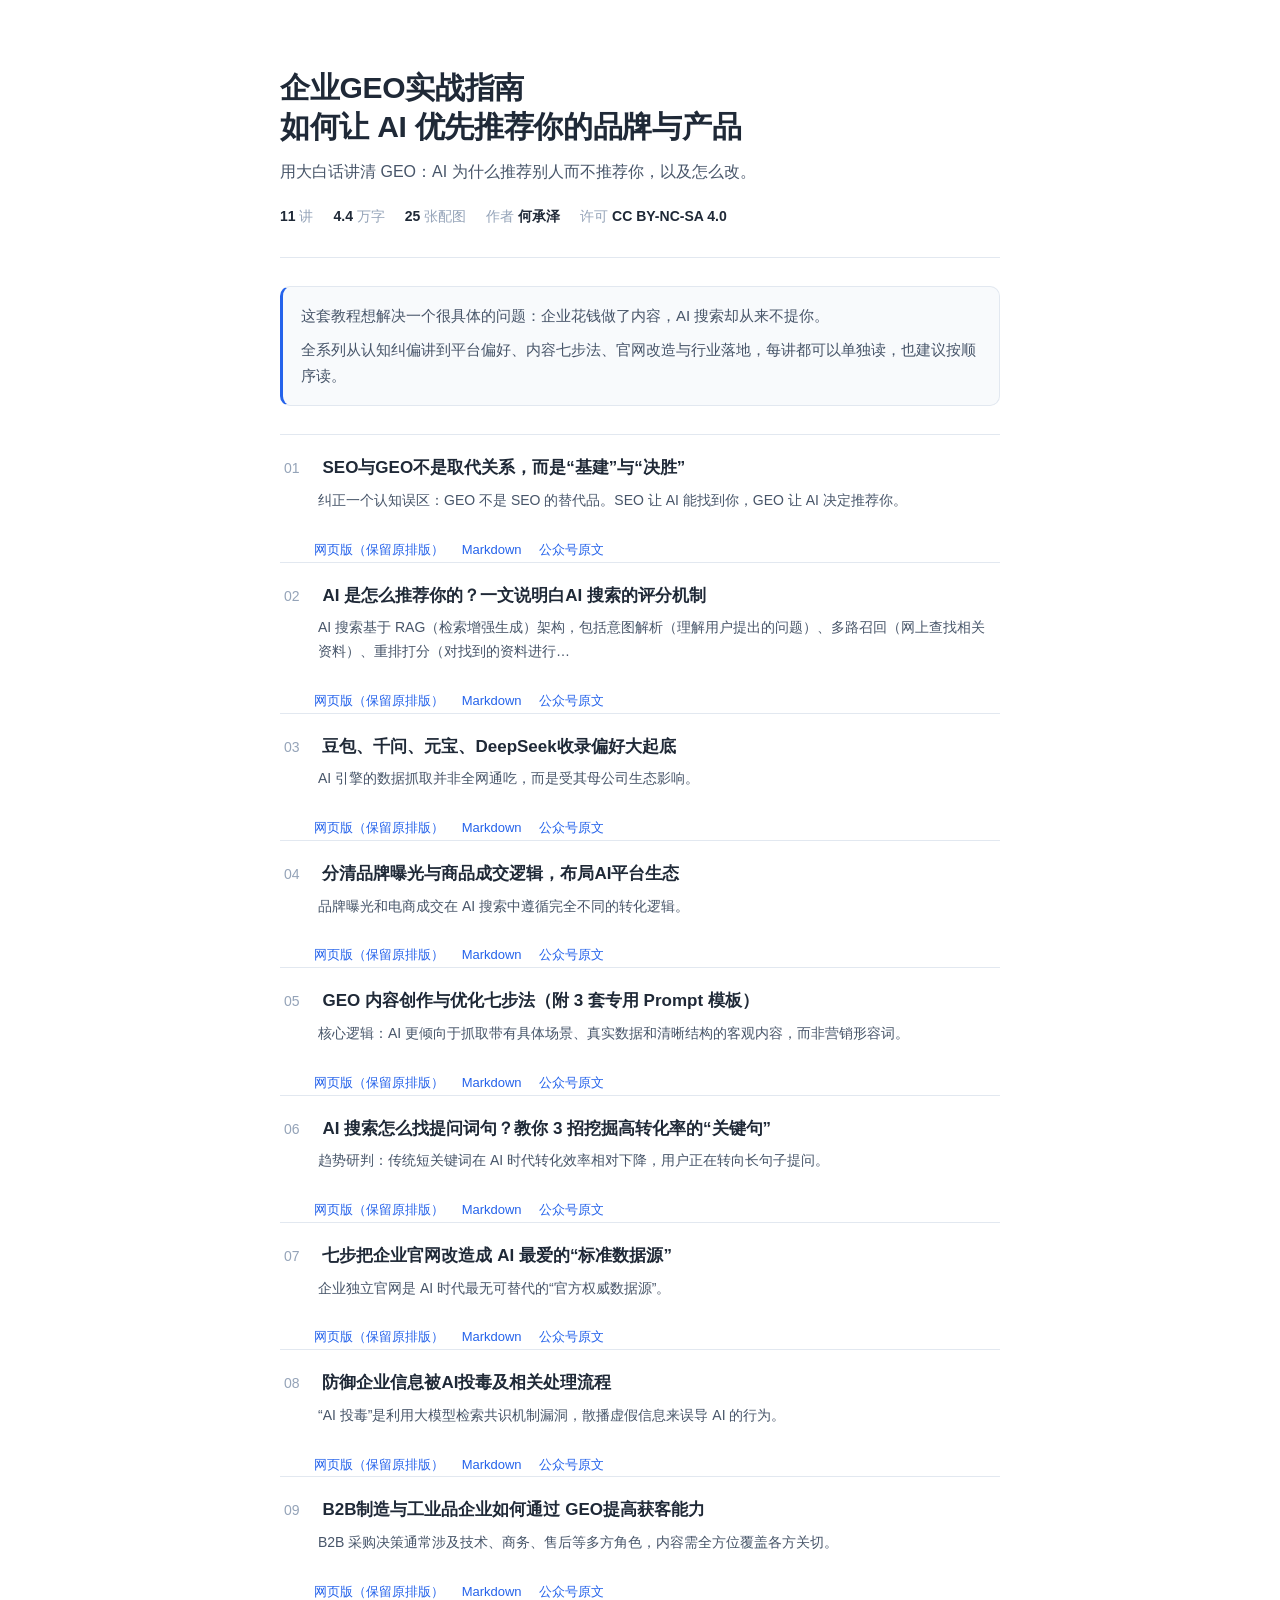
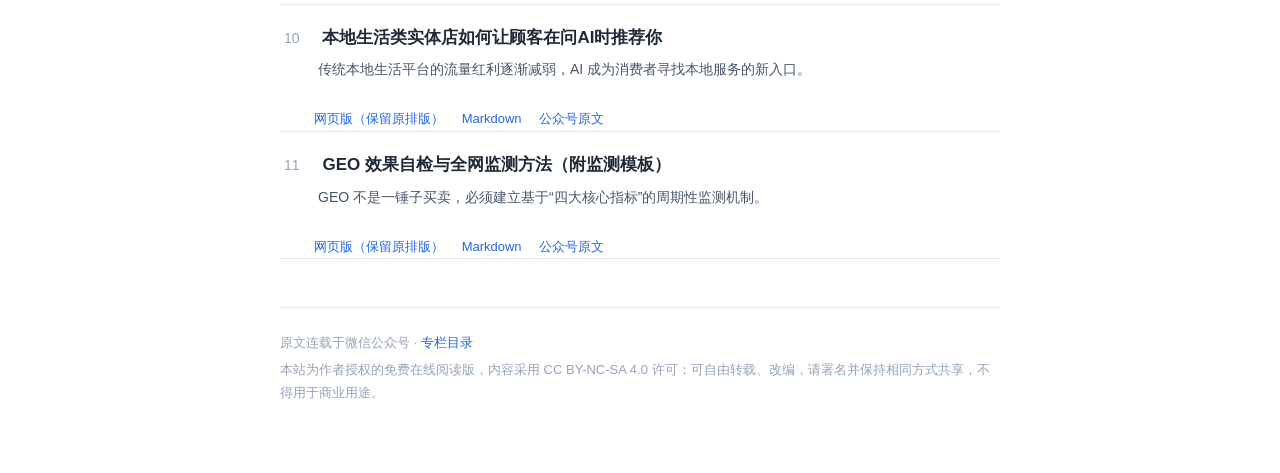
<file: index.html>
<!doctype html>
<html lang="zh-CN">
<head>
<meta charset="utf-8">
<meta name="viewport" content="width=device-width, initial-scale=1">
<title>企业GEO实战指南：如何让 AI 优先推荐你的品牌与产品</title>
<meta name="description" content="《企业GEO实战指南》完整 11 讲，讲清 GEO 是什么、AI 如何挑选内容、以及中小企业如何低成本落地。作者：何承泽。">
<meta name="author" content="何承泽">
<meta property="og:title" content="企业GEO实战指南：如何让 AI 优先推荐你的品牌与产品">
<meta property="og:type" content="website">
<link rel="stylesheet" href="assets/style.css">
</head>
<body>
<main class="page">
  <header class="hero">
    <h1>企业GEO实战指南<br>如何让 AI 优先推荐你的品牌与产品</h1>
    <p class="sub">用大白话讲清 GEO：AI 为什么推荐别人而不推荐你，以及怎么改。</p>
    <ul class="facts">
      <li><b>11</b> 讲</li>
      <li><b>4.4</b> 万字</li>
      <li><b>25</b> 张配图</li>
      <li>作者 <b>何承泽</b></li>
      <li>许可 <b>CC BY-NC-SA 4.0</b></li>
    </ul>
  </header>

  <div class="lede">
    <p>这套教程想解决一个很具体的问题：企业花钱做了内容，AI 搜索却从来不提你。</p>
    <p>全系列从认知纠偏讲到平台偏好、内容七步法、官网改造与行业落地，每讲都可以单独读，也建议按顺序读。</p>
  </div>

  <ol class="toc">
      <li>
        <a class="item" href="pages/01-seo-vs-geo.html">
          <span class="no">01</span>
          <span class="t">SEO与GEO不是取代关系，而是“基建”与“决胜”</span>
          <p class="d">纠正一个认知误区：GEO 不是 SEO 的替代品。SEO 让 AI 能找到你，GEO 让 AI 决定推荐你。</p>
        </a>
        <p class="links">
          <a href="pages/01-seo-vs-geo.html">网页版（保留原排版）</a>
          <a href="articles/01-seo-vs-geo.md">Markdown</a>
          <a href="https://mp.weixin.qq.com/s?__biz=MjM5NzU2MDI0Mg==&mid=2451311487&idx=1&sn=c6651f9a5aa7786757fb933194b6f86f" target="_blank" rel="noopener">公众号原文</a>
        </p>
      </li>
      <li>
        <a class="item" href="pages/02-how-ai-ranks-you.html">
          <span class="no">02</span>
          <span class="t">AI 是怎么推荐你的？一文说明白AI 搜索的评分机制</span>
          <p class="d">AI 搜索基于 RAG（检索增强生成）架构，包括意图解析（理解用户提出的问题）、多路召回（网上查找相关资料）、重排打分（对找到的资料进行…</p>
        </a>
        <p class="links">
          <a href="pages/02-how-ai-ranks-you.html">网页版（保留原排版）</a>
          <a href="articles/02-how-ai-ranks-you.md">Markdown</a>
          <a href="https://mp.weixin.qq.com/s?__biz=MjM5NzU2MDI0Mg==&mid=2451311497&idx=1&sn=9b84d8147e8ba2cfc903c0906b3e4fb8" target="_blank" rel="noopener">公众号原文</a>
        </p>
      </li>
      <li>
        <a class="item" href="pages/03-ai-platform-indexing.html">
          <span class="no">03</span>
          <span class="t">豆包、千问、元宝、DeepSeek收录偏好大起底</span>
          <p class="d">AI 引擎的数据抓取并非全网通吃，而是受其母公司生态影响。</p>
        </a>
        <p class="links">
          <a href="pages/03-ai-platform-indexing.html">网页版（保留原排版）</a>
          <a href="articles/03-ai-platform-indexing.md">Markdown</a>
          <a href="https://mp.weixin.qq.com/s?__biz=MjM5NzU2MDI0Mg==&mid=2451311502&idx=1&sn=6a6a10f794f96358fef0a1785dc8bb55" target="_blank" rel="noopener">公众号原文</a>
        </p>
      </li>
      <li>
        <a class="item" href="pages/04-brand-vs-conversion.html">
          <span class="no">04</span>
          <span class="t">分清品牌曝光与商品成交逻辑，布局AI平台生态</span>
          <p class="d">品牌曝光和电商成交在 AI 搜索中遵循完全不同的转化逻辑。</p>
        </a>
        <p class="links">
          <a href="pages/04-brand-vs-conversion.html">网页版（保留原排版）</a>
          <a href="articles/04-brand-vs-conversion.md">Markdown</a>
          <a href="https://mp.weixin.qq.com/s?__biz=MjM5NzU2MDI0Mg==&mid=2451311510&idx=1&sn=bcb13b71bcbfb056ba58dd0bddc89e9d" target="_blank" rel="noopener">公众号原文</a>
        </p>
      </li>
      <li>
        <a class="item" href="pages/05-content-playbook.html">
          <span class="no">05</span>
          <span class="t">GEO 内容创作与优化七步法（附 3 套专用 Prompt 模板）</span>
          <p class="d">核心逻辑：AI 更倾向于抓取带有具体场景、真实数据和清晰结构的客观内容，而非营销形容词。</p>
        </a>
        <p class="links">
          <a href="pages/05-content-playbook.html">网页版（保留原排版）</a>
          <a href="articles/05-content-playbook.md">Markdown</a>
          <a href="https://mp.weixin.qq.com/s?__biz=MjM5NzU2MDI0Mg==&mid=2451311515&idx=1&sn=230b49e505e6b8933792d9d69bd19b94" target="_blank" rel="noopener">公众号原文</a>
        </p>
      </li>
      <li>
        <a class="item" href="pages/06-query-mining.html">
          <span class="no">06</span>
          <span class="t">AI 搜索怎么找提问词句？教你 3 招挖掘高转化率的“关键句”</span>
          <p class="d">趋势研判：传统短关键词在 AI 时代转化效率相对下降，用户正在转向长句子提问。</p>
        </a>
        <p class="links">
          <a href="pages/06-query-mining.html">网页版（保留原排版）</a>
          <a href="articles/06-query-mining.md">Markdown</a>
          <a href="https://mp.weixin.qq.com/s?__biz=MjM5NzU2MDI0Mg==&mid=2451311521&idx=1&sn=8304df277ec75d612490dea7dcc09532" target="_blank" rel="noopener">公众号原文</a>
        </p>
      </li>
      <li>
        <a class="item" href="pages/07-website-as-datasource.html">
          <span class="no">07</span>
          <span class="t">七步把企业官网改造成 AI 最爱的“标准数据源”</span>
          <p class="d">企业独立官网是 AI 时代最无可替代的“官方权威数据源”。</p>
        </a>
        <p class="links">
          <a href="pages/07-website-as-datasource.html">网页版（保留原排版）</a>
          <a href="articles/07-website-as-datasource.md">Markdown</a>
          <a href="https://mp.weixin.qq.com/s?__biz=MjM5NzU2MDI0Mg==&mid=2451311535&idx=1&sn=dba4b69e53337f332fdc59401ee03036" target="_blank" rel="noopener">公众号原文</a>
        </p>
      </li>
      <li>
        <a class="item" href="pages/08-defend-ai-poisoning.html">
          <span class="no">08</span>
          <span class="t">防御企业信息被AI投毒及相关处理流程</span>
          <p class="d">“AI 投毒”是利用大模型检索共识机制漏洞，散播虚假信息来误导 AI 的行为。</p>
        </a>
        <p class="links">
          <a href="pages/08-defend-ai-poisoning.html">网页版（保留原排版）</a>
          <a href="articles/08-defend-ai-poisoning.md">Markdown</a>
          <a href="https://mp.weixin.qq.com/s?__biz=MjM5NzU2MDI0Mg==&mid=2451311543&idx=1&sn=6e3e6fcca23857b43d527bd72eec2ab8" target="_blank" rel="noopener">公众号原文</a>
        </p>
      </li>
      <li>
        <a class="item" href="pages/09-b2b-manufacturing.html">
          <span class="no">09</span>
          <span class="t">B2B制造与工业品企业如何通过 GEO提高获客能力</span>
          <p class="d">B2B 采购决策通常涉及技术、商务、售后等多方角色，内容需全方位覆盖各方关切。</p>
        </a>
        <p class="links">
          <a href="pages/09-b2b-manufacturing.html">网页版（保留原排版）</a>
          <a href="articles/09-b2b-manufacturing.md">Markdown</a>
          <a href="https://mp.weixin.qq.com/s?__biz=MjM5NzU2MDI0Mg==&mid=2451311549&idx=1&sn=ac3693b6561bd1c429796e3f96dbf187" target="_blank" rel="noopener">公众号原文</a>
        </p>
      </li>
      <li>
        <a class="item" href="pages/10-local-business.html">
          <span class="no">10</span>
          <span class="t">本地生活类实体店如何让顾客在问AI时推荐你</span>
          <p class="d">传统本地生活平台的流量红利逐渐减弱，AI 成为消费者寻找本地服务的新入口。</p>
        </a>
        <p class="links">
          <a href="pages/10-local-business.html">网页版（保留原排版）</a>
          <a href="articles/10-local-business.md">Markdown</a>
          <a href="https://mp.weixin.qq.com/s?__biz=MjM5NzU2MDI0Mg==&mid=2451311556&idx=1&sn=406c89da77322f8f77565d48d95e6175" target="_blank" rel="noopener">公众号原文</a>
        </p>
      </li>
      <li>
        <a class="item" href="pages/11-monitoring-selfcheck.html">
          <span class="no">11</span>
          <span class="t">GEO 效果自检与全网监测方法（附监测模板）</span>
          <p class="d">GEO 不是一锤子买卖，必须建立基于“四大核心指标”的周期性监测机制。</p>
        </a>
        <p class="links">
          <a href="pages/11-monitoring-selfcheck.html">网页版（保留原排版）</a>
          <a href="articles/11-monitoring-selfcheck.md">Markdown</a>
          <a href="https://mp.weixin.qq.com/s/3wzqZ_Zvr5RxJ557boUI1w" target="_blank" rel="noopener">公众号原文</a>
        </p>
      </li>
  </ol>

  <footer class="site-foot">
    <p>原文连载于微信公众号 · <a href="https://mp.weixin.qq.com/mp/appmsgalbum?__biz=MjM5NzU2MDI0Mg==&action=getalbum&album_id=4766401206393241601" target="_blank" rel="noopener">专栏目录</a></p>
    <p>本站为作者授权的免费在线阅读版，内容采用 CC BY-NC-SA 4.0 许可：可自由转载、改编，请署名并保持相同方式共享，不得用于商业用途。</p>
  </footer>
</main>
</body>
</html>
</file>
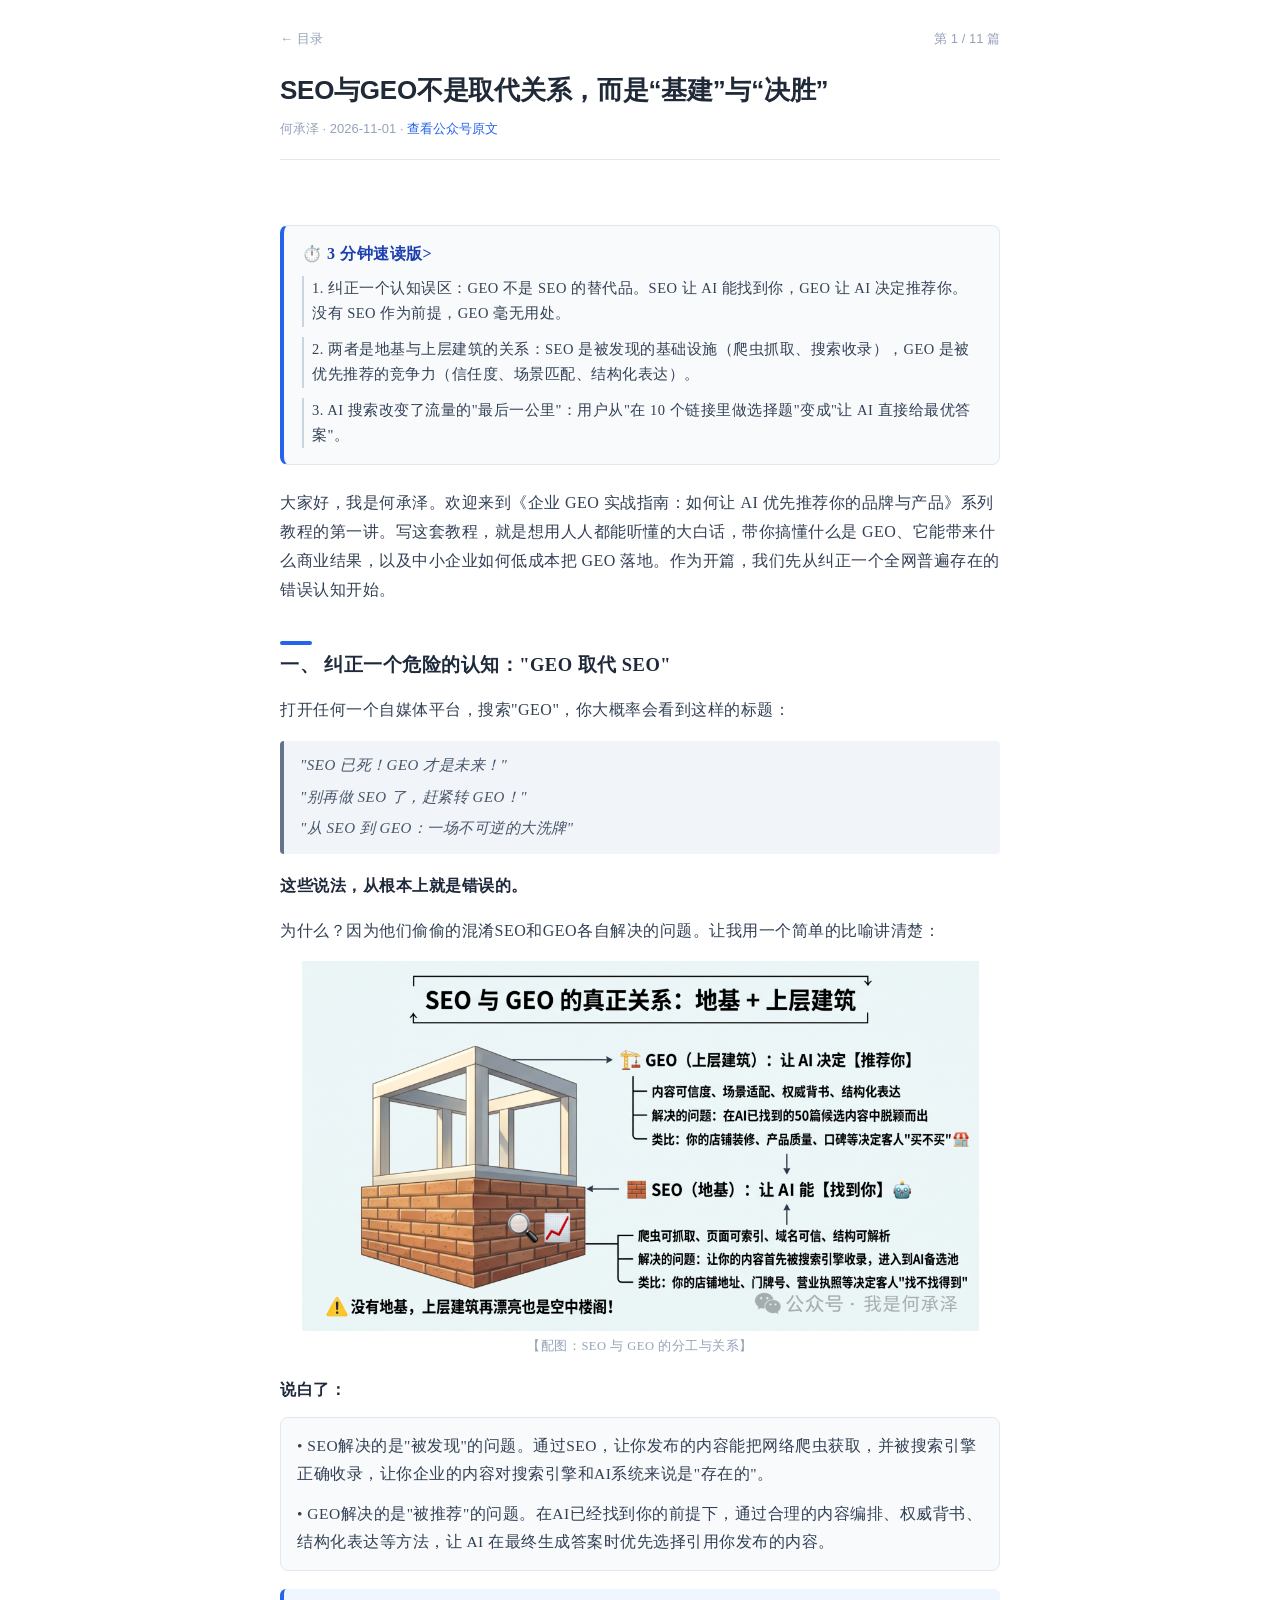
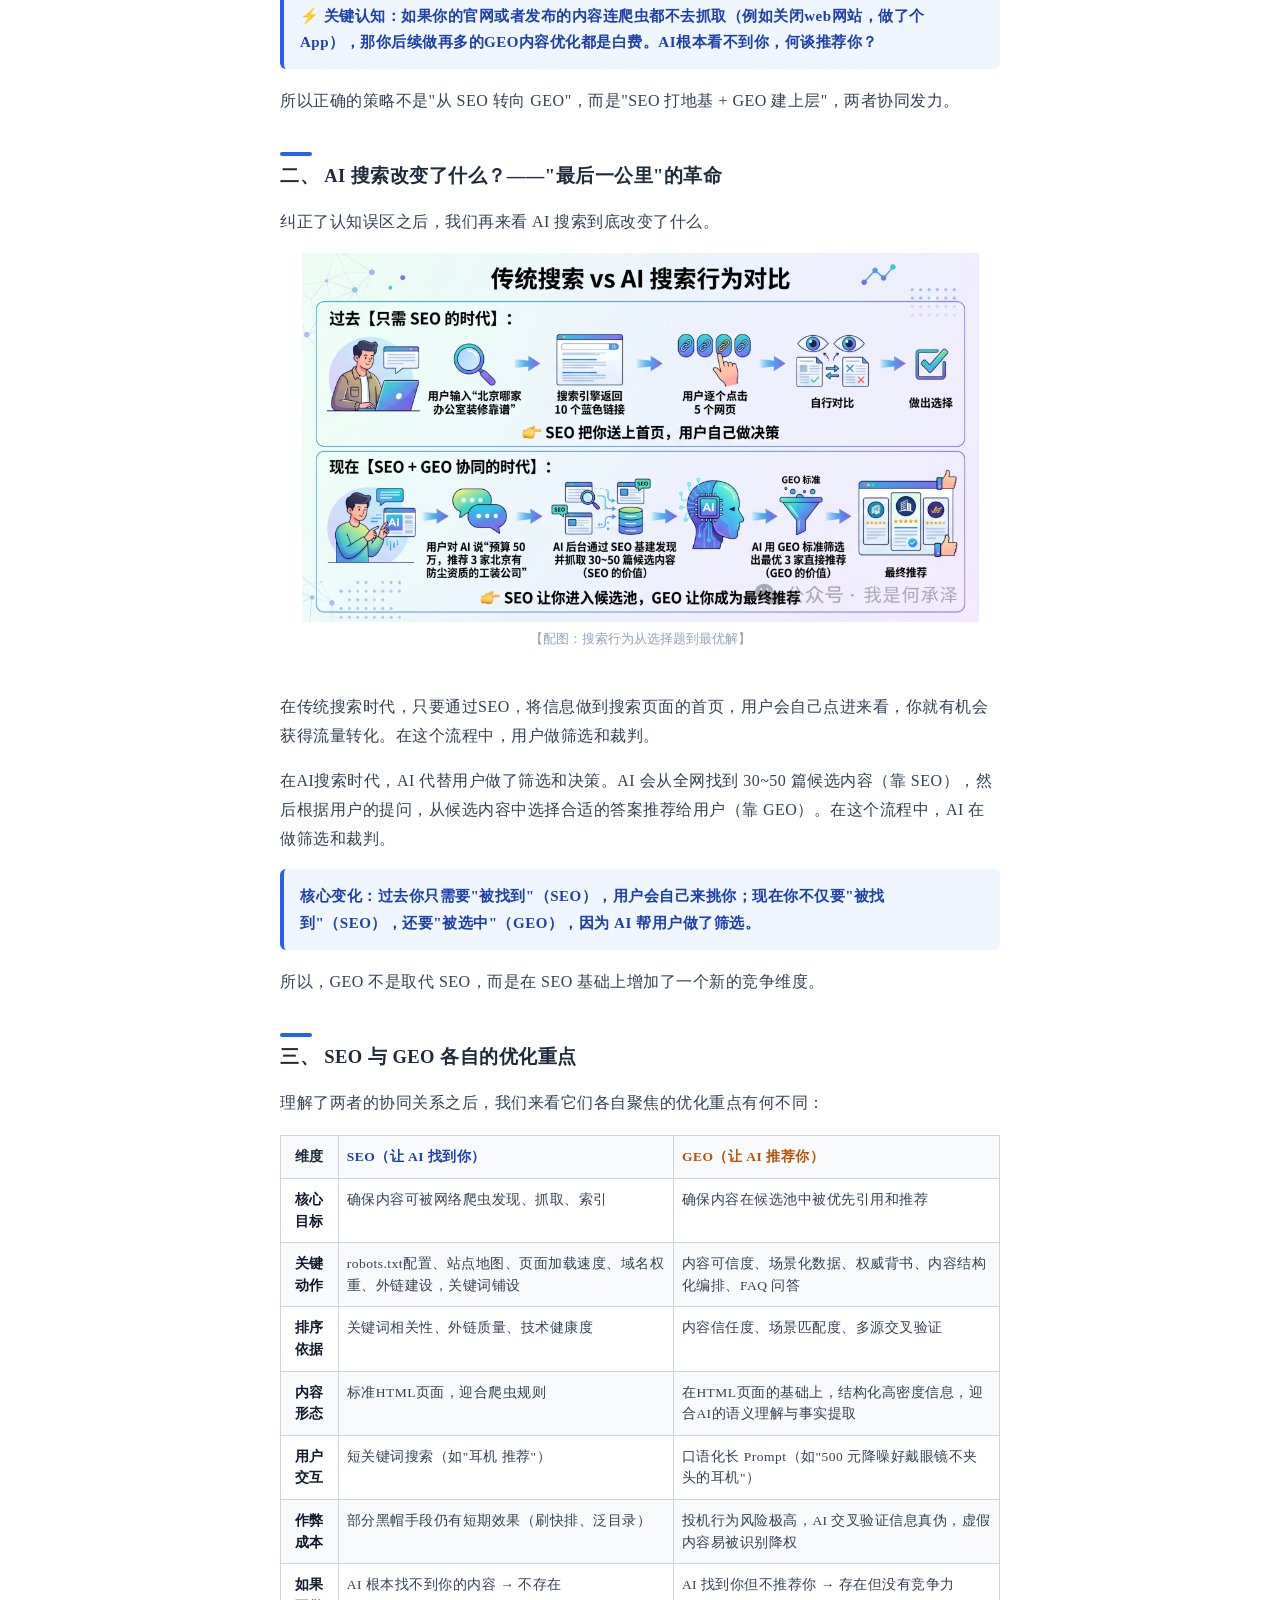
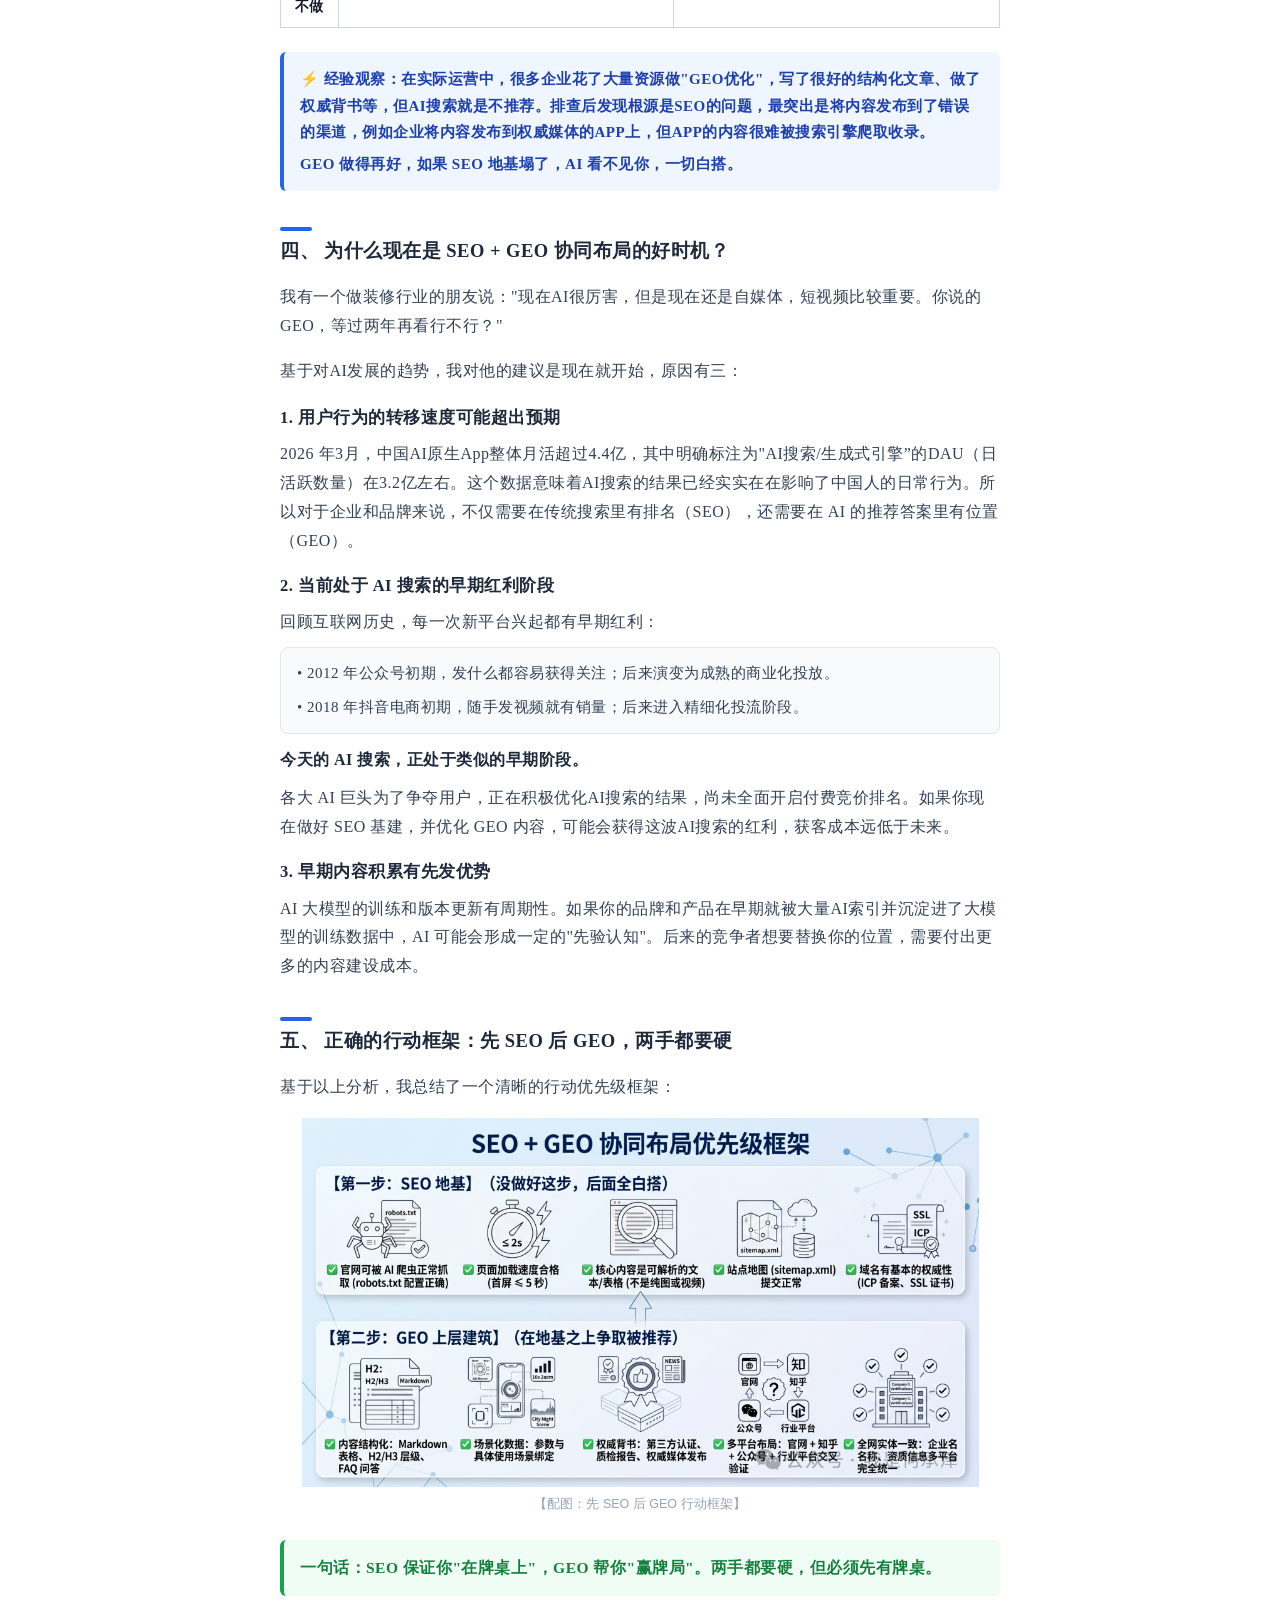
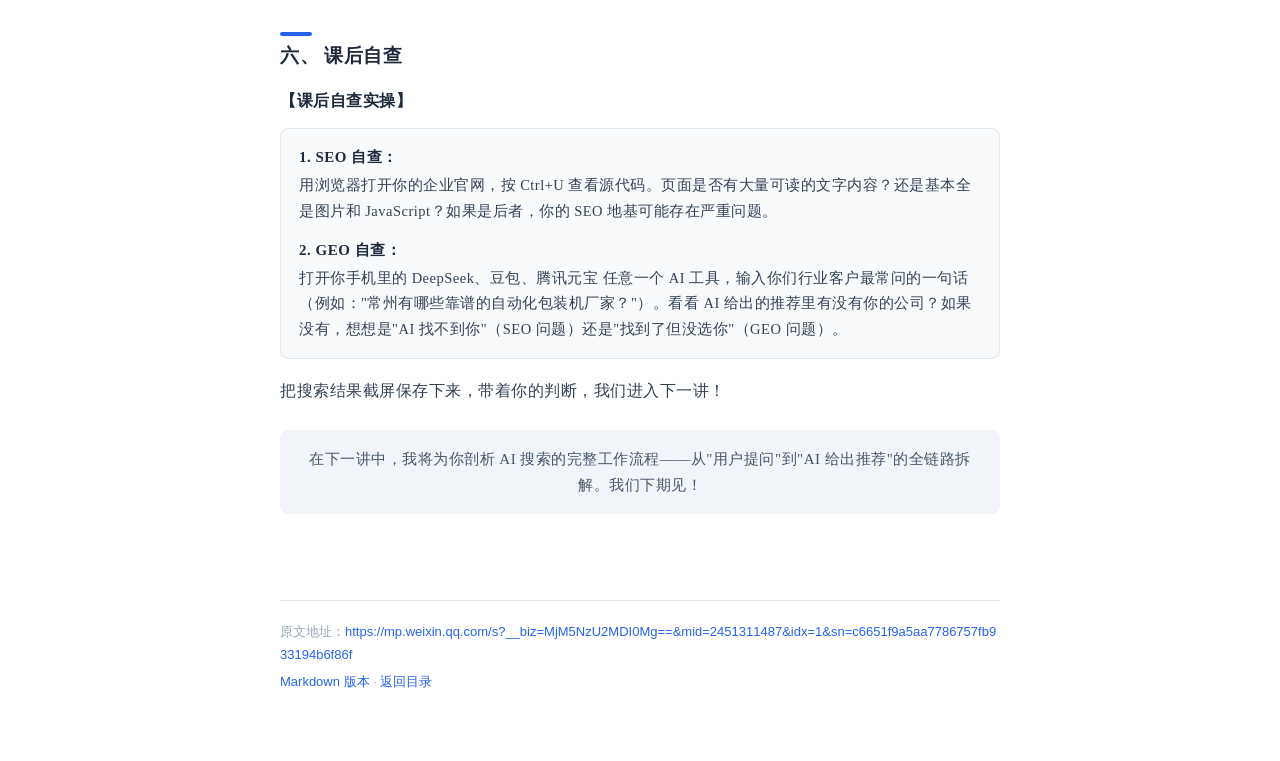
<file: pages/01-seo-vs-geo.html>
<!doctype html>
<html lang="zh-CN">
<head>
<meta charset="utf-8">
<meta name="viewport" content="width=device-width, initial-scale=1">
<meta name="author" content="何承泽">
<title>SEO与GEO不是取代关系，而是“基建”与“决胜” · 企业GEO实战指南</title>
<meta name="description" content="《企业GEO实战指南》第 1 篇：SEO与GEO不是取代关系，而是“基建”与“决胜”">
<link rel="stylesheet" href="../assets/style.css">
</head>
<body>
<main class="page">
  <nav class="crumb"><a href="../index.html">← 目录</a><span>第 1 / 11 篇</span></nav>
  <header class="page-head">
    <h1>SEO与GEO不是取代关系，而是“基建”与“决胜”</h1>
    <p class="meta">何承泽 · 2026-11-01 · <a href="https://mp.weixin.qq.com/s?__biz=MjM5NzU2MDI0Mg==&mid=2451311487&idx=1&sn=c6651f9a5aa7786757fb933194b6f86f" target="_blank" rel="noopener">查看公众号原文</a></p>
  </header>
  <article class="rich">
<section style="color: rgb(51, 51, 51); font-family: &quot;Noto Sans SC&quot;; font-size: 16px; font-style: normal; font-variant-ligatures: normal; font-variant-caps: normal; font-weight: 400; letter-spacing: 0.5px; orphans: 2; text-align: left; text-indent: 0px; text-transform: none; widows: 2; word-spacing: 0px; -webkit-text-stroke-width: 0px; white-space: normal; text-decoration-thickness: initial; text-decoration-style: initial; text-decoration-color: initial; margin: 0px 0px 20px; visibility: visible;"><section style="display: flex; align-items: center; font-size: 13px; color: rgb(100, 116, 139); line-height: 19.5px; margin: 0px 0px 10px; visibility: visible;"><section data-ignore-width="" style="display: inline-block; visibility: visible;"><span style="visibility: visible;"><br style="visibility: visible;"></span></section></section></section><section style="color: rgb(51, 51, 51); font-family: &quot;Noto Sans SC&quot;; font-size: 16px; font-style: normal; font-variant-ligatures: normal; font-variant-caps: normal; font-weight: 400; letter-spacing: 0.5px; orphans: 2; text-align: left; text-indent: 0px; text-transform: none; widows: 2; word-spacing: 0px; -webkit-text-stroke-width: 0px; white-space: normal; text-decoration-thickness: initial; text-decoration-style: initial; text-decoration-color: initial; background: rgb(248, 250, 252); border-width: 1px 1px 1px 4px; border-style: solid; border-color: rgb(226, 232, 240) rgb(226, 232, 240) rgb(226, 232, 240) rgb(37, 99, 235); border-image: none; border-radius: 8px; padding: 16px 18px; margin: 0px 0px 24px; box-sizing: border-box; visibility: visible;"><p style="margin: 0px 0px 10px; font-size: 16px; font-weight: 700; color: rgb(30, 64, 175); line-height: 24px; visibility: visible;"><span style="visibility: visible;">⏱️ 3 分钟速读版&gt;</span></p><section style="margin: 0px 0px 10px; padding-left: 8px; border-left: 2px solid rgb(203, 213, 225); visibility: visible;"><p style="margin: 0px; font-size: 14.5px; color: rgb(51, 65, 85); line-height: 25.375px; visibility: visible;"><span style="visibility: visible;">1. 纠正一个认知误区：GEO 不是 SEO 的替代品。SEO 让 AI 能找到你，GEO 让 AI 决定推荐你。没有 SEO 作为前提，GEO 毫无用处。</span></p></section><section style="margin: 0px 0px 10px; padding-left: 8px; border-left: 2px solid rgb(203, 213, 225); visibility: visible;"><p style="margin: 0px; font-size: 14.5px; color: rgb(51, 65, 85); line-height: 25.375px; visibility: visible;"><span style="visibility: visible;">2. 两者是地基与上层建筑的关系：SEO 是被发现的基础设施（爬虫抓取、搜索收录），GEO 是被优先推荐的竞争力（信任度、场景匹配、结构化表达）。</span></p></section><section style="margin: 0px; padding-left: 8px; border-left: 2px solid rgb(203, 213, 225); visibility: visible;"><p style="margin: 0px; font-size: 14.5px; color: rgb(51, 65, 85); line-height: 25.375px; visibility: visible;"><span style="visibility: visible;">3. AI 搜索改变了流量的"最后一公里"：用户从"在 10 个链接里做选择题"变成"让 AI 直接给最优答案"。</span></p></section></section><p style="font-family: &quot;Noto Sans SC&quot;; font-size: 16px; font-style: normal; font-variant-ligatures: normal; font-variant-caps: normal; font-weight: 400; letter-spacing: 0.5px; orphans: 2; text-align: left; text-indent: 0px; text-transform: none; widows: 2; word-spacing: 0px; -webkit-text-stroke-width: 0px; white-space: normal; text-decoration-thickness: initial; text-decoration-style: initial; text-decoration-color: initial; margin: 0px 0px 18px; line-height: 28.8px; color: rgb(51, 65, 85); visibility: visible;"><span style="visibility: visible;">大家好，我是何承泽。欢迎来到《企业 GEO 实战指南：如何让 AI 优先推荐你的品牌与产品》系列教程的第一讲。写这套教程，就是想用人人都能听懂的大白话，带你搞懂什么是 GEO、它能带来什么商业结果，以及中小企业如何低成本把 GEO 落地。作为开篇，我们先从纠正一个全网普遍存在的错误认知开始。</span></p><section style="color: rgb(51, 51, 51); font-family: &quot;Noto Sans SC&quot;; font-size: 16px; font-style: normal; font-variant-ligatures: normal; font-variant-caps: normal; font-weight: 400; letter-spacing: 0.5px; orphans: 2; text-align: left; text-indent: 0px; text-transform: none; widows: 2; word-spacing: 0px; -webkit-text-stroke-width: 0px; white-space: normal; text-decoration-thickness: initial; text-decoration-style: initial; text-decoration-color: initial; margin: 36px 0px 18px; visibility: visible;"><section data-ignore-width="" style="height: 4px; width: 32px; border-radius: 2px; background: rgb(37, 99, 235); margin: 0px 0px 8px; visibility: visible;"><span style="visibility: visible;"><br style="visibility: visible;"></span></section><h2 style="font-size: 18.5px; font-weight: 700; color: rgb(30, 41, 59); line-height: 25.9px; margin: 0px; padding: 0px; visibility: visible;"><span style="visibility: visible;">一、 纠正一个危险的认知："GEO 取代 SEO"</span></h2></section><p style="font-family: &quot;Noto Sans SC&quot;; font-size: 16px; font-style: normal; font-variant-ligatures: normal; font-variant-caps: normal; font-weight: 400; letter-spacing: 0.5px; orphans: 2; text-align: left; text-indent: 0px; text-transform: none; widows: 2; word-spacing: 0px; -webkit-text-stroke-width: 0px; white-space: normal; text-decoration-thickness: initial; text-decoration-style: initial; text-decoration-color: initial; margin: 0px 0px 16px; line-height: 28.8px; color: rgb(51, 65, 85); visibility: visible;"><span style="visibility: visible;">打开任何一个自媒体平台，搜索"GEO"，你大概率会看到这样的标题：</span></p><section style="color: rgb(51, 51, 51);font-family: &quot;Noto Sans SC&quot;;font-size: 16px;font-style: normal;font-variant-ligatures: normal;font-variant-caps: normal;font-weight: 400;letter-spacing: 0.5px;orphans: 2;text-align: left;text-indent: 0px;text-transform: none;widows: 2;word-spacing: 0px;-webkit-text-stroke-width: 0px;white-space: normal;text-decoration-thickness: initial;text-decoration-style: initial;text-decoration-color: initial;background: rgb(241, 245, 249);border-left: 4px solid rgb(100, 116, 139);border-radius: 4px;padding: 12px 16px;margin: 0px 0px 18px;box-sizing: border-box;"><p style="margin: 0px 0px 6px;font-size: 15px;color: rgb(71, 85, 105);line-height: 25.5px;font-style: italic;"><span>"SEO 已死！GEO 才是未来！"</span></p><p style="margin: 0px 0px 6px;font-size: 15px;color: rgb(71, 85, 105);line-height: 25.5px;font-style: italic;"><span>"别再做 SEO 了，赶紧转 GEO！"</span></p><p style="margin: 0px;font-size: 15px;color: rgb(71, 85, 105);line-height: 25.5px;font-style: italic;"><span>"从 SEO 到 GEO：一场不可逆的大洗牌"</span></p></section><p style="font-family: &quot;Noto Sans SC&quot;;font-size: 16px;font-style: normal;font-variant-ligatures: normal;font-variant-caps: normal;letter-spacing: 0.5px;orphans: 2;text-align: left;text-indent: 0px;text-transform: none;widows: 2;word-spacing: 0px;-webkit-text-stroke-width: 0px;white-space: normal;text-decoration-thickness: initial;text-decoration-style: initial;text-decoration-color: initial;margin: 0px 0px 16px;line-height: 28.8px;font-weight: 700;color: rgb(30, 41, 59);"><span>这些说法，从根本上就是错误的。</span></p><p style="font-family: &quot;Noto Sans SC&quot;;font-size: 16px;font-style: normal;font-variant-ligatures: normal;font-variant-caps: normal;font-weight: 400;letter-spacing: 0.5px;orphans: 2;text-align: left;text-indent: 0px;text-transform: none;widows: 2;word-spacing: 0px;-webkit-text-stroke-width: 0px;white-space: normal;text-decoration-thickness: initial;text-decoration-style: initial;text-decoration-color: initial;margin: 0px 0px 16px;line-height: 28.8px;color: rgb(51, 65, 85);"><span>为什么？因为他们偷偷的混淆SEO和GEO各自解决的问题。让我用一个简单的比喻讲清楚：</span></p><section style="text-align: center;" nodeleaf=""><img class="rich_pages wxw-img js_insertlocalimg js_img_placeholder wx_img_placeholder" data-aistatus="1" data-imgfileid="303827833" data-ratio="0.5453703703703704" data-s="300,640" data-type="jpeg" data-w="1080" type="block" data-original-style="null" data-index="2" src="../assets/images/01-seo-vs-geo/01.png" _width="677px" style="aspect-ratio: calc(1.83362) / 1; width: 677px !important; height: auto !important;" alt="图片"></section><p style="font-family: &quot;Noto Sans SC&quot;;font-size: 16px;font-style: normal;font-variant-ligatures: normal;font-variant-caps: normal;font-weight: 400;letter-spacing: 0.5px;orphans: 2;text-align: center;text-indent: 0px;text-transform: none;widows: 2;word-spacing: 0px;-webkit-text-stroke-width: 0px;white-space: normal;text-decoration-thickness: initial;text-decoration-style: initial;text-decoration-color: initial;margin: 0px 0px 16px;line-height: 28.8px;color: rgb(51, 65, 85);"><span style="color: rgb(148, 163, 184);font-family: &quot;Noto Sans SC&quot;;font-size: 12.5px;font-style: normal;font-variant-ligatures: normal;font-variant-caps: normal;font-weight: 400;letter-spacing: 0.5px;orphans: 2;text-indent: 0px;text-transform: none;widows: 2;word-spacing: 0px;-webkit-text-stroke-width: 0px;text-decoration-thickness: initial;text-decoration-style: initial;text-decoration-color: initial;float: none;display: inline !important;"><span>【配图：SEO 与 GEO 的分工与关系】</span></span></p><p style="font-family: &quot;Noto Sans SC&quot;;font-size: 16px;font-style: normal;font-variant-ligatures: normal;font-variant-caps: normal;letter-spacing: 0.5px;orphans: 2;text-align: left;text-indent: 0px;text-transform: none;widows: 2;word-spacing: 0px;-webkit-text-stroke-width: 0px;white-space: normal;text-decoration-thickness: initial;text-decoration-style: initial;text-decoration-color: initial;margin: 0px 0px 12px;line-height: 28.8px;font-weight: 700;color: rgb(30, 41, 59);"><span>说白了：</span></p><section style="color: rgb(51, 51, 51);font-family: &quot;Noto Sans SC&quot;;font-size: 16px;font-style: normal;font-variant-ligatures: normal;font-variant-caps: normal;font-weight: 400;letter-spacing: 0.5px;orphans: 2;text-align: left;text-indent: 0px;text-transform: none;widows: 2;word-spacing: 0px;-webkit-text-stroke-width: 0px;white-space: normal;text-decoration-thickness: initial;text-decoration-style: initial;text-decoration-color: initial;background: rgb(248, 250, 252);border: 1px solid rgb(226, 232, 240);border-radius: 8px;padding: 14px 16px;margin: 0px 0px 18px;box-sizing: border-box;"><section style="margin: 0px 0px 12px;"><p style="margin: 0px;font-size: 15.5px;line-height: 27.9px;color: rgb(51, 65, 85);"><span>• SEO解决的是"被发现"的问题。通过SEO，让你发布的内容能把网络爬虫获取，并被搜索引擎正确收录，让你企业的内容对搜索引擎和AI系统来说是"存在的"。</span></p></section><section style="margin: 0px;"><p style="margin: 0px;font-size: 15.5px;line-height: 27.9px;color: rgb(51, 65, 85);"><span>• GEO解决的是"被推荐"的问题。在AI已经找到你的前提下，通过合理的内容编排、权威背书、结构化表达等方法，让 AI 在最终生成答案时优先选择引用你发布的内容。</span></p></section></section><section style="color: rgb(51, 51, 51);font-family: &quot;Noto Sans SC&quot;;font-size: 16px;font-style: normal;font-variant-ligatures: normal;font-variant-caps: normal;font-weight: 400;letter-spacing: 0.5px;orphans: 2;text-align: left;text-indent: 0px;text-transform: none;widows: 2;word-spacing: 0px;-webkit-text-stroke-width: 0px;white-space: normal;text-decoration-thickness: initial;text-decoration-style: initial;text-decoration-color: initial;background: rgb(239, 246, 255);border-left: 4px solid rgb(37, 99, 235);border-radius: 6px;padding: 14px 16px;margin: 0px 0px 18px;box-sizing: border-box;"><p style="margin: 0px;font-size: 15px;line-height: 26.25px;color: rgb(30, 64, 175);font-weight: 600;"><span>⚡ 关键认知：如果你的官网或者发布的内容连爬虫都不去抓取（例如关闭web网站，做了个App），那你后续做再多的GEO内容优化都是白费。AI根本看不到你，何谈推荐你？</span></p></section><p style="font-family: &quot;Noto Sans SC&quot;;font-size: 16px;font-style: normal;font-variant-ligatures: normal;font-variant-caps: normal;font-weight: 400;letter-spacing: 0.5px;orphans: 2;text-align: left;text-indent: 0px;text-transform: none;widows: 2;word-spacing: 0px;-webkit-text-stroke-width: 0px;white-space: normal;text-decoration-thickness: initial;text-decoration-style: initial;text-decoration-color: initial;margin: 0px 0px 24px;line-height: 28.8px;color: rgb(51, 65, 85);"><span>所以正确的策略不是"从 SEO 转向 GEO"，而是"SEO 打地基 + GEO 建上层"，两者协同发力。</span></p><section style="color: rgb(51, 51, 51);font-family: &quot;Noto Sans SC&quot;;font-size: 16px;font-style: normal;font-variant-ligatures: normal;font-variant-caps: normal;font-weight: 400;letter-spacing: 0.5px;orphans: 2;text-align: left;text-indent: 0px;text-transform: none;widows: 2;word-spacing: 0px;-webkit-text-stroke-width: 0px;white-space: normal;text-decoration-thickness: initial;text-decoration-style: initial;text-decoration-color: initial;margin: 36px 0px 18px;"><section data-ignore-width="" style="height: 4px;width: 32px;border-radius: 2px;background: rgb(37, 99, 235);margin: 0px 0px 8px;"><span><br></span></section><h2 style="font-size: 18.5px;font-weight: 700;color: rgb(30, 41, 59);line-height: 25.9px;margin: 0px;padding: 0px;"><span>二、 AI 搜索改变了什么？——"最后一公里"的革命</span></h2></section><p style="font-family: &quot;Noto Sans SC&quot;;font-size: 16px;font-style: normal;font-variant-ligatures: normal;font-variant-caps: normal;font-weight: 400;letter-spacing: 0.5px;orphans: 2;text-align: left;text-indent: 0px;text-transform: none;widows: 2;word-spacing: 0px;-webkit-text-stroke-width: 0px;white-space: normal;text-decoration-thickness: initial;text-decoration-style: initial;text-decoration-color: initial;margin: 0px 0px 16px;line-height: 28.8px;color: rgb(51, 65, 85);"><span>纠正了认知误区之后，我们再来看 AI 搜索到底改变了什么。</span></p><section style="text-align: center;" nodeleaf=""><img class="rich_pages wxw-img js_insertlocalimg js_img_placeholder wx_img_placeholder" data-aistatus="1" data-imgfileid="303827834" data-ratio="0.5453703703703704" data-s="300,640" data-type="jpeg" data-w="1080" type="block" data-original-style="null" data-index="3" src="../assets/images/01-seo-vs-geo/02.png" _width="677px" style="aspect-ratio: calc(1.83362) / 1; width: 677px !important; height: auto !important;" alt="图片"></section><p style="margin: 8px 0px 0px;font-size: 12.5px;color: rgb(148, 163, 184);line-height: 18.75px;text-align: center;"><span>【配图：搜索行为从选择题到最优解】</span></p><p style="font-family: &quot;Noto Sans SC&quot;;font-size: 16px;font-style: normal;font-variant-ligatures: normal;font-variant-caps: normal;font-weight: 400;letter-spacing: 0.5px;orphans: 2;text-align: left;text-indent: 0px;text-transform: none;widows: 2;word-spacing: 0px;-webkit-text-stroke-width: 0px;white-space: normal;text-decoration-thickness: initial;text-decoration-style: initial;text-decoration-color: initial;margin: 0px 0px 16px;line-height: 28.8px;color: rgb(51, 65, 85);"><span><br></span></p><p style="font-family: &quot;Noto Sans SC&quot;;font-size: 16px;font-style: normal;font-variant-ligatures: normal;font-variant-caps: normal;font-weight: 400;letter-spacing: 0.5px;orphans: 2;text-align: left;text-indent: 0px;text-transform: none;widows: 2;word-spacing: 0px;-webkit-text-stroke-width: 0px;white-space: normal;text-decoration-thickness: initial;text-decoration-style: initial;text-decoration-color: initial;margin: 0px 0px 16px;line-height: 28.8px;color: rgb(51, 65, 85);"><span>在传统搜索时代，只要通过SEO，将信息做到搜索页面的首页，用户会自己点进来看，你就有机会获得流量转化。在这个流程中，用户做筛选和裁判。</span></p><p style="font-family: &quot;Noto Sans SC&quot;;font-size: 16px;font-style: normal;font-variant-ligatures: normal;font-variant-caps: normal;font-weight: 400;letter-spacing: 0.5px;orphans: 2;text-align: left;text-indent: 0px;text-transform: none;widows: 2;word-spacing: 0px;-webkit-text-stroke-width: 0px;white-space: normal;text-decoration-thickness: initial;text-decoration-style: initial;text-decoration-color: initial;margin: 0px 0px 16px;line-height: 28.8px;color: rgb(51, 65, 85);"><span>在AI搜索时代，AI 代替用户做了筛选和决策。AI 会从全网找到 30~50 篇候选内容（靠 SEO），然后根据用户的提问，从候选内容中选择合适的答案推荐给用户（靠 GEO）。在这个流程中，AI 在做筛选和裁判。</span></p><section style="color: rgb(51, 51, 51);font-family: &quot;Noto Sans SC&quot;;font-size: 16px;font-style: normal;font-variant-ligatures: normal;font-variant-caps: normal;font-weight: 400;letter-spacing: 0.5px;orphans: 2;text-align: left;text-indent: 0px;text-transform: none;widows: 2;word-spacing: 0px;-webkit-text-stroke-width: 0px;white-space: normal;text-decoration-thickness: initial;text-decoration-style: initial;text-decoration-color: initial;background: rgb(239, 246, 255);border-left: 4px solid rgb(37, 99, 235);border-radius: 6px;padding: 14px 16px;margin: 0px 0px 18px;box-sizing: border-box;"><p style="margin: 0px;font-size: 15px;line-height: 26.25px;color: rgb(30, 64, 175);font-weight: 600;"><span>核心变化：过去你只需要"被找到"（SEO），用户会自己来挑你；现在你不仅要"被找到"（SEO），还要"被选中"（GEO），因为 AI 帮用户做了筛选。</span></p></section><p style="font-family: &quot;Noto Sans SC&quot;;font-size: 16px;font-style: normal;font-variant-ligatures: normal;font-variant-caps: normal;font-weight: 400;letter-spacing: 0.5px;orphans: 2;text-align: left;text-indent: 0px;text-transform: none;widows: 2;word-spacing: 0px;-webkit-text-stroke-width: 0px;white-space: normal;text-decoration-thickness: initial;text-decoration-style: initial;text-decoration-color: initial;margin: 0px 0px 24px;line-height: 28.8px;color: rgb(51, 65, 85);"><span>所以，GEO 不是取代 SEO，而是在 SEO 基础上增加了一个新的竞争维度。</span></p><section style="color: rgb(51, 51, 51);font-family: &quot;Noto Sans SC&quot;;font-size: 16px;font-style: normal;font-variant-ligatures: normal;font-variant-caps: normal;font-weight: 400;letter-spacing: 0.5px;orphans: 2;text-align: left;text-indent: 0px;text-transform: none;widows: 2;word-spacing: 0px;-webkit-text-stroke-width: 0px;white-space: normal;text-decoration-thickness: initial;text-decoration-style: initial;text-decoration-color: initial;margin: 36px 0px 18px;"><section data-ignore-width="" style="height: 4px;width: 32px;border-radius: 2px;background: rgb(37, 99, 235);margin: 0px 0px 8px;"><span><br></span></section><h2 style="font-size: 18.5px;font-weight: 700;color: rgb(30, 41, 59);line-height: 25.9px;margin: 0px;padding: 0px;"><span>三、 SEO 与 GEO 各自的优化重点</span></h2></section><p style="font-family: &quot;Noto Sans SC&quot;;font-size: 16px;font-style: normal;font-variant-ligatures: normal;font-variant-caps: normal;font-weight: 400;letter-spacing: 0.5px;orphans: 2;text-align: left;text-indent: 0px;text-transform: none;widows: 2;word-spacing: 0px;-webkit-text-stroke-width: 0px;white-space: normal;text-decoration-thickness: initial;text-decoration-style: initial;text-decoration-color: initial;margin: 0px 0px 18px;line-height: 28.8px;color: rgb(51, 65, 85);"><span>理解了两者的协同关系之后，我们来看它们各自聚焦的优化重点有何不同：</span></p><section style="color: rgb(51, 51, 51);font-family: &quot;Noto Sans SC&quot;;font-size: 16px;font-style: normal;font-variant-ligatures: normal;font-variant-caps: normal;font-weight: 400;letter-spacing: 0.5px;orphans: 2;text-align: left;text-indent: 0px;text-transform: none;widows: 2;word-spacing: 0px;-webkit-text-stroke-width: 0px;white-space: normal;text-decoration-thickness: initial;text-decoration-style: initial;text-decoration-color: initial;margin: 16px 0px 24px;width: 1448px;box-sizing: border-box;overflow-x: auto;"><table style="width: 1448px;border-collapse: collapse;font-size: 13.5px;line-height: 21.6px;color: rgb(51, 65, 85);text-align: left;box-sizing: border-box;margin: 0px auto;"><thead><tr style="background: rgb(226, 232, 240);"><th style="padding: 10px 8px;border: 1px solid rgb(203, 213, 225);font-weight: 700;color: rgb(30, 41, 59);text-align: center;"><section><span>维度</span></section></th><th style="padding: 10px 8px;border: 1px solid rgb(203, 213, 225);font-weight: 700;color: rgb(30, 64, 175);text-align: left;"><section><span>SEO（让 AI 找到你）</span></section></th><th style="padding: 10px 8px;border: 1px solid rgb(203, 213, 225);font-weight: 700;color: rgb(180, 83, 9);text-align: left;"><section><span>GEO（让 AI 推荐你）</span></section></th></tr></thead><tbody><tr style="background: rgb(255, 255, 255);"><td style="padding: 10px 8px;border: 1px solid rgb(203, 213, 225);font-weight: 700;color: rgb(15, 23, 42);text-align: center;"><section><span>核心目标</span></section></td><td style="padding: 10px 8px;border: 1px solid rgb(203, 213, 225);"><section><span>确保内容可被网络爬虫发现、抓取、索引</span></section></td><td style="padding: 10px 8px;border: 1px solid rgb(203, 213, 225);"><section><span>确保内容在候选池中被优先引用和推荐</span></section></td></tr><tr style="background: rgb(248, 250, 252);"><td style="padding: 10px 8px;border: 1px solid rgb(203, 213, 225);font-weight: 700;color: rgb(15, 23, 42);text-align: center;"><section><span>关键动作</span></section></td><td style="padding: 10px 8px;border: 1px solid rgb(203, 213, 225);"><section><span>robots.txt配置、站点地图、页面加载速度、域名权重、外链建设，关键词铺设</span></section></td><td style="padding: 10px 8px;border: 1px solid rgb(203, 213, 225);"><section><span>内容可信度、场景化数据、权威背书、内容结构化编排、FAQ 问答</span></section></td></tr><tr style="background: rgb(255, 255, 255);"><td style="padding: 10px 8px;border: 1px solid rgb(203, 213, 225);font-weight: 700;color: rgb(15, 23, 42);text-align: center;"><section><span>排序依据</span></section></td><td style="padding: 10px 8px;border: 1px solid rgb(203, 213, 225);"><section><span>关键词相关性、外链质量、技术健康度</span></section></td><td style="padding: 10px 8px;border: 1px solid rgb(203, 213, 225);"><section><span>内容信任度、场景匹配度、多源交叉验证</span></section></td></tr><tr style="background: rgb(248, 250, 252);"><td style="padding: 10px 8px;border: 1px solid rgb(203, 213, 225);font-weight: 700;color: rgb(15, 23, 42);text-align: center;"><section><span>内容形态</span></section></td><td style="padding: 10px 8px;border: 1px solid rgb(203, 213, 225);"><section><span>标准HTML页面，迎合爬虫规则</span></section></td><td style="padding: 10px 8px;border: 1px solid rgb(203, 213, 225);"><section><span>在HTML页面的基础上，结构化高密度信息，迎合AI的语义理解与事实提取</span></section></td></tr><tr style="background: rgb(255, 255, 255);"><td style="padding: 10px 8px;border: 1px solid rgb(203, 213, 225);font-weight: 700;color: rgb(15, 23, 42);text-align: center;"><section><span>用户交互</span></section></td><td style="padding: 10px 8px;border: 1px solid rgb(203, 213, 225);"><section><span>短关键词搜索（如"耳机 推荐"）</span></section></td><td style="padding: 10px 8px;border: 1px solid rgb(203, 213, 225);"><section><span>口语化长 Prompt（如"500 元降噪好戴眼镜不夹头的耳机"）</span></section></td></tr><tr style="background: rgb(248, 250, 252);"><td style="padding: 10px 8px;border: 1px solid rgb(203, 213, 225);font-weight: 700;color: rgb(15, 23, 42);text-align: center;"><section><span>作弊成本</span></section></td><td style="padding: 10px 8px;border: 1px solid rgb(203, 213, 225);"><section><span>部分黑帽手段仍有短期效果（刷快排、泛目录）</span></section></td><td style="padding: 10px 8px;border: 1px solid rgb(203, 213, 225);"><section><span>投机行为风险极高，AI 交叉验证信息真伪，虚假内容易被识别降权</span></section></td></tr><tr style="background: rgb(255, 255, 255);"><td style="padding: 10px 8px;border: 1px solid rgb(203, 213, 225);font-weight: 700;color: rgb(15, 23, 42);text-align: center;"><section><span>如果不做</span></section></td><td style="padding: 10px 8px;border: 1px solid rgb(203, 213, 225);"><section><span>AI 根本找不到你的内容 → 不存在</span></section></td><td style="padding: 10px 8px;border: 1px solid rgb(203, 213, 225);"><section><span>AI 找到你但不推荐你 → 存在但没有竞争力</span></section></td></tr></tbody></table></section><section style="color: rgb(51, 51, 51);font-family: &quot;Noto Sans SC&quot;;font-size: 16px;font-style: normal;font-variant-ligatures: normal;font-variant-caps: normal;font-weight: 400;letter-spacing: 0.5px;orphans: 2;text-align: left;text-indent: 0px;text-transform: none;widows: 2;word-spacing: 0px;-webkit-text-stroke-width: 0px;white-space: normal;text-decoration-thickness: initial;text-decoration-style: initial;text-decoration-color: initial;background: rgb(239, 246, 255);border-left: 4px solid rgb(37, 99, 235);border-radius: 6px;padding: 14px 16px;margin: 0px 0px 24px;box-sizing: border-box;"><p style="margin: 0px 0px 6px;font-size: 15px;line-height: 26.25px;color: rgb(30, 64, 175);font-weight: 600;"><span>⚡ 经验观察：在实际运营中，很多企业花了大量资源做"GEO优化"，写了很好的结构化文章、做了权威背书等，但AI搜索就是不推荐。排查后发现根源是SEO的问题，最突出是将内容发布到了错误的渠道，例如企业将内容发布到权威媒体的APP上，但APP的内容很难被搜索引擎爬取收录。</span></p><p style="margin: 0px;font-size: 15px;line-height: 26.25px;color: rgb(30, 64, 175);font-weight: 700;"><span>GEO 做得再好，如果 SEO 地基塌了，AI 看不见你，一切白搭。</span></p></section><section style="color: rgb(51, 51, 51);font-family: &quot;Noto Sans SC&quot;;font-size: 16px;font-style: normal;font-variant-ligatures: normal;font-variant-caps: normal;font-weight: 400;letter-spacing: 0.5px;orphans: 2;text-align: left;text-indent: 0px;text-transform: none;widows: 2;word-spacing: 0px;-webkit-text-stroke-width: 0px;white-space: normal;text-decoration-thickness: initial;text-decoration-style: initial;text-decoration-color: initial;margin: 36px 0px 18px;"><section data-ignore-width="" style="height: 4px;width: 32px;border-radius: 2px;background: rgb(37, 99, 235);margin: 0px 0px 8px;"><span><br></span></section><h2 style="font-size: 18.5px;font-weight: 700;color: rgb(30, 41, 59);line-height: 25.9px;margin: 0px;padding: 0px;"><span>四、 为什么现在是 SEO + GEO 协同布局的好时机？</span></h2></section><p style="font-family: &quot;Noto Sans SC&quot;;font-size: 16px;font-style: normal;font-variant-ligatures: normal;font-variant-caps: normal;font-weight: 400;letter-spacing: 0.5px;orphans: 2;text-align: left;text-indent: 0px;text-transform: none;widows: 2;word-spacing: 0px;-webkit-text-stroke-width: 0px;white-space: normal;text-decoration-thickness: initial;text-decoration-style: initial;text-decoration-color: initial;margin: 0px 0px 16px;line-height: 28.8px;color: rgb(51, 65, 85);"><span>我有一个做装修行业的朋友说："现在AI很厉害，但是现在还是自媒体，短视频比较重要。你说的GEO，等过两年再看行不行？"</span></p><p style="font-family: &quot;Noto Sans SC&quot;;font-size: 16px;font-style: normal;font-variant-ligatures: normal;font-variant-caps: normal;font-weight: 400;letter-spacing: 0.5px;orphans: 2;text-align: left;text-indent: 0px;text-transform: none;widows: 2;word-spacing: 0px;-webkit-text-stroke-width: 0px;white-space: normal;text-decoration-thickness: initial;text-decoration-style: initial;text-decoration-color: initial;margin: 0px 0px 20px;line-height: 28.8px;color: rgb(51, 65, 85);"><span>基于对AI发展的趋势，我对他的建议是现在就开始，原因有三：</span></p><section style="color: rgb(51, 51, 51);font-family: &quot;Noto Sans SC&quot;;font-size: 16px;font-style: normal;font-variant-ligatures: normal;font-variant-caps: normal;font-weight: 400;letter-spacing: 0.5px;orphans: 2;text-align: left;text-indent: 0px;text-transform: none;widows: 2;word-spacing: 0px;-webkit-text-stroke-width: 0px;white-space: normal;text-decoration-thickness: initial;text-decoration-style: initial;text-decoration-color: initial;margin: 0px 0px 18px;"><h3 style="font-size: 16.5px;font-weight: 700;color: rgb(30, 41, 59);line-height: 24.75px;margin: 0px 0px 10px;padding: 0px;"><span>1. 用户行为的转移速度可能超出预期</span></h3><p style="margin: 0px;line-height: 28.8px;font-size: 16px;color: rgb(51, 65, 85);"><span>2026 年3月，中国AI原生App整体月活超过‌4.4亿，其中明确标注为"AI搜索/生成式引擎”的DAU（日活跃数量）在‌3.2亿左右。这个数据意味着AI搜索的结果已经实实在在影响了中国人的日常行为。所以对于企业和品牌来说，不仅需要在传统搜索里有排名（SEO），还需要在 AI 的推荐答案里有位置（GEO）。</span></p></section><section style="color: rgb(51, 51, 51);font-family: &quot;Noto Sans SC&quot;;font-size: 16px;font-style: normal;font-variant-ligatures: normal;font-variant-caps: normal;font-weight: 400;letter-spacing: 0.5px;orphans: 2;text-align: left;text-indent: 0px;text-transform: none;widows: 2;word-spacing: 0px;-webkit-text-stroke-width: 0px;white-space: normal;text-decoration-thickness: initial;text-decoration-style: initial;text-decoration-color: initial;margin: 0px 0px 18px;"><h3 style="font-size: 16.5px;font-weight: 700;color: rgb(30, 41, 59);line-height: 24.75px;margin: 0px 0px 10px;padding: 0px;"><span>2. 当前处于 AI 搜索的早期红利阶段</span></h3><p style="margin: 0px 0px 10px;line-height: 28.8px;font-size: 16px;color: rgb(51, 65, 85);"><span>回顾互联网历史，每一次新平台兴起都有早期红利：</span></p><section style="background: rgb(248, 250, 252);border: 1px solid rgb(226, 232, 240);border-radius: 8px;padding: 12px 16px;margin: 0px 0px 12px;box-sizing: border-box;"><p style="margin: 0px 0px 8px;font-size: 15px;line-height: 26.25px;color: rgb(51, 65, 85);"><span>• 2012 年公众号初期，发什么都容易获得关注；后来演变为成熟的商业化投放。</span></p><p style="margin: 0px;font-size: 15px;line-height: 26.25px;color: rgb(51, 65, 85);"><span>• 2018 年抖音电商初期，随手发视频就有销量；后来进入精细化投流阶段。</span></p></section><p style="margin: 0px 0px 10px;line-height: 28.8px;font-size: 16px;font-weight: 700;color: rgb(30, 41, 59);"><span>今天的 AI 搜索，正处于类似的早期阶段。</span></p><p style="margin: 0px;line-height: 28.8px;font-size: 16px;color: rgb(51, 65, 85);"><span>各大 AI 巨头为了争夺用户，正在积极优化AI搜索的结果，尚未全面开启付费竞价排名。如果你现在做好 SEO 基建，并优化 GEO 内容，可能会获得这波AI搜索的红利，获客成本远低于未来。</span></p></section><section style="color: rgb(51, 51, 51);font-family: &quot;Noto Sans SC&quot;;font-size: 16px;font-style: normal;font-variant-ligatures: normal;font-variant-caps: normal;font-weight: 400;letter-spacing: 0.5px;orphans: 2;text-align: left;text-indent: 0px;text-transform: none;widows: 2;word-spacing: 0px;-webkit-text-stroke-width: 0px;white-space: normal;text-decoration-thickness: initial;text-decoration-style: initial;text-decoration-color: initial;margin: 0px 0px 24px;"><h3 style="font-size: 16.5px;font-weight: 700;color: rgb(30, 41, 59);line-height: 24.75px;margin: 0px 0px 10px;padding: 0px;"><span>3. 早期内容积累有先发优势</span></h3><p style="margin: 0px;line-height: 28.8px;font-size: 16px;color: rgb(51, 65, 85);"><span>AI 大模型的训练和版本更新有周期性。如果你的品牌和产品在早期就被大量AI索引并沉淀进了大模型的训练数据中，AI 可能会形成一定的"先验认知"。后来的竞争者想要替换你的位置，需要付出更多的内容建设成本。</span></p></section><section style="color: rgb(51, 51, 51);font-family: &quot;Noto Sans SC&quot;;font-size: 16px;font-style: normal;font-variant-ligatures: normal;font-variant-caps: normal;font-weight: 400;letter-spacing: 0.5px;orphans: 2;text-align: left;text-indent: 0px;text-transform: none;widows: 2;word-spacing: 0px;-webkit-text-stroke-width: 0px;white-space: normal;text-decoration-thickness: initial;text-decoration-style: initial;text-decoration-color: initial;margin: 36px 0px 18px;"><section data-ignore-width="" style="height: 4px;width: 32px;border-radius: 2px;background: rgb(37, 99, 235);margin: 0px 0px 8px;"><span><br></span></section><h2 style="font-size: 18.5px;font-weight: 700;color: rgb(30, 41, 59);line-height: 25.9px;margin: 0px;padding: 0px;"><span>五、 正确的行动框架：先 SEO 后 GEO，两手都要硬</span></h2></section><p style="font-family: &quot;Noto Sans SC&quot;;font-size: 16px;font-style: normal;font-variant-ligatures: normal;font-variant-caps: normal;font-weight: 400;letter-spacing: 0.5px;orphans: 2;text-align: left;text-indent: 0px;text-transform: none;widows: 2;word-spacing: 0px;-webkit-text-stroke-width: 0px;white-space: normal;text-decoration-thickness: initial;text-decoration-style: initial;text-decoration-color: initial;margin: 0px 0px 16px;line-height: 28.8px;color: rgb(51, 65, 85);"><span>基于以上分析，我总结了一个清晰的行动优先级框架：</span></p><section style="text-align: center;" nodeleaf=""><img class="rich_pages wxw-img js_insertlocalimg js_img_placeholder wx_img_placeholder" data-aistatus="1" data-imgfileid="303827835" data-ratio="0.5453703703703704" data-s="300,640" data-type="jpeg" data-w="1080" type="block" data-original-style="null" data-index="4" src="../assets/images/01-seo-vs-geo/03.png" _width="677px" style="aspect-ratio: calc(1.83362) / 1; width: 677px !important; height: auto !important;" alt="图片"></section><p style="margin: 8px 0px 0px;font-size: 12.5px;color: rgb(148, 163, 184);line-height: 18.75px;text-align: center;"><span>【配图：先 SEO 后 GEO 行动框架】</span></p><p style="margin: 8px 0px 0px;font-size: 12.5px;color: rgb(148, 163, 184);line-height: 18.75px;text-align: center;"><span><br></span></p><section style="color: rgb(51, 51, 51);font-family: &quot;Noto Sans SC&quot;;font-size: 16px;font-style: normal;font-variant-ligatures: normal;font-variant-caps: normal;font-weight: 400;letter-spacing: 0.5px;orphans: 2;text-align: left;text-indent: 0px;text-transform: none;widows: 2;word-spacing: 0px;-webkit-text-stroke-width: 0px;white-space: normal;text-decoration-thickness: initial;text-decoration-style: initial;text-decoration-color: initial;background: rgb(240, 253, 244);border-left: 4px solid rgb(22, 163, 74);border-radius: 6px;padding: 14px 16px;margin: 0px 0px 24px;box-sizing: border-box;"><p style="margin: 0px;font-size: 15.5px;line-height: 27.125px;color: rgb(21, 128, 61);font-weight: 700;"><span>一句话：SEO 保证你"在牌桌上"，GEO 帮你"赢牌局"。两手都要硬，但必须先有牌桌。</span></p></section><section style="color: rgb(51, 51, 51);font-family: &quot;Noto Sans SC&quot;;font-size: 16px;font-style: normal;font-variant-ligatures: normal;font-variant-caps: normal;font-weight: 400;letter-spacing: 0.5px;orphans: 2;text-align: left;text-indent: 0px;text-transform: none;widows: 2;word-spacing: 0px;-webkit-text-stroke-width: 0px;white-space: normal;text-decoration-thickness: initial;text-decoration-style: initial;text-decoration-color: initial;margin: 36px 0px 18px;"><section data-ignore-width="" style="height: 4px;width: 32px;border-radius: 2px;background: rgb(37, 99, 235);margin: 0px 0px 8px;"><span><br></span></section><h2 style="font-size: 18.5px;font-weight: 700;color: rgb(30, 41, 59);line-height: 25.9px;margin: 0px;padding: 0px;"><span>六、 课后自查</span></h2></section><p style="font-family: &quot;Noto Sans SC&quot;;font-size: 16px;font-style: normal;font-variant-ligatures: normal;font-variant-caps: normal;letter-spacing: 0.5px;orphans: 2;text-align: left;text-indent: 0px;text-transform: none;widows: 2;word-spacing: 0px;-webkit-text-stroke-width: 0px;white-space: normal;text-decoration-thickness: initial;text-decoration-style: initial;text-decoration-color: initial;margin: 0px 0px 12px;line-height: 28.8px;font-weight: 700;color: rgb(30, 41, 59);"><span>【课后自查实操】</span></p><section style="color: rgb(51, 51, 51);font-family: &quot;Noto Sans SC&quot;;font-size: 16px;font-style: normal;font-variant-ligatures: normal;font-variant-caps: normal;font-weight: 400;letter-spacing: 0.5px;orphans: 2;text-align: left;text-indent: 0px;text-transform: none;widows: 2;word-spacing: 0px;-webkit-text-stroke-width: 0px;white-space: normal;text-decoration-thickness: initial;text-decoration-style: initial;text-decoration-color: initial;background: rgb(248, 250, 252);border: 1px solid rgb(226, 232, 240);border-radius: 8px;padding: 16px 18px;margin: 0px 0px 18px;box-sizing: border-box;"><section style="margin: 0px 0px 14px;"><p style="margin: 0px 0px 4px;font-size: 15px;font-weight: 700;color: rgb(30, 41, 59);line-height: 24px;"><span>1. SEO 自查：</span></p><p style="margin: 0px;font-size: 14.5px;color: rgb(51, 65, 85);line-height: 25.375px;"><span>用浏览器打开你的企业官网，按 Ctrl+U 查看源代码。页面是否有大量可读的文字内容？还是基本全是图片和 JavaScript？如果是后者，你的 SEO 地基可能存在严重问题。</span></p></section><section style="margin: 0px;"><p style="margin: 0px 0px 4px;font-size: 15px;font-weight: 700;color: rgb(30, 41, 59);line-height: 24px;"><span>2. GEO 自查：</span></p><p style="margin: 0px;font-size: 14.5px;color: rgb(51, 65, 85);line-height: 25.375px;"><span>打开你手机里的 DeepSeek、豆包、腾讯元宝 任意一个 AI 工具，输入你们行业客户最常问的一句话（例如："常州有哪些靠谱的自动化包装机厂家？"）。看看 AI 给出的推荐里有没有你的公司？如果没有，想想是"AI 找不到你"（SEO 问题）还是"找到了但没选你"（GEO 问题）。</span></p></section></section><p style="font-family: &quot;Noto Sans SC&quot;;font-size: 16px;font-style: normal;font-variant-ligatures: normal;font-variant-caps: normal;font-weight: 400;letter-spacing: 0.5px;orphans: 2;text-align: left;text-indent: 0px;text-transform: none;widows: 2;word-spacing: 0px;-webkit-text-stroke-width: 0px;white-space: normal;text-decoration-thickness: initial;text-decoration-style: initial;text-decoration-color: initial;margin: 0px 0px 16px;line-height: 28.8px;color: rgb(51, 65, 85);"><span>把搜索结果截屏保存下来，带着你的判断，我们进入下一讲！</span></p><section style="color: rgb(51, 51, 51);font-family: &quot;Noto Sans SC&quot;;font-size: 16px;font-style: normal;font-variant-ligatures: normal;font-variant-caps: normal;font-weight: 400;letter-spacing: 0.5px;orphans: 2;text-indent: 0px;text-transform: none;widows: 2;word-spacing: 0px;-webkit-text-stroke-width: 0px;white-space: normal;text-decoration-thickness: initial;text-decoration-style: initial;text-decoration-color: initial;background: rgb(241, 245, 249);border-radius: 8px;padding: 16px 18px;margin: 24px 0px 16px;text-align: center;box-sizing: border-box;"><p style="margin: 0px;font-size: 15px;color: rgb(71, 85, 105);line-height: 26.25px;"><span>在下一讲中，我将为你剖析 AI 搜索的完整工作流程——从"用户提问"到"AI 给出推荐"的全链路拆解。我们下期见！</span></p></section><section style="margin-bottom: 0px;"><span><br></span></section><p style="display: none;"><mp-style-type data-value="3"></mp-style-type></p>
  </article>
  <footer class="page-foot">
    <p>原文地址：<a href="https://mp.weixin.qq.com/s?__biz=MjM5NzU2MDI0Mg==&mid=2451311487&idx=1&sn=c6651f9a5aa7786757fb933194b6f86f" target="_blank" rel="noopener">https://mp.weixin.qq.com/s?__biz=MjM5NzU2MDI0Mg==&mid=2451311487&idx=1&sn=c6651f9a5aa7786757fb933194b6f86f</a></p>
    <p><a href="../articles/01-seo-vs-geo.md">Markdown 版本</a> · <a href="../index.html">返回目录</a></p>
  </footer>
</main>
</body>
</html>
</file>
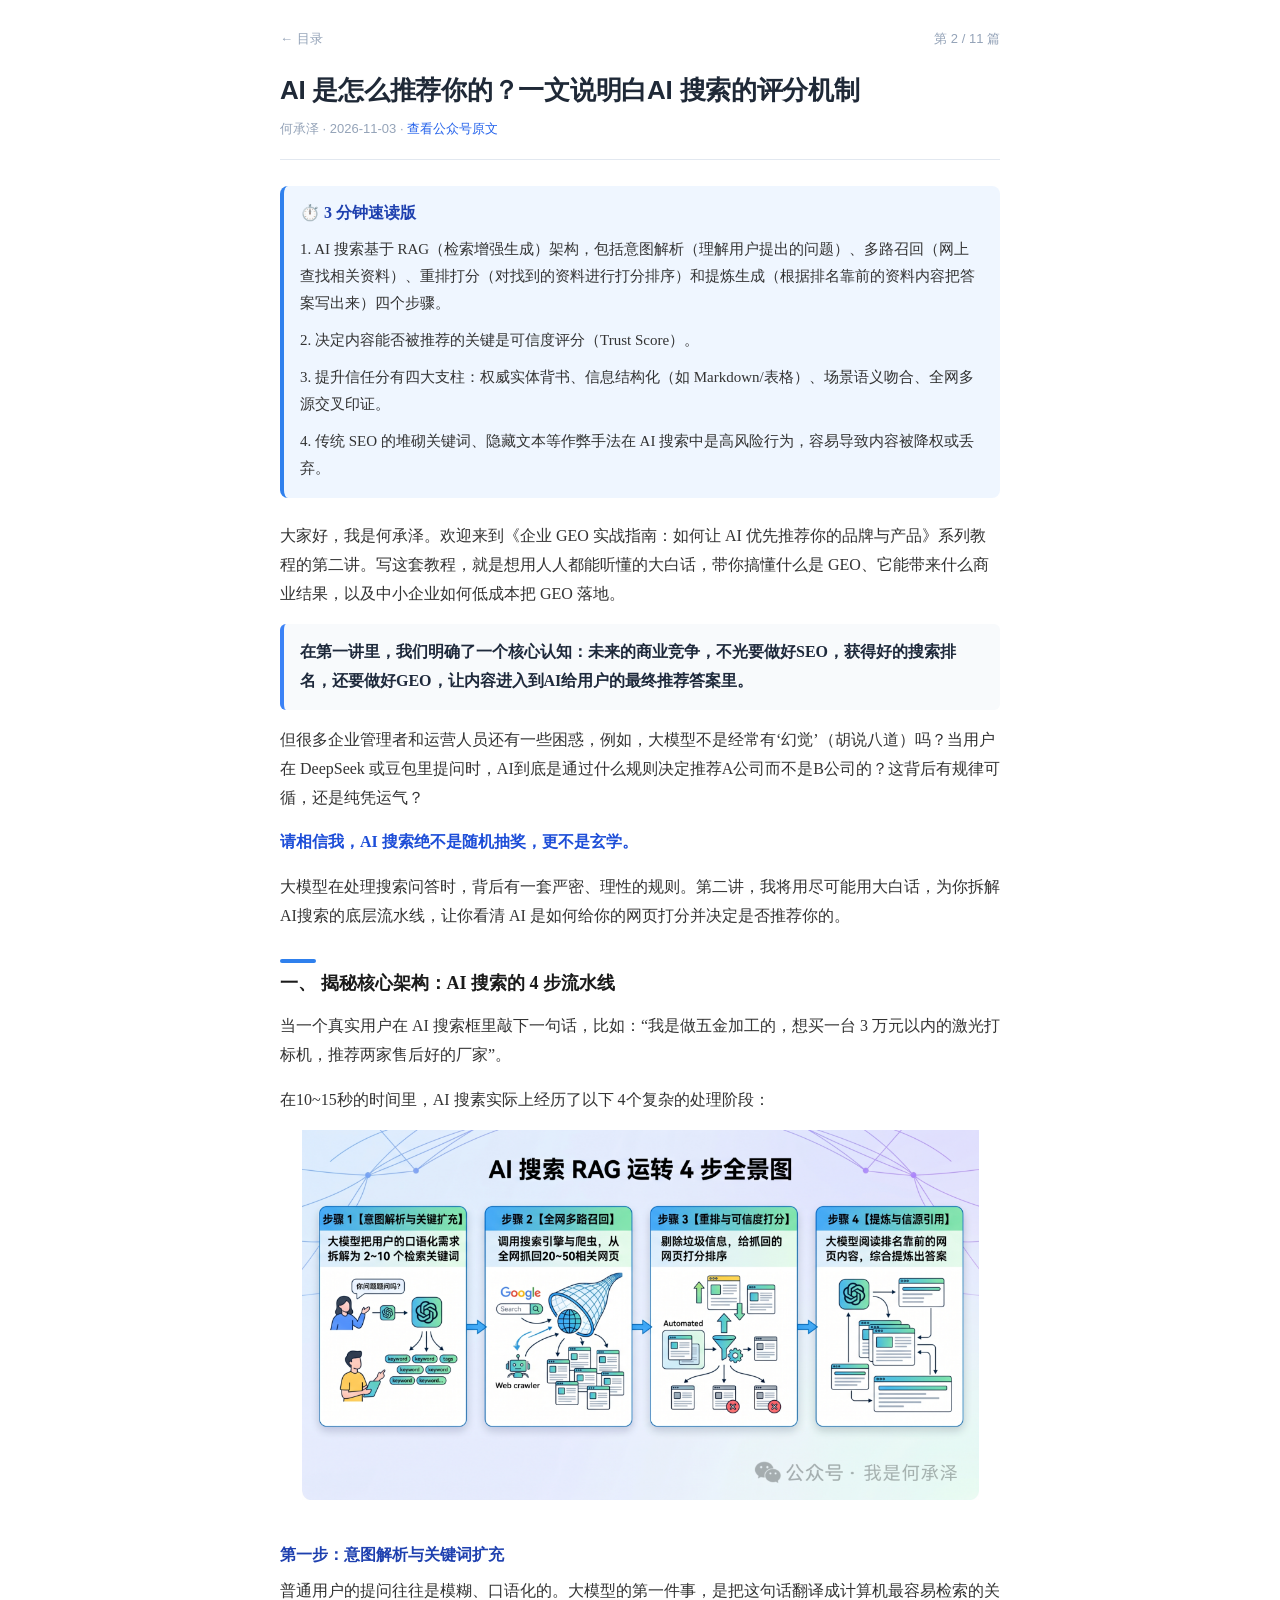
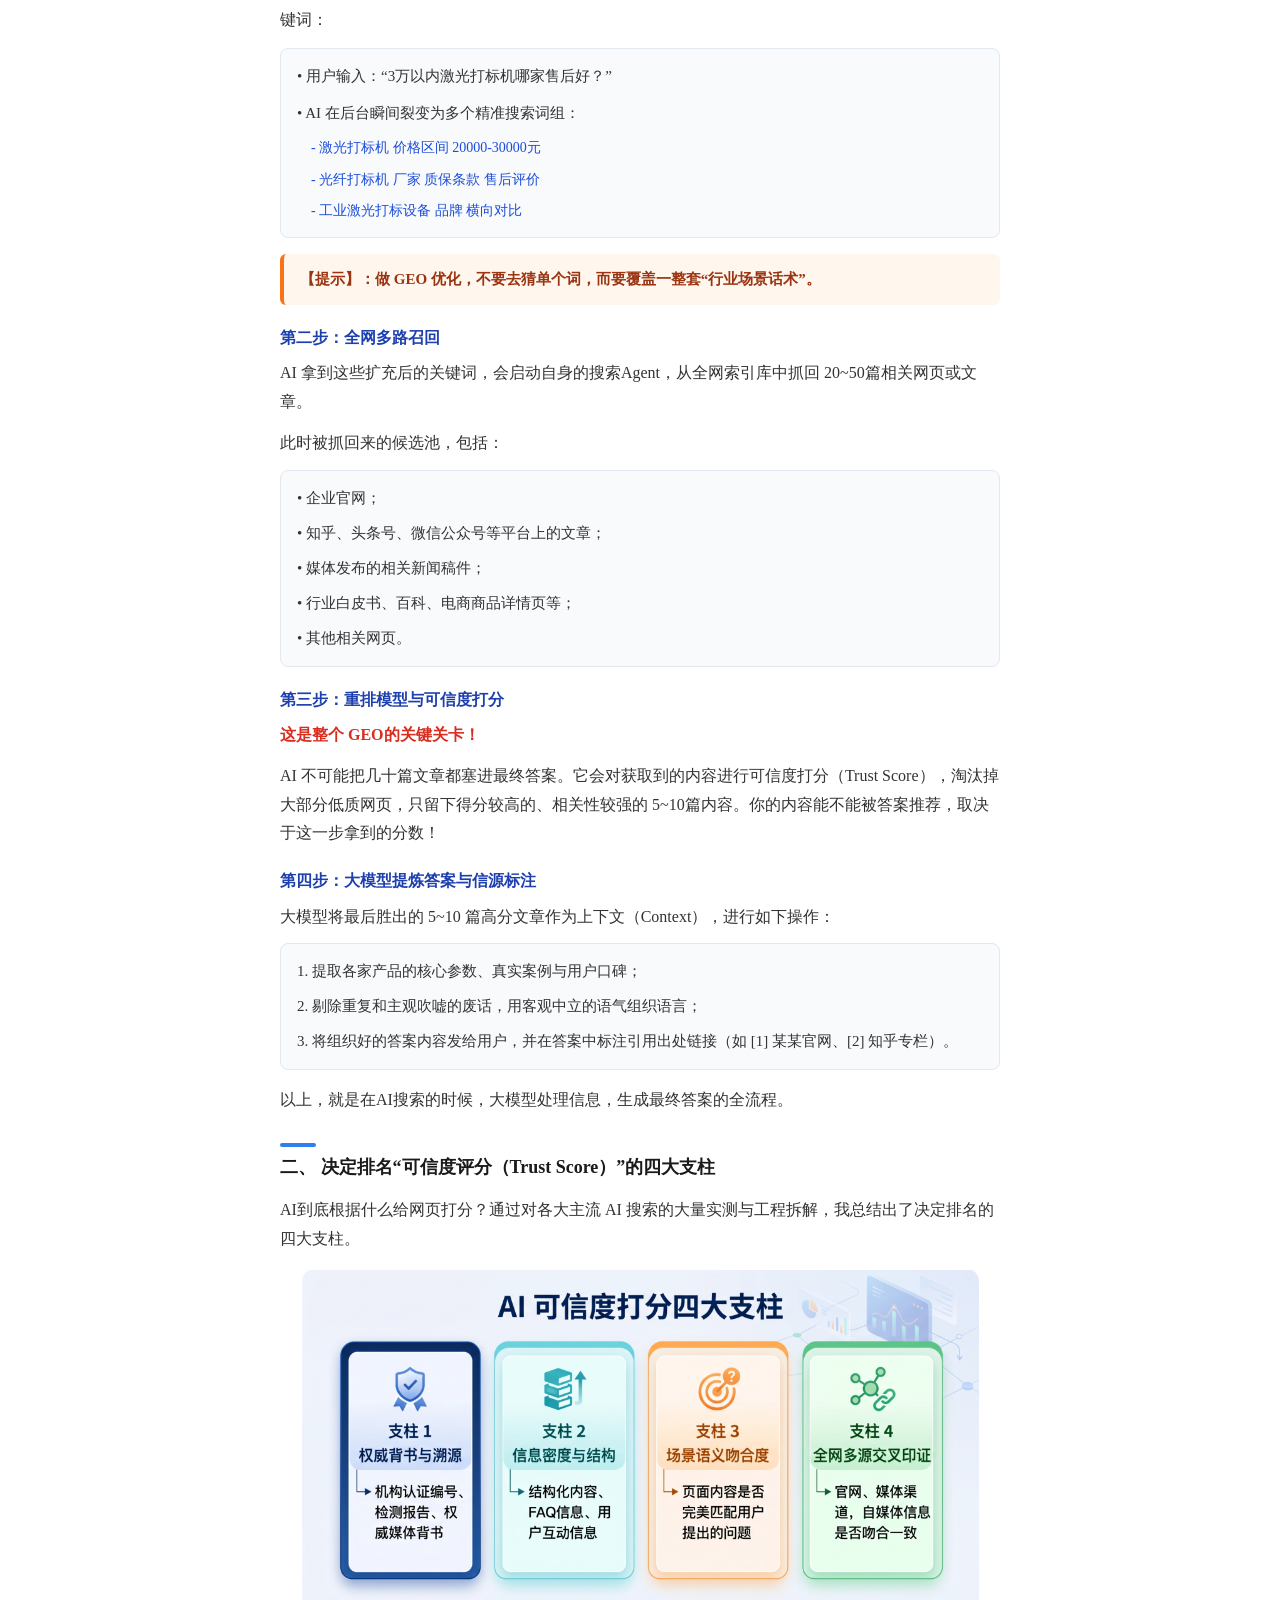
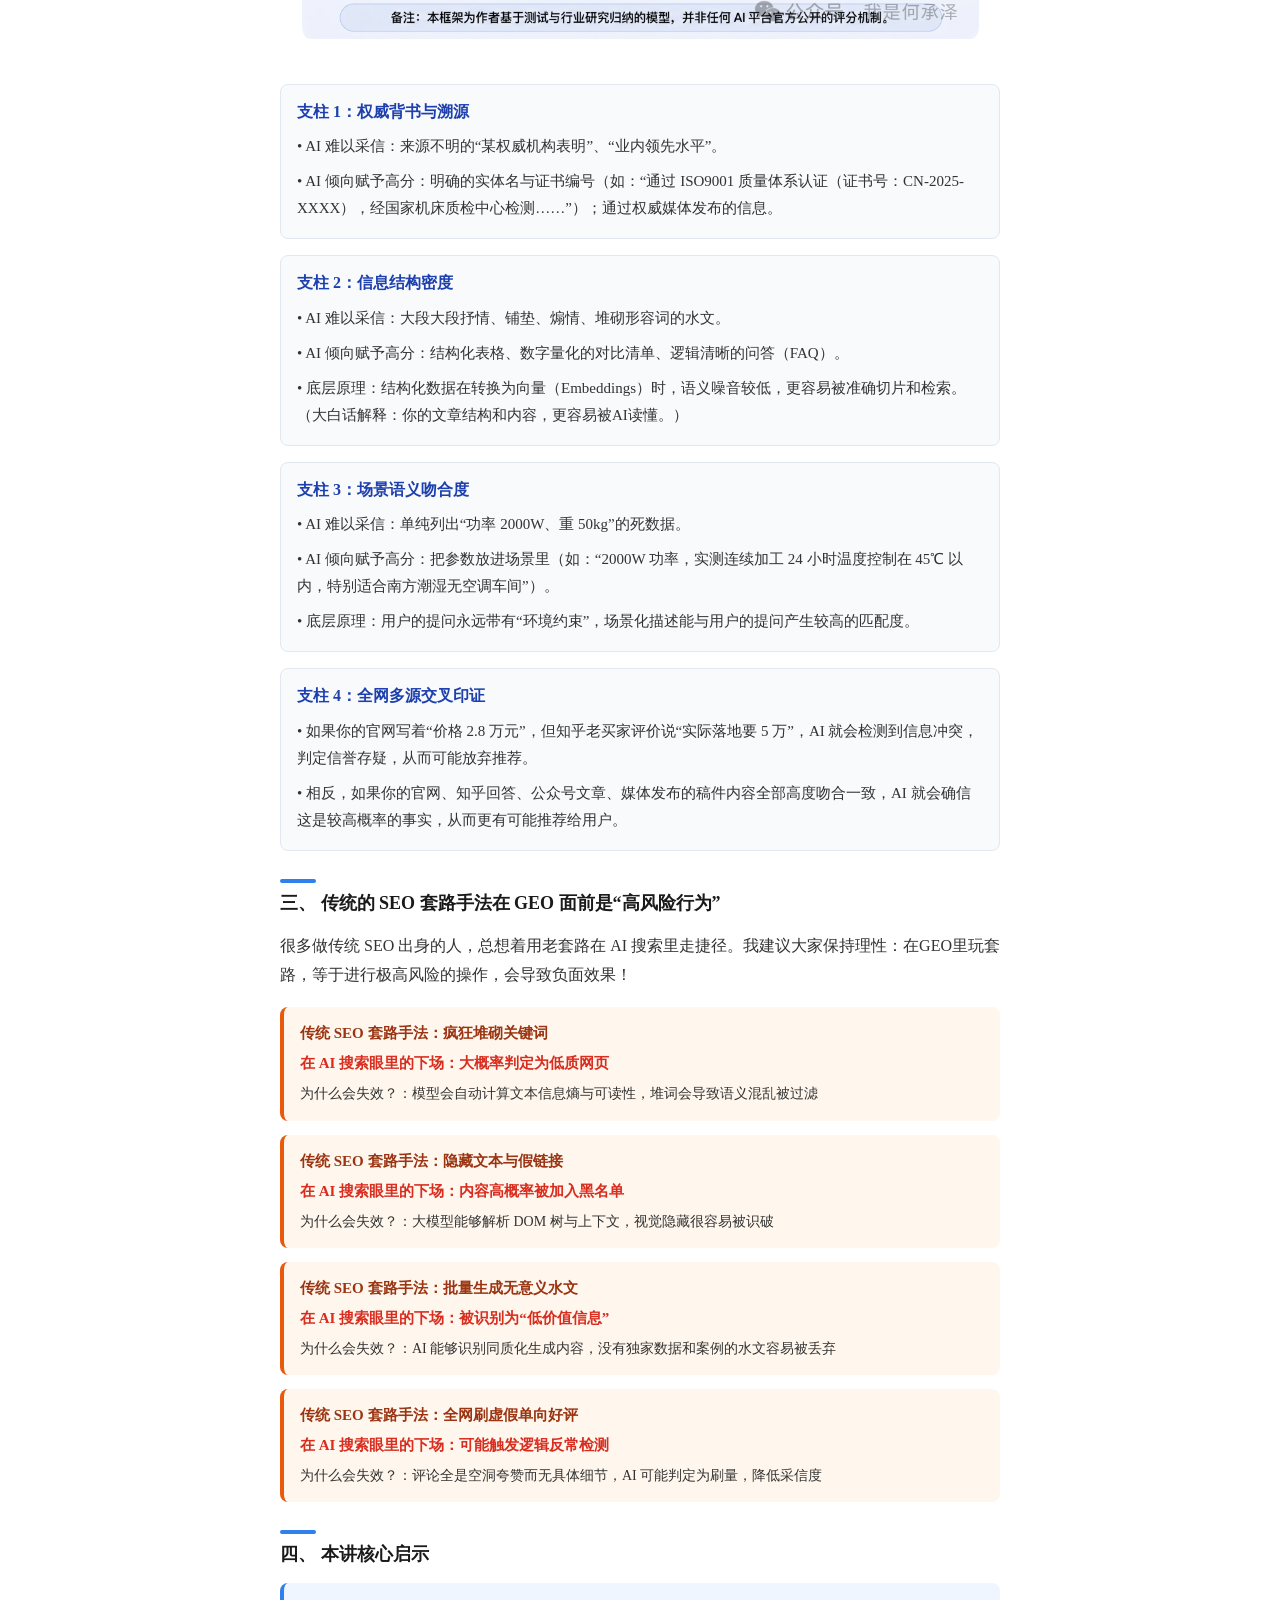
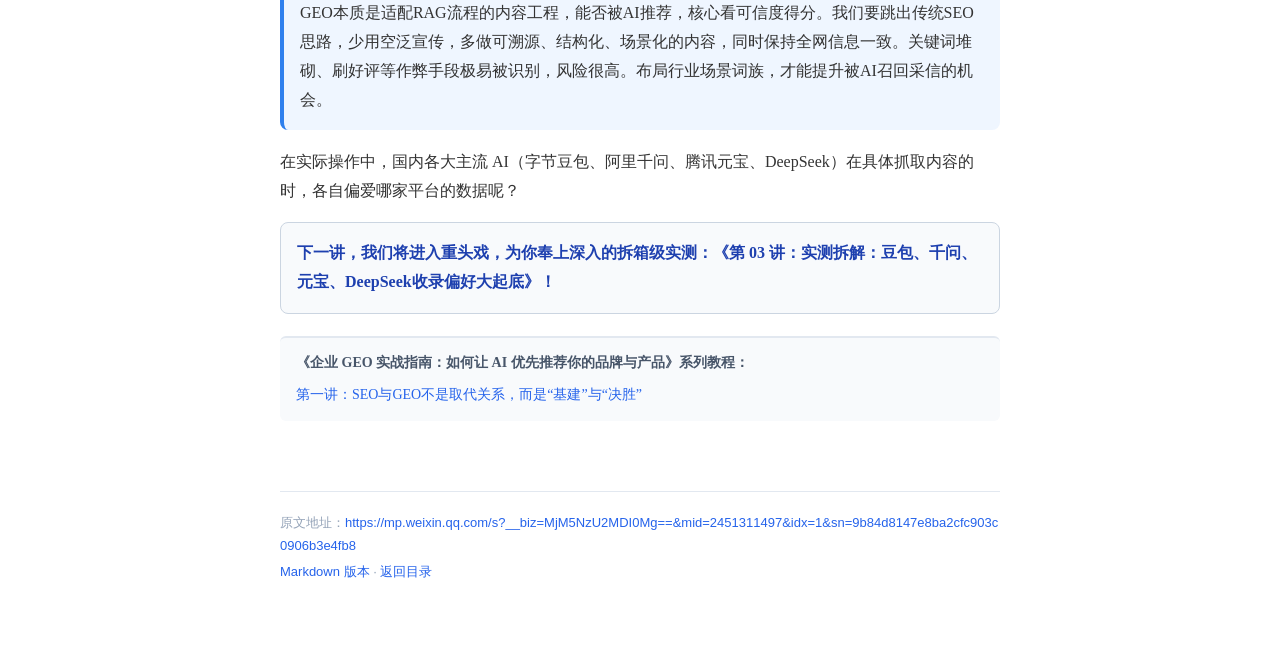
<file: pages/02-how-ai-ranks-you.html>
<!doctype html>
<html lang="zh-CN">
<head>
<meta charset="utf-8">
<meta name="viewport" content="width=device-width, initial-scale=1">
<meta name="author" content="何承泽">
<title>AI 是怎么推荐你的？一文说明白AI 搜索的评分机制 · 企业GEO实战指南</title>
<meta name="description" content="《企业GEO实战指南》第 2 篇：AI 是怎么推荐你的？一文说明白AI 搜索的评分机制">
<link rel="stylesheet" href="../assets/style.css">
</head>
<body>
<main class="page">
  <nav class="crumb"><a href="../index.html">← 目录</a><span>第 2 / 11 篇</span></nav>
  <header class="page-head">
    <h1>AI 是怎么推荐你的？一文说明白AI 搜索的评分机制</h1>
    <p class="meta">何承泽 · 2026-11-03 · <a href="https://mp.weixin.qq.com/s?__biz=MjM5NzU2MDI0Mg==&mid=2451311497&idx=1&sn=9b84d8147e8ba2cfc903c0906b3e4fb8" target="_blank" rel="noopener">查看公众号原文</a></p>
  </header>
  <article class="rich">
<section style="color: rgb(51, 51, 51); font-family: &quot;Noto Sans SC&quot;; font-size: medium; font-style: normal; font-variant-ligatures: normal; font-variant-caps: normal; font-weight: 400; letter-spacing: normal; orphans: 2; text-align: left; text-indent: 0px; text-transform: none; widows: 2; word-spacing: 0px; -webkit-text-stroke-width: 0px; white-space: normal; text-decoration-thickness: initial; text-decoration-style: initial; text-decoration-color: initial; width: 1436px; box-sizing: border-box; background-color: rgb(239, 246, 255); border-left: 4px solid rgb(47, 128, 237); border-radius: 8px; padding: 16px; margin: 0px 0px 24px; visibility: visible;"><p style="margin: 0px 0px 12px; font-size: 16px; font-weight: bold; line-height: 22.4px; color: rgb(30, 64, 175); visibility: visible;"><span style="visibility: visible;">⏱️ 3 分钟速读版</span></p><p style="margin: 0px 0px 10px; font-size: 15px; line-height: 27px; color: rgb(51, 51, 51); visibility: visible;"><span style="visibility: visible;">1. AI 搜索基于 RAG（检索增强生成）架构，包括意图解析（理解用户提出的问题）、多路召回（网上查找相关资料）、重排打分（对找到的资料进行打分排序）和提炼生成（根据排名靠前的资料内容把答案写出来）四个步骤。</span></p><p style="margin: 0px 0px 10px; font-size: 15px; line-height: 27px; color: rgb(51, 51, 51); visibility: visible;"><span style="visibility: visible;">2. 决定内容能否被推荐的关键是可信度评分（Trust Score）。</span></p><p style="margin: 0px 0px 10px; font-size: 15px; line-height: 27px; color: rgb(51, 51, 51); visibility: visible;"><span style="visibility: visible;">3. 提升信任分有四大支柱：权威实体背书、信息结构化（如 Markdown/表格）、场景语义吻合、全网多源交叉印证。</span></p><p style="margin: 0px; font-size: 15px; line-height: 27px; color: rgb(51, 51, 51); visibility: visible;"><span style="visibility: visible;">4. 传统 SEO 的堆砌关键词、隐藏文本等作弊手法在 AI 搜索中是高风险行为，容易导致内容被降权或丢弃。</span></p></section><p style="color: rgb(51, 51, 51); font-family: &quot;Noto Sans SC&quot;; font-size: 16px; font-style: normal; font-variant-ligatures: normal; font-variant-caps: normal; font-weight: 400; letter-spacing: normal; orphans: 2; text-align: left; text-indent: 0px; text-transform: none; widows: 2; word-spacing: 0px; -webkit-text-stroke-width: 0px; white-space: normal; text-decoration-thickness: initial; text-decoration-style: initial; text-decoration-color: initial; margin: 0px 0px 16px; line-height: 28.8px; visibility: visible;"><span style="visibility: visible;">大家好，我是何承泽。欢迎来到《企业 GEO 实战指南：如何让 AI 优先推荐你的品牌与产品》系列教程的第二讲。写这套教程，就是想用人人都能听懂的大白话，带你搞懂什么是 GEO、它能带来什么商业结果，以及中小企业如何低成本把 GEO 落地。</span></p><section style="color: rgb(51, 51, 51); font-family: &quot;Noto Sans SC&quot;; font-size: medium; font-style: normal; font-variant-ligatures: normal; font-variant-caps: normal; font-weight: 400; letter-spacing: normal; orphans: 2; text-align: left; text-indent: 0px; text-transform: none; widows: 2; word-spacing: 0px; -webkit-text-stroke-width: 0px; white-space: normal; text-decoration-thickness: initial; text-decoration-style: initial; text-decoration-color: initial; width: 1436px; box-sizing: border-box; background-color: rgb(248, 250, 252); border-left: 4px solid rgb(59, 130, 246); border-radius: 6px; padding: 14px 16px; margin: 0px 0px 16px; visibility: visible;"><p style="margin: 0px; font-size: 16px; font-weight: bold; line-height: 28.8px; color: rgb(30, 41, 59); visibility: visible;"><span style="visibility: visible;">在第一讲里，我们明确了一个核心认知：未来的商业竞争，不光要做好SEO，获得好的搜索排名，还要做好GEO，让内容进入到AI给用户的最终推荐答案里。</span></p></section><p style="color: rgb(51, 51, 51);font-family: &quot;Noto Sans SC&quot;;font-size: 16px;font-style: normal;font-variant-ligatures: normal;font-variant-caps: normal;font-weight: 400;letter-spacing: normal;orphans: 2;text-align: left;text-indent: 0px;text-transform: none;widows: 2;word-spacing: 0px;-webkit-text-stroke-width: 0px;white-space: normal;text-decoration-thickness: initial;text-decoration-style: initial;text-decoration-color: initial;margin: 0px 0px 16px;line-height: 28.8px;"><span>但很多企业管理者和运营人员还有一些困惑，例如，大模型不是经常有‘幻觉’（胡说八道）吗？当用户在 DeepSeek 或豆包里提问时，AI到底是通过什么规则决定推荐A公司而不是B公司的？这背后有规律可循，还是纯凭运气？</span></p><p style="font-family: &quot;Noto Sans SC&quot;;font-size: 16px;font-style: normal;font-variant-ligatures: normal;font-variant-caps: normal;letter-spacing: normal;orphans: 2;text-align: left;text-indent: 0px;text-transform: none;widows: 2;word-spacing: 0px;-webkit-text-stroke-width: 0px;white-space: normal;text-decoration-thickness: initial;text-decoration-style: initial;text-decoration-color: initial;margin: 0px 0px 16px;font-weight: bold;line-height: 28.8px;color: rgb(29, 78, 216);"><span>请相信我，AI 搜索绝不是随机抽奖，更不是玄学。</span></p><p style="color: rgb(51, 51, 51);font-family: &quot;Noto Sans SC&quot;;font-size: 16px;font-style: normal;font-variant-ligatures: normal;font-variant-caps: normal;font-weight: 400;letter-spacing: normal;orphans: 2;text-align: left;text-indent: 0px;text-transform: none;widows: 2;word-spacing: 0px;-webkit-text-stroke-width: 0px;white-space: normal;text-decoration-thickness: initial;text-decoration-style: initial;text-decoration-color: initial;margin: 0px 0px 28px;line-height: 28.8px;"><span>大模型在处理搜索问答时，背后有一套严密、理性的规则。第二讲，我将用尽可能用大白话，为你拆解 AI搜索的底层流水线，让你看清 AI 是如何给你的网页打分并决定是否推荐你的。</span></p><section data-ignore-width="" style="color: rgb(51, 51, 51);font-family: &quot;Noto Sans SC&quot;;font-size: medium;font-style: normal;font-variant-ligatures: normal;font-variant-caps: normal;font-weight: 400;letter-spacing: normal;orphans: 2;text-align: left;text-indent: 0px;text-transform: none;widows: 2;word-spacing: 0px;-webkit-text-stroke-width: 0px;white-space: normal;text-decoration-thickness: initial;text-decoration-style: initial;text-decoration-color: initial;height: 4px;width: 36px;border-radius: 2px;background-color: rgb(47, 128, 237);margin: 0px 0px 8px;"><span><br></span></section><p style="font-family: &quot;Noto Sans SC&quot;;font-style: normal;font-variant-ligatures: normal;font-variant-caps: normal;letter-spacing: normal;orphans: 2;text-align: left;text-indent: 0px;text-transform: none;widows: 2;word-spacing: 0px;-webkit-text-stroke-width: 0px;white-space: normal;text-decoration-thickness: initial;text-decoration-style: initial;text-decoration-color: initial;margin: 0px 0px 16px;font-size: 18px;font-weight: bold;line-height: 25.2px;color: rgb(26, 26, 26);"><span>一、 揭秘核心架构：AI 搜索的 4 步流水线</span></p><p style="color: rgb(51, 51, 51);font-family: &quot;Noto Sans SC&quot;;font-size: 16px;font-style: normal;font-variant-ligatures: normal;font-variant-caps: normal;font-weight: 400;letter-spacing: normal;orphans: 2;text-align: left;text-indent: 0px;text-transform: none;widows: 2;word-spacing: 0px;-webkit-text-stroke-width: 0px;white-space: normal;text-decoration-thickness: initial;text-decoration-style: initial;text-decoration-color: initial;margin: 0px 0px 16px;line-height: 28.8px;"><span>当一个真实用户在 AI 搜索框里敲下一句话，比如：“我是做五金加工的，想买一台 3 万元以内的激光打标机，推荐两家售后好的厂家”。</span></p><p style="color: rgb(51, 51, 51);font-family: &quot;Noto Sans SC&quot;;font-size: 16px;font-style: normal;font-variant-ligatures: normal;font-variant-caps: normal;font-weight: 400;letter-spacing: normal;orphans: 2;text-align: left;text-indent: 0px;text-transform: none;widows: 2;word-spacing: 0px;-webkit-text-stroke-width: 0px;white-space: normal;text-decoration-thickness: initial;text-decoration-style: initial;text-decoration-color: initial;margin: 0px 0px 16px;line-height: 28.8px;"><span>在10~15秒的时间里，AI 搜素实际上经历了以下 4个复杂的处理阶段：</span></p><section style="text-align: center;" nodeleaf=""><img class="rich_pages wxw-img js_img_placeholder wx_img_placeholder" data-aistatus="1" data-imgfileid="303827848" data-ratio="0.5453703703703704" data-s="300,640" data-type="png" data-w="1080" type="block" data-original-style="null" data-index="2" src="../assets/images/02-how-ai-ranks-you/01.png" _width="677px" style="aspect-ratio: calc(1.83362) / 1; width: 677px !important; height: auto !important;" alt="图片"></section><p style="color: rgb(51, 51, 51);font-family: &quot;Noto Sans SC&quot;;font-size: 16px;font-style: normal;font-variant-ligatures: normal;font-variant-caps: normal;font-weight: 400;letter-spacing: normal;orphans: 2;text-align: left;text-indent: 0px;text-transform: none;widows: 2;word-spacing: 0px;-webkit-text-stroke-width: 0px;white-space: normal;text-decoration-thickness: initial;text-decoration-style: initial;text-decoration-color: initial;margin: 0px 0px 16px;line-height: 28.8px;"><span><br></span></p><p style="font-family: &quot;Noto Sans SC&quot;;font-size: 16px;font-style: normal;font-variant-ligatures: normal;font-variant-caps: normal;letter-spacing: normal;orphans: 2;text-align: left;text-indent: 0px;text-transform: none;widows: 2;word-spacing: 0px;-webkit-text-stroke-width: 0px;white-space: normal;text-decoration-thickness: initial;text-decoration-style: initial;text-decoration-color: initial;margin: 0px 0px 10px;font-weight: bold;line-height: 22.4px;color: rgb(30, 64, 175);"><span>第一步：意图解析与关键词扩充</span></p><p style="color: rgb(51, 51, 51);font-family: &quot;Noto Sans SC&quot;;font-size: 16px;font-style: normal;font-variant-ligatures: normal;font-variant-caps: normal;font-weight: 400;letter-spacing: normal;orphans: 2;text-align: left;text-indent: 0px;text-transform: none;widows: 2;word-spacing: 0px;-webkit-text-stroke-width: 0px;white-space: normal;text-decoration-thickness: initial;text-decoration-style: initial;text-decoration-color: initial;margin: 0px 0px 14px;line-height: 28.8px;"><span>普通用户的提问往往是模糊、口语化的。大模型的第一件事，是把这句话翻译成计算机最容易检索的关键词：</span></p><section style="color: rgb(51, 51, 51);font-family: &quot;Noto Sans SC&quot;;font-size: medium;font-style: normal;font-variant-ligatures: normal;font-variant-caps: normal;font-weight: 400;letter-spacing: normal;orphans: 2;text-align: left;text-indent: 0px;text-transform: none;widows: 2;word-spacing: 0px;-webkit-text-stroke-width: 0px;white-space: normal;text-decoration-thickness: initial;text-decoration-style: initial;text-decoration-color: initial;width: 1436px;box-sizing: border-box;background-color: rgb(248, 250, 252);border: 1px solid rgb(226, 232, 240);border-radius: 8px;padding: 14px 16px;margin: 0px 0px 16px;"><p style="margin: 0px 0px 10px;font-size: 15px;line-height: 27px;color: rgb(51, 51, 51);"><span>• 用户输入：“3万以内激光打标机哪家售后好？”</span></p><p style="margin: 0px 0px 8px;font-size: 15px;line-height: 27px;color: rgb(51, 51, 51);"><span>• AI 在后台瞬间裂变为多个精准搜索词组：</span></p><p style="margin: 0px 0px 6px;padding: 0px 0px 0px 14px;font-size: 14px;line-height: 25.2px;color: rgb(29, 78, 216);"><span>- 激光打标机 价格区间 20000-30000元</span></p><p style="margin: 0px 0px 6px;padding: 0px 0px 0px 14px;font-size: 14px;line-height: 25.2px;color: rgb(29, 78, 216);"><span>- 光纤打标机 厂家 质保条款 售后评价</span></p><p style="margin: 0px;padding: 0px 0px 0px 14px;font-size: 14px;line-height: 25.2px;color: rgb(29, 78, 216);"><span>- 工业激光打标设备 品牌 横向对比</span></p></section><section style="color: rgb(51, 51, 51);font-family: &quot;Noto Sans SC&quot;;font-size: medium;font-style: normal;font-variant-ligatures: normal;font-variant-caps: normal;font-weight: 400;letter-spacing: normal;orphans: 2;text-align: left;text-indent: 0px;text-transform: none;widows: 2;word-spacing: 0px;-webkit-text-stroke-width: 0px;white-space: normal;text-decoration-thickness: initial;text-decoration-style: initial;text-decoration-color: initial;width: 1436px;box-sizing: border-box;background-color: rgb(255, 247, 237);border-left: 4px solid rgb(249, 115, 22);border-radius: 6px;padding: 12px 16px;margin: 0px 0px 22px;"><p style="margin: 0px;font-size: 15px;font-weight: bold;line-height: 27px;color: rgb(154, 52, 18);"><span>【提示】：做 GEO 优化，不要去猜单个词，而要覆盖一整套“行业场景话术”。</span></p></section><p style="font-family: &quot;Noto Sans SC&quot;;font-size: 16px;font-style: normal;font-variant-ligatures: normal;font-variant-caps: normal;letter-spacing: normal;orphans: 2;text-align: left;text-indent: 0px;text-transform: none;widows: 2;word-spacing: 0px;-webkit-text-stroke-width: 0px;white-space: normal;text-decoration-thickness: initial;text-decoration-style: initial;text-decoration-color: initial;margin: 0px 0px 10px;font-weight: bold;line-height: 22.4px;color: rgb(30, 64, 175);"><span>第二步：全网多路召回</span></p><p style="color: rgb(51, 51, 51);font-family: &quot;Noto Sans SC&quot;;font-size: 16px;font-style: normal;font-variant-ligatures: normal;font-variant-caps: normal;font-weight: 400;letter-spacing: normal;orphans: 2;text-align: left;text-indent: 0px;text-transform: none;widows: 2;word-spacing: 0px;-webkit-text-stroke-width: 0px;white-space: normal;text-decoration-thickness: initial;text-decoration-style: initial;text-decoration-color: initial;margin: 0px 0px 12px;line-height: 28.8px;"><span>AI 拿到这些扩充后的关键词，会启动自身的搜索Agent，从全网索引库中抓回 20~50篇相关网页或文章。</span></p><p style="color: rgb(51, 51, 51);font-family: &quot;Noto Sans SC&quot;;font-size: 16px;font-style: normal;font-variant-ligatures: normal;font-variant-caps: normal;font-weight: 400;letter-spacing: normal;orphans: 2;text-align: left;text-indent: 0px;text-transform: none;widows: 2;word-spacing: 0px;-webkit-text-stroke-width: 0px;white-space: normal;text-decoration-thickness: initial;text-decoration-style: initial;text-decoration-color: initial;margin: 0px 0px 12px;line-height: 28.8px;"><span>此时被抓回来的候选池，包括：</span></p><section style="color: rgb(51, 51, 51);font-family: &quot;Noto Sans SC&quot;;font-size: medium;font-style: normal;font-variant-ligatures: normal;font-variant-caps: normal;font-weight: 400;letter-spacing: normal;orphans: 2;text-align: left;text-indent: 0px;text-transform: none;widows: 2;word-spacing: 0px;-webkit-text-stroke-width: 0px;white-space: normal;text-decoration-thickness: initial;text-decoration-style: initial;text-decoration-color: initial;width: 1436px;box-sizing: border-box;background-color: rgb(248, 250, 252);border: 1px solid rgb(226, 232, 240);border-radius: 8px;padding: 14px 16px;margin: 0px 0px 22px;"><p style="margin: 0px 0px 8px;font-size: 15px;line-height: 27px;color: rgb(51, 51, 51);"><span>• 企业官网；</span></p><p style="margin: 0px 0px 8px;font-size: 15px;line-height: 27px;color: rgb(51, 51, 51);"><span>• 知乎、头条号、微信公众号等平台上的文章；</span></p><p style="margin: 0px 0px 8px;font-size: 15px;line-height: 27px;color: rgb(51, 51, 51);"><span>• 媒体发布的相关新闻稿件；</span></p><p style="margin: 0px 0px 8px;font-size: 15px;line-height: 27px;color: rgb(51, 51, 51);"><span>• 行业白皮书、百科、电商商品详情页等；</span></p><p style="margin: 0px;font-size: 15px;line-height: 27px;color: rgb(51, 51, 51);"><span>• 其他相关网页。</span></p></section><p style="font-family: &quot;Noto Sans SC&quot;;font-size: 16px;font-style: normal;font-variant-ligatures: normal;font-variant-caps: normal;letter-spacing: normal;orphans: 2;text-align: left;text-indent: 0px;text-transform: none;widows: 2;word-spacing: 0px;-webkit-text-stroke-width: 0px;white-space: normal;text-decoration-thickness: initial;text-decoration-style: initial;text-decoration-color: initial;margin: 0px 0px 10px;font-weight: bold;line-height: 22.4px;color: rgb(30, 64, 175);"><span>第三步：重排模型与可信度打分</span></p><p style="font-family: &quot;Noto Sans SC&quot;;font-size: 16px;font-style: normal;font-variant-ligatures: normal;font-variant-caps: normal;letter-spacing: normal;orphans: 2;text-align: left;text-indent: 0px;text-transform: none;widows: 2;word-spacing: 0px;-webkit-text-stroke-width: 0px;white-space: normal;text-decoration-thickness: initial;text-decoration-style: initial;text-decoration-color: initial;margin: 0px 0px 12px;font-weight: bold;line-height: 28.8px;color: rgb(217, 45, 32);"><span>这是整个 GEO的关键关卡！</span></p><p style="color: rgb(51, 51, 51);font-family: &quot;Noto Sans SC&quot;;font-size: 16px;font-style: normal;font-variant-ligatures: normal;font-variant-caps: normal;font-weight: 400;letter-spacing: normal;orphans: 2;text-align: left;text-indent: 0px;text-transform: none;widows: 2;word-spacing: 0px;-webkit-text-stroke-width: 0px;white-space: normal;text-decoration-thickness: initial;text-decoration-style: initial;text-decoration-color: initial;margin: 0px 0px 22px;line-height: 28.8px;"><span>AI 不可能把几十篇文章都塞进最终答案。它会对获取到的内容进行可信度打分（Trust Score），淘汰掉大部分低质网页，只留下得分较高的、相关性较强的 5~10篇内容。你的内容能不能被答案推荐，取决于这一步拿到的分数！</span></p><p style="font-family: &quot;Noto Sans SC&quot;;font-size: 16px;font-style: normal;font-variant-ligatures: normal;font-variant-caps: normal;letter-spacing: normal;orphans: 2;text-align: left;text-indent: 0px;text-transform: none;widows: 2;word-spacing: 0px;-webkit-text-stroke-width: 0px;white-space: normal;text-decoration-thickness: initial;text-decoration-style: initial;text-decoration-color: initial;margin: 0px 0px 10px;font-weight: bold;line-height: 22.4px;color: rgb(30, 64, 175);"><span>第四步：大模型提炼答案与信源标注</span></p><p style="color: rgb(51, 51, 51);font-family: &quot;Noto Sans SC&quot;;font-size: 16px;font-style: normal;font-variant-ligatures: normal;font-variant-caps: normal;font-weight: 400;letter-spacing: normal;orphans: 2;text-align: left;text-indent: 0px;text-transform: none;widows: 2;word-spacing: 0px;-webkit-text-stroke-width: 0px;white-space: normal;text-decoration-thickness: initial;text-decoration-style: initial;text-decoration-color: initial;margin: 0px 0px 12px;line-height: 28.8px;"><span>大模型将最后胜出的 5~10 篇高分文章作为上下文（Context），进行如下操作：</span></p><section style="color: rgb(51, 51, 51);font-family: &quot;Noto Sans SC&quot;;font-size: medium;font-style: normal;font-variant-ligatures: normal;font-variant-caps: normal;font-weight: 400;letter-spacing: normal;orphans: 2;text-align: left;text-indent: 0px;text-transform: none;widows: 2;word-spacing: 0px;-webkit-text-stroke-width: 0px;white-space: normal;text-decoration-thickness: initial;text-decoration-style: initial;text-decoration-color: initial;width: 1436px;box-sizing: border-box;background-color: rgb(248, 250, 252);border: 1px solid rgb(226, 232, 240);border-radius: 8px;padding: 14px 16px;margin: 0px 0px 16px;"><p style="margin: 0px 0px 8px;font-size: 15px;line-height: 27px;color: rgb(51, 51, 51);"><span>1. 提取各家产品的核心参数、真实案例与用户口碑；</span></p><p style="margin: 0px 0px 8px;font-size: 15px;line-height: 27px;color: rgb(51, 51, 51);"><span>2. 剔除重复和主观吹嘘的废话，用客观中立的语气组织语言；</span></p><p style="margin: 0px;font-size: 15px;line-height: 27px;color: rgb(51, 51, 51);"><span>3. 将组织好的答案内容发给用户，并在答案中标注引用出处链接（如 [1] 某某官网、[2] 知乎专栏）。</span></p></section><p style="color: rgb(51, 51, 51);font-family: &quot;Noto Sans SC&quot;;font-size: 16px;font-style: normal;font-variant-ligatures: normal;font-variant-caps: normal;font-weight: 400;letter-spacing: normal;orphans: 2;text-align: left;text-indent: 0px;text-transform: none;widows: 2;word-spacing: 0px;-webkit-text-stroke-width: 0px;white-space: normal;text-decoration-thickness: initial;text-decoration-style: initial;text-decoration-color: initial;margin: 0px 0px 28px;line-height: 28.8px;"><span>以上，就是在AI搜索的时候，大模型处理信息，生成最终答案的全流程。</span></p><section data-ignore-width="" style="color: rgb(51, 51, 51);font-family: &quot;Noto Sans SC&quot;;font-size: medium;font-style: normal;font-variant-ligatures: normal;font-variant-caps: normal;font-weight: 400;letter-spacing: normal;orphans: 2;text-align: left;text-indent: 0px;text-transform: none;widows: 2;word-spacing: 0px;-webkit-text-stroke-width: 0px;white-space: normal;text-decoration-thickness: initial;text-decoration-style: initial;text-decoration-color: initial;height: 4px;width: 36px;border-radius: 2px;background-color: rgb(47, 128, 237);margin: 0px 0px 8px;"><span><br></span></section><p style="font-family: &quot;Noto Sans SC&quot;;font-style: normal;font-variant-ligatures: normal;font-variant-caps: normal;letter-spacing: normal;orphans: 2;text-align: left;text-indent: 0px;text-transform: none;widows: 2;word-spacing: 0px;-webkit-text-stroke-width: 0px;white-space: normal;text-decoration-thickness: initial;text-decoration-style: initial;text-decoration-color: initial;margin: 0px 0px 16px;font-size: 18px;font-weight: bold;line-height: 25.2px;color: rgb(26, 26, 26);"><span>二、 决定排名“可信度评分（Trust Score）”的四大支柱</span></p><p style="color: rgb(51, 51, 51);font-family: &quot;Noto Sans SC&quot;;font-size: 16px;font-style: normal;font-variant-ligatures: normal;font-variant-caps: normal;font-weight: 400;letter-spacing: normal;orphans: 2;text-align: left;text-indent: 0px;text-transform: none;widows: 2;word-spacing: 0px;-webkit-text-stroke-width: 0px;white-space: normal;text-decoration-thickness: initial;text-decoration-style: initial;text-decoration-color: initial;margin: 0px 0px 16px;line-height: 28.8px;"><span>AI到底根据什么给网页打分？通过对各大主流 AI 搜索的大量实测与工程拆解，我总结出了决定排名的四大支柱。</span></p><section style="text-align: center;" nodeleaf=""><img class="rich_pages wxw-img js_img_placeholder wx_img_placeholder" data-ratio="0.5453703703703704" data-s="300,640" data-type="png" data-w="1080" type="block" data-imgfileid="303827846" data-aistatus="1" data-original-style="null" data-index="3" src="../assets/images/02-how-ai-ranks-you/02.png" _width="677px" style="aspect-ratio: calc(1.83362) / 1; width: 677px !important; height: auto !important;" alt="图片"></section><p style="color: rgb(51, 51, 51);font-family: &quot;Noto Sans SC&quot;;font-size: 16px;font-style: normal;font-variant-ligatures: normal;font-variant-caps: normal;font-weight: 400;letter-spacing: normal;orphans: 2;text-align: left;text-indent: 0px;text-transform: none;widows: 2;word-spacing: 0px;-webkit-text-stroke-width: 0px;white-space: normal;text-decoration-thickness: initial;text-decoration-style: initial;text-decoration-color: initial;margin: 0px 0px 16px;line-height: 28.8px;"><span><br></span></p><section style="color: rgb(51, 51, 51);font-family: &quot;Noto Sans SC&quot;;font-size: medium;font-style: normal;font-variant-ligatures: normal;font-variant-caps: normal;font-weight: 400;letter-spacing: normal;orphans: 2;text-align: left;text-indent: 0px;text-transform: none;widows: 2;word-spacing: 0px;-webkit-text-stroke-width: 0px;white-space: normal;text-decoration-thickness: initial;text-decoration-style: initial;text-decoration-color: initial;width: 1436px;box-sizing: border-box;background-color: rgb(248, 250, 252);border: 1px solid rgb(226, 232, 240);border-radius: 8px;padding: 16px;margin: 0px 0px 16px;"><p style="margin: 0px 0px 10px;font-size: 16px;font-weight: bold;line-height: 22.4px;color: rgb(30, 64, 175);"><span>支柱 1：权威背书与溯源</span></p><p style="margin: 0px 0px 8px;font-size: 15px;line-height: 27px;color: rgb(51, 51, 51);"><span>• AI 难以采信：来源不明的“某权威机构表明”、“业内领先水平”。</span></p><p style="margin: 0px;font-size: 15px;line-height: 27px;color: rgb(51, 51, 51);"><span>• AI 倾向赋予高分：明确的实体名与证书编号（如：“通过 ISO9001 质量体系认证（证书号：CN-2025-XXXX），经国家机床质检中心检测……”）；通过权威媒体发布的信息。</span></p></section><section style="color: rgb(51, 51, 51);font-family: &quot;Noto Sans SC&quot;;font-size: medium;font-style: normal;font-variant-ligatures: normal;font-variant-caps: normal;font-weight: 400;letter-spacing: normal;orphans: 2;text-align: left;text-indent: 0px;text-transform: none;widows: 2;word-spacing: 0px;-webkit-text-stroke-width: 0px;white-space: normal;text-decoration-thickness: initial;text-decoration-style: initial;text-decoration-color: initial;width: 1436px;box-sizing: border-box;background-color: rgb(248, 250, 252);border: 1px solid rgb(226, 232, 240);border-radius: 8px;padding: 16px;margin: 0px 0px 16px;"><p style="margin: 0px 0px 10px;font-size: 16px;font-weight: bold;line-height: 22.4px;color: rgb(30, 64, 175);"><span>支柱 2：信息结构密度</span></p><p style="margin: 0px 0px 8px;font-size: 15px;line-height: 27px;color: rgb(51, 51, 51);"><span>• AI 难以采信：大段大段抒情、铺垫、煽情、堆砌形容词的水文。</span></p><p style="margin: 0px 0px 8px;font-size: 15px;line-height: 27px;color: rgb(51, 51, 51);"><span>• AI 倾向赋予高分：结构化表格、数字量化的对比清单、逻辑清晰的问答（FAQ）。</span></p><p style="margin: 0px;font-size: 15px;line-height: 27px;color: rgb(51, 51, 51);"><span>• 底层原理：结构化数据在转换为向量（Embeddings）时，语义噪音较低，更容易被准确切片和检索。（大白话解释：你的文章结构和内容，更容易被AI读懂。）</span></p></section><section style="color: rgb(51, 51, 51);font-family: &quot;Noto Sans SC&quot;;font-size: medium;font-style: normal;font-variant-ligatures: normal;font-variant-caps: normal;font-weight: 400;letter-spacing: normal;orphans: 2;text-align: left;text-indent: 0px;text-transform: none;widows: 2;word-spacing: 0px;-webkit-text-stroke-width: 0px;white-space: normal;text-decoration-thickness: initial;text-decoration-style: initial;text-decoration-color: initial;width: 1436px;box-sizing: border-box;background-color: rgb(248, 250, 252);border: 1px solid rgb(226, 232, 240);border-radius: 8px;padding: 16px;margin: 0px 0px 16px;"><p style="margin: 0px 0px 10px;font-size: 16px;font-weight: bold;line-height: 22.4px;color: rgb(30, 64, 175);"><span>支柱 3：场景语义吻合度</span></p><p style="margin: 0px 0px 8px;font-size: 15px;line-height: 27px;color: rgb(51, 51, 51);"><span>• AI 难以采信：单纯列出“功率 2000W、重 50kg”的死数据。</span></p><p style="margin: 0px 0px 8px;font-size: 15px;line-height: 27px;color: rgb(51, 51, 51);"><span>• AI 倾向赋予高分：把参数放进场景里（如：“2000W 功率，实测连续加工 24 小时温度控制在 45℃ 以内，特别适合南方潮湿无空调车间”）。</span></p><p style="margin: 0px;font-size: 15px;line-height: 27px;color: rgb(51, 51, 51);"><span>• 底层原理：用户的提问永远带有“环境约束”，场景化描述能与用户的提问产生较高的匹配度。</span></p></section><section style="color: rgb(51, 51, 51);font-family: &quot;Noto Sans SC&quot;;font-size: medium;font-style: normal;font-variant-ligatures: normal;font-variant-caps: normal;font-weight: 400;letter-spacing: normal;orphans: 2;text-align: left;text-indent: 0px;text-transform: none;widows: 2;word-spacing: 0px;-webkit-text-stroke-width: 0px;white-space: normal;text-decoration-thickness: initial;text-decoration-style: initial;text-decoration-color: initial;width: 1436px;box-sizing: border-box;background-color: rgb(248, 250, 252);border: 1px solid rgb(226, 232, 240);border-radius: 8px;padding: 16px;margin: 0px 0px 28px;"><p style="margin: 0px 0px 10px;font-size: 16px;font-weight: bold;line-height: 22.4px;color: rgb(30, 64, 175);"><span>支柱 4：全网多源交叉印证</span></p><p style="margin: 0px 0px 8px;font-size: 15px;line-height: 27px;color: rgb(51, 51, 51);"><span>• 如果你的官网写着“价格 2.8 万元”，但知乎老买家评价说“实际落地要 5 万”，AI 就会检测到信息冲突，判定信誉存疑，从而可能放弃推荐。</span></p><p style="margin: 0px;font-size: 15px;line-height: 27px;color: rgb(51, 51, 51);"><span>• 相反，如果你的官网、知乎回答、公众号文章、媒体发布的稿件内容全部高度吻合一致，AI 就会确信这是较高概率的事实，从而更有可能推荐给用户。</span></p></section><section data-ignore-width="" style="color: rgb(51, 51, 51);font-family: &quot;Noto Sans SC&quot;;font-size: medium;font-style: normal;font-variant-ligatures: normal;font-variant-caps: normal;font-weight: 400;letter-spacing: normal;orphans: 2;text-align: left;text-indent: 0px;text-transform: none;widows: 2;word-spacing: 0px;-webkit-text-stroke-width: 0px;white-space: normal;text-decoration-thickness: initial;text-decoration-style: initial;text-decoration-color: initial;height: 4px;width: 36px;border-radius: 2px;background-color: rgb(47, 128, 237);margin: 0px 0px 8px;"><span><br></span></section><p style="font-family: &quot;Noto Sans SC&quot;;font-style: normal;font-variant-ligatures: normal;font-variant-caps: normal;letter-spacing: normal;orphans: 2;text-align: left;text-indent: 0px;text-transform: none;widows: 2;word-spacing: 0px;-webkit-text-stroke-width: 0px;white-space: normal;text-decoration-thickness: initial;text-decoration-style: initial;text-decoration-color: initial;margin: 0px 0px 16px;font-size: 18px;font-weight: bold;line-height: 25.2px;color: rgb(26, 26, 26);"><span>三、 传统的 SEO 套路手法在 GEO 面前是“高风险行为”</span></p><p style="color: rgb(51, 51, 51);font-family: &quot;Noto Sans SC&quot;;font-size: 16px;font-style: normal;font-variant-ligatures: normal;font-variant-caps: normal;font-weight: 400;letter-spacing: normal;orphans: 2;text-align: left;text-indent: 0px;text-transform: none;widows: 2;word-spacing: 0px;-webkit-text-stroke-width: 0px;white-space: normal;text-decoration-thickness: initial;text-decoration-style: initial;text-decoration-color: initial;margin: 0px 0px 18px;line-height: 28.8px;"><span>很多做传统 SEO 出身的人，总想着用老套路在 AI 搜索里走捷径。我建议大家保持理性：在GEO里玩套路，等于进行极高风险的操作，会导致负面效果！</span></p><section style="color: rgb(51, 51, 51);font-family: &quot;Noto Sans SC&quot;;font-size: medium;font-style: normal;font-variant-ligatures: normal;font-variant-caps: normal;font-weight: 400;letter-spacing: normal;orphans: 2;text-align: left;text-indent: 0px;text-transform: none;widows: 2;word-spacing: 0px;-webkit-text-stroke-width: 0px;white-space: normal;text-decoration-thickness: initial;text-decoration-style: initial;text-decoration-color: initial;width: 1436px;box-sizing: border-box;background-color: rgb(255, 247, 237);border-left: 4px solid rgb(234, 88, 12);border-radius: 8px;padding: 14px 16px;margin: 0px 0px 14px;"><p style="margin: 0px 0px 6px;font-size: 15px;font-weight: bold;line-height: 24px;color: rgb(154, 52, 18);"><span>传统 SEO 套路手法：疯狂堆砌关键词</span></p><p style="margin: 0px 0px 6px;font-size: 15px;font-weight: bold;line-height: 24px;color: rgb(217, 45, 32);"><span>在 AI 搜索眼里的下场：大概率判定为低质网页</span></p><p style="margin: 0px;font-size: 14px;line-height: 25.2px;color: rgb(51, 51, 51);"><span>为什么会失效？：模型会自动计算文本信息熵与可读性，堆词会导致语义混乱被过滤</span></p></section><section style="color: rgb(51, 51, 51);font-family: &quot;Noto Sans SC&quot;;font-size: medium;font-style: normal;font-variant-ligatures: normal;font-variant-caps: normal;font-weight: 400;letter-spacing: normal;orphans: 2;text-align: left;text-indent: 0px;text-transform: none;widows: 2;word-spacing: 0px;-webkit-text-stroke-width: 0px;white-space: normal;text-decoration-thickness: initial;text-decoration-style: initial;text-decoration-color: initial;width: 1436px;box-sizing: border-box;background-color: rgb(255, 247, 237);border-left: 4px solid rgb(234, 88, 12);border-radius: 8px;padding: 14px 16px;margin: 0px 0px 14px;"><p style="margin: 0px 0px 6px;font-size: 15px;font-weight: bold;line-height: 24px;color: rgb(154, 52, 18);"><span>传统 SEO 套路手法：隐藏文本与假链接</span></p><p style="margin: 0px 0px 6px;font-size: 15px;font-weight: bold;line-height: 24px;color: rgb(217, 45, 32);"><span>在 AI 搜索眼里的下场：内容高概率被加入黑名单</span></p><p style="margin: 0px;font-size: 14px;line-height: 25.2px;color: rgb(51, 51, 51);"><span>为什么会失效？：大模型能够解析 DOM 树与上下文，视觉隐藏很容易被识破</span></p></section><section style="color: rgb(51, 51, 51);font-family: &quot;Noto Sans SC&quot;;font-size: medium;font-style: normal;font-variant-ligatures: normal;font-variant-caps: normal;font-weight: 400;letter-spacing: normal;orphans: 2;text-align: left;text-indent: 0px;text-transform: none;widows: 2;word-spacing: 0px;-webkit-text-stroke-width: 0px;white-space: normal;text-decoration-thickness: initial;text-decoration-style: initial;text-decoration-color: initial;width: 1436px;box-sizing: border-box;background-color: rgb(255, 247, 237);border-left: 4px solid rgb(234, 88, 12);border-radius: 8px;padding: 14px 16px;margin: 0px 0px 14px;"><p style="margin: 0px 0px 6px;font-size: 15px;font-weight: bold;line-height: 24px;color: rgb(154, 52, 18);"><span>传统 SEO 套路手法：批量生成无意义水文</span></p><p style="margin: 0px 0px 6px;font-size: 15px;font-weight: bold;line-height: 24px;color: rgb(217, 45, 32);"><span>在 AI 搜索眼里的下场：被识别为“低价值信息”</span></p><p style="margin: 0px;font-size: 14px;line-height: 25.2px;color: rgb(51, 51, 51);"><span>为什么会失效？：AI 能够识别同质化生成内容，没有独家数据和案例的水文容易被丢弃</span></p></section><section style="color: rgb(51, 51, 51);font-family: &quot;Noto Sans SC&quot;;font-size: medium;font-style: normal;font-variant-ligatures: normal;font-variant-caps: normal;font-weight: 400;letter-spacing: normal;orphans: 2;text-align: left;text-indent: 0px;text-transform: none;widows: 2;word-spacing: 0px;-webkit-text-stroke-width: 0px;white-space: normal;text-decoration-thickness: initial;text-decoration-style: initial;text-decoration-color: initial;width: 1436px;box-sizing: border-box;background-color: rgb(255, 247, 237);border-left: 4px solid rgb(234, 88, 12);border-radius: 8px;padding: 14px 16px;margin: 0px 0px 28px;"><p style="margin: 0px 0px 6px;font-size: 15px;font-weight: bold;line-height: 24px;color: rgb(154, 52, 18);"><span>传统 SEO 套路手法：全网刷虚假单向好评</span></p><p style="margin: 0px 0px 6px;font-size: 15px;font-weight: bold;line-height: 24px;color: rgb(217, 45, 32);"><span>在 AI 搜索眼里的下场：可能触发逻辑反常检测</span></p><p style="margin: 0px;font-size: 14px;line-height: 25.2px;color: rgb(51, 51, 51);"><span>为什么会失效？：评论全是空洞夸赞而无具体细节，AI 可能判定为刷量，降低采信度</span></p></section><section data-ignore-width="" style="color: rgb(51, 51, 51);font-family: &quot;Noto Sans SC&quot;;font-size: medium;font-style: normal;font-variant-ligatures: normal;font-variant-caps: normal;font-weight: 400;letter-spacing: normal;orphans: 2;text-align: left;text-indent: 0px;text-transform: none;widows: 2;word-spacing: 0px;-webkit-text-stroke-width: 0px;white-space: normal;text-decoration-thickness: initial;text-decoration-style: initial;text-decoration-color: initial;height: 4px;width: 36px;border-radius: 2px;background-color: rgb(47, 128, 237);margin: 0px 0px 8px;"><span><br></span></section><p style="font-family: &quot;Noto Sans SC&quot;;font-style: normal;font-variant-ligatures: normal;font-variant-caps: normal;letter-spacing: normal;orphans: 2;text-align: left;text-indent: 0px;text-transform: none;widows: 2;word-spacing: 0px;-webkit-text-stroke-width: 0px;white-space: normal;text-decoration-thickness: initial;text-decoration-style: initial;text-decoration-color: initial;margin: 0px 0px 16px;font-size: 18px;font-weight: bold;line-height: 25.2px;color: rgb(26, 26, 26);"><span>四、 本讲核心启示</span></p><section style="color: rgb(51, 51, 51);font-family: &quot;Noto Sans SC&quot;;font-size: medium;font-style: normal;font-variant-ligatures: normal;font-variant-caps: normal;font-weight: 400;letter-spacing: normal;orphans: 2;text-align: left;text-indent: 0px;text-transform: none;widows: 2;word-spacing: 0px;-webkit-text-stroke-width: 0px;white-space: normal;text-decoration-thickness: initial;text-decoration-style: initial;text-decoration-color: initial;width: 1436px;box-sizing: border-box;background-color: rgb(239, 246, 255);border-left: 4px solid rgb(47, 128, 237);border-radius: 8px;padding: 16px;margin: 0px 0px 18px;"><p style="margin: 0px;font-size: 16px;line-height: 28.8px;color: rgb(51, 51, 51);"><span>GEO本质是适配RAG流程的内容工程，能否被AI推荐，核心看可信度得分。我们要跳出传统SEO思路，少用空泛宣传，多做可溯源、结构化、场景化的内容，同时保持全网信息一致。关键词堆砌、刷好评等作弊手段极易被识别，风险很高。布局行业场景词族，才能提升被AI召回采信的机会。</span></p></section><p style="color: rgb(51, 51, 51);font-family: &quot;Noto Sans SC&quot;;font-size: 16px;font-style: normal;font-variant-ligatures: normal;font-variant-caps: normal;font-weight: 400;letter-spacing: normal;orphans: 2;text-align: left;text-indent: 0px;text-transform: none;widows: 2;word-spacing: 0px;-webkit-text-stroke-width: 0px;white-space: normal;text-decoration-thickness: initial;text-decoration-style: initial;text-decoration-color: initial;margin: 0px 0px 16px;line-height: 28.8px;"><span>在实际操作中，国内各大主流 AI（字节豆包、阿里千问、腾讯元宝、DeepSeek）在具体抓取内容的时，各自偏爱哪家平台的数据呢？</span></p><section style="color: rgb(51, 51, 51);font-family: &quot;Noto Sans SC&quot;;font-size: medium;font-style: normal;font-variant-ligatures: normal;font-variant-caps: normal;font-weight: 400;letter-spacing: normal;orphans: 2;text-align: left;text-indent: 0px;text-transform: none;widows: 2;word-spacing: 0px;-webkit-text-stroke-width: 0px;white-space: normal;text-decoration-thickness: initial;text-decoration-style: initial;text-decoration-color: initial;width: 1436px;box-sizing: border-box;background-color: rgb(248, 250, 252);border: 1px solid rgb(203, 213, 225);border-radius: 8px;padding: 16px;margin: 0px 0px 22px;"><p style="margin: 0px;font-size: 16px;font-weight: bold;line-height: 28.8px;color: rgb(30, 64, 175);"><span>下一讲，我们将进入重头戏，为你奉上深入的拆箱级实测：《第 03 讲：实测拆解：豆包、千问、元宝、DeepSeek收录偏好大起底》！</span></p></section><section style="color: rgb(51, 51, 51);font-family: &quot;Noto Sans SC&quot;;font-size: medium;font-style: normal;font-variant-ligatures: normal;font-variant-caps: normal;font-weight: 400;letter-spacing: normal;orphans: 2;text-align: left;text-indent: 0px;text-transform: none;widows: 2;word-spacing: 0px;-webkit-text-stroke-width: 0px;white-space: normal;text-decoration-thickness: initial;text-decoration-style: initial;text-decoration-color: initial;width: 1436px;box-sizing: border-box;background-color: rgb(248, 250, 252);border-top: 2px solid rgb(226, 232, 240);border-radius: 6px;padding: 14px 16px;margin: 0px;"><p style="margin: 0px 0px 8px;font-size: 14px;font-weight: bold;line-height: 22.4px;color: rgb(71, 85, 105);"><span>《企业 GEO 实战指南：如何让 AI 优先推荐你的品牌与产品》系列教程：</span></p><p style="margin: 0px;font-size: 14px;line-height: 25.2px;color: rgb(47, 128, 237);"><span><a class="normal_text_link mp_article_text_link" target="_blank" style="" href="https://mp.weixin.qq.com/s?__biz=MjM5NzU2MDI0Mg==&mid=2451311487&idx=1&sn=c6651f9a5aa7786757fb933194b6f86f&scene=21#wechat_redirect" textvalue="第一讲：SEO与GEO不是取代关系，而是“基建”与“决胜”" data-itemshowtype="0" linktype="text" data-linktype="2">第一讲：SEO与GEO不是取代关系，而是“基建”与“决胜”</a></span></p></section><section style="margin-bottom: 0px;"><span><br></span></section><p style="display: none;"><mp-style-type data-value="3"></mp-style-type></p>
  </article>
  <footer class="page-foot">
    <p>原文地址：<a href="https://mp.weixin.qq.com/s?__biz=MjM5NzU2MDI0Mg==&mid=2451311497&idx=1&sn=9b84d8147e8ba2cfc903c0906b3e4fb8" target="_blank" rel="noopener">https://mp.weixin.qq.com/s?__biz=MjM5NzU2MDI0Mg==&mid=2451311497&idx=1&sn=9b84d8147e8ba2cfc903c0906b3e4fb8</a></p>
    <p><a href="../articles/02-how-ai-ranks-you.md">Markdown 版本</a> · <a href="../index.html">返回目录</a></p>
  </footer>
</main>
</body>
</html>
</file>
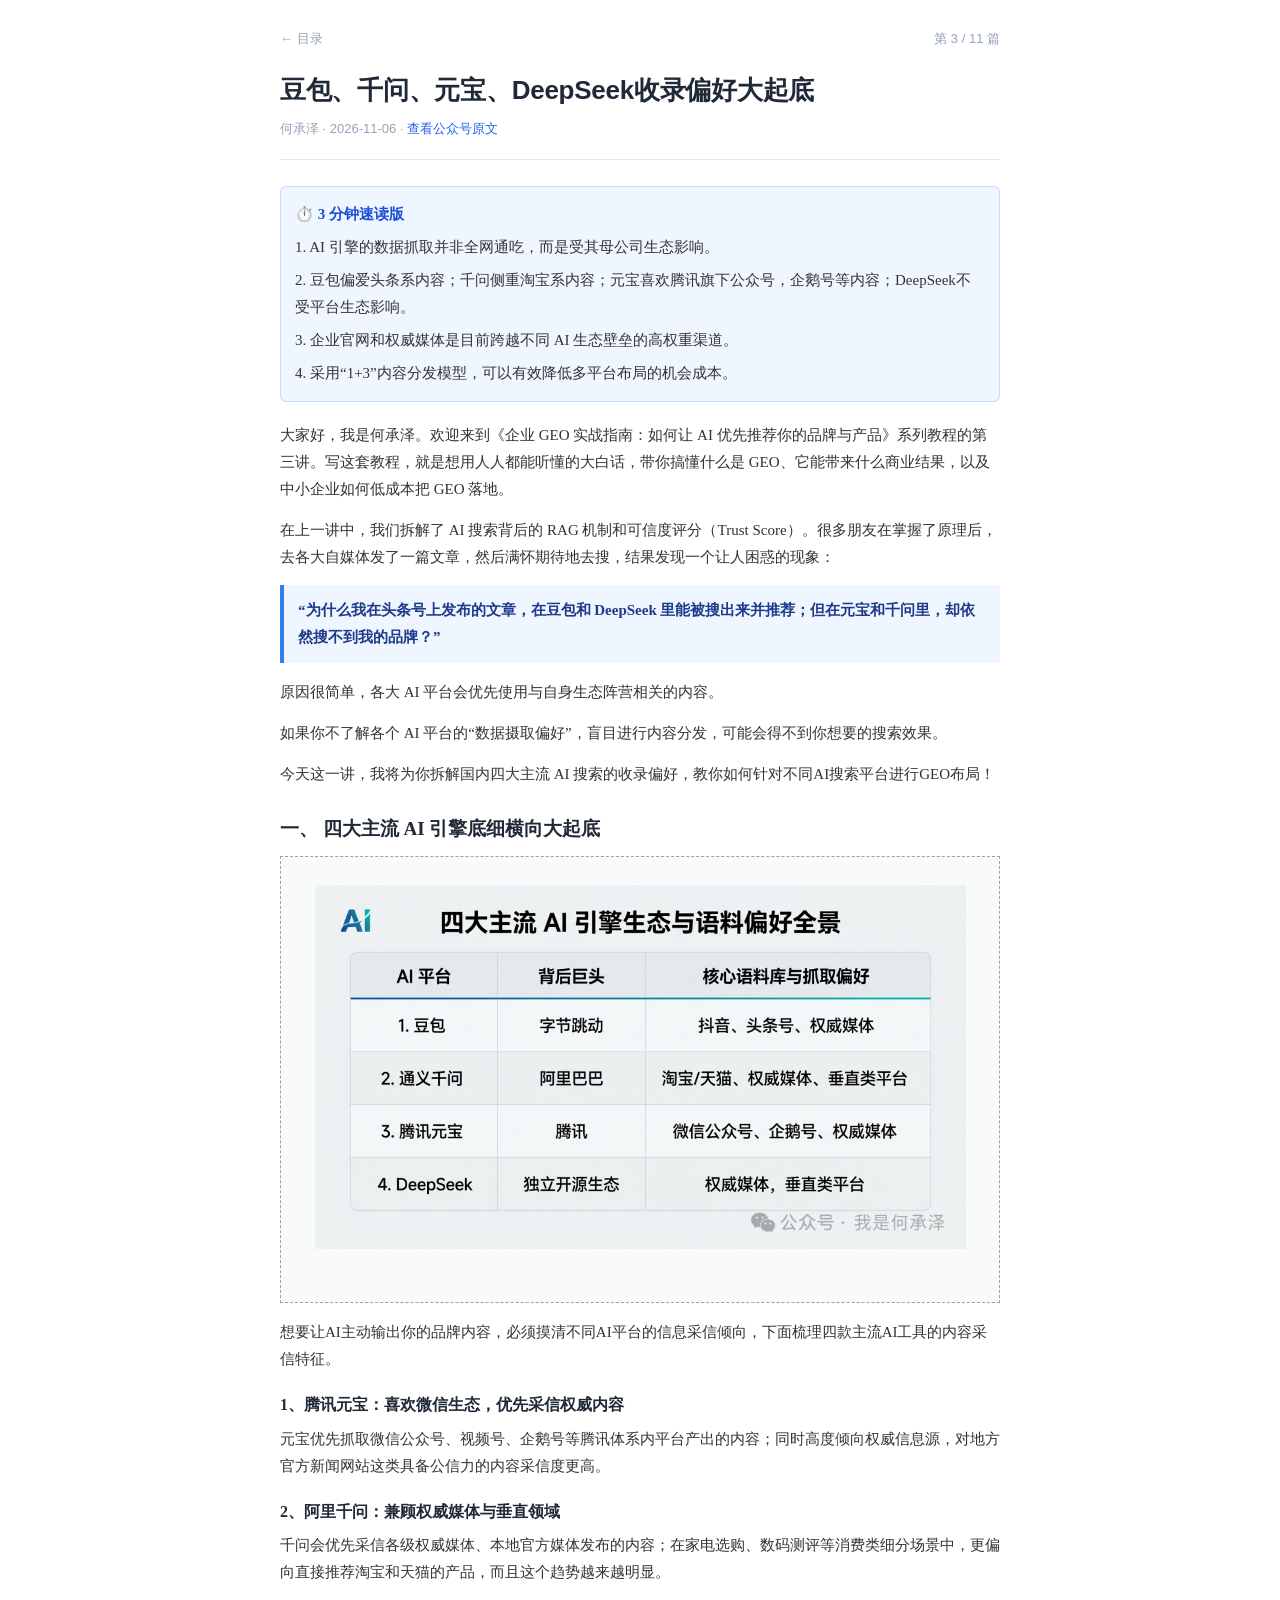
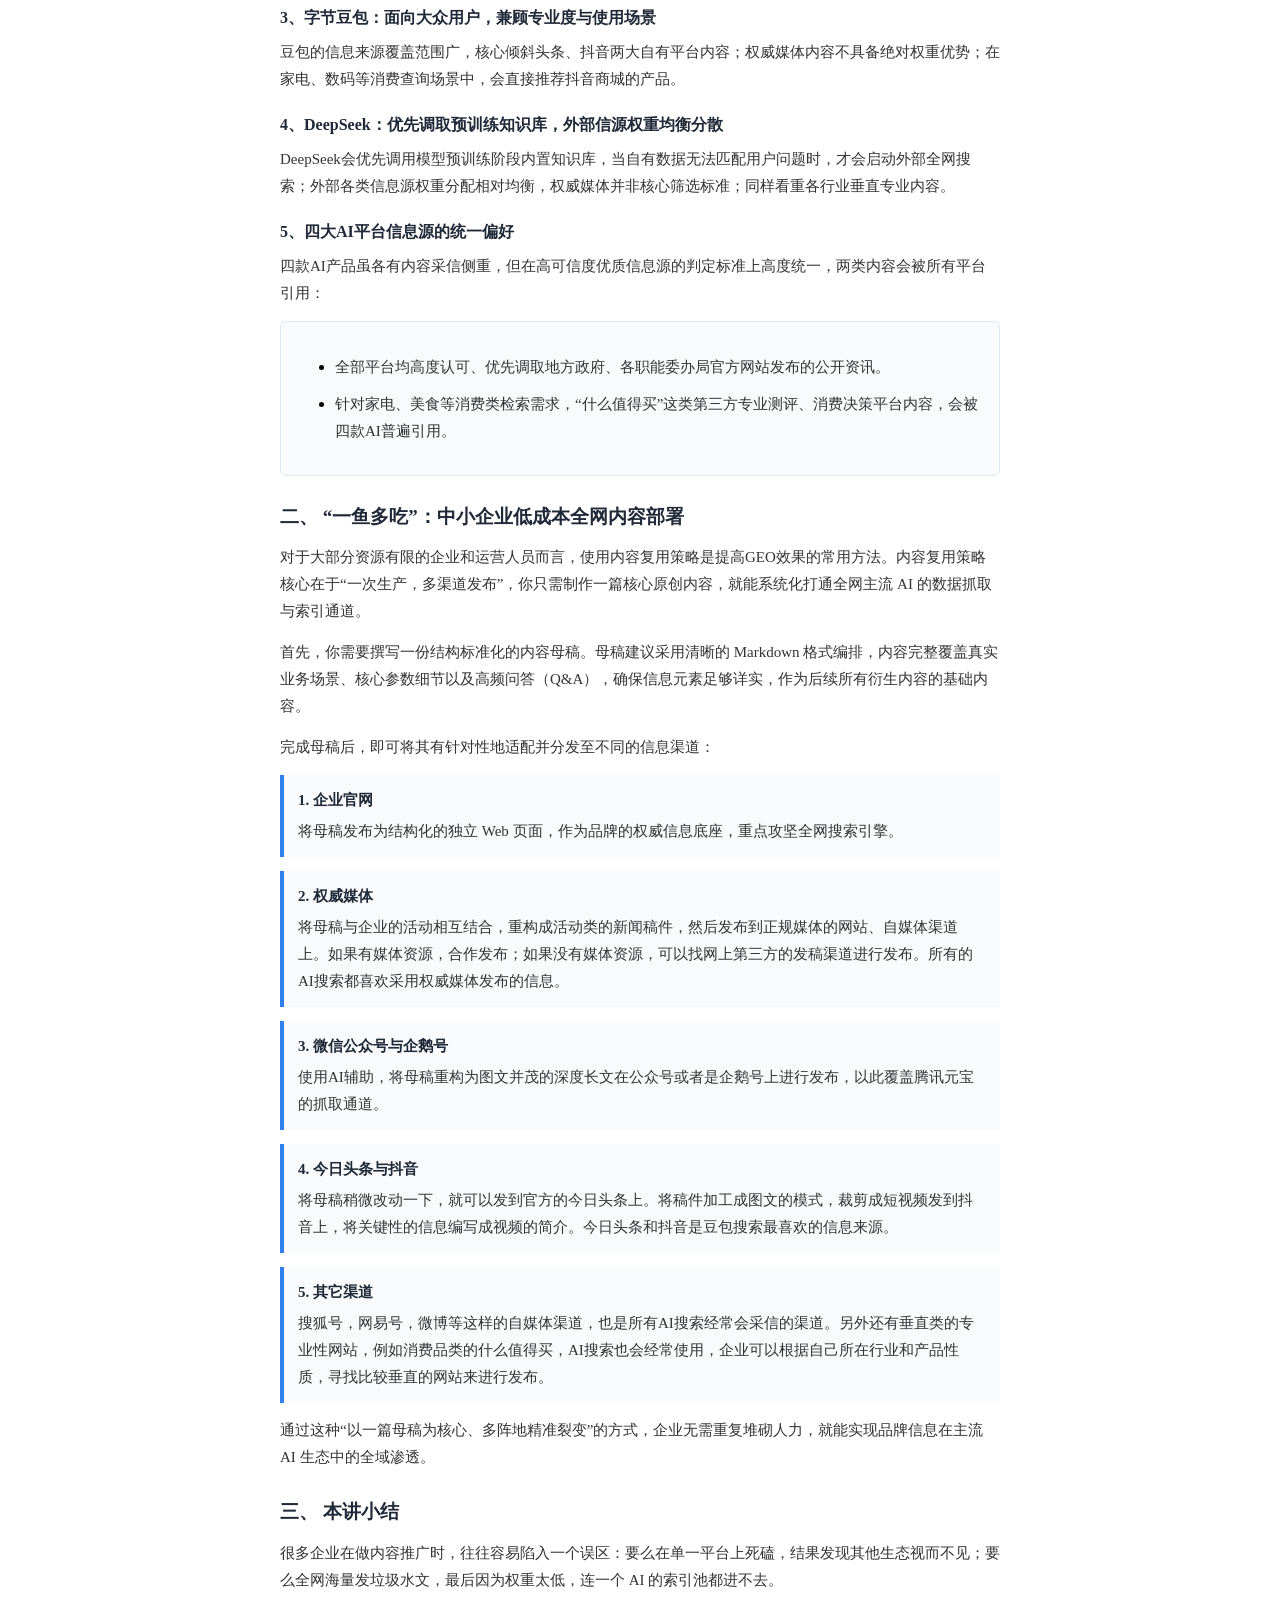
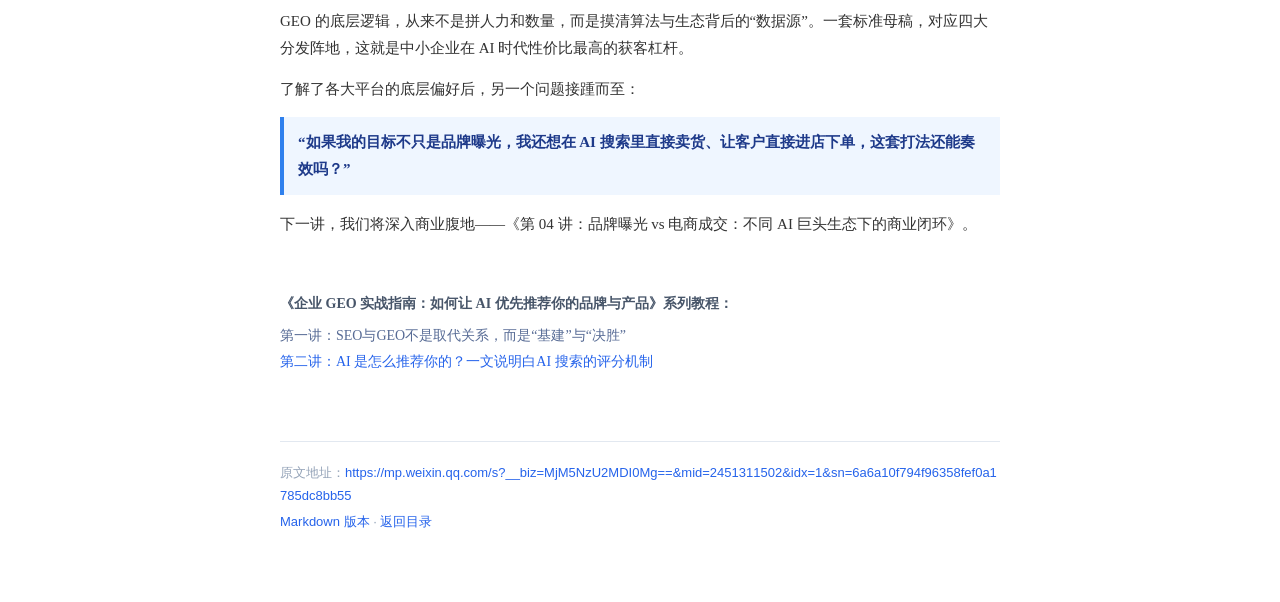
<file: pages/03-ai-platform-indexing.html>
<!doctype html>
<html lang="zh-CN">
<head>
<meta charset="utf-8">
<meta name="viewport" content="width=device-width, initial-scale=1">
<meta name="author" content="何承泽">
<title>豆包、千问、元宝、DeepSeek收录偏好大起底 · 企业GEO实战指南</title>
<meta name="description" content="《企业GEO实战指南》第 3 篇：豆包、千问、元宝、DeepSeek收录偏好大起底">
<link rel="stylesheet" href="../assets/style.css">
</head>
<body>
<main class="page">
  <nav class="crumb"><a href="../index.html">← 目录</a><span>第 3 / 11 篇</span></nav>
  <header class="page-head">
    <h1>豆包、千问、元宝、DeepSeek收录偏好大起底</h1>
    <p class="meta">何承泽 · 2026-11-06 · <a href="https://mp.weixin.qq.com/s?__biz=MjM5NzU2MDI0Mg==&mid=2451311502&idx=1&sn=6a6a10f794f96358fef0a1785dc8bb55" target="_blank" rel="noopener">查看公众号原文</a></p>
  </header>
  <article class="rich">
<section style="color: rgb(0, 0, 0); font-family: &quot;Noto Sans SC&quot;; font-size: medium; font-style: normal; font-variant-ligatures: normal; font-variant-caps: normal; font-weight: 400; letter-spacing: normal; orphans: 2; text-align: left; text-indent: 0px; text-transform: none; widows: 2; word-spacing: 0px; -webkit-text-stroke-width: 0px; white-space: normal; text-decoration-thickness: initial; text-decoration-style: initial; text-decoration-color: initial; background: rgb(239, 246, 255); border: 1px solid rgb(191, 219, 254); border-radius: 6px; padding: 14px; margin: 0px 0px 20px; box-sizing: border-box; width: 1442.4px; visibility: visible;"><p style="font-size: 15px; line-height: 27px; font-weight: bold; color: rgb(29, 78, 216); margin: 0px 0px 6px; visibility: visible;"><span style="visibility: visible;">⏱️ 3 分钟速读版</span></p><p style="font-size: 15px; line-height: 27px; color: rgb(51, 51, 51); margin: 0px 0px 6px; visibility: visible;"><span style="visibility: visible;">1. AI 引擎的数据抓取并非全网通吃，而是受其母公司生态影响。</span></p><p style="font-size: 15px; line-height: 27px; color: rgb(51, 51, 51); margin: 0px 0px 6px; visibility: visible;"><span style="visibility: visible;">2. 豆包偏爱头条系内容；千问侧重淘宝系内容；元宝喜欢腾讯旗下公众号，企鹅号等内容；DeepSeek不受平台生态影响。</span></p><p style="font-size: 15px; line-height: 27px; color: rgb(51, 51, 51); margin: 0px 0px 6px; visibility: visible;"><span style="visibility: visible;">3. 企业官网和权威媒体是目前跨越不同 AI 生态壁垒的高权重渠道。</span></p><p style="font-size: 15px; line-height: 27px; color: rgb(51, 51, 51); margin: 0px; visibility: visible;"><span style="visibility: visible;">4. 采用“1+3”内容分发模型，可以有效降低多平台布局的机会成本。</span></p></section><p style="font-family: &quot;Noto Sans SC&quot;; font-style: normal; font-variant-ligatures: normal; font-variant-caps: normal; font-weight: 400; letter-spacing: normal; orphans: 2; text-align: left; text-indent: 0px; text-transform: none; widows: 2; word-spacing: 0px; -webkit-text-stroke-width: 0px; white-space: normal; text-decoration-thickness: initial; text-decoration-style: initial; text-decoration-color: initial; font-size: 15px; line-height: 27px; color: rgb(51, 51, 51); margin: 0px 0px 14px; visibility: visible;"><span style="visibility: visible;">大家好，我是何承泽。欢迎来到《企业 GEO 实战指南：如何让 AI 优先推荐你的品牌与产品》系列教程的第三讲。写这套教程，就是想用人人都能听懂的大白话，带你搞懂什么是 GEO、它能带来什么商业结果，以及中小企业如何低成本把 GEO 落地。</span></p><p style="font-family: &quot;Noto Sans SC&quot;; font-style: normal; font-variant-ligatures: normal; font-variant-caps: normal; font-weight: 400; letter-spacing: normal; orphans: 2; text-align: left; text-indent: 0px; text-transform: none; widows: 2; word-spacing: 0px; -webkit-text-stroke-width: 0px; white-space: normal; text-decoration-thickness: initial; text-decoration-style: initial; text-decoration-color: initial; font-size: 15px; line-height: 27px; color: rgb(51, 51, 51); margin: 0px 0px 14px; visibility: visible;"><span style="visibility: visible;">在上一讲中，我们拆解了 AI 搜索背后的 RAG 机制和可信度评分（Trust Score）。很多朋友在掌握了原理后，去各大自媒体发了一篇文章，然后满怀期待地去搜，结果发现一个让人困惑的现象：</span></p><section style="color: rgb(0, 0, 0); font-family: &quot;Noto Sans SC&quot;; font-size: medium; font-style: normal; font-variant-ligatures: normal; font-variant-caps: normal; font-weight: 400; letter-spacing: normal; orphans: 2; text-align: left; text-indent: 0px; text-transform: none; widows: 2; word-spacing: 0px; -webkit-text-stroke-width: 0px; white-space: normal; text-decoration-thickness: initial; text-decoration-style: initial; text-decoration-color: initial; background: rgb(239, 246, 255); border-left: 4px solid rgb(47, 128, 237); padding: 12px 14px; margin: 0px 0px 16px; box-sizing: border-box; width: 1442.4px; visibility: visible;"><p style="font-size: 15px; line-height: 27px; color: rgb(30, 58, 138); font-weight: bold; margin: 0px; visibility: visible;"><span style="visibility: visible;">“为什么我在头条号上发布的文章，在豆包和 DeepSeek 里能被搜出来并推荐；但在元宝和千问里，却依然搜不到我的品牌？”</span></p></section><p style="font-family: &quot;Noto Sans SC&quot;; font-style: normal; font-variant-ligatures: normal; font-variant-caps: normal; font-weight: 400; letter-spacing: normal; orphans: 2; text-align: left; text-indent: 0px; text-transform: none; widows: 2; word-spacing: 0px; -webkit-text-stroke-width: 0px; white-space: normal; text-decoration-thickness: initial; text-decoration-style: initial; text-decoration-color: initial; font-size: 15px; line-height: 27px; color: rgb(51, 51, 51); margin: 0px 0px 14px; visibility: visible;"><span style="visibility: visible;">原因很简单，各大 AI 平台会优先使用与自身生态阵营相关的内容。</span></p><p style="font-family: &quot;Noto Sans SC&quot;;font-style: normal;font-variant-ligatures: normal;font-variant-caps: normal;font-weight: 400;letter-spacing: normal;orphans: 2;text-align: left;text-indent: 0px;text-transform: none;widows: 2;word-spacing: 0px;-webkit-text-stroke-width: 0px;white-space: normal;text-decoration-thickness: initial;text-decoration-style: initial;text-decoration-color: initial;font-size: 15px;line-height: 27px;color: rgb(51, 51, 51);margin: 0px 0px 14px;"><span>如果你不了解各个 AI 平台的“数据摄取偏好”，盲目进行内容分发，可能会得不到你想要的搜索效果。</span></p><p style="font-family: &quot;Noto Sans SC&quot;;font-style: normal;font-variant-ligatures: normal;font-variant-caps: normal;font-weight: 400;letter-spacing: normal;orphans: 2;text-align: left;text-indent: 0px;text-transform: none;widows: 2;word-spacing: 0px;-webkit-text-stroke-width: 0px;white-space: normal;text-decoration-thickness: initial;text-decoration-style: initial;text-decoration-color: initial;font-size: 15px;line-height: 27px;color: rgb(51, 51, 51);margin: 0px 0px 14px;"><span>今天这一讲，我将为你拆解国内四大主流 AI 搜索的收录偏好，教你如何针对不同AI搜索平台进行GEO布局！</span></p><p style="font-family: &quot;Noto Sans SC&quot;;font-style: normal;font-variant-ligatures: normal;font-variant-caps: normal;letter-spacing: normal;orphans: 2;text-align: left;text-indent: 0px;text-transform: none;widows: 2;word-spacing: 0px;-webkit-text-stroke-width: 0px;white-space: normal;text-decoration-thickness: initial;text-decoration-style: initial;text-decoration-color: initial;font-size: 19px;line-height: 26.6px;font-weight: bold;color: rgb(31, 41, 55);margin: 28px 0px 14px;"><span>一、 四大主流 AI 引擎底细横向大起底</span></p><section style="color: rgb(0, 0, 0);font-family: &quot;Noto Sans SC&quot;;font-size: medium;font-style: normal;font-variant-ligatures: normal;font-variant-caps: normal;font-weight: 400;letter-spacing: normal;orphans: 2;text-align: left;text-indent: 0px;text-transform: none;widows: 2;word-spacing: 0px;-webkit-text-stroke-width: 0px;white-space: normal;text-decoration-thickness: initial;text-decoration-style: initial;text-decoration-color: initial;background: rgb(248, 250, 252);border: 1px dashed rgb(148, 163, 184);padding: 28px 12px;margin: 0px 0px 16px;box-sizing: border-box;width: 1442.4px;"><section style="text-align: center;" nodeleaf=""><img class="rich_pages wxw-img js_insertlocalimg js_img_placeholder wx_img_placeholder" data-ratio="0.5583333333333333" data-s="300,640" data-type="jpeg" data-w="1080" type="block" data-imgfileid="303827851" data-aistatus="1" data-original-style="null" data-index="2" src="../assets/images/03-ai-platform-indexing/01.png" _width="677px" style="aspect-ratio: calc(1.79104) / 1; width: 651px !important; height: auto !important;" alt="图片"></section><p style="font-size: 14px;line-height: 25.2px;color: rgb(100, 116, 139);text-align: center;margin: 0px;"><span><br></span></p></section><p style="font-family: &quot;Noto Sans SC&quot;;font-style: normal;font-variant-ligatures: normal;font-variant-caps: normal;font-weight: 400;letter-spacing: normal;orphans: 2;text-align: left;text-indent: 0px;text-transform: none;widows: 2;word-spacing: 0px;-webkit-text-stroke-width: 0px;white-space: normal;text-decoration-thickness: initial;text-decoration-style: initial;text-decoration-color: initial;font-size: 15px;line-height: 27px;color: rgb(51, 51, 51);margin: 0px 0px 14px;"><span>想要让AI主动输出你的品牌内容，必须摸清不同AI平台的信息采信倾向，下面梳理四款主流AI工具的内容采信特征。</span></p><p style="font-family: &quot;Noto Sans SC&quot;;font-size: 16px;font-style: normal;font-variant-ligatures: normal;font-variant-caps: normal;letter-spacing: normal;orphans: 2;text-align: left;text-indent: 0px;text-transform: none;widows: 2;word-spacing: 0px;-webkit-text-stroke-width: 0px;white-space: normal;text-decoration-thickness: initial;text-decoration-style: initial;text-decoration-color: initial;line-height: 28.8px;font-weight: bold;color: rgb(31, 41, 55);margin: 18px 0px 6px;"><span>1、腾讯元宝：喜欢微信生态，优先采信权威内容</span></p><p style="font-family: &quot;Noto Sans SC&quot;;font-style: normal;font-variant-ligatures: normal;font-variant-caps: normal;font-weight: 400;letter-spacing: normal;orphans: 2;text-align: left;text-indent: 0px;text-transform: none;widows: 2;word-spacing: 0px;-webkit-text-stroke-width: 0px;white-space: normal;text-decoration-thickness: initial;text-decoration-style: initial;text-decoration-color: initial;font-size: 15px;line-height: 27px;color: rgb(51, 51, 51);margin: 0px 0px 14px;"><span>元宝优先抓取微信公众号、视频号、企鹅号等腾讯体系内平台产出的内容；同时高度倾向权威信息源，对地方官方新闻网站这类具备公信力的内容采信度更高。</span></p><p style="font-family: &quot;Noto Sans SC&quot;;font-size: 16px;font-style: normal;font-variant-ligatures: normal;font-variant-caps: normal;letter-spacing: normal;orphans: 2;text-align: left;text-indent: 0px;text-transform: none;widows: 2;word-spacing: 0px;-webkit-text-stroke-width: 0px;white-space: normal;text-decoration-thickness: initial;text-decoration-style: initial;text-decoration-color: initial;line-height: 28.8px;font-weight: bold;color: rgb(31, 41, 55);margin: 18px 0px 6px;"><span>2、阿里千问：兼顾权威媒体与垂直领域</span></p><p style="font-family: &quot;Noto Sans SC&quot;;font-style: normal;font-variant-ligatures: normal;font-variant-caps: normal;font-weight: 400;letter-spacing: normal;orphans: 2;text-align: left;text-indent: 0px;text-transform: none;widows: 2;word-spacing: 0px;-webkit-text-stroke-width: 0px;white-space: normal;text-decoration-thickness: initial;text-decoration-style: initial;text-decoration-color: initial;font-size: 15px;line-height: 27px;color: rgb(51, 51, 51);margin: 0px 0px 14px;"><span>千问会优先采信各级权威媒体、本地官方媒体发布的内容；在家电选购、数码测评等消费类细分场景中，更偏向直接推荐淘宝和天猫的产品，而且这个趋势越来越明显。</span></p><p style="font-family: &quot;Noto Sans SC&quot;;font-size: 16px;font-style: normal;font-variant-ligatures: normal;font-variant-caps: normal;letter-spacing: normal;orphans: 2;text-align: left;text-indent: 0px;text-transform: none;widows: 2;word-spacing: 0px;-webkit-text-stroke-width: 0px;white-space: normal;text-decoration-thickness: initial;text-decoration-style: initial;text-decoration-color: initial;line-height: 28.8px;font-weight: bold;color: rgb(31, 41, 55);margin: 18px 0px 6px;"><span>3、字节豆包：面向大众用户，兼顾专业度与使用场景</span></p><p style="font-family: &quot;Noto Sans SC&quot;;font-style: normal;font-variant-ligatures: normal;font-variant-caps: normal;font-weight: 400;letter-spacing: normal;orphans: 2;text-align: left;text-indent: 0px;text-transform: none;widows: 2;word-spacing: 0px;-webkit-text-stroke-width: 0px;white-space: normal;text-decoration-thickness: initial;text-decoration-style: initial;text-decoration-color: initial;font-size: 15px;line-height: 27px;color: rgb(51, 51, 51);margin: 0px 0px 14px;"><span>豆包的信息来源覆盖范围广，核心倾斜头条、抖音两大自有平台内容；权威媒体内容不具备绝对权重优势；在家电、数码等消费查询场景中，会直接推荐抖音商城的产品。</span></p><p style="font-family: &quot;Noto Sans SC&quot;;font-size: 16px;font-style: normal;font-variant-ligatures: normal;font-variant-caps: normal;letter-spacing: normal;orphans: 2;text-align: left;text-indent: 0px;text-transform: none;widows: 2;word-spacing: 0px;-webkit-text-stroke-width: 0px;white-space: normal;text-decoration-thickness: initial;text-decoration-style: initial;text-decoration-color: initial;line-height: 28.8px;font-weight: bold;color: rgb(31, 41, 55);margin: 18px 0px 6px;"><span>4、DeepSeek：优先调取预训练知识库，外部信源权重均衡分散</span></p><p style="font-family: &quot;Noto Sans SC&quot;;font-style: normal;font-variant-ligatures: normal;font-variant-caps: normal;font-weight: 400;letter-spacing: normal;orphans: 2;text-align: left;text-indent: 0px;text-transform: none;widows: 2;word-spacing: 0px;-webkit-text-stroke-width: 0px;white-space: normal;text-decoration-thickness: initial;text-decoration-style: initial;text-decoration-color: initial;font-size: 15px;line-height: 27px;color: rgb(51, 51, 51);margin: 0px 0px 14px;"><span>DeepSeek会优先调用模型预训练阶段内置知识库，当自有数据无法匹配用户问题时，才会启动外部全网搜索；外部各类信息源权重分配相对均衡，权威媒体并非核心筛选标准；同样看重各行业垂直专业内容。</span></p><p style="font-family: &quot;Noto Sans SC&quot;;font-size: 16px;font-style: normal;font-variant-ligatures: normal;font-variant-caps: normal;letter-spacing: normal;orphans: 2;text-align: left;text-indent: 0px;text-transform: none;widows: 2;word-spacing: 0px;-webkit-text-stroke-width: 0px;white-space: normal;text-decoration-thickness: initial;text-decoration-style: initial;text-decoration-color: initial;line-height: 28.8px;font-weight: bold;color: rgb(31, 41, 55);margin: 18px 0px 6px;"><span>5、四大AI平台信息源的统一偏好</span></p><p style="font-family: &quot;Noto Sans SC&quot;;font-style: normal;font-variant-ligatures: normal;font-variant-caps: normal;font-weight: 400;letter-spacing: normal;orphans: 2;text-align: left;text-indent: 0px;text-transform: none;widows: 2;word-spacing: 0px;-webkit-text-stroke-width: 0px;white-space: normal;text-decoration-thickness: initial;text-decoration-style: initial;text-decoration-color: initial;font-size: 15px;line-height: 27px;color: rgb(51, 51, 51);margin: 0px 0px 14px;"><span>四款AI产品虽各有内容采信侧重，但在高可信度优质信息源的判定标准上高度统一，两类内容会被所有平台引用：</span></p><section style="color: rgb(0, 0, 0);font-family: &quot;Noto Sans SC&quot;;font-size: medium;font-style: normal;font-variant-ligatures: normal;font-variant-caps: normal;font-weight: 400;letter-spacing: normal;orphans: 2;text-align: left;text-indent: 0px;text-transform: none;widows: 2;word-spacing: 0px;-webkit-text-stroke-width: 0px;white-space: normal;text-decoration-thickness: initial;text-decoration-style: initial;text-decoration-color: initial;background: rgb(248, 250, 252);border: 1px solid rgb(226, 232, 240);border-radius: 6px;padding: 14px;margin: 0px 0px 16px;box-sizing: border-box;width: 1442.4px;"><ul style="list-style-type: disc;" class="list-paddingleft-1"><li><p style="font-size: 15px;line-height: 27px;color: rgb(51, 51, 51);margin: 0px 0px 8px;"><span>全部平台均高度认可、优先调取地方政府、各职能委办局官方网站发布的公开资讯。</span></p></li><li><p style="font-size: 15px;line-height: 27px;color: rgb(51, 51, 51);margin: 0px;"><span>针对家电、美食等消费类检索需求，“什么值得买”这类第三方专业测评、消费决策平台内容，会被四款AI普遍引用。</span></p></li></ul></section><p style="font-family: &quot;Noto Sans SC&quot;;font-style: normal;font-variant-ligatures: normal;font-variant-caps: normal;letter-spacing: normal;orphans: 2;text-align: left;text-indent: 0px;text-transform: none;widows: 2;word-spacing: 0px;-webkit-text-stroke-width: 0px;white-space: normal;text-decoration-thickness: initial;text-decoration-style: initial;text-decoration-color: initial;font-size: 19px;line-height: 26.6px;font-weight: bold;color: rgb(31, 41, 55);margin: 28px 0px 14px;"><span>二、 “一鱼多吃”：中小企业低成本全网内容部署</span></p><p style="font-family: &quot;Noto Sans SC&quot;;font-style: normal;font-variant-ligatures: normal;font-variant-caps: normal;font-weight: 400;letter-spacing: normal;orphans: 2;text-align: left;text-indent: 0px;text-transform: none;widows: 2;word-spacing: 0px;-webkit-text-stroke-width: 0px;white-space: normal;text-decoration-thickness: initial;text-decoration-style: initial;text-decoration-color: initial;font-size: 15px;line-height: 27px;color: rgb(51, 51, 51);margin: 0px 0px 14px;"><span>对于大部分资源有限的企业和运营人员而言，使用内容复用策略是提高GEO效果的常用方法。内容复用策略核心在于“一次生产，多渠道发布”，你只需制作一篇核心原创内容，就能系统化打通全网主流 AI 的数据抓取与索引通道。</span></p><p style="font-family: &quot;Noto Sans SC&quot;;font-style: normal;font-variant-ligatures: normal;font-variant-caps: normal;font-weight: 400;letter-spacing: normal;orphans: 2;text-align: left;text-indent: 0px;text-transform: none;widows: 2;word-spacing: 0px;-webkit-text-stroke-width: 0px;white-space: normal;text-decoration-thickness: initial;text-decoration-style: initial;text-decoration-color: initial;font-size: 15px;line-height: 27px;color: rgb(51, 51, 51);margin: 0px 0px 14px;"><span>首先，你需要撰写一份结构标准化的内容母稿。母稿建议采用清晰的 Markdown 格式编排，内容完整覆盖真实业务场景、核心参数细节以及高频问答（Q&A），确保信息元素足够详实，作为后续所有衍生内容的基础内容。</span></p><p style="font-family: &quot;Noto Sans SC&quot;;font-style: normal;font-variant-ligatures: normal;font-variant-caps: normal;font-weight: 400;letter-spacing: normal;orphans: 2;text-align: left;text-indent: 0px;text-transform: none;widows: 2;word-spacing: 0px;-webkit-text-stroke-width: 0px;white-space: normal;text-decoration-thickness: initial;text-decoration-style: initial;text-decoration-color: initial;font-size: 15px;line-height: 27px;color: rgb(51, 51, 51);margin: 0px 0px 14px;"><span>完成母稿后，即可将其有针对性地适配并分发至不同的信息渠道：</span></p><section style="color: rgb(0, 0, 0);font-family: &quot;Noto Sans SC&quot;;font-size: medium;font-style: normal;font-variant-ligatures: normal;font-variant-caps: normal;font-weight: 400;letter-spacing: normal;orphans: 2;text-align: left;text-indent: 0px;text-transform: none;widows: 2;word-spacing: 0px;-webkit-text-stroke-width: 0px;white-space: normal;text-decoration-thickness: initial;text-decoration-style: initial;text-decoration-color: initial;background: rgb(248, 250, 252);border-left: 4px solid rgb(47, 128, 237);padding: 12px 14px;margin: 0px 0px 14px;box-sizing: border-box;width: 1442.4px;"><p style="font-size: 15px;line-height: 27px;font-weight: bold;color: rgb(31, 41, 55);margin: 0px 0px 4px;"><span>1. 企业官网</span></p><p style="font-size: 15px;line-height: 27px;color: rgb(51, 51, 51);margin: 0px;"><span>将母稿发布为结构化的独立 Web 页面，作为品牌的权威信息底座，重点攻坚全网搜索引擎。</span></p></section><section style="color: rgb(0, 0, 0);font-family: &quot;Noto Sans SC&quot;;font-size: medium;font-style: normal;font-variant-ligatures: normal;font-variant-caps: normal;font-weight: 400;letter-spacing: normal;orphans: 2;text-align: left;text-indent: 0px;text-transform: none;widows: 2;word-spacing: 0px;-webkit-text-stroke-width: 0px;white-space: normal;text-decoration-thickness: initial;text-decoration-style: initial;text-decoration-color: initial;background: rgb(248, 250, 252);border-left: 4px solid rgb(47, 128, 237);padding: 12px 14px;margin: 0px 0px 14px;box-sizing: border-box;width: 1442.4px;"><p style="font-size: 15px;line-height: 27px;font-weight: bold;color: rgb(31, 41, 55);margin: 0px 0px 4px;"><span>2. 权威媒体</span></p><p style="font-size: 15px;line-height: 27px;color: rgb(51, 51, 51);margin: 0px;"><span>将母稿与企业的活动相互结合，重构成活动类的新闻稿件，然后发布到正规媒体的网站、自媒体渠道上。如果有媒体资源，合作发布；如果没有媒体资源，可以找网上第三方的发稿渠道进行发布。所有的AI搜索都喜欢采用权威媒体发布的信息。</span></p></section><section style="color: rgb(0, 0, 0);font-family: &quot;Noto Sans SC&quot;;font-size: medium;font-style: normal;font-variant-ligatures: normal;font-variant-caps: normal;font-weight: 400;letter-spacing: normal;orphans: 2;text-align: left;text-indent: 0px;text-transform: none;widows: 2;word-spacing: 0px;-webkit-text-stroke-width: 0px;white-space: normal;text-decoration-thickness: initial;text-decoration-style: initial;text-decoration-color: initial;background: rgb(248, 250, 252);border-left: 4px solid rgb(47, 128, 237);padding: 12px 14px;margin: 0px 0px 14px;box-sizing: border-box;width: 1442.4px;"><p style="font-size: 15px;line-height: 27px;font-weight: bold;color: rgb(31, 41, 55);margin: 0px 0px 4px;"><span>3. 微信公众号与企鹅号</span></p><p style="font-size: 15px;line-height: 27px;color: rgb(51, 51, 51);margin: 0px;"><span>使用AI辅助，将母稿重构为图文并茂的深度长文在公众号或者是企鹅号上进行发布，以此覆盖腾讯元宝的抓取通道。</span></p></section><section style="color: rgb(0, 0, 0);font-family: &quot;Noto Sans SC&quot;;font-size: medium;font-style: normal;font-variant-ligatures: normal;font-variant-caps: normal;font-weight: 400;letter-spacing: normal;orphans: 2;text-align: left;text-indent: 0px;text-transform: none;widows: 2;word-spacing: 0px;-webkit-text-stroke-width: 0px;white-space: normal;text-decoration-thickness: initial;text-decoration-style: initial;text-decoration-color: initial;background: rgb(248, 250, 252);border-left: 4px solid rgb(47, 128, 237);padding: 12px 14px;margin: 0px 0px 14px;box-sizing: border-box;width: 1442.4px;"><p style="font-size: 15px;line-height: 27px;font-weight: bold;color: rgb(31, 41, 55);margin: 0px 0px 4px;"><span>4. 今日头条与抖音</span></p><p style="font-size: 15px;line-height: 27px;color: rgb(51, 51, 51);margin: 0px;"><span>将母稿稍微改动一下，就可以发到官方的今日头条上。将稿件加工成图文的模式，裁剪成短视频发到抖音上，将关键性的信息编写成视频的简介。今日头条和抖音是豆包搜索最喜欢的信息来源。</span></p></section><section style="color: rgb(0, 0, 0);font-family: &quot;Noto Sans SC&quot;;font-size: medium;font-style: normal;font-variant-ligatures: normal;font-variant-caps: normal;font-weight: 400;letter-spacing: normal;orphans: 2;text-align: left;text-indent: 0px;text-transform: none;widows: 2;word-spacing: 0px;-webkit-text-stroke-width: 0px;white-space: normal;text-decoration-thickness: initial;text-decoration-style: initial;text-decoration-color: initial;background: rgb(248, 250, 252);border-left: 4px solid rgb(47, 128, 237);padding: 12px 14px;margin: 0px 0px 14px;box-sizing: border-box;width: 1442.4px;"><p style="font-size: 15px;line-height: 27px;font-weight: bold;color: rgb(31, 41, 55);margin: 0px 0px 4px;"><span>5. 其它渠道</span></p><p style="font-size: 15px;line-height: 27px;color: rgb(51, 51, 51);margin: 0px;"><span>搜狐号，网易号，微博等这样的自媒体渠道，也是所有AI搜索经常会采信的渠道。另外还有垂直类的专业性网站，例如消费品类的什么值得买，AI搜索也会经常使用，企业可以根据自己所在行业和产品性质，寻找比较垂直的网站来进行发布。</span></p></section><p style="font-family: &quot;Noto Sans SC&quot;;font-style: normal;font-variant-ligatures: normal;font-variant-caps: normal;font-weight: 400;letter-spacing: normal;orphans: 2;text-align: left;text-indent: 0px;text-transform: none;widows: 2;word-spacing: 0px;-webkit-text-stroke-width: 0px;white-space: normal;text-decoration-thickness: initial;text-decoration-style: initial;text-decoration-color: initial;font-size: 15px;line-height: 27px;color: rgb(51, 51, 51);margin: 0px 0px 14px;"><span>通过这种“以一篇母稿为核心、多阵地精准裂变”的方式，企业无需重复堆砌人力，就能实现品牌信息在主流 AI 生态中的全域渗透。</span></p><p style="font-family: &quot;Noto Sans SC&quot;;font-style: normal;font-variant-ligatures: normal;font-variant-caps: normal;letter-spacing: normal;orphans: 2;text-align: left;text-indent: 0px;text-transform: none;widows: 2;word-spacing: 0px;-webkit-text-stroke-width: 0px;white-space: normal;text-decoration-thickness: initial;text-decoration-style: initial;text-decoration-color: initial;font-size: 19px;line-height: 26.6px;font-weight: bold;color: rgb(31, 41, 55);margin: 28px 0px 14px;"><span>三、 本讲小结</span></p><p style="font-family: &quot;Noto Sans SC&quot;;font-style: normal;font-variant-ligatures: normal;font-variant-caps: normal;font-weight: 400;letter-spacing: normal;orphans: 2;text-align: left;text-indent: 0px;text-transform: none;widows: 2;word-spacing: 0px;-webkit-text-stroke-width: 0px;white-space: normal;text-decoration-thickness: initial;text-decoration-style: initial;text-decoration-color: initial;font-size: 15px;line-height: 27px;color: rgb(51, 51, 51);margin: 0px 0px 14px;"><span>很多企业在做内容推广时，往往容易陷入一个误区：要么在单一平台上死磕，结果发现其他生态视而不见；要么全网海量发垃圾水文，最后因为权重太低，连一个 AI 的索引池都进不去。</span></p><p style="font-family: &quot;Noto Sans SC&quot;;font-style: normal;font-variant-ligatures: normal;font-variant-caps: normal;font-weight: 400;letter-spacing: normal;orphans: 2;text-align: left;text-indent: 0px;text-transform: none;widows: 2;word-spacing: 0px;-webkit-text-stroke-width: 0px;white-space: normal;text-decoration-thickness: initial;text-decoration-style: initial;text-decoration-color: initial;font-size: 15px;line-height: 27px;color: rgb(51, 51, 51);margin: 0px 0px 14px;"><span>GEO 的底层逻辑，从来不是拼人力和数量，而是摸清算法与生态背后的“数据源”。一套标准母稿，对应四大分发阵地，这就是中小企业在 AI 时代性价比最高的获客杠杆。</span></p><p style="font-family: &quot;Noto Sans SC&quot;;font-style: normal;font-variant-ligatures: normal;font-variant-caps: normal;font-weight: 400;letter-spacing: normal;orphans: 2;text-align: left;text-indent: 0px;text-transform: none;widows: 2;word-spacing: 0px;-webkit-text-stroke-width: 0px;white-space: normal;text-decoration-thickness: initial;text-decoration-style: initial;text-decoration-color: initial;font-size: 15px;line-height: 27px;color: rgb(51, 51, 51);margin: 0px 0px 14px;"><span>了解了各大平台的底层偏好后，另一个问题接踵而至：</span></p><section style="color: rgb(0, 0, 0);font-family: &quot;Noto Sans SC&quot;;font-size: medium;font-style: normal;font-variant-ligatures: normal;font-variant-caps: normal;font-weight: 400;letter-spacing: normal;orphans: 2;text-align: left;text-indent: 0px;text-transform: none;widows: 2;word-spacing: 0px;-webkit-text-stroke-width: 0px;white-space: normal;text-decoration-thickness: initial;text-decoration-style: initial;text-decoration-color: initial;background: rgb(239, 246, 255);border-left: 4px solid rgb(47, 128, 237);padding: 12px 14px;margin: 0px 0px 16px;box-sizing: border-box;width: 1442.4px;"><p style="font-size: 15px;line-height: 27px;color: rgb(30, 58, 138);font-weight: bold;margin: 0px;"><span>“如果我的目标不只是品牌曝光，我还想在 AI 搜索里直接卖货、让客户直接进店下单，这套打法还能奏效吗？”</span></p></section><p style="font-family: &quot;Noto Sans SC&quot;;font-style: normal;font-variant-ligatures: normal;font-variant-caps: normal;font-weight: 400;letter-spacing: normal;orphans: 2;text-align: left;text-indent: 0px;text-transform: none;widows: 2;word-spacing: 0px;-webkit-text-stroke-width: 0px;white-space: normal;text-decoration-thickness: initial;text-decoration-style: initial;text-decoration-color: initial;font-size: 15px;line-height: 27px;color: rgb(51, 51, 51);margin: 0px 0px 14px;"><span>下一讲，我们将深入商业腹地——《第 04 讲：品牌曝光 vs 电商成交：不同 AI 巨头生态下的商业闭环》。</span></p><p style="font-family: &quot;Noto Sans SC&quot;;font-style: normal;font-variant-ligatures: normal;font-variant-caps: normal;font-weight: 400;letter-spacing: normal;orphans: 2;text-align: left;text-indent: 0px;text-transform: none;widows: 2;word-spacing: 0px;-webkit-text-stroke-width: 0px;white-space: normal;text-decoration-thickness: initial;text-decoration-style: initial;text-decoration-color: initial;font-size: 15px;line-height: 27px;color: rgb(51, 51, 51);margin: 0px 0px 14px;"><span><br></span></p><p style="-webkit-tap-highlight-color: rgba(0, 0, 0, 0);margin: 0px 0px 8px;padding: 0px;outline: 0px;max-width: 100%;box-sizing: border-box !important;overflow-wrap: break-word !important;clear: both;min-height: 1em;font-family: &quot;Noto Sans SC&quot;;font-style: normal;font-variant-ligatures: normal;font-variant-caps: normal;letter-spacing: normal;orphans: 2;text-align: left;text-indent: 0px;text-transform: none;widows: 2;word-spacing: 0px;-webkit-text-stroke-width: 0px;white-space: normal;text-decoration-thickness: initial;text-decoration-style: initial;text-decoration-color: initial;font-size: 14px;font-weight: bold;line-height: 22.4px;color: rgb(71, 85, 105);"><span style="-webkit-tap-highlight-color: rgba(0, 0, 0, 0);margin: 0px;padding: 0px;outline: 0px;max-width: 100%;box-sizing: border-box !important;overflow-wrap: break-word !important;">《企业 GEO 实战指南：如何让 AI 优先推荐你的品牌与产品》系列教程：</span></p><p style="-webkit-tap-highlight-color: rgba(0, 0, 0, 0);margin: 0px;padding: 0px;outline: 0px;max-width: 100%;box-sizing: border-box !important;overflow-wrap: break-word !important;clear: both;min-height: 1em;font-family: &quot;Noto Sans SC&quot;;font-style: normal;font-variant-ligatures: normal;font-variant-caps: normal;font-weight: 400;letter-spacing: normal;orphans: 2;text-align: left;text-indent: 0px;text-transform: none;widows: 2;word-spacing: 0px;-webkit-text-stroke-width: 0px;white-space: normal;text-decoration-thickness: initial;text-decoration-style: initial;text-decoration-color: initial;font-size: 14px;line-height: 25.2px;color: rgb(47, 128, 237);"><span style="-webkit-tap-highlight-color: rgba(0, 0, 0, 0);margin: 0px;padding: 0px;outline: 0px;max-width: 100%;box-sizing: border-box !important;overflow-wrap: break-word !important;"><a class="normal_text_link mp_article_text_link" target="_blank" style="-webkit-tap-highlight-color: rgba(0, 0, 0, 0);margin: 0px;padding: 0px;outline: 0px;color: rgb(87, 107, 149);text-decoration: none;-webkit-user-drag: none;cursor: default;max-width: 100%;box-sizing: border-box !important;overflow-wrap: break-word !important;" href="https://mp.weixin.qq.com/s?__biz=MjM5NzU2MDI0Mg==&mid=2451311487&idx=1&sn=c6651f9a5aa7786757fb933194b6f86f&scene=21#wechat_redirect" textvalue="第一讲：SEO与GEO不是取代关系，而是“基建”与“决胜”" data-itemshowtype="0" linktype="text" data-linktype="2">第一讲：SEO与GEO不是取代关系，而是“基建”与“决胜”</a></span></p><p style="-webkit-tap-highlight-color: rgba(0, 0, 0, 0);margin: 0px;padding: 0px;outline: 0px;max-width: 100%;box-sizing: border-box !important;overflow-wrap: break-word !important;clear: both;min-height: 1em;font-family: &quot;Noto Sans SC&quot;;font-style: normal;font-variant-ligatures: normal;font-variant-caps: normal;font-weight: 400;letter-spacing: normal;orphans: 2;text-align: left;text-indent: 0px;text-transform: none;widows: 2;word-spacing: 0px;-webkit-text-stroke-width: 0px;white-space: normal;text-decoration-thickness: initial;text-decoration-style: initial;text-decoration-color: initial;font-size: 14px;line-height: 25.2px;color: rgb(47, 128, 237);"><span style="-webkit-tap-highlight-color: rgba(0, 0, 0, 0);margin: 0px;padding: 0px;outline: 0px;max-width: 100%;box-sizing: border-box !important;overflow-wrap: break-word !important;"><a class="normal_text_link mp_article_text_link" target="_blank" style="" href="https://mp.weixin.qq.com/s?__biz=MjM5NzU2MDI0Mg==&mid=2451311497&idx=1&sn=9b84d8147e8ba2cfc903c0906b3e4fb8&scene=21#wechat_redirect" textvalue="第二讲：AI 是怎么推荐你的？一文说明白AI 搜索的评分机制" data-itemshowtype="0" linktype="text" data-linktype="2">第二讲：AI 是怎么推荐你的？一文说明白AI 搜索的评分机制</a></span></p><p style="font-family: &quot;Noto Sans SC&quot;;font-style: normal;font-variant-ligatures: normal;font-variant-caps: normal;font-weight: 400;letter-spacing: normal;orphans: 2;text-align: left;text-indent: 0px;text-transform: none;widows: 2;word-spacing: 0px;-webkit-text-stroke-width: 0px;white-space: normal;text-decoration-thickness: initial;text-decoration-style: initial;text-decoration-color: initial;font-size: 15px;line-height: 27px;color: rgb(51, 51, 51);margin: 0px 0px 14px;"><span><br></span></p><p style="display: none;"><mp-style-type data-value="3"></mp-style-type></p>
  </article>
  <footer class="page-foot">
    <p>原文地址：<a href="https://mp.weixin.qq.com/s?__biz=MjM5NzU2MDI0Mg==&mid=2451311502&idx=1&sn=6a6a10f794f96358fef0a1785dc8bb55" target="_blank" rel="noopener">https://mp.weixin.qq.com/s?__biz=MjM5NzU2MDI0Mg==&mid=2451311502&idx=1&sn=6a6a10f794f96358fef0a1785dc8bb55</a></p>
    <p><a href="../articles/03-ai-platform-indexing.md">Markdown 版本</a> · <a href="../index.html">返回目录</a></p>
  </footer>
</main>
</body>
</html>
</file>
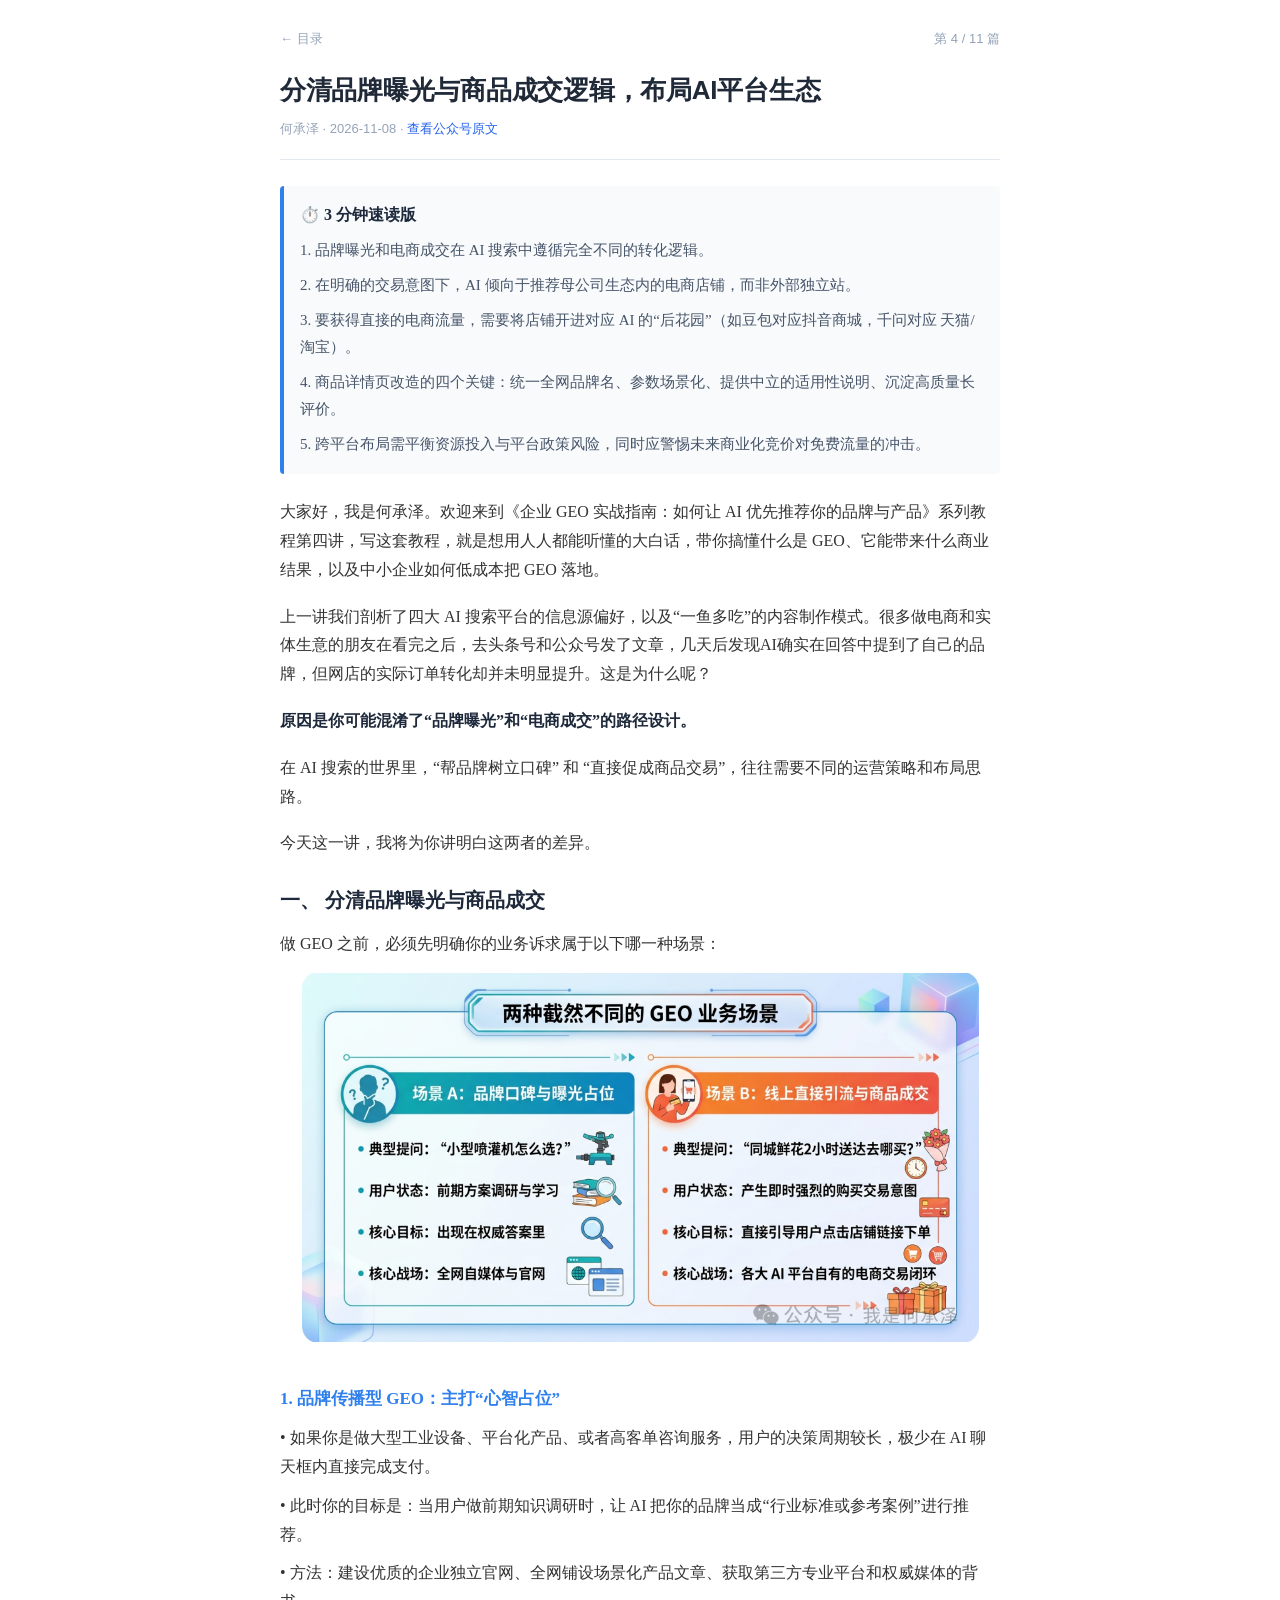
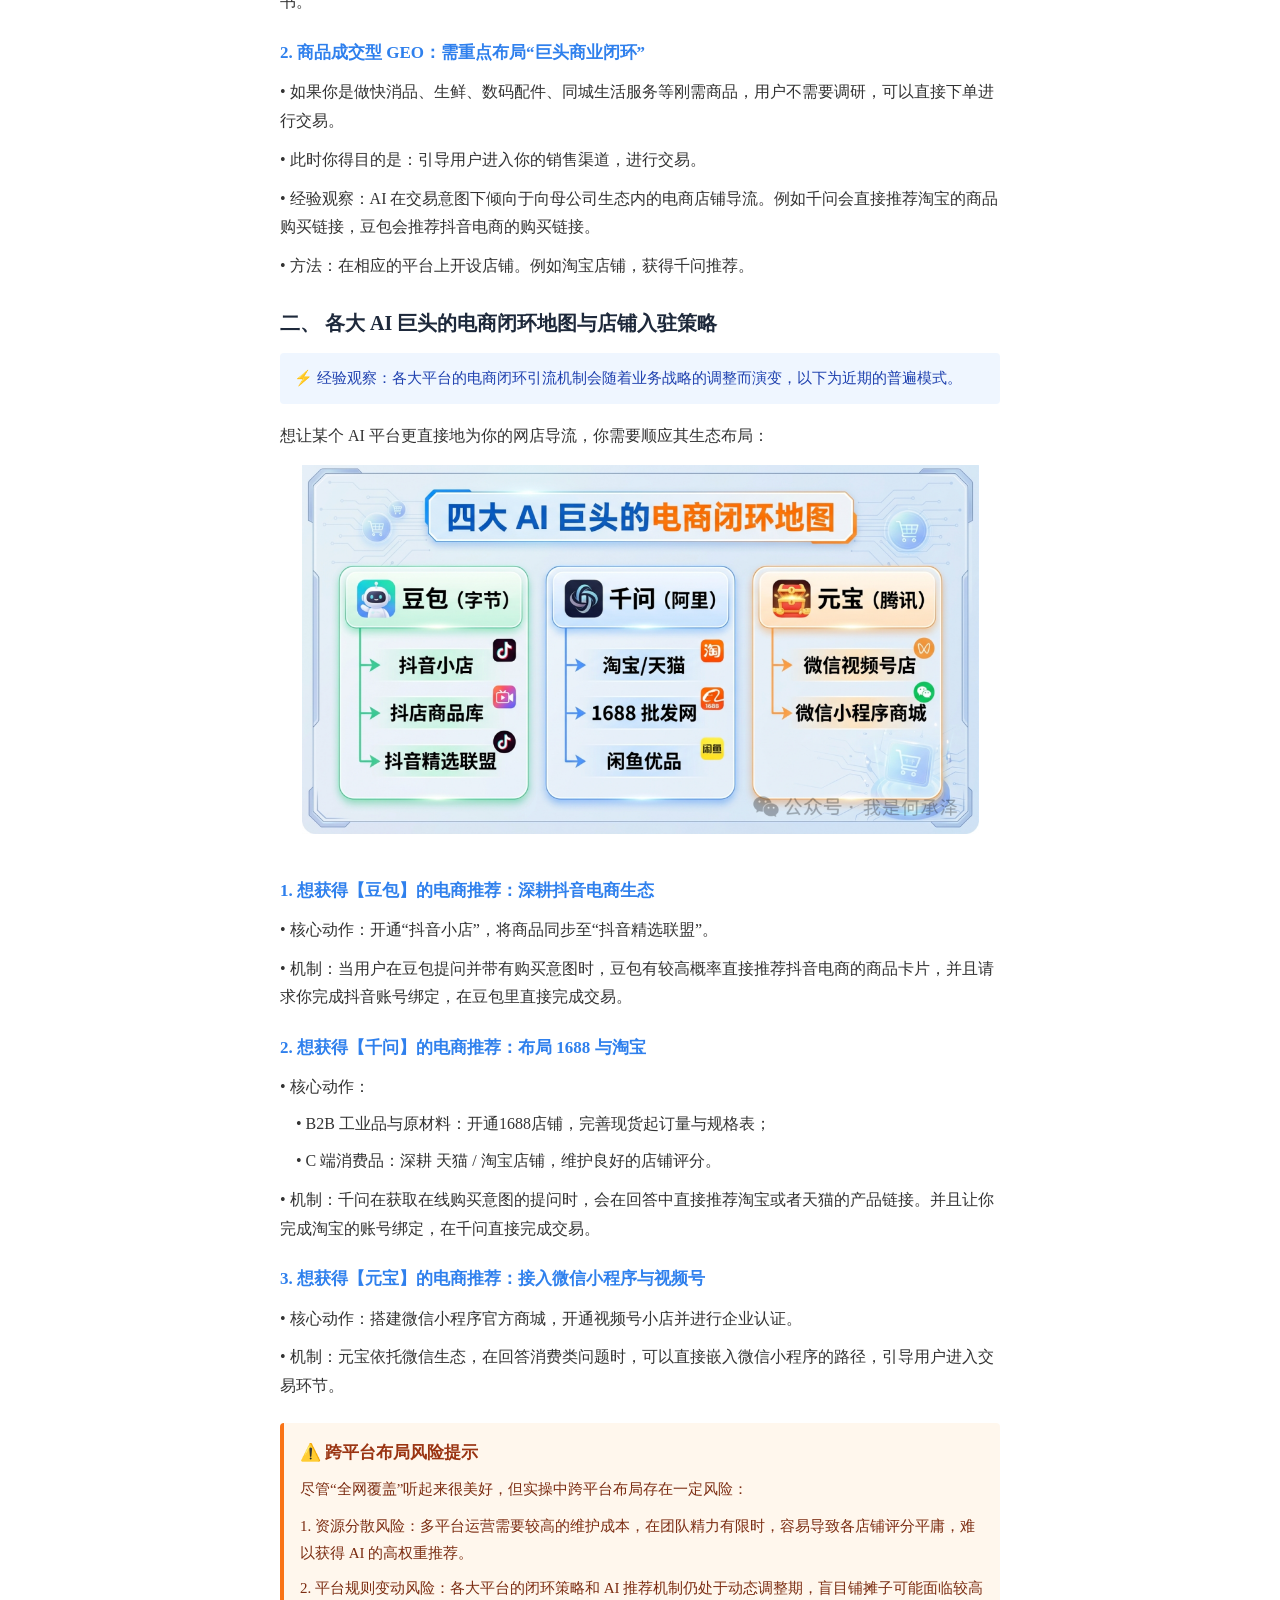
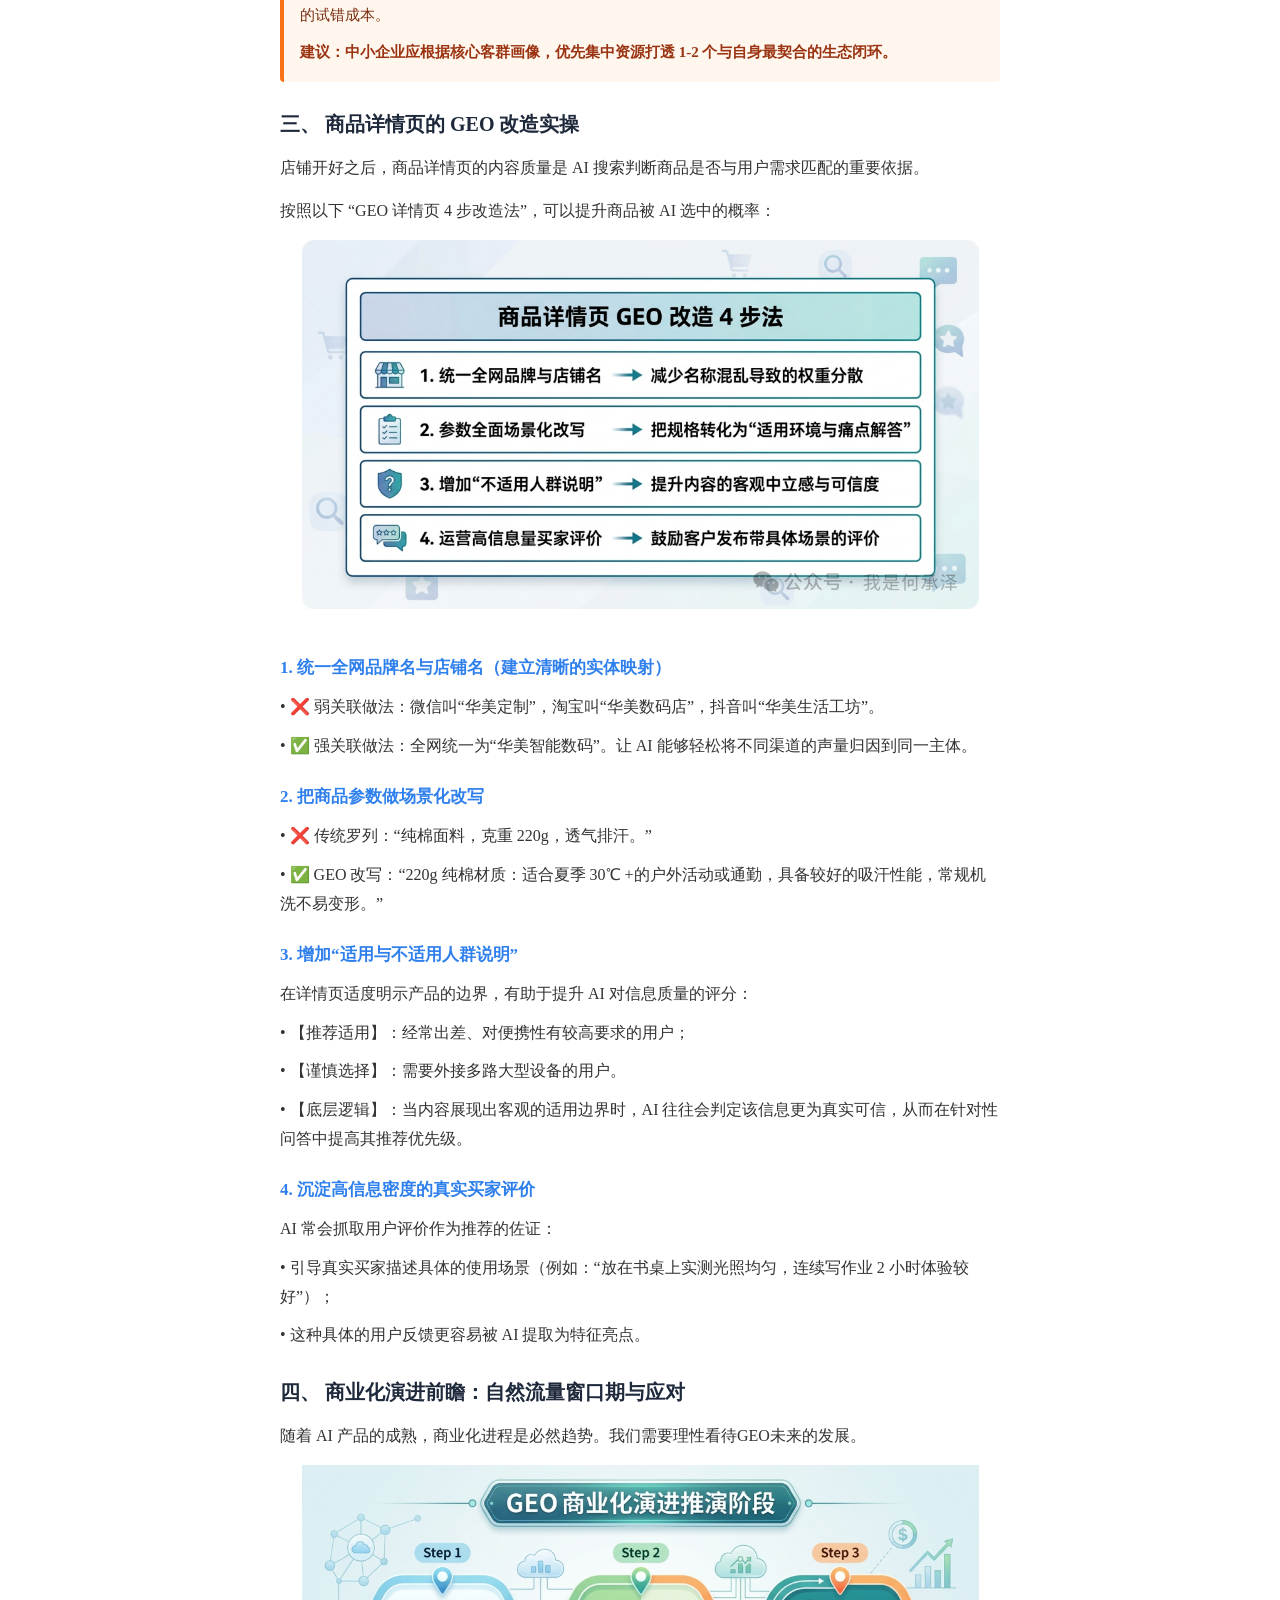
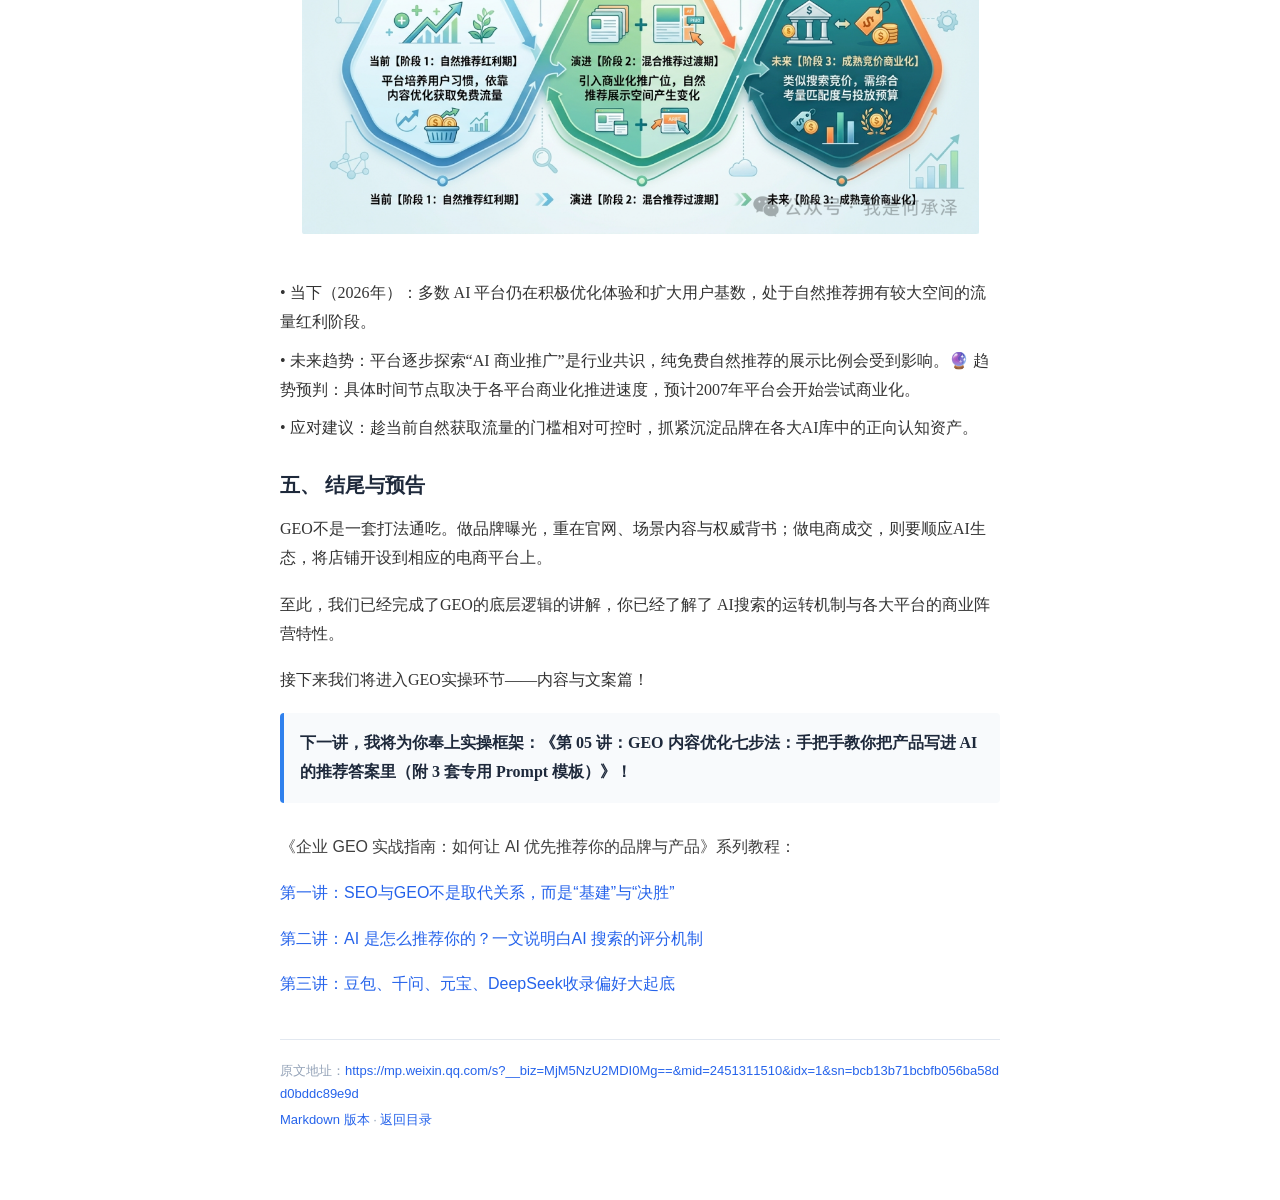
<file: pages/04-brand-vs-conversion.html>
<!doctype html>
<html lang="zh-CN">
<head>
<meta charset="utf-8">
<meta name="viewport" content="width=device-width, initial-scale=1">
<meta name="author" content="何承泽">
<title>分清品牌曝光与商品成交逻辑，布局AI平台生态 · 企业GEO实战指南</title>
<meta name="description" content="《企业GEO实战指南》第 4 篇：分清品牌曝光与商品成交逻辑，布局AI平台生态">
<link rel="stylesheet" href="../assets/style.css">
</head>
<body>
<main class="page">
  <nav class="crumb"><a href="../index.html">← 目录</a><span>第 4 / 11 篇</span></nav>
  <header class="page-head">
    <h1>分清品牌曝光与商品成交逻辑，布局AI平台生态</h1>
    <p class="meta">何承泽 · 2026-11-08 · <a href="https://mp.weixin.qq.com/s?__biz=MjM5NzU2MDI0Mg==&mid=2451311510&idx=1&sn=bcb13b71bcbfb056ba58dd0bddc89e9d" target="_blank" rel="noopener">查看公众号原文</a></p>
  </header>
  <article class="rich">
<section style="color: rgb(51, 51, 51); font-family: &quot;Noto Sans SC&quot;; font-size: 16px; font-style: normal; font-variant-ligatures: normal; font-variant-caps: normal; font-weight: 400; letter-spacing: normal; orphans: 2; text-align: left; text-indent: 0px; text-transform: none; widows: 2; word-spacing: 0px; -webkit-text-stroke-width: 0px; white-space: normal; text-decoration-thickness: initial; text-decoration-style: initial; text-decoration-color: initial; width: 1450.4px; box-sizing: border-box; background-color: rgb(248, 250, 252); border-left: 4px solid rgb(47, 128, 237); padding: 16px; margin: 0px 0px 24px; border-radius: 4px; visibility: visible;"><p style="margin: 0px 0px 10px; font-size: 16px; font-weight: bold; color: rgb(30, 41, 59); line-height: 25.6px; visibility: visible;"><span style="visibility: visible;">⏱️ 3 分钟速读版</span></p><p style="margin: 0px 0px 8px; font-size: 15px; color: rgb(71, 85, 105); line-height: 27px; visibility: visible;"><span style="visibility: visible;">1. 品牌曝光和电商成交在 AI 搜索中遵循完全不同的转化逻辑。</span></p><p style="margin: 0px 0px 8px; font-size: 15px; color: rgb(71, 85, 105); line-height: 27px; visibility: visible;"><span style="visibility: visible;">2. 在明确的交易意图下，AI 倾向于推荐母公司生态内的电商店铺，而非外部独立站。</span></p><p style="margin: 0px 0px 8px; font-size: 15px; color: rgb(71, 85, 105); line-height: 27px; visibility: visible;"><span style="visibility: visible;">3. 要获得直接的电商流量，需要将店铺开进对应 AI 的“后花园”（如豆包对应抖音商城，千问对应 天猫/淘宝）。</span></p><p style="margin: 0px 0px 8px; font-size: 15px; color: rgb(71, 85, 105); line-height: 27px; visibility: visible;"><span style="visibility: visible;">4. 商品详情页改造的四个关键：统一全网品牌名、参数场景化、提供中立的适用性说明、沉淀高质量长评价。</span></p><p style="margin: 0px; font-size: 15px; color: rgb(71, 85, 105); line-height: 27px; visibility: visible;"><span style="visibility: visible;">5. 跨平台布局需平衡资源投入与平台政策风险，同时应警惕未来商业化竞价对免费流量的冲击。</span></p></section><p style="color: rgb(51, 51, 51); font-family: &quot;Noto Sans SC&quot;; font-size: 16px; font-style: normal; font-variant-ligatures: normal; font-variant-caps: normal; font-weight: 400; letter-spacing: normal; orphans: 2; text-align: left; text-indent: 0px; text-transform: none; widows: 2; word-spacing: 0px; -webkit-text-stroke-width: 0px; white-space: normal; text-decoration-thickness: initial; text-decoration-style: initial; text-decoration-color: initial; margin: 0px 0px 18px; line-height: 28.8px; visibility: visible;"><span style="visibility: visible;">大家好，我是何承泽。欢迎来到《企业 GEO 实战指南：如何让 AI 优先推荐你的品牌与产品》系列教程第四讲，写这套教程，就是想用人人都能听懂的大白话，带你搞懂什么是 GEO、它能带来什么商业结果，以及中小企业如何低成本把 GEO 落地。</span></p><p style="color: rgb(51, 51, 51); font-family: &quot;Noto Sans SC&quot;; font-size: 16px; font-style: normal; font-variant-ligatures: normal; font-variant-caps: normal; font-weight: 400; letter-spacing: normal; orphans: 2; text-align: left; text-indent: 0px; text-transform: none; widows: 2; word-spacing: 0px; -webkit-text-stroke-width: 0px; white-space: normal; text-decoration-thickness: initial; text-decoration-style: initial; text-decoration-color: initial; margin: 0px 0px 18px; line-height: 28.8px; visibility: visible;"><span style="visibility: visible;">上一讲我们剖析了四大 AI 搜索平台的信息源偏好，以及“一鱼多吃”的内容制作模式。很多做电商和实体生意的朋友在看完之后，去头条号和公众号发了文章，几天后发现AI确实在回答中提到了自己的品牌，但网店的实际订单转化却并未明显提升。这是为什么呢？</span></p><p style="font-family: &quot;Noto Sans SC&quot;; font-size: 16px; font-style: normal; font-variant-ligatures: normal; font-variant-caps: normal; letter-spacing: normal; orphans: 2; text-align: left; text-indent: 0px; text-transform: none; widows: 2; word-spacing: 0px; -webkit-text-stroke-width: 0px; white-space: normal; text-decoration-thickness: initial; text-decoration-style: initial; text-decoration-color: initial; margin: 0px 0px 18px; color: rgb(30, 41, 59); font-weight: bold; line-height: 28.8px; visibility: visible;"><span style="visibility: visible;">原因是你可能混淆了“品牌曝光”和“电商成交”的路径设计。</span></p><p style="color: rgb(51, 51, 51);font-family: &quot;Noto Sans SC&quot;;font-size: 16px;font-style: normal;font-variant-ligatures: normal;font-variant-caps: normal;font-weight: 400;letter-spacing: normal;orphans: 2;text-align: left;text-indent: 0px;text-transform: none;widows: 2;word-spacing: 0px;-webkit-text-stroke-width: 0px;white-space: normal;text-decoration-thickness: initial;text-decoration-style: initial;text-decoration-color: initial;margin: 0px 0px 18px;line-height: 28.8px;"><span>在 AI 搜索的世界里，“帮品牌树立口碑” 和 “直接促成商品交易”，往往需要不同的运营策略和布局思路。</span></p><p style="color: rgb(51, 51, 51);font-family: &quot;Noto Sans SC&quot;;font-size: 16px;font-style: normal;font-variant-ligatures: normal;font-variant-caps: normal;font-weight: 400;letter-spacing: normal;orphans: 2;text-align: left;text-indent: 0px;text-transform: none;widows: 2;word-spacing: 0px;-webkit-text-stroke-width: 0px;white-space: normal;text-decoration-thickness: initial;text-decoration-style: initial;text-decoration-color: initial;margin: 0px 0px 28px;line-height: 28.8px;"><span>今天这一讲，我将为你讲明白这两者的差异。</span></p><h2 style="font-family: &quot;Noto Sans SC&quot;;font-style: normal;font-variant-ligatures: normal;font-variant-caps: normal;letter-spacing: normal;orphans: 2;text-align: left;text-indent: 0px;text-transform: none;widows: 2;word-spacing: 0px;-webkit-text-stroke-width: 0px;white-space: normal;text-decoration-thickness: initial;text-decoration-style: initial;text-decoration-color: initial;margin: 0px 0px 16px;font-size: 20px;font-weight: bold;color: rgb(30, 41, 59);line-height: 28px;"><span>一、 分清品牌曝光与商品成交</span></h2><p style="color: rgb(51, 51, 51);font-family: &quot;Noto Sans SC&quot;;font-size: 16px;font-style: normal;font-variant-ligatures: normal;font-variant-caps: normal;font-weight: 400;letter-spacing: normal;orphans: 2;text-align: left;text-indent: 0px;text-transform: none;widows: 2;word-spacing: 0px;-webkit-text-stroke-width: 0px;white-space: normal;text-decoration-thickness: initial;text-decoration-style: initial;text-decoration-color: initial;margin: 0px 0px 14px;line-height: 28.8px;"><span>做 GEO 之前，必须先明确你的业务诉求属于以下哪一种场景：</span></p><section style="text-align: center;" nodeleaf=""><img class="rich_pages wxw-img js_insertlocalimg js_img_placeholder wx_img_placeholder" data-ratio="0.5453703703703704" data-s="300,640" data-type="jpeg" data-w="1080" type="block" data-imgfileid="303827858" data-aistatus="1" data-original-style="null" data-index="2" src="../assets/images/04-brand-vs-conversion/01.png" _width="677px" style="aspect-ratio: calc(1.83362) / 1; width: 677px !important; height: auto !important;" alt="图片"></section><p style="color: rgb(51, 51, 51);font-family: &quot;Noto Sans SC&quot;;font-size: 16px;font-style: normal;font-variant-ligatures: normal;font-variant-caps: normal;font-weight: 400;letter-spacing: normal;orphans: 2;text-align: left;text-indent: 0px;text-transform: none;widows: 2;word-spacing: 0px;-webkit-text-stroke-width: 0px;white-space: normal;text-decoration-thickness: initial;text-decoration-style: initial;text-decoration-color: initial;margin: 0px 0px 14px;line-height: 28.8px;"><span><br></span></p><h3 style="font-family: &quot;Noto Sans SC&quot;;font-style: normal;font-variant-ligatures: normal;font-variant-caps: normal;letter-spacing: normal;orphans: 2;text-align: left;text-indent: 0px;text-transform: none;widows: 2;word-spacing: 0px;-webkit-text-stroke-width: 0px;white-space: normal;text-decoration-thickness: initial;text-decoration-style: initial;text-decoration-color: initial;margin: 0px 0px 12px;font-size: 17px;font-weight: bold;color: rgb(47, 128, 237);line-height: 27.2px;"><span>1. 品牌传播型 GEO：主打“心智占位”</span></h3><p style="color: rgb(51, 51, 51);font-family: &quot;Noto Sans SC&quot;;font-size: 16px;font-style: normal;font-variant-ligatures: normal;font-variant-caps: normal;font-weight: 400;letter-spacing: normal;orphans: 2;text-align: left;text-indent: 0px;text-transform: none;widows: 2;word-spacing: 0px;-webkit-text-stroke-width: 0px;white-space: normal;text-decoration-thickness: initial;text-decoration-style: initial;text-decoration-color: initial;margin: 0px 0px 10px;line-height: 28.8px;"><span>• 如果你是做大型工业设备、平台化产品、或者高客单咨询服务，用户的决策周期较长，极少在 AI 聊天框内直接完成支付。</span></p><p style="color: rgb(51, 51, 51);font-family: &quot;Noto Sans SC&quot;;font-size: 16px;font-style: normal;font-variant-ligatures: normal;font-variant-caps: normal;font-weight: 400;letter-spacing: normal;orphans: 2;text-align: left;text-indent: 0px;text-transform: none;widows: 2;word-spacing: 0px;-webkit-text-stroke-width: 0px;white-space: normal;text-decoration-thickness: initial;text-decoration-style: initial;text-decoration-color: initial;margin: 0px 0px 10px;line-height: 28.8px;"><span>• 此时你的目标是：当用户做前期知识调研时，让 AI 把你的品牌当成“行业标准或参考案例”进行推荐。</span></p><p style="color: rgb(51, 51, 51);font-family: &quot;Noto Sans SC&quot;;font-size: 16px;font-style: normal;font-variant-ligatures: normal;font-variant-caps: normal;font-weight: 400;letter-spacing: normal;orphans: 2;text-align: left;text-indent: 0px;text-transform: none;widows: 2;word-spacing: 0px;-webkit-text-stroke-width: 0px;white-space: normal;text-decoration-thickness: initial;text-decoration-style: initial;text-decoration-color: initial;margin: 0px 0px 22px;line-height: 28.8px;"><span>• 方法：建设优质的企业独立官网、全网铺设场景化产品文章、获取第三方专业平台和权威媒体的背书。</span></p><h3 style="font-family: &quot;Noto Sans SC&quot;;font-style: normal;font-variant-ligatures: normal;font-variant-caps: normal;letter-spacing: normal;orphans: 2;text-align: left;text-indent: 0px;text-transform: none;widows: 2;word-spacing: 0px;-webkit-text-stroke-width: 0px;white-space: normal;text-decoration-thickness: initial;text-decoration-style: initial;text-decoration-color: initial;margin: 0px 0px 12px;font-size: 17px;font-weight: bold;color: rgb(47, 128, 237);line-height: 27.2px;"><span>2. 商品成交型 GEO：需重点布局“巨头商业闭环”</span></h3><p style="color: rgb(51, 51, 51);font-family: &quot;Noto Sans SC&quot;;font-size: 16px;font-style: normal;font-variant-ligatures: normal;font-variant-caps: normal;font-weight: 400;letter-spacing: normal;orphans: 2;text-align: left;text-indent: 0px;text-transform: none;widows: 2;word-spacing: 0px;-webkit-text-stroke-width: 0px;white-space: normal;text-decoration-thickness: initial;text-decoration-style: initial;text-decoration-color: initial;margin: 0px 0px 10px;line-height: 28.8px;"><span>• 如果你是做快消品、生鲜、数码配件、同城生活服务等刚需商品，用户不需要调研，可以直接下单进行交易。</span></p><p style="color: rgb(51, 51, 51);font-family: &quot;Noto Sans SC&quot;;font-size: 16px;font-style: normal;font-variant-ligatures: normal;font-variant-caps: normal;font-weight: 400;letter-spacing: normal;orphans: 2;text-align: left;text-indent: 0px;text-transform: none;widows: 2;word-spacing: 0px;-webkit-text-stroke-width: 0px;white-space: normal;text-decoration-thickness: initial;text-decoration-style: initial;text-decoration-color: initial;margin: 0px 0px 10px;line-height: 28.8px;"><span>• 此时你得目的是：引导用户进入你的销售渠道，进行交易。</span></p><p style="color: rgb(51, 51, 51);font-family: &quot;Noto Sans SC&quot;;font-size: 16px;font-style: normal;font-variant-ligatures: normal;font-variant-caps: normal;font-weight: 400;letter-spacing: normal;orphans: 2;text-align: left;text-indent: 0px;text-transform: none;widows: 2;word-spacing: 0px;-webkit-text-stroke-width: 0px;white-space: normal;text-decoration-thickness: initial;text-decoration-style: initial;text-decoration-color: initial;margin: 0px 0px 10px;line-height: 28.8px;"><span>• 经验观察：AI 在交易意图下倾向于向母公司生态内的电商店铺导流。例如千问会直接推荐淘宝的商品购买链接，豆包会推荐抖音电商的购买链接。</span></p><p style="color: rgb(51, 51, 51);font-family: &quot;Noto Sans SC&quot;;font-size: 16px;font-style: normal;font-variant-ligatures: normal;font-variant-caps: normal;font-weight: 400;letter-spacing: normal;orphans: 2;text-align: left;text-indent: 0px;text-transform: none;widows: 2;word-spacing: 0px;-webkit-text-stroke-width: 0px;white-space: normal;text-decoration-thickness: initial;text-decoration-style: initial;text-decoration-color: initial;margin: 0px 0px 28px;line-height: 28.8px;"><span>• 方法：在相应的平台上开设店铺。例如淘宝店铺，获得千问推荐。</span></p><h2 style="font-family: &quot;Noto Sans SC&quot;;font-style: normal;font-variant-ligatures: normal;font-variant-caps: normal;letter-spacing: normal;orphans: 2;text-align: left;text-indent: 0px;text-transform: none;widows: 2;word-spacing: 0px;-webkit-text-stroke-width: 0px;white-space: normal;text-decoration-thickness: initial;text-decoration-style: initial;text-decoration-color: initial;margin: 0px 0px 16px;font-size: 20px;font-weight: bold;color: rgb(30, 41, 59);line-height: 28px;"><span>二、 各大 AI 巨头的电商闭环地图与店铺入驻策略</span></h2><section style="color: rgb(51, 51, 51);font-family: &quot;Noto Sans SC&quot;;font-size: 16px;font-style: normal;font-variant-ligatures: normal;font-variant-caps: normal;font-weight: 400;letter-spacing: normal;orphans: 2;text-align: left;text-indent: 0px;text-transform: none;widows: 2;word-spacing: 0px;-webkit-text-stroke-width: 0px;white-space: normal;text-decoration-thickness: initial;text-decoration-style: initial;text-decoration-color: initial;width: 1450.4px;box-sizing: border-box;background-color: rgb(239, 246, 255);padding: 12px 14px;border-radius: 4px;margin: 0px 0px 18px;"><p style="margin: 0px;font-size: 15px;color: rgb(30, 64, 175);line-height: 27px;"><span>⚡ 经验观察：各大平台的电商闭环引流机制会随着业务战略的调整而演变，以下为近期的普遍模式。</span></p></section><p style="color: rgb(51, 51, 51);font-family: &quot;Noto Sans SC&quot;;font-size: 16px;font-style: normal;font-variant-ligatures: normal;font-variant-caps: normal;font-weight: 400;letter-spacing: normal;orphans: 2;text-align: left;text-indent: 0px;text-transform: none;widows: 2;word-spacing: 0px;-webkit-text-stroke-width: 0px;white-space: normal;text-decoration-thickness: initial;text-decoration-style: initial;text-decoration-color: initial;margin: 0px 0px 14px;line-height: 28.8px;"><span>想让某个 AI 平台更直接地为你的网店导流，你需要顺应其生态布局：</span></p><section style="text-align: center;" nodeleaf=""><img class="rich_pages wxw-img js_insertlocalimg js_img_placeholder wx_img_placeholder" data-ratio="0.5453703703703704" data-s="300,640" data-type="jpeg" data-w="1080" type="block" data-imgfileid="303827859" data-aistatus="1" data-original-style="null" data-index="3" src="../assets/images/04-brand-vs-conversion/02.png" _width="677px" style="aspect-ratio: calc(1.83362) / 1; width: 677px !important; height: auto !important;" alt="图片"></section><p style="color: rgb(51, 51, 51);font-family: &quot;Noto Sans SC&quot;;font-size: 16px;font-style: normal;font-variant-ligatures: normal;font-variant-caps: normal;font-weight: 400;letter-spacing: normal;orphans: 2;text-align: left;text-indent: 0px;text-transform: none;widows: 2;word-spacing: 0px;-webkit-text-stroke-width: 0px;white-space: normal;text-decoration-thickness: initial;text-decoration-style: initial;text-decoration-color: initial;margin: 0px 0px 14px;line-height: 28.8px;"><span><br></span></p><h3 style="font-family: &quot;Noto Sans SC&quot;;font-style: normal;font-variant-ligatures: normal;font-variant-caps: normal;letter-spacing: normal;orphans: 2;text-align: left;text-indent: 0px;text-transform: none;widows: 2;word-spacing: 0px;-webkit-text-stroke-width: 0px;white-space: normal;text-decoration-thickness: initial;text-decoration-style: initial;text-decoration-color: initial;margin: 0px 0px 12px;font-size: 17px;font-weight: bold;color: rgb(47, 128, 237);line-height: 27.2px;"><span>1. 想获得【豆包】的电商推荐：深耕抖音电商生态</span></h3><p style="color: rgb(51, 51, 51);font-family: &quot;Noto Sans SC&quot;;font-size: 16px;font-style: normal;font-variant-ligatures: normal;font-variant-caps: normal;font-weight: 400;letter-spacing: normal;orphans: 2;text-align: left;text-indent: 0px;text-transform: none;widows: 2;word-spacing: 0px;-webkit-text-stroke-width: 0px;white-space: normal;text-decoration-thickness: initial;text-decoration-style: initial;text-decoration-color: initial;margin: 0px 0px 10px;line-height: 28.8px;"><span>• 核心动作：开通“抖音小店”，将商品同步至“抖音精选联盟”。</span></p><p style="color: rgb(51, 51, 51);font-family: &quot;Noto Sans SC&quot;;font-size: 16px;font-style: normal;font-variant-ligatures: normal;font-variant-caps: normal;font-weight: 400;letter-spacing: normal;orphans: 2;text-align: left;text-indent: 0px;text-transform: none;widows: 2;word-spacing: 0px;-webkit-text-stroke-width: 0px;white-space: normal;text-decoration-thickness: initial;text-decoration-style: initial;text-decoration-color: initial;margin: 0px 0px 22px;line-height: 28.8px;"><span>• 机制：当用户在豆包提问并带有购买意图时，豆包有较高概率直接推荐抖音电商的商品卡片，并且请求你完成抖音账号绑定，在豆包里直接完成交易。</span></p><h3 style="font-family: &quot;Noto Sans SC&quot;;font-style: normal;font-variant-ligatures: normal;font-variant-caps: normal;letter-spacing: normal;orphans: 2;text-align: left;text-indent: 0px;text-transform: none;widows: 2;word-spacing: 0px;-webkit-text-stroke-width: 0px;white-space: normal;text-decoration-thickness: initial;text-decoration-style: initial;text-decoration-color: initial;margin: 0px 0px 12px;font-size: 17px;font-weight: bold;color: rgb(47, 128, 237);line-height: 27.2px;"><span>2. 想获得【千问】的电商推荐：布局 1688 与淘宝</span></h3><p style="color: rgb(51, 51, 51);font-family: &quot;Noto Sans SC&quot;;font-size: 16px;font-style: normal;font-variant-ligatures: normal;font-variant-caps: normal;font-weight: 400;letter-spacing: normal;orphans: 2;text-align: left;text-indent: 0px;text-transform: none;widows: 2;word-spacing: 0px;-webkit-text-stroke-width: 0px;white-space: normal;text-decoration-thickness: initial;text-decoration-style: initial;text-decoration-color: initial;margin: 0px 0px 8px;line-height: 28.8px;"><span>• 核心动作：</span></p><p style="color: rgb(51, 51, 51);font-family: &quot;Noto Sans SC&quot;;font-size: 16px;font-style: normal;font-variant-ligatures: normal;font-variant-caps: normal;font-weight: 400;letter-spacing: normal;orphans: 2;text-align: left;text-indent: 0px;text-transform: none;widows: 2;word-spacing: 0px;-webkit-text-stroke-width: 0px;white-space: normal;text-decoration-thickness: initial;text-decoration-style: initial;text-decoration-color: initial;margin: 0px 0px 8px;padding-left: 16px;line-height: 28.8px;"><span>• B2B 工业品与原材料：开通1688店铺，完善现货起订量与规格表；</span></p><p style="color: rgb(51, 51, 51);font-family: &quot;Noto Sans SC&quot;;font-size: 16px;font-style: normal;font-variant-ligatures: normal;font-variant-caps: normal;font-weight: 400;letter-spacing: normal;orphans: 2;text-align: left;text-indent: 0px;text-transform: none;widows: 2;word-spacing: 0px;-webkit-text-stroke-width: 0px;white-space: normal;text-decoration-thickness: initial;text-decoration-style: initial;text-decoration-color: initial;margin: 0px 0px 10px;padding-left: 16px;line-height: 28.8px;"><span>• C 端消费品：深耕 天猫 / 淘宝店铺，维护良好的店铺评分。</span></p><p style="color: rgb(51, 51, 51);font-family: &quot;Noto Sans SC&quot;;font-size: 16px;font-style: normal;font-variant-ligatures: normal;font-variant-caps: normal;font-weight: 400;letter-spacing: normal;orphans: 2;text-align: left;text-indent: 0px;text-transform: none;widows: 2;word-spacing: 0px;-webkit-text-stroke-width: 0px;white-space: normal;text-decoration-thickness: initial;text-decoration-style: initial;text-decoration-color: initial;margin: 0px 0px 22px;line-height: 28.8px;"><span>• 机制：千问在获取在线购买意图的提问时，会在回答中直接推荐淘宝或者天猫的产品链接。并且让你完成淘宝的账号绑定，在千问直接完成交易。</span></p><h3 style="font-family: &quot;Noto Sans SC&quot;;font-style: normal;font-variant-ligatures: normal;font-variant-caps: normal;letter-spacing: normal;orphans: 2;text-align: left;text-indent: 0px;text-transform: none;widows: 2;word-spacing: 0px;-webkit-text-stroke-width: 0px;white-space: normal;text-decoration-thickness: initial;text-decoration-style: initial;text-decoration-color: initial;margin: 0px 0px 12px;font-size: 17px;font-weight: bold;color: rgb(47, 128, 237);line-height: 27.2px;"><span>3. 想获得【元宝】的电商推荐：接入微信小程序与视频号</span></h3><p style="color: rgb(51, 51, 51);font-family: &quot;Noto Sans SC&quot;;font-size: 16px;font-style: normal;font-variant-ligatures: normal;font-variant-caps: normal;font-weight: 400;letter-spacing: normal;orphans: 2;text-align: left;text-indent: 0px;text-transform: none;widows: 2;word-spacing: 0px;-webkit-text-stroke-width: 0px;white-space: normal;text-decoration-thickness: initial;text-decoration-style: initial;text-decoration-color: initial;margin: 0px 0px 10px;line-height: 28.8px;"><span>• 核心动作：搭建微信小程序官方商城，开通视频号小店并进行企业认证。</span></p><p style="color: rgb(51, 51, 51);font-family: &quot;Noto Sans SC&quot;;font-size: 16px;font-style: normal;font-variant-ligatures: normal;font-variant-caps: normal;font-weight: 400;letter-spacing: normal;orphans: 2;text-align: left;text-indent: 0px;text-transform: none;widows: 2;word-spacing: 0px;-webkit-text-stroke-width: 0px;white-space: normal;text-decoration-thickness: initial;text-decoration-style: initial;text-decoration-color: initial;margin: 0px 0px 22px;line-height: 28.8px;"><span>• 机制：元宝依托微信生态，在回答消费类问题时，可以直接嵌入微信小程序的路径，引导用户进入交易环节。</span></p><section style="color: rgb(51, 51, 51);font-family: &quot;Noto Sans SC&quot;;font-size: 16px;font-style: normal;font-variant-ligatures: normal;font-variant-caps: normal;font-weight: 400;letter-spacing: normal;orphans: 2;text-align: left;text-indent: 0px;text-transform: none;widows: 2;word-spacing: 0px;-webkit-text-stroke-width: 0px;white-space: normal;text-decoration-thickness: initial;text-decoration-style: initial;text-decoration-color: initial;width: 1450.4px;box-sizing: border-box;background-color: rgb(255, 247, 237);border-left: 4px solid rgb(249, 115, 22);padding: 16px;margin: 0px 0px 28px;border-radius: 4px;"><h3 style="margin: 0px 0px 10px;font-size: 17px;font-weight: bold;color: rgb(154, 52, 18);line-height: 27.2px;"><span>⚠️ 跨平台布局风险提示</span></h3><p style="margin: 0px 0px 10px;font-size: 15px;color: rgb(124, 45, 18);line-height: 27px;"><span>尽管“全网覆盖”听起来很美好，但实操中跨平台布局存在一定风险：</span></p><p style="margin: 0px 0px 8px;font-size: 15px;color: rgb(124, 45, 18);line-height: 27px;"><span>1. 资源分散风险：多平台运营需要较高的维护成本，在团队精力有限时，容易导致各店铺评分平庸，难以获得 AI 的高权重推荐。</span></p><p style="margin: 0px 0px 10px;font-size: 15px;color: rgb(124, 45, 18);line-height: 27px;"><span>2. 平台规则变动风险：各大平台的闭环策略和 AI 推荐机制仍处于动态调整期，盲目铺摊子可能面临较高的试错成本。</span></p><p style="margin: 0px;font-size: 15px;font-weight: bold;color: rgb(154, 52, 18);line-height: 27px;"><span>建议：中小企业应根据核心客群画像，优先集中资源打透 1-2 个与自身最契合的生态闭环。</span></p></section><h2 style="font-family: &quot;Noto Sans SC&quot;;font-style: normal;font-variant-ligatures: normal;font-variant-caps: normal;letter-spacing: normal;orphans: 2;text-align: left;text-indent: 0px;text-transform: none;widows: 2;word-spacing: 0px;-webkit-text-stroke-width: 0px;white-space: normal;text-decoration-thickness: initial;text-decoration-style: initial;text-decoration-color: initial;margin: 0px 0px 16px;font-size: 20px;font-weight: bold;color: rgb(30, 41, 59);line-height: 28px;"><span>三、 商品详情页的 GEO 改造实操</span></h2><p style="color: rgb(51, 51, 51);font-family: &quot;Noto Sans SC&quot;;font-size: 16px;font-style: normal;font-variant-ligatures: normal;font-variant-caps: normal;font-weight: 400;letter-spacing: normal;orphans: 2;text-align: left;text-indent: 0px;text-transform: none;widows: 2;word-spacing: 0px;-webkit-text-stroke-width: 0px;white-space: normal;text-decoration-thickness: initial;text-decoration-style: initial;text-decoration-color: initial;margin: 0px 0px 14px;line-height: 28.8px;"><span>店铺开好之后，商品详情页的内容质量是 AI 搜索判断商品是否与用户需求匹配的重要依据。</span></p><p style="color: rgb(51, 51, 51);font-family: &quot;Noto Sans SC&quot;;font-size: 16px;font-style: normal;font-variant-ligatures: normal;font-variant-caps: normal;font-weight: 400;letter-spacing: normal;orphans: 2;text-align: left;text-indent: 0px;text-transform: none;widows: 2;word-spacing: 0px;-webkit-text-stroke-width: 0px;white-space: normal;text-decoration-thickness: initial;text-decoration-style: initial;text-decoration-color: initial;margin: 0px 0px 14px;line-height: 28.8px;"><span>按照以下 “GEO 详情页 4 步改造法”，可以提升商品被 AI 选中的概率：</span></p><section style="text-align: center;" nodeleaf=""><img class="rich_pages wxw-img js_insertlocalimg js_img_placeholder wx_img_placeholder" data-ratio="0.5453703703703704" data-s="300,640" data-type="jpeg" data-w="1080" type="block" data-imgfileid="303827860" data-aistatus="1" data-original-style="null" data-index="4" src="../assets/images/04-brand-vs-conversion/03.png" _width="677px" style="aspect-ratio: calc(1.83362) / 1; width: 677px !important; height: auto !important;" alt="图片"></section><p style="font-family: &quot;Noto Sans SC&quot;;font-style: normal;font-variant-ligatures: normal;font-variant-caps: normal;font-weight: 400;letter-spacing: normal;orphans: 2;text-align: left;text-indent: 0px;text-transform: none;widows: 2;word-spacing: 0px;-webkit-text-stroke-width: 0px;white-space: normal;text-decoration-thickness: initial;text-decoration-style: initial;text-decoration-color: initial;margin: 0px 0px 20px;font-size: 14px;color: rgb(136, 136, 136);line-height: 25.2px;"><span><br></span></p><h3 style="font-family: &quot;Noto Sans SC&quot;;font-style: normal;font-variant-ligatures: normal;font-variant-caps: normal;letter-spacing: normal;orphans: 2;text-align: left;text-indent: 0px;text-transform: none;widows: 2;word-spacing: 0px;-webkit-text-stroke-width: 0px;white-space: normal;text-decoration-thickness: initial;text-decoration-style: initial;text-decoration-color: initial;margin: 0px 0px 12px;font-size: 17px;font-weight: bold;color: rgb(47, 128, 237);line-height: 27.2px;"><span>1. 统一全网品牌名与店铺名（建立清晰的实体映射）</span></h3><p style="color: rgb(51, 51, 51);font-family: &quot;Noto Sans SC&quot;;font-size: 16px;font-style: normal;font-variant-ligatures: normal;font-variant-caps: normal;font-weight: 400;letter-spacing: normal;orphans: 2;text-align: left;text-indent: 0px;text-transform: none;widows: 2;word-spacing: 0px;-webkit-text-stroke-width: 0px;white-space: normal;text-decoration-thickness: initial;text-decoration-style: initial;text-decoration-color: initial;margin: 0px 0px 10px;line-height: 28.8px;"><span>• ❌ 弱关联做法：微信叫“华美定制”，淘宝叫“华美数码店”，抖音叫“华美生活工坊”。</span></p><p style="color: rgb(51, 51, 51);font-family: &quot;Noto Sans SC&quot;;font-size: 16px;font-style: normal;font-variant-ligatures: normal;font-variant-caps: normal;font-weight: 400;letter-spacing: normal;orphans: 2;text-align: left;text-indent: 0px;text-transform: none;widows: 2;word-spacing: 0px;-webkit-text-stroke-width: 0px;white-space: normal;text-decoration-thickness: initial;text-decoration-style: initial;text-decoration-color: initial;margin: 0px 0px 22px;line-height: 28.8px;"><span>• ✅ 强关联做法：全网统一为“华美智能数码”。让 AI 能够轻松将不同渠道的声量归因到同一主体。</span></p><h3 style="font-family: &quot;Noto Sans SC&quot;;font-style: normal;font-variant-ligatures: normal;font-variant-caps: normal;letter-spacing: normal;orphans: 2;text-align: left;text-indent: 0px;text-transform: none;widows: 2;word-spacing: 0px;-webkit-text-stroke-width: 0px;white-space: normal;text-decoration-thickness: initial;text-decoration-style: initial;text-decoration-color: initial;margin: 0px 0px 12px;font-size: 17px;font-weight: bold;color: rgb(47, 128, 237);line-height: 27.2px;"><span>2. 把商品参数做场景化改写</span></h3><p style="color: rgb(51, 51, 51);font-family: &quot;Noto Sans SC&quot;;font-size: 16px;font-style: normal;font-variant-ligatures: normal;font-variant-caps: normal;font-weight: 400;letter-spacing: normal;orphans: 2;text-align: left;text-indent: 0px;text-transform: none;widows: 2;word-spacing: 0px;-webkit-text-stroke-width: 0px;white-space: normal;text-decoration-thickness: initial;text-decoration-style: initial;text-decoration-color: initial;margin: 0px 0px 10px;line-height: 28.8px;"><span>• ❌ 传统罗列：“纯棉面料，克重 220g，透气排汗。”</span></p><p style="color: rgb(51, 51, 51);font-family: &quot;Noto Sans SC&quot;;font-size: 16px;font-style: normal;font-variant-ligatures: normal;font-variant-caps: normal;font-weight: 400;letter-spacing: normal;orphans: 2;text-align: left;text-indent: 0px;text-transform: none;widows: 2;word-spacing: 0px;-webkit-text-stroke-width: 0px;white-space: normal;text-decoration-thickness: initial;text-decoration-style: initial;text-decoration-color: initial;margin: 0px 0px 22px;line-height: 28.8px;"><span>• ✅ GEO 改写：“220g 纯棉材质：适合夏季 30℃ +的户外活动或通勤，具备较好的吸汗性能，常规机洗不易变形。”</span></p><h3 style="font-family: &quot;Noto Sans SC&quot;;font-style: normal;font-variant-ligatures: normal;font-variant-caps: normal;letter-spacing: normal;orphans: 2;text-align: left;text-indent: 0px;text-transform: none;widows: 2;word-spacing: 0px;-webkit-text-stroke-width: 0px;white-space: normal;text-decoration-thickness: initial;text-decoration-style: initial;text-decoration-color: initial;margin: 0px 0px 12px;font-size: 17px;font-weight: bold;color: rgb(47, 128, 237);line-height: 27.2px;"><span>3. 增加“适用与不适用人群说明”</span></h3><p style="color: rgb(51, 51, 51);font-family: &quot;Noto Sans SC&quot;;font-size: 16px;font-style: normal;font-variant-ligatures: normal;font-variant-caps: normal;font-weight: 400;letter-spacing: normal;orphans: 2;text-align: left;text-indent: 0px;text-transform: none;widows: 2;word-spacing: 0px;-webkit-text-stroke-width: 0px;white-space: normal;text-decoration-thickness: initial;text-decoration-style: initial;text-decoration-color: initial;margin: 0px 0px 10px;line-height: 28.8px;"><span>在详情页适度明示产品的边界，有助于提升 AI 对信息质量的评分：</span></p><p style="color: rgb(51, 51, 51);font-family: &quot;Noto Sans SC&quot;;font-size: 16px;font-style: normal;font-variant-ligatures: normal;font-variant-caps: normal;font-weight: 400;letter-spacing: normal;orphans: 2;text-align: left;text-indent: 0px;text-transform: none;widows: 2;word-spacing: 0px;-webkit-text-stroke-width: 0px;white-space: normal;text-decoration-thickness: initial;text-decoration-style: initial;text-decoration-color: initial;margin: 0px 0px 10px;line-height: 28.8px;"><span>• 【推荐适用】：经常出差、对便携性有较高要求的用户；</span></p><p style="color: rgb(51, 51, 51);font-family: &quot;Noto Sans SC&quot;;font-size: 16px;font-style: normal;font-variant-ligatures: normal;font-variant-caps: normal;font-weight: 400;letter-spacing: normal;orphans: 2;text-align: left;text-indent: 0px;text-transform: none;widows: 2;word-spacing: 0px;-webkit-text-stroke-width: 0px;white-space: normal;text-decoration-thickness: initial;text-decoration-style: initial;text-decoration-color: initial;margin: 0px 0px 10px;line-height: 28.8px;"><span>• 【谨慎选择】：需要外接多路大型设备的用户。</span></p><p style="color: rgb(51, 51, 51);font-family: &quot;Noto Sans SC&quot;;font-size: 16px;font-style: normal;font-variant-ligatures: normal;font-variant-caps: normal;font-weight: 400;letter-spacing: normal;orphans: 2;text-align: left;text-indent: 0px;text-transform: none;widows: 2;word-spacing: 0px;-webkit-text-stroke-width: 0px;white-space: normal;text-decoration-thickness: initial;text-decoration-style: initial;text-decoration-color: initial;margin: 0px 0px 22px;line-height: 28.8px;"><span>• 【底层逻辑】：当内容展现出客观的适用边界时，AI 往往会判定该信息更为真实可信，从而在针对性问答中提高其推荐优先级。</span></p><h3 style="font-family: &quot;Noto Sans SC&quot;;font-style: normal;font-variant-ligatures: normal;font-variant-caps: normal;letter-spacing: normal;orphans: 2;text-align: left;text-indent: 0px;text-transform: none;widows: 2;word-spacing: 0px;-webkit-text-stroke-width: 0px;white-space: normal;text-decoration-thickness: initial;text-decoration-style: initial;text-decoration-color: initial;margin: 0px 0px 12px;font-size: 17px;font-weight: bold;color: rgb(47, 128, 237);line-height: 27.2px;"><span>4. 沉淀高信息密度的真实买家评价</span></h3><p style="color: rgb(51, 51, 51);font-family: &quot;Noto Sans SC&quot;;font-size: 16px;font-style: normal;font-variant-ligatures: normal;font-variant-caps: normal;font-weight: 400;letter-spacing: normal;orphans: 2;text-align: left;text-indent: 0px;text-transform: none;widows: 2;word-spacing: 0px;-webkit-text-stroke-width: 0px;white-space: normal;text-decoration-thickness: initial;text-decoration-style: initial;text-decoration-color: initial;margin: 0px 0px 10px;line-height: 28.8px;"><span>AI 常会抓取用户评价作为推荐的佐证：</span></p><p style="color: rgb(51, 51, 51);font-family: &quot;Noto Sans SC&quot;;font-size: 16px;font-style: normal;font-variant-ligatures: normal;font-variant-caps: normal;font-weight: 400;letter-spacing: normal;orphans: 2;text-align: left;text-indent: 0px;text-transform: none;widows: 2;word-spacing: 0px;-webkit-text-stroke-width: 0px;white-space: normal;text-decoration-thickness: initial;text-decoration-style: initial;text-decoration-color: initial;margin: 0px 0px 10px;line-height: 28.8px;"><span>• 引导真实买家描述具体的使用场景（例如：“放在书桌上实测光照均匀，连续写作业 2 小时体验较好”）；</span></p><p style="color: rgb(51, 51, 51);font-family: &quot;Noto Sans SC&quot;;font-size: 16px;font-style: normal;font-variant-ligatures: normal;font-variant-caps: normal;font-weight: 400;letter-spacing: normal;orphans: 2;text-align: left;text-indent: 0px;text-transform: none;widows: 2;word-spacing: 0px;-webkit-text-stroke-width: 0px;white-space: normal;text-decoration-thickness: initial;text-decoration-style: initial;text-decoration-color: initial;margin: 0px 0px 28px;line-height: 28.8px;"><span>• 这种具体的用户反馈更容易被 AI 提取为特征亮点。</span></p><h2 style="font-family: &quot;Noto Sans SC&quot;;font-style: normal;font-variant-ligatures: normal;font-variant-caps: normal;letter-spacing: normal;orphans: 2;text-align: left;text-indent: 0px;text-transform: none;widows: 2;word-spacing: 0px;-webkit-text-stroke-width: 0px;white-space: normal;text-decoration-thickness: initial;text-decoration-style: initial;text-decoration-color: initial;margin: 0px 0px 16px;font-size: 20px;font-weight: bold;color: rgb(30, 41, 59);line-height: 28px;"><span>四、 商业化演进前瞻：自然流量窗口期与应对</span></h2><p style="color: rgb(51, 51, 51);font-family: &quot;Noto Sans SC&quot;;font-size: 16px;font-style: normal;font-variant-ligatures: normal;font-variant-caps: normal;font-weight: 400;letter-spacing: normal;orphans: 2;text-align: left;text-indent: 0px;text-transform: none;widows: 2;word-spacing: 0px;-webkit-text-stroke-width: 0px;white-space: normal;text-decoration-thickness: initial;text-decoration-style: initial;text-decoration-color: initial;margin: 0px 0px 14px;line-height: 28.8px;"><span>随着 AI 产品的成熟，商业化进程是必然趋势。我们需要理性看待GEO未来的发展。</span></p><section style="text-align: center;" nodeleaf=""><img class="rich_pages wxw-img js_insertlocalimg js_img_placeholder wx_img_placeholder" data-ratio="0.5453703703703704" data-s="300,640" data-type="jpeg" data-w="1080" type="block" data-imgfileid="303827861" data-aistatus="1" data-original-style="null" data-index="5" src="../assets/images/04-brand-vs-conversion/04.png" _width="677px" style="aspect-ratio: calc(1.83362) / 1; width: 677px !important; height: auto !important;" alt="图片"></section><p style="font-family: &quot;Noto Sans SC&quot;;font-style: normal;font-variant-ligatures: normal;font-variant-caps: normal;font-weight: 400;letter-spacing: normal;orphans: 2;text-align: left;text-indent: 0px;text-transform: none;widows: 2;word-spacing: 0px;-webkit-text-stroke-width: 0px;white-space: normal;text-decoration-thickness: initial;text-decoration-style: initial;text-decoration-color: initial;margin: 0px 0px 20px;font-size: 14px;color: rgb(136, 136, 136);line-height: 25.2px;"><span><br></span></p><p style="color: rgb(51, 51, 51);font-family: &quot;Noto Sans SC&quot;;font-size: 16px;font-style: normal;font-variant-ligatures: normal;font-variant-caps: normal;font-weight: 400;letter-spacing: normal;orphans: 2;text-align: left;text-indent: 0px;text-transform: none;widows: 2;word-spacing: 0px;-webkit-text-stroke-width: 0px;white-space: normal;text-decoration-thickness: initial;text-decoration-style: initial;text-decoration-color: initial;margin: 0px 0px 10px;line-height: 28.8px;"><span>• 当下（2026年）：多数 AI 平台仍在积极优化体验和扩大用户基数，处于自然推荐拥有较大空间的流量红利阶段。</span></p><p style="color: rgb(51, 51, 51);font-family: &quot;Noto Sans SC&quot;;font-size: 16px;font-style: normal;font-variant-ligatures: normal;font-variant-caps: normal;font-weight: 400;letter-spacing: normal;orphans: 2;text-align: left;text-indent: 0px;text-transform: none;widows: 2;word-spacing: 0px;-webkit-text-stroke-width: 0px;white-space: normal;text-decoration-thickness: initial;text-decoration-style: initial;text-decoration-color: initial;margin: 0px 0px 10px;line-height: 28.8px;"><span>• 未来趋势：平台逐步探索“AI 商业推广”是行业共识，纯免费自然推荐的展示比例会受到影响。🔮 趋势预判：具体时间节点取决于各平台商业化推进速度，预计2007年平台会开始尝试商业化。</span></p><p style="color: rgb(51, 51, 51);font-family: &quot;Noto Sans SC&quot;;font-size: 16px;font-style: normal;font-variant-ligatures: normal;font-variant-caps: normal;font-weight: 400;letter-spacing: normal;orphans: 2;text-align: left;text-indent: 0px;text-transform: none;widows: 2;word-spacing: 0px;-webkit-text-stroke-width: 0px;white-space: normal;text-decoration-thickness: initial;text-decoration-style: initial;text-decoration-color: initial;margin: 0px 0px 28px;line-height: 28.8px;"><span>• 应对建议：趁当前自然获取流量的门槛相对可控时，抓紧沉淀品牌在各大AI库中的正向认知资产。</span></p><h2 style="font-family: &quot;Noto Sans SC&quot;;font-style: normal;font-variant-ligatures: normal;font-variant-caps: normal;letter-spacing: normal;orphans: 2;text-align: left;text-indent: 0px;text-transform: none;widows: 2;word-spacing: 0px;-webkit-text-stroke-width: 0px;white-space: normal;text-decoration-thickness: initial;text-decoration-style: initial;text-decoration-color: initial;margin: 0px 0px 16px;font-size: 20px;font-weight: bold;color: rgb(30, 41, 59);line-height: 28px;"><span>五、 结尾与预告</span></h2><p style="color: rgb(51, 51, 51);font-family: &quot;Noto Sans SC&quot;;font-size: 16px;font-style: normal;font-variant-ligatures: normal;font-variant-caps: normal;font-weight: 400;letter-spacing: normal;orphans: 2;text-align: left;text-indent: 0px;text-transform: none;widows: 2;word-spacing: 0px;-webkit-text-stroke-width: 0px;white-space: normal;text-decoration-thickness: initial;text-decoration-style: initial;text-decoration-color: initial;margin: 0px 0px 18px;line-height: 28.8px;"><span>GEO不是一套打法通吃。做品牌曝光，重在官网、场景内容与权威背书；做电商成交，则要顺应AI生态，将店铺开设到相应的电商平台上。</span></p><p style="color: rgb(51, 51, 51);font-family: &quot;Noto Sans SC&quot;;font-size: 16px;font-style: normal;font-variant-ligatures: normal;font-variant-caps: normal;font-weight: 400;letter-spacing: normal;orphans: 2;text-align: left;text-indent: 0px;text-transform: none;widows: 2;word-spacing: 0px;-webkit-text-stroke-width: 0px;white-space: normal;text-decoration-thickness: initial;text-decoration-style: initial;text-decoration-color: initial;margin: 0px 0px 18px;line-height: 28.8px;"><span>至此，我们已经完成了GEO的底层逻辑的讲解，你已经了解了 AI搜索的运转机制与各大平台的商业阵营特性。</span></p><p style="color: rgb(51, 51, 51);font-family: &quot;Noto Sans SC&quot;;font-size: 16px;font-style: normal;font-variant-ligatures: normal;font-variant-caps: normal;font-weight: 400;letter-spacing: normal;orphans: 2;text-align: left;text-indent: 0px;text-transform: none;widows: 2;word-spacing: 0px;-webkit-text-stroke-width: 0px;white-space: normal;text-decoration-thickness: initial;text-decoration-style: initial;text-decoration-color: initial;margin: 0px 0px 18px;line-height: 28.8px;"><span>接下来我们将进入GEO实操环节——内容与文案篇！</span></p><section style="color: rgb(51, 51, 51);font-family: &quot;Noto Sans SC&quot;;font-size: 16px;font-style: normal;font-variant-ligatures: normal;font-variant-caps: normal;font-weight: 400;letter-spacing: normal;orphans: 2;text-align: left;text-indent: 0px;text-transform: none;widows: 2;word-spacing: 0px;-webkit-text-stroke-width: 0px;white-space: normal;text-decoration-thickness: initial;text-decoration-style: initial;text-decoration-color: initial;width: 1450.4px;box-sizing: border-box;background-color: rgb(248, 250, 252);border-left: 4px solid rgb(47, 128, 237);padding: 16px;margin: 0px;border-radius: 4px;"><p style="margin: 0px;font-size: 16px;font-weight: bold;color: rgb(30, 41, 59);line-height: 28.8px;"><span>下一讲，我将为你奉上实操框架：《第 05 讲：GEO 内容优化七步法：手把手教你把产品写进 AI 的推荐答案里（附 3 套专用 Prompt 模板）》！</span></p></section><section><span><br></span></section><p><span>《企业 GEO 实战指南：如何让 AI 优先推荐你的品牌与产品》系列教程：</span></p><p><span><a class="normal_text_link mp_article_text_link" target="_blank" style="" href="https://mp.weixin.qq.com/s?__biz=MjM5NzU2MDI0Mg==&mid=2451311487&idx=1&sn=c6651f9a5aa7786757fb933194b6f86f&scene=21#wechat_redirect" textvalue="第一讲：SEO与GEO不是取代关系，而是“基建”与“决胜”" data-itemshowtype="0" linktype="text" data-linktype="2">第一讲：SEO与GEO不是取代关系，而是“基建”与“决胜”</a></span></p><p><span><a class="normal_text_link mp_article_text_link" target="_blank" style="" href="https://mp.weixin.qq.com/s?__biz=MjM5NzU2MDI0Mg==&mid=2451311497&idx=1&sn=9b84d8147e8ba2cfc903c0906b3e4fb8&scene=21#wechat_redirect" textvalue="第二讲：AI 是怎么推荐你的？一文说明白AI 搜索的评分机制" data-itemshowtype="0" linktype="text" data-linktype="2">第二讲：AI 是怎么推荐你的？一文说明白AI 搜索的评分机制</a></span></p><p style="margin-bottom: 0px;"><span><a class="normal_text_link mp_article_text_link" target="_blank" style="" href="https://mp.weixin.qq.com/s?__biz=MjM5NzU2MDI0Mg==&mid=2451311502&idx=1&sn=6a6a10f794f96358fef0a1785dc8bb55&scene=21#wechat_redirect" textvalue="第三讲：豆包、千问、元宝、DeepSeek收录偏好大起底" data-itemshowtype="0" linktype="text" data-linktype="2">第三讲：豆包、千问、元宝、DeepSeek收录偏好大起底</a></span></p><p style="display: none;"><mp-style-type data-value="3"></mp-style-type></p>
  </article>
  <footer class="page-foot">
    <p>原文地址：<a href="https://mp.weixin.qq.com/s?__biz=MjM5NzU2MDI0Mg==&mid=2451311510&idx=1&sn=bcb13b71bcbfb056ba58dd0bddc89e9d" target="_blank" rel="noopener">https://mp.weixin.qq.com/s?__biz=MjM5NzU2MDI0Mg==&mid=2451311510&idx=1&sn=bcb13b71bcbfb056ba58dd0bddc89e9d</a></p>
    <p><a href="../articles/04-brand-vs-conversion.md">Markdown 版本</a> · <a href="../index.html">返回目录</a></p>
  </footer>
</main>
</body>
</html>
</file>
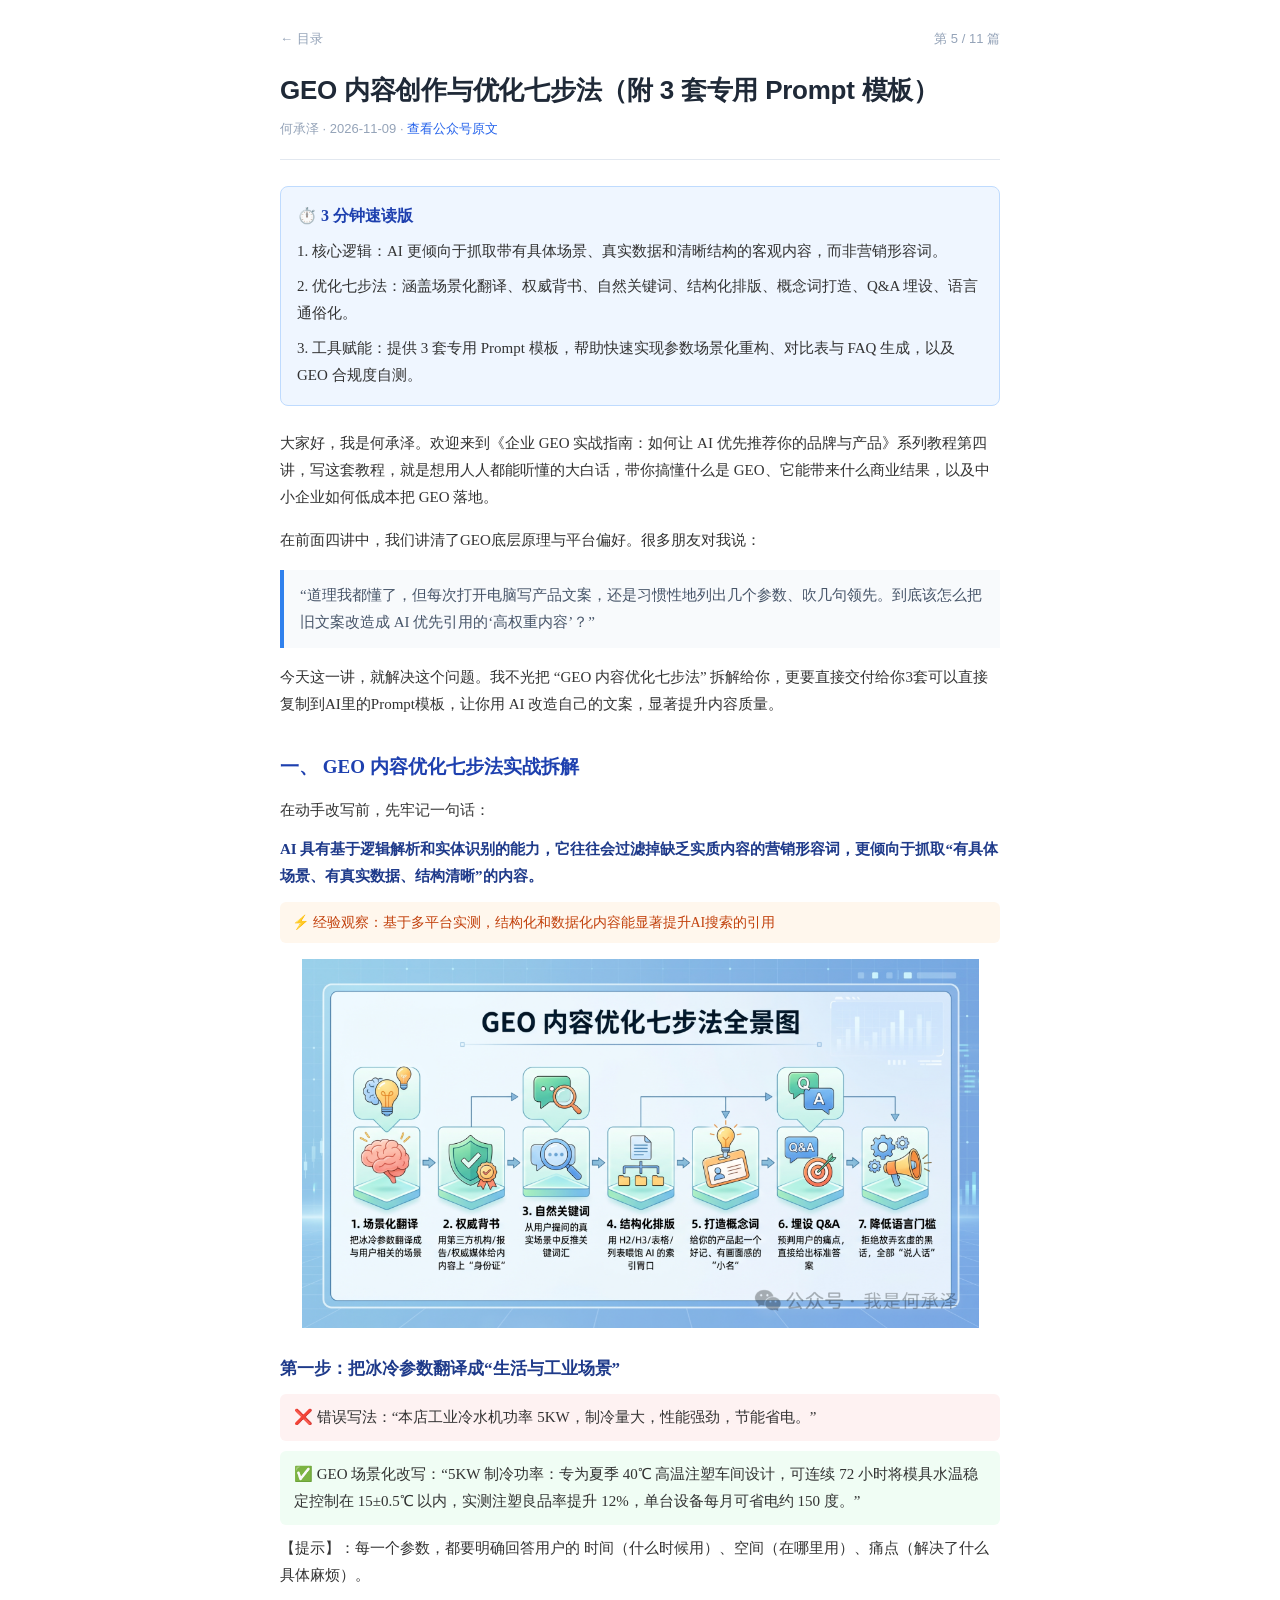
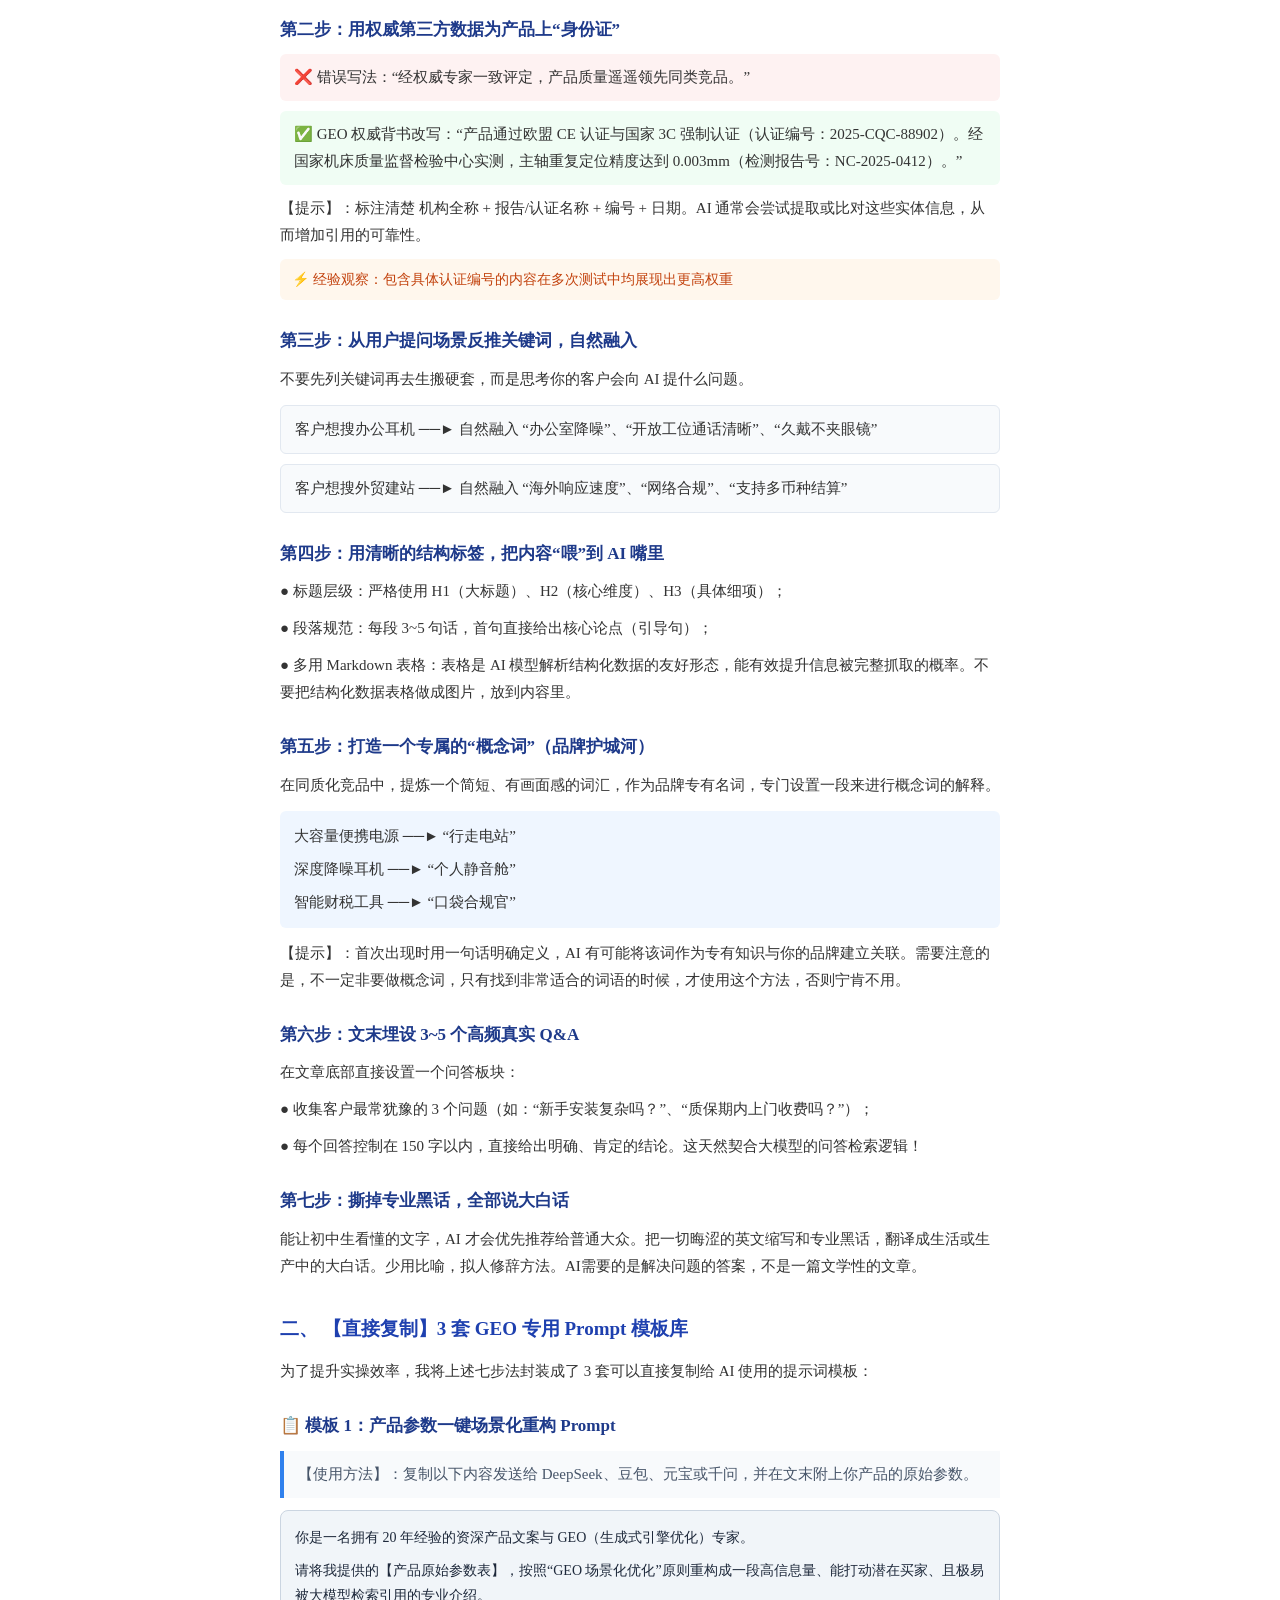
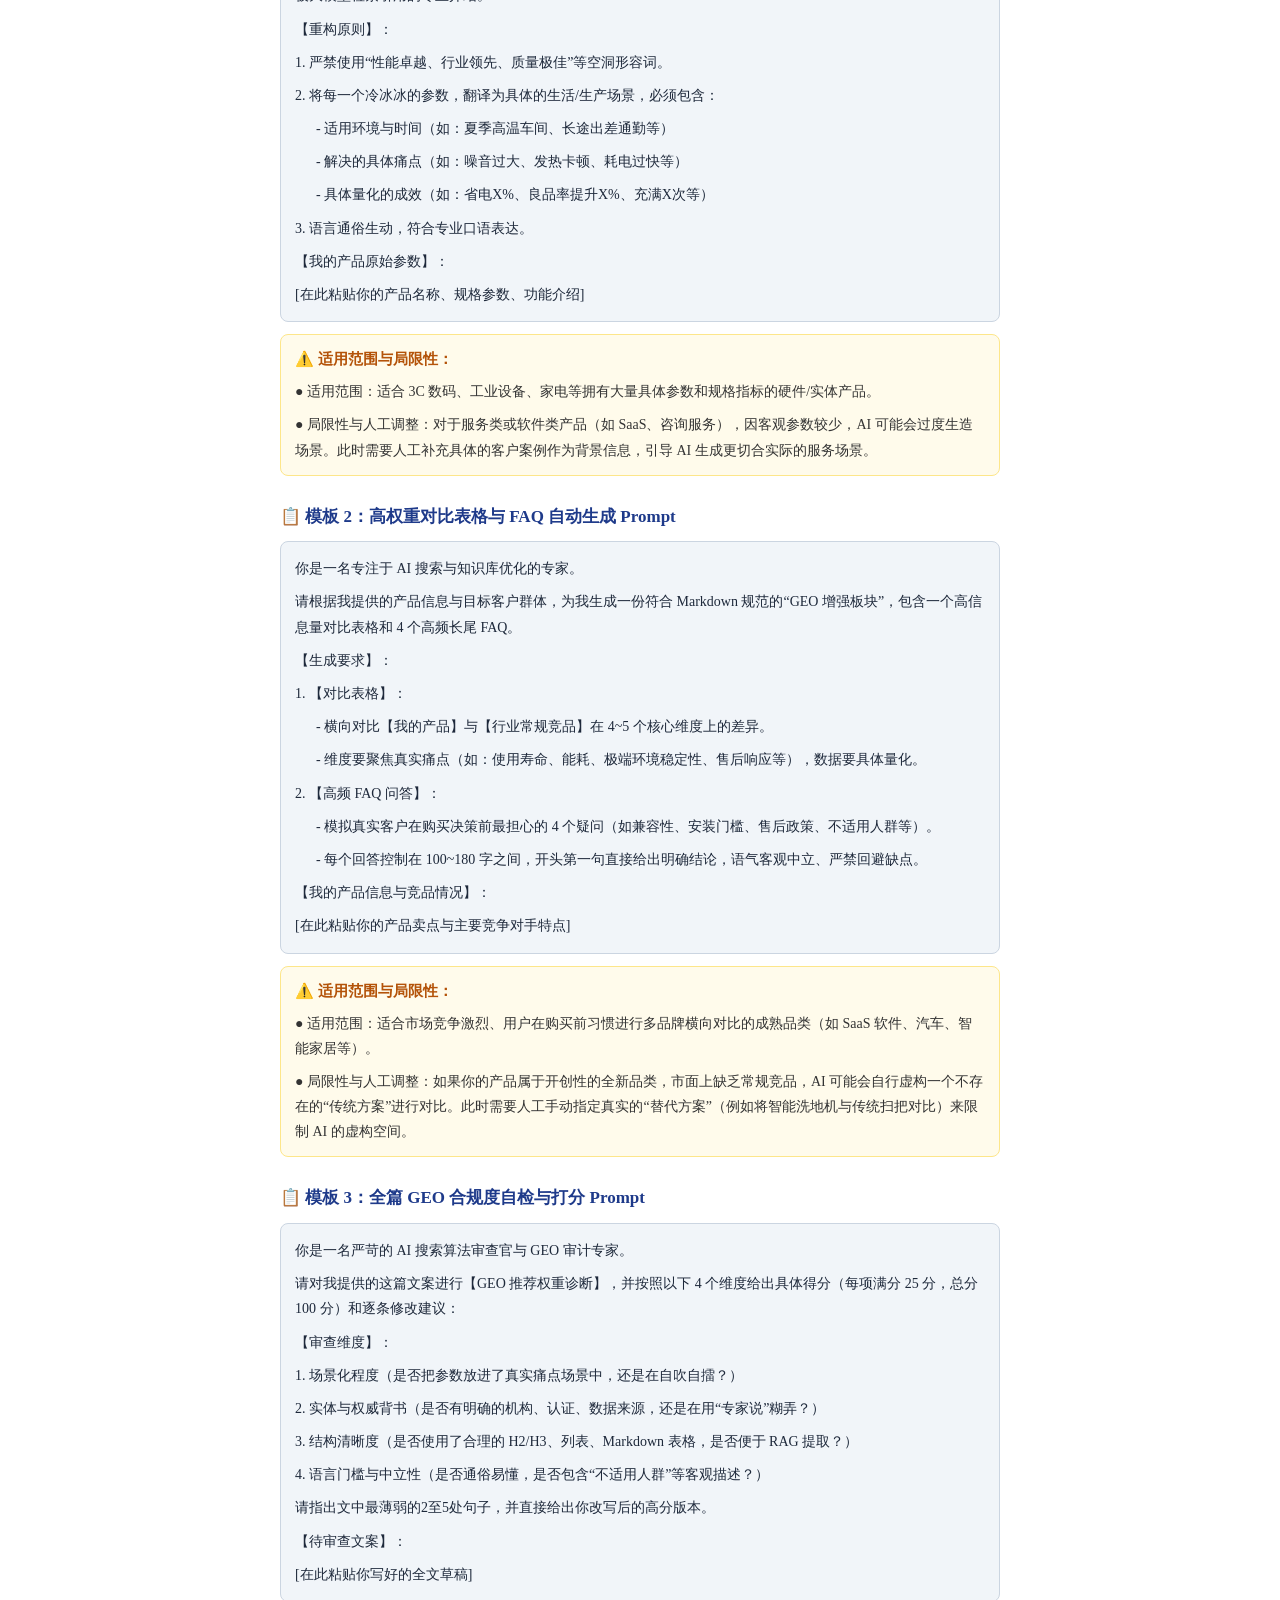
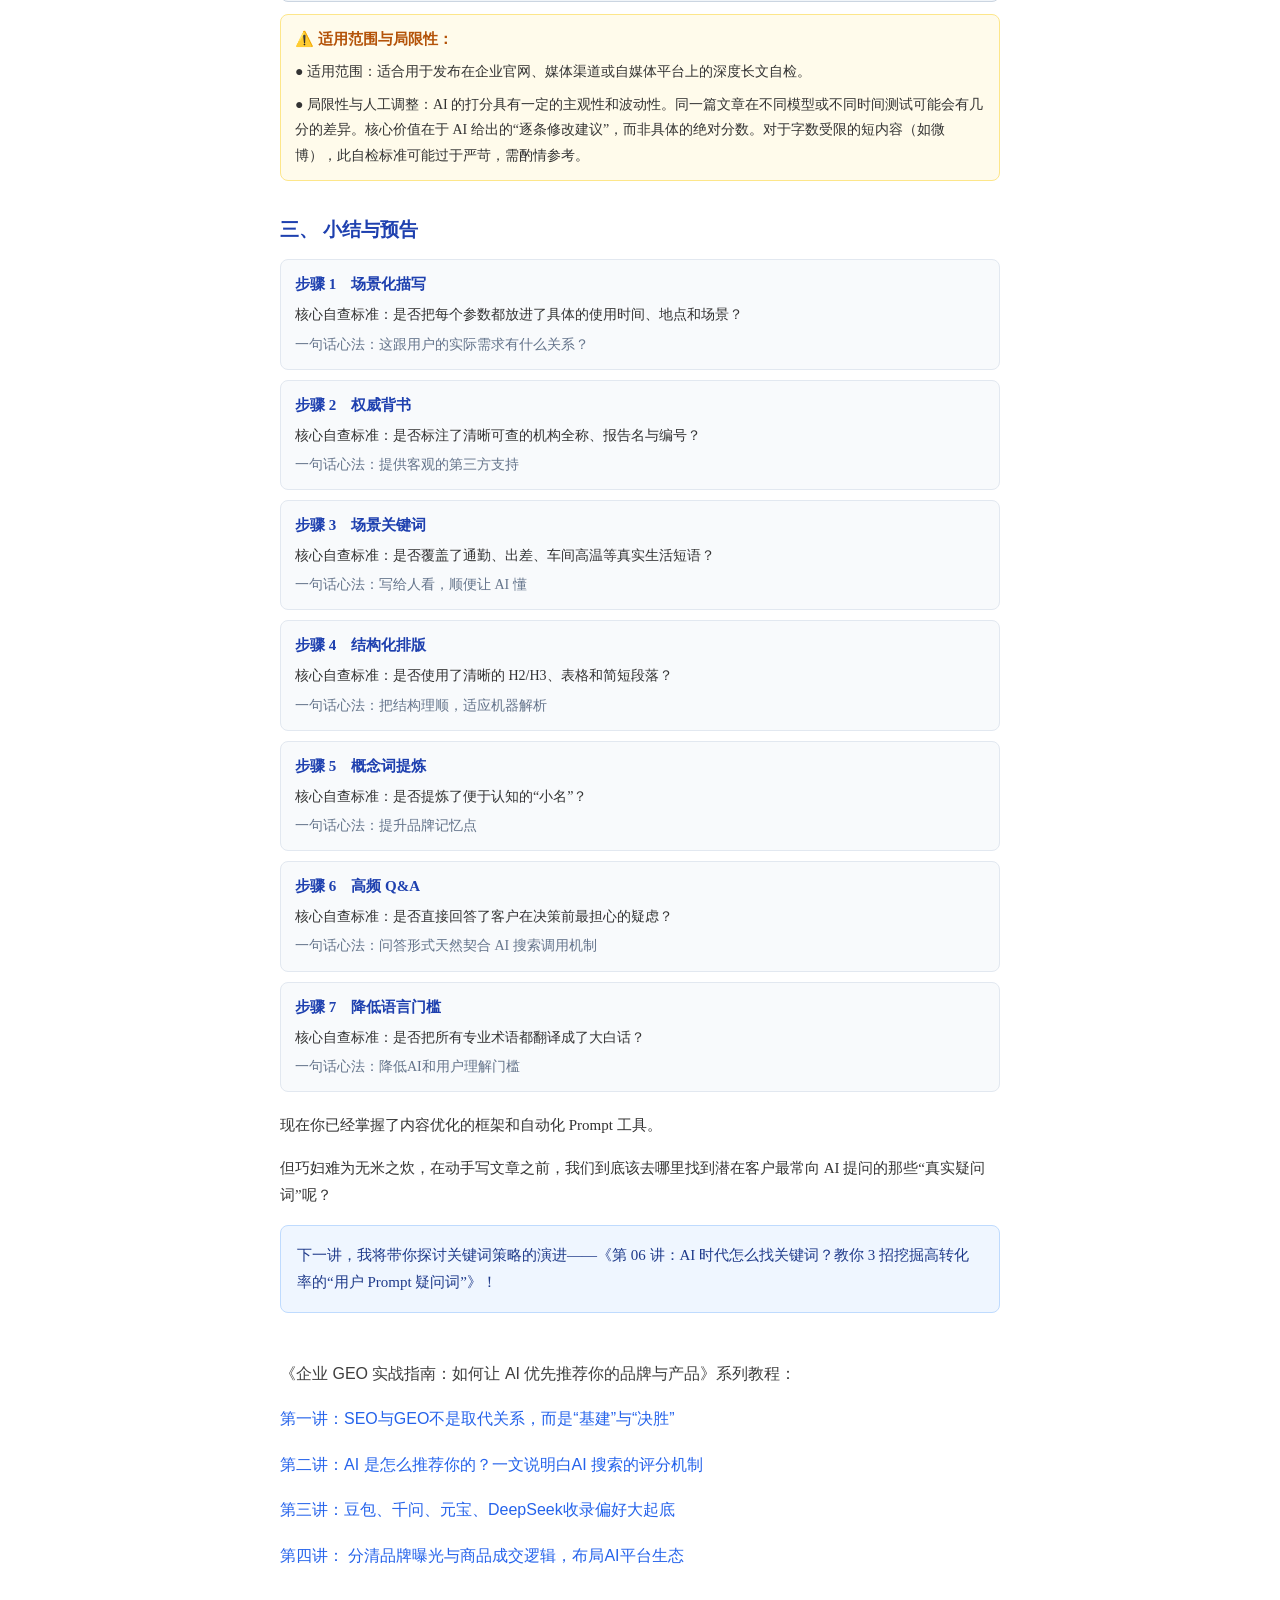
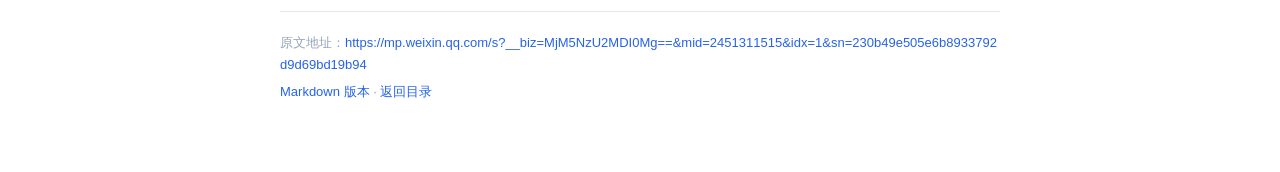
<file: pages/05-content-playbook.html>
<!doctype html>
<html lang="zh-CN">
<head>
<meta charset="utf-8">
<meta name="viewport" content="width=device-width, initial-scale=1">
<meta name="author" content="何承泽">
<title>GEO 内容创作与优化七步法（附 3 套专用 Prompt 模板） · 企业GEO实战指南</title>
<meta name="description" content="《企业GEO实战指南》第 5 篇：GEO 内容创作与优化七步法（附 3 套专用 Prompt 模板）">
<link rel="stylesheet" href="../assets/style.css">
</head>
<body>
<main class="page">
  <nav class="crumb"><a href="../index.html">← 目录</a><span>第 5 / 11 篇</span></nav>
  <header class="page-head">
    <h1>GEO 内容创作与优化七步法（附 3 套专用 Prompt 模板）</h1>
    <p class="meta">何承泽 · 2026-11-09 · <a href="https://mp.weixin.qq.com/s?__biz=MjM5NzU2MDI0Mg==&mid=2451311515&idx=1&sn=230b49e505e6b8933792d9d69bd19b94" target="_blank" rel="noopener">查看公众号原文</a></p>
  </header>
  <article class="rich">
<section style="color: rgb(51, 51, 51); font-family: &quot;Noto Sans SC&quot;; font-size: 15px; font-style: normal; font-variant-ligatures: normal; font-variant-caps: normal; font-weight: 400; letter-spacing: normal; orphans: 2; text-align: left; text-indent: 0px; text-transform: none; widows: 2; word-spacing: 0px; -webkit-text-stroke-width: 0px; white-space: normal; text-decoration-thickness: initial; text-decoration-style: initial; text-decoration-color: initial; background: rgb(239, 246, 255); border: 1px solid rgb(191, 219, 254); border-radius: 8px; padding: 16px; margin: 0px 0px 24px; box-sizing: border-box; visibility: visible;"><p style="margin: 0px 0px 10px; font-size: 16px; font-weight: bold; color: rgb(30, 64, 175); line-height: 25.6px; visibility: visible;"><span style="visibility: visible;">⏱️ 3 分钟速读版</span></p><p style="margin: 0px 0px 8px; font-size: 15px; line-height: 27px; color: rgb(51, 51, 51); visibility: visible;"><span style="visibility: visible;">1. 核心逻辑：AI 更倾向于抓取带有具体场景、真实数据和清晰结构的客观内容，而非营销形容词。</span></p><p style="margin: 0px 0px 8px; font-size: 15px; line-height: 27px; color: rgb(51, 51, 51); visibility: visible;"><span style="visibility: visible;">2. 优化七步法：涵盖场景化翻译、权威背书、自然关键词、结构化排版、概念词打造、Q&A 埋设、语言通俗化。</span></p><p style="margin: 0px; font-size: 15px; line-height: 27px; color: rgb(51, 51, 51); visibility: visible;"><span style="visibility: visible;">3. 工具赋能：提供 3 套专用 Prompt 模板，帮助快速实现参数场景化重构、对比表与 FAQ 生成，以及 GEO 合规度自测。</span></p></section><p style="color: rgb(51, 51, 51); font-family: &quot;Noto Sans SC&quot;; font-size: 15px; font-style: normal; font-variant-ligatures: normal; font-variant-caps: normal; font-weight: 400; letter-spacing: normal; orphans: 2; text-align: left; text-indent: 0px; text-transform: none; widows: 2; word-spacing: 0px; -webkit-text-stroke-width: 0px; white-space: normal; background-color: rgb(255, 255, 255); text-decoration-thickness: initial; text-decoration-style: initial; text-decoration-color: initial; margin: 0px 0px 16px; line-height: 27px; visibility: visible;"><span style="visibility: visible;">大家好，我是何承泽。欢迎来到《企业 GEO 实战指南：如何让 AI 优先推荐你的品牌与产品》系列教程第四讲，写这套教程，就是想用人人都能听懂的大白话，带你搞懂什么是 GEO、它能带来什么商业结果，以及中小企业如何低成本把 GEO 落地。</span></p><p style="color: rgb(51, 51, 51); font-family: &quot;Noto Sans SC&quot;; font-size: 15px; font-style: normal; font-variant-ligatures: normal; font-variant-caps: normal; font-weight: 400; letter-spacing: normal; orphans: 2; text-align: left; text-indent: 0px; text-transform: none; widows: 2; word-spacing: 0px; -webkit-text-stroke-width: 0px; white-space: normal; background-color: rgb(255, 255, 255); text-decoration-thickness: initial; text-decoration-style: initial; text-decoration-color: initial; margin: 0px 0px 16px; line-height: 27px; visibility: visible;"><span style="visibility: visible;">在前面四讲中，我们讲清了GEO底层原理与平台偏好。很多朋友对我说：</span></p><section style="color: rgb(51, 51, 51); font-family: &quot;Noto Sans SC&quot;; font-size: 15px; font-style: normal; font-variant-ligatures: normal; font-variant-caps: normal; font-weight: 400; letter-spacing: normal; orphans: 2; text-align: left; text-indent: 0px; text-transform: none; widows: 2; word-spacing: 0px; -webkit-text-stroke-width: 0px; white-space: normal; text-decoration-thickness: initial; text-decoration-style: initial; text-decoration-color: initial; background: rgb(248, 250, 252); border-left: 4px solid rgb(47, 128, 237); padding: 12px 16px; margin: 0px 0px 16px; box-sizing: border-box; visibility: visible;"><p style="margin: 0px; font-size: 15px; line-height: 27px; color: rgb(71, 85, 105); visibility: visible;"><span style="visibility: visible;">“道理我都懂了，但每次打开电脑写产品文案，还是习惯性地列出几个参数、吹几句领先。到底该怎么把旧文案改造成 AI 优先引用的‘高权重内容’？”</span></p></section><p style="color: rgb(51, 51, 51); font-family: &quot;Noto Sans SC&quot;; font-size: 15px; font-style: normal; font-variant-ligatures: normal; font-variant-caps: normal; font-weight: 400; letter-spacing: normal; orphans: 2; text-align: left; text-indent: 0px; text-transform: none; widows: 2; word-spacing: 0px; -webkit-text-stroke-width: 0px; white-space: normal; background-color: rgb(255, 255, 255); text-decoration-thickness: initial; text-decoration-style: initial; text-decoration-color: initial; margin: 0px 0px 16px; line-height: 27px; visibility: visible;"><span style="visibility: visible;">今天这一讲，就解决这个问题。我不光把 “GEO 内容优化七步法” 拆解给你，更要直接交付给你3套可以直接复制到AI里的Prompt模板，让你用 AI 改造自己的文案，显著提升内容质量。</span></p><p style="font-family: &quot;Noto Sans SC&quot;;font-style: normal;font-variant-ligatures: normal;font-variant-caps: normal;letter-spacing: normal;orphans: 2;text-align: left;text-indent: 0px;text-transform: none;widows: 2;word-spacing: 0px;-webkit-text-stroke-width: 0px;white-space: normal;background-color: rgb(255, 255, 255);text-decoration-thickness: initial;text-decoration-style: initial;text-decoration-color: initial;margin: 36px 0px 16px;font-size: 19px;font-weight: bold;color: rgb(30, 64, 175);line-height: 26.6px;"><span>一、 GEO 内容优化七步法实战拆解</span></p><p style="color: rgb(51, 51, 51);font-family: &quot;Noto Sans SC&quot;;font-size: 15px;font-style: normal;font-variant-ligatures: normal;font-variant-caps: normal;font-weight: 400;letter-spacing: normal;orphans: 2;text-align: left;text-indent: 0px;text-transform: none;widows: 2;word-spacing: 0px;-webkit-text-stroke-width: 0px;white-space: normal;background-color: rgb(255, 255, 255);text-decoration-thickness: initial;text-decoration-style: initial;text-decoration-color: initial;margin: 0px 0px 12px;line-height: 27px;"><span>在动手改写前，先牢记一句话：</span></p><p style="font-family: &quot;Noto Sans SC&quot;;font-size: 15px;font-style: normal;font-variant-ligatures: normal;font-variant-caps: normal;letter-spacing: normal;orphans: 2;text-align: left;text-indent: 0px;text-transform: none;widows: 2;word-spacing: 0px;-webkit-text-stroke-width: 0px;white-space: normal;background-color: rgb(255, 255, 255);text-decoration-thickness: initial;text-decoration-style: initial;text-decoration-color: initial;margin: 0px 0px 12px;line-height: 27px;color: rgb(30, 58, 138);font-weight: bold;"><span>AI 具有基于逻辑解析和实体识别的能力，它往往会过滤掉缺乏实质内容的营销形容词，更倾向于抓取“有具体场景、有真实数据、结构清晰”的内容。</span></p><section style="color: rgb(51, 51, 51);font-family: &quot;Noto Sans SC&quot;;font-size: 15px;font-style: normal;font-variant-ligatures: normal;font-variant-caps: normal;font-weight: 400;letter-spacing: normal;orphans: 2;text-align: left;text-indent: 0px;text-transform: none;widows: 2;word-spacing: 0px;-webkit-text-stroke-width: 0px;white-space: normal;text-decoration-thickness: initial;text-decoration-style: initial;text-decoration-color: initial;background: rgb(255, 247, 237);border-radius: 6px;padding: 8px 12px;margin: 0px 0px 16px;box-sizing: border-box;"><p style="margin: 0px;font-size: 14px;line-height: 25.2px;color: rgb(194, 65, 12);"><span>⚡ 经验观察：基于多平台实测，结构化和数据化内容能显著提升AI搜索的引用</span></p></section><section style="text-align: center;" nodeleaf=""><img class="rich_pages wxw-img js_insertlocalimg js_img_placeholder wx_img_placeholder" data-ratio="0.5453703703703704" data-s="300,640" data-type="jpeg" data-w="1080" type="block" data-imgfileid="303827864" data-aistatus="1" data-original-style="null" data-index="2" src="../assets/images/05-content-playbook/01.png" _width="677px" style="aspect-ratio: calc(1.83362) / 1; width: 677px !important; height: auto !important;" alt="图片"></section><p style="font-family: &quot;Noto Sans SC&quot;;font-style: normal;font-variant-ligatures: normal;font-variant-caps: normal;letter-spacing: normal;orphans: 2;text-align: left;text-indent: 0px;text-transform: none;widows: 2;word-spacing: 0px;-webkit-text-stroke-width: 0px;white-space: normal;background-color: rgb(255, 255, 255);text-decoration-thickness: initial;text-decoration-style: initial;text-decoration-color: initial;margin: 28px 0px 12px;font-size: 17px;font-weight: bold;color: rgb(30, 58, 138);line-height: 25.5px;"><span>第一步：把冰冷参数翻译成“生活与工业场景”</span></p><section style="color: rgb(51, 51, 51);font-family: &quot;Noto Sans SC&quot;;font-size: 15px;font-style: normal;font-variant-ligatures: normal;font-variant-caps: normal;font-weight: 400;letter-spacing: normal;orphans: 2;text-align: left;text-indent: 0px;text-transform: none;widows: 2;word-spacing: 0px;-webkit-text-stroke-width: 0px;white-space: normal;text-decoration-thickness: initial;text-decoration-style: initial;text-decoration-color: initial;background: rgb(254, 242, 242);border-radius: 6px;padding: 10px 14px;margin: 0px 0px 10px;box-sizing: border-box;"><p style="margin: 0px;font-size: 15px;line-height: 27px;color: rgb(51, 51, 51);"><span>❌ 错误写法：“本店工业冷水机功率 5KW，制冷量大，性能强劲，节能省电。”</span></p></section><section style="color: rgb(51, 51, 51);font-family: &quot;Noto Sans SC&quot;;font-size: 15px;font-style: normal;font-variant-ligatures: normal;font-variant-caps: normal;font-weight: 400;letter-spacing: normal;orphans: 2;text-align: left;text-indent: 0px;text-transform: none;widows: 2;word-spacing: 0px;-webkit-text-stroke-width: 0px;white-space: normal;text-decoration-thickness: initial;text-decoration-style: initial;text-decoration-color: initial;background: rgb(240, 253, 244);border-radius: 6px;padding: 10px 14px;margin: 0px 0px 10px;box-sizing: border-box;"><p style="margin: 0px;font-size: 15px;line-height: 27px;color: rgb(51, 51, 51);"><span>✅ GEO 场景化改写：“5KW 制冷功率：专为夏季 40℃ 高温注塑车间设计，可连续 72 小时将模具水温稳定控制在 15±0.5℃ 以内，实测注塑良品率提升 12%，单台设备每月可省电约 150 度。”</span></p></section><p style="color: rgb(51, 51, 51);font-family: &quot;Noto Sans SC&quot;;font-size: 15px;font-style: normal;font-variant-ligatures: normal;font-variant-caps: normal;font-weight: 400;letter-spacing: normal;orphans: 2;text-align: left;text-indent: 0px;text-transform: none;widows: 2;word-spacing: 0px;-webkit-text-stroke-width: 0px;white-space: normal;background-color: rgb(255, 255, 255);text-decoration-thickness: initial;text-decoration-style: initial;text-decoration-color: initial;margin: 0px 0px 16px;line-height: 27px;"><span>【提示】：每一个参数，都要明确回答用户的 时间（什么时候用）、空间（在哪里用）、痛点（解决了什么具体麻烦）。</span></p><p style="font-family: &quot;Noto Sans SC&quot;;font-style: normal;font-variant-ligatures: normal;font-variant-caps: normal;letter-spacing: normal;orphans: 2;text-align: left;text-indent: 0px;text-transform: none;widows: 2;word-spacing: 0px;-webkit-text-stroke-width: 0px;white-space: normal;background-color: rgb(255, 255, 255);text-decoration-thickness: initial;text-decoration-style: initial;text-decoration-color: initial;margin: 28px 0px 12px;font-size: 17px;font-weight: bold;color: rgb(30, 58, 138);line-height: 25.5px;"><span>第二步：用权威第三方数据为产品上“身份证”</span></p><section style="color: rgb(51, 51, 51);font-family: &quot;Noto Sans SC&quot;;font-size: 15px;font-style: normal;font-variant-ligatures: normal;font-variant-caps: normal;font-weight: 400;letter-spacing: normal;orphans: 2;text-align: left;text-indent: 0px;text-transform: none;widows: 2;word-spacing: 0px;-webkit-text-stroke-width: 0px;white-space: normal;text-decoration-thickness: initial;text-decoration-style: initial;text-decoration-color: initial;background: rgb(254, 242, 242);border-radius: 6px;padding: 10px 14px;margin: 0px 0px 10px;box-sizing: border-box;"><p style="margin: 0px;font-size: 15px;line-height: 27px;color: rgb(51, 51, 51);"><span>❌ 错误写法：“经权威专家一致评定，产品质量遥遥领先同类竞品。”</span></p></section><section style="color: rgb(51, 51, 51);font-family: &quot;Noto Sans SC&quot;;font-size: 15px;font-style: normal;font-variant-ligatures: normal;font-variant-caps: normal;font-weight: 400;letter-spacing: normal;orphans: 2;text-align: left;text-indent: 0px;text-transform: none;widows: 2;word-spacing: 0px;-webkit-text-stroke-width: 0px;white-space: normal;text-decoration-thickness: initial;text-decoration-style: initial;text-decoration-color: initial;background: rgb(240, 253, 244);border-radius: 6px;padding: 10px 14px;margin: 0px 0px 10px;box-sizing: border-box;"><p style="margin: 0px;font-size: 15px;line-height: 27px;color: rgb(51, 51, 51);"><span>✅ GEO 权威背书改写：“产品通过欧盟 CE 认证与国家 3C 强制认证（认证编号：2025-CQC-88902）。经国家机床质量监督检验中心实测，主轴重复定位精度达到 0.003mm（检测报告号：NC-2025-0412）。”</span></p></section><p style="color: rgb(51, 51, 51);font-family: &quot;Noto Sans SC&quot;;font-size: 15px;font-style: normal;font-variant-ligatures: normal;font-variant-caps: normal;font-weight: 400;letter-spacing: normal;orphans: 2;text-align: left;text-indent: 0px;text-transform: none;widows: 2;word-spacing: 0px;-webkit-text-stroke-width: 0px;white-space: normal;background-color: rgb(255, 255, 255);text-decoration-thickness: initial;text-decoration-style: initial;text-decoration-color: initial;margin: 0px 0px 10px;line-height: 27px;"><span>【提示】：标注清楚 机构全称 + 报告/认证名称 + 编号 + 日期。AI 通常会尝试提取或比对这些实体信息，从而增加引用的可靠性。</span></p><section style="color: rgb(51, 51, 51);font-family: &quot;Noto Sans SC&quot;;font-size: 15px;font-style: normal;font-variant-ligatures: normal;font-variant-caps: normal;font-weight: 400;letter-spacing: normal;orphans: 2;text-align: left;text-indent: 0px;text-transform: none;widows: 2;word-spacing: 0px;-webkit-text-stroke-width: 0px;white-space: normal;text-decoration-thickness: initial;text-decoration-style: initial;text-decoration-color: initial;background: rgb(255, 247, 237);border-radius: 6px;padding: 8px 12px;margin: 0px 0px 16px;box-sizing: border-box;"><p style="margin: 0px;font-size: 14px;line-height: 25.2px;color: rgb(194, 65, 12);"><span>⚡ 经验观察：包含具体认证编号的内容在多次测试中均展现出更高权重</span></p></section><p style="font-family: &quot;Noto Sans SC&quot;;font-style: normal;font-variant-ligatures: normal;font-variant-caps: normal;letter-spacing: normal;orphans: 2;text-align: left;text-indent: 0px;text-transform: none;widows: 2;word-spacing: 0px;-webkit-text-stroke-width: 0px;white-space: normal;background-color: rgb(255, 255, 255);text-decoration-thickness: initial;text-decoration-style: initial;text-decoration-color: initial;margin: 28px 0px 12px;font-size: 17px;font-weight: bold;color: rgb(30, 58, 138);line-height: 25.5px;"><span>第三步：从用户提问场景反推关键词，自然融入</span></p><p style="color: rgb(51, 51, 51);font-family: &quot;Noto Sans SC&quot;;font-size: 15px;font-style: normal;font-variant-ligatures: normal;font-variant-caps: normal;font-weight: 400;letter-spacing: normal;orphans: 2;text-align: left;text-indent: 0px;text-transform: none;widows: 2;word-spacing: 0px;-webkit-text-stroke-width: 0px;white-space: normal;background-color: rgb(255, 255, 255);text-decoration-thickness: initial;text-decoration-style: initial;text-decoration-color: initial;margin: 0px 0px 12px;line-height: 27px;"><span>不要先列关键词再去生搬硬套，而是思考你的客户会向 AI 提什么问题。</span></p><section style="color: rgb(51, 51, 51);font-family: &quot;Noto Sans SC&quot;;font-size: 15px;font-style: normal;font-variant-ligatures: normal;font-variant-caps: normal;font-weight: 400;letter-spacing: normal;orphans: 2;text-align: left;text-indent: 0px;text-transform: none;widows: 2;word-spacing: 0px;-webkit-text-stroke-width: 0px;white-space: normal;text-decoration-thickness: initial;text-decoration-style: initial;text-decoration-color: initial;background: rgb(248, 250, 252);border: 1px solid rgb(226, 232, 240);border-radius: 6px;padding: 10px 14px;margin: 0px 0px 10px;box-sizing: border-box;"><p style="margin: 0px;font-size: 15px;line-height: 27px;color: rgb(51, 51, 51);"><span>客户想搜办公耳机 ──► 自然融入 “办公室降噪”、“开放工位通话清晰”、“久戴不夹眼镜”</span></p></section><section style="color: rgb(51, 51, 51);font-family: &quot;Noto Sans SC&quot;;font-size: 15px;font-style: normal;font-variant-ligatures: normal;font-variant-caps: normal;font-weight: 400;letter-spacing: normal;orphans: 2;text-align: left;text-indent: 0px;text-transform: none;widows: 2;word-spacing: 0px;-webkit-text-stroke-width: 0px;white-space: normal;text-decoration-thickness: initial;text-decoration-style: initial;text-decoration-color: initial;background: rgb(248, 250, 252);border: 1px solid rgb(226, 232, 240);border-radius: 6px;padding: 10px 14px;margin: 0px 0px 16px;box-sizing: border-box;"><p style="margin: 0px;font-size: 15px;line-height: 27px;color: rgb(51, 51, 51);"><span>客户想搜外贸建站 ──► 自然融入 “海外响应速度”、“网络合规”、“支持多币种结算”</span></p></section><p style="font-family: &quot;Noto Sans SC&quot;;font-style: normal;font-variant-ligatures: normal;font-variant-caps: normal;letter-spacing: normal;orphans: 2;text-align: left;text-indent: 0px;text-transform: none;widows: 2;word-spacing: 0px;-webkit-text-stroke-width: 0px;white-space: normal;background-color: rgb(255, 255, 255);text-decoration-thickness: initial;text-decoration-style: initial;text-decoration-color: initial;margin: 28px 0px 12px;font-size: 17px;font-weight: bold;color: rgb(30, 58, 138);line-height: 25.5px;"><span>第四步：用清晰的结构标签，把内容“喂”到 AI 嘴里</span></p><p style="color: rgb(51, 51, 51);font-family: &quot;Noto Sans SC&quot;;font-size: 15px;font-style: normal;font-variant-ligatures: normal;font-variant-caps: normal;font-weight: 400;letter-spacing: normal;orphans: 2;text-align: left;text-indent: 0px;text-transform: none;widows: 2;word-spacing: 0px;-webkit-text-stroke-width: 0px;white-space: normal;background-color: rgb(255, 255, 255);text-decoration-thickness: initial;text-decoration-style: initial;text-decoration-color: initial;margin: 0px 0px 10px;line-height: 27px;"><span>● 标题层级：严格使用 H1（大标题）、H2（核心维度）、H3（具体细项）；</span></p><p style="color: rgb(51, 51, 51);font-family: &quot;Noto Sans SC&quot;;font-size: 15px;font-style: normal;font-variant-ligatures: normal;font-variant-caps: normal;font-weight: 400;letter-spacing: normal;orphans: 2;text-align: left;text-indent: 0px;text-transform: none;widows: 2;word-spacing: 0px;-webkit-text-stroke-width: 0px;white-space: normal;background-color: rgb(255, 255, 255);text-decoration-thickness: initial;text-decoration-style: initial;text-decoration-color: initial;margin: 0px 0px 10px;line-height: 27px;"><span>● 段落规范：每段 3~5 句话，首句直接给出核心论点（引导句）；</span></p><p style="color: rgb(51, 51, 51);font-family: &quot;Noto Sans SC&quot;;font-size: 15px;font-style: normal;font-variant-ligatures: normal;font-variant-caps: normal;font-weight: 400;letter-spacing: normal;orphans: 2;text-align: left;text-indent: 0px;text-transform: none;widows: 2;word-spacing: 0px;-webkit-text-stroke-width: 0px;white-space: normal;background-color: rgb(255, 255, 255);text-decoration-thickness: initial;text-decoration-style: initial;text-decoration-color: initial;margin: 0px 0px 16px;line-height: 27px;"><span>● 多用 Markdown 表格：表格是 AI 模型解析结构化数据的友好形态，能有效提升信息被完整抓取的概率。不要把结构化数据表格做成图片，放到内容里。</span></p><p style="font-family: &quot;Noto Sans SC&quot;;font-style: normal;font-variant-ligatures: normal;font-variant-caps: normal;letter-spacing: normal;orphans: 2;text-align: left;text-indent: 0px;text-transform: none;widows: 2;word-spacing: 0px;-webkit-text-stroke-width: 0px;white-space: normal;background-color: rgb(255, 255, 255);text-decoration-thickness: initial;text-decoration-style: initial;text-decoration-color: initial;margin: 28px 0px 12px;font-size: 17px;font-weight: bold;color: rgb(30, 58, 138);line-height: 25.5px;"><span>第五步：打造一个专属的“概念词”（品牌护城河）</span></p><p style="color: rgb(51, 51, 51);font-family: &quot;Noto Sans SC&quot;;font-size: 15px;font-style: normal;font-variant-ligatures: normal;font-variant-caps: normal;font-weight: 400;letter-spacing: normal;orphans: 2;text-align: left;text-indent: 0px;text-transform: none;widows: 2;word-spacing: 0px;-webkit-text-stroke-width: 0px;white-space: normal;background-color: rgb(255, 255, 255);text-decoration-thickness: initial;text-decoration-style: initial;text-decoration-color: initial;margin: 0px 0px 12px;line-height: 27px;"><span>在同质化竞品中，提炼一个简短、有画面感的词汇，作为品牌专有名词，专门设置一段来进行概念词的解释。</span></p><section style="color: rgb(51, 51, 51);font-family: &quot;Noto Sans SC&quot;;font-size: 15px;font-style: normal;font-variant-ligatures: normal;font-variant-caps: normal;font-weight: 400;letter-spacing: normal;orphans: 2;text-align: left;text-indent: 0px;text-transform: none;widows: 2;word-spacing: 0px;-webkit-text-stroke-width: 0px;white-space: normal;text-decoration-thickness: initial;text-decoration-style: initial;text-decoration-color: initial;background: rgb(239, 246, 255);border-radius: 6px;padding: 12px 14px;margin: 0px 0px 12px;box-sizing: border-box;"><p style="margin: 0px 0px 6px;font-size: 15px;line-height: 27px;color: rgb(51, 51, 51);"><span>大容量便携电源 ──► “行走电站”</span></p><p style="margin: 0px 0px 6px;font-size: 15px;line-height: 27px;color: rgb(51, 51, 51);"><span>深度降噪耳机 ──► “个人静音舱”</span></p><p style="margin: 0px;font-size: 15px;line-height: 27px;color: rgb(51, 51, 51);"><span>智能财税工具 ──► “口袋合规官”</span></p></section><p style="color: rgb(51, 51, 51);font-family: &quot;Noto Sans SC&quot;;font-size: 15px;font-style: normal;font-variant-ligatures: normal;font-variant-caps: normal;font-weight: 400;letter-spacing: normal;orphans: 2;text-align: left;text-indent: 0px;text-transform: none;widows: 2;word-spacing: 0px;-webkit-text-stroke-width: 0px;white-space: normal;background-color: rgb(255, 255, 255);text-decoration-thickness: initial;text-decoration-style: initial;text-decoration-color: initial;margin: 0px 0px 16px;line-height: 27px;"><span>【提示】：首次出现时用一句话明确定义，AI 有可能将该词作为专有知识与你的品牌建立关联。需要注意的是，不一定非要做概念词，只有找到非常适合的词语的时候，才使用这个方法，否则宁肯不用。</span></p><p style="font-family: &quot;Noto Sans SC&quot;;font-style: normal;font-variant-ligatures: normal;font-variant-caps: normal;letter-spacing: normal;orphans: 2;text-align: left;text-indent: 0px;text-transform: none;widows: 2;word-spacing: 0px;-webkit-text-stroke-width: 0px;white-space: normal;background-color: rgb(255, 255, 255);text-decoration-thickness: initial;text-decoration-style: initial;text-decoration-color: initial;margin: 28px 0px 12px;font-size: 17px;font-weight: bold;color: rgb(30, 58, 138);line-height: 25.5px;"><span>第六步：文末埋设 3~5 个高频真实 Q&A</span></p><p style="color: rgb(51, 51, 51);font-family: &quot;Noto Sans SC&quot;;font-size: 15px;font-style: normal;font-variant-ligatures: normal;font-variant-caps: normal;font-weight: 400;letter-spacing: normal;orphans: 2;text-align: left;text-indent: 0px;text-transform: none;widows: 2;word-spacing: 0px;-webkit-text-stroke-width: 0px;white-space: normal;background-color: rgb(255, 255, 255);text-decoration-thickness: initial;text-decoration-style: initial;text-decoration-color: initial;margin: 0px 0px 10px;line-height: 27px;"><span>在文章底部直接设置一个问答板块：</span></p><p style="color: rgb(51, 51, 51);font-family: &quot;Noto Sans SC&quot;;font-size: 15px;font-style: normal;font-variant-ligatures: normal;font-variant-caps: normal;font-weight: 400;letter-spacing: normal;orphans: 2;text-align: left;text-indent: 0px;text-transform: none;widows: 2;word-spacing: 0px;-webkit-text-stroke-width: 0px;white-space: normal;background-color: rgb(255, 255, 255);text-decoration-thickness: initial;text-decoration-style: initial;text-decoration-color: initial;margin: 0px 0px 10px;line-height: 27px;"><span>● 收集客户最常犹豫的 3 个问题（如：“新手安装复杂吗？”、“质保期内上门收费吗？”）；</span></p><p style="color: rgb(51, 51, 51);font-family: &quot;Noto Sans SC&quot;;font-size: 15px;font-style: normal;font-variant-ligatures: normal;font-variant-caps: normal;font-weight: 400;letter-spacing: normal;orphans: 2;text-align: left;text-indent: 0px;text-transform: none;widows: 2;word-spacing: 0px;-webkit-text-stroke-width: 0px;white-space: normal;background-color: rgb(255, 255, 255);text-decoration-thickness: initial;text-decoration-style: initial;text-decoration-color: initial;margin: 0px 0px 16px;line-height: 27px;"><span>● 每个回答控制在 150 字以内，直接给出明确、肯定的结论。这天然契合大模型的问答检索逻辑！</span></p><p style="font-family: &quot;Noto Sans SC&quot;;font-style: normal;font-variant-ligatures: normal;font-variant-caps: normal;letter-spacing: normal;orphans: 2;text-align: left;text-indent: 0px;text-transform: none;widows: 2;word-spacing: 0px;-webkit-text-stroke-width: 0px;white-space: normal;background-color: rgb(255, 255, 255);text-decoration-thickness: initial;text-decoration-style: initial;text-decoration-color: initial;margin: 28px 0px 12px;font-size: 17px;font-weight: bold;color: rgb(30, 58, 138);line-height: 25.5px;"><span>第七步：撕掉专业黑话，全部说大白话</span></p><p style="color: rgb(51, 51, 51);font-family: &quot;Noto Sans SC&quot;;font-size: 15px;font-style: normal;font-variant-ligatures: normal;font-variant-caps: normal;font-weight: 400;letter-spacing: normal;orphans: 2;text-align: left;text-indent: 0px;text-transform: none;widows: 2;word-spacing: 0px;-webkit-text-stroke-width: 0px;white-space: normal;background-color: rgb(255, 255, 255);text-decoration-thickness: initial;text-decoration-style: initial;text-decoration-color: initial;margin: 0px 0px 16px;line-height: 27px;"><span>能让初中生看懂的文字，AI 才会优先推荐给普通大众。把一切晦涩的英文缩写和专业黑话，翻译成生活或生产中的大白话。少用比喻，拟人修辞方法。AI需要的是解决问题的答案，不是一篇文学性的文章。</span></p><p style="font-family: &quot;Noto Sans SC&quot;;font-style: normal;font-variant-ligatures: normal;font-variant-caps: normal;letter-spacing: normal;orphans: 2;text-align: left;text-indent: 0px;text-transform: none;widows: 2;word-spacing: 0px;-webkit-text-stroke-width: 0px;white-space: normal;background-color: rgb(255, 255, 255);text-decoration-thickness: initial;text-decoration-style: initial;text-decoration-color: initial;margin: 36px 0px 16px;font-size: 19px;font-weight: bold;color: rgb(30, 64, 175);line-height: 26.6px;"><span>二、 【直接复制】3 套 GEO 专用 Prompt 模板库</span></p><p style="color: rgb(51, 51, 51);font-family: &quot;Noto Sans SC&quot;;font-size: 15px;font-style: normal;font-variant-ligatures: normal;font-variant-caps: normal;font-weight: 400;letter-spacing: normal;orphans: 2;text-align: left;text-indent: 0px;text-transform: none;widows: 2;word-spacing: 0px;-webkit-text-stroke-width: 0px;white-space: normal;background-color: rgb(255, 255, 255);text-decoration-thickness: initial;text-decoration-style: initial;text-decoration-color: initial;margin: 0px 0px 16px;line-height: 27px;"><span>为了提升实操效率，我将上述七步法封装成了 3 套可以直接复制给 AI 使用的提示词模板：</span></p><p style="font-family: &quot;Noto Sans SC&quot;;font-style: normal;font-variant-ligatures: normal;font-variant-caps: normal;letter-spacing: normal;orphans: 2;text-align: left;text-indent: 0px;text-transform: none;widows: 2;word-spacing: 0px;-webkit-text-stroke-width: 0px;white-space: normal;background-color: rgb(255, 255, 255);text-decoration-thickness: initial;text-decoration-style: initial;text-decoration-color: initial;margin: 28px 0px 12px;font-size: 17px;font-weight: bold;color: rgb(30, 58, 138);line-height: 25.5px;"><span>📋 模板 1：产品参数一键场景化重构 Prompt</span></p><section style="color: rgb(51, 51, 51);font-family: &quot;Noto Sans SC&quot;;font-size: 15px;font-style: normal;font-variant-ligatures: normal;font-variant-caps: normal;font-weight: 400;letter-spacing: normal;orphans: 2;text-align: left;text-indent: 0px;text-transform: none;widows: 2;word-spacing: 0px;-webkit-text-stroke-width: 0px;white-space: normal;text-decoration-thickness: initial;text-decoration-style: initial;text-decoration-color: initial;background: rgb(248, 250, 252);border-left: 4px solid rgb(47, 128, 237);padding: 10px 14px;margin: 0px 0px 12px;box-sizing: border-box;"><p style="margin: 0px;font-size: 15px;line-height: 27px;color: rgb(71, 85, 105);"><span>【使用方法】：复制以下内容发送给 DeepSeek、豆包、元宝或千问，并在文末附上你产品的原始参数。</span></p></section><section style="color: rgb(51, 51, 51);font-family: &quot;Noto Sans SC&quot;;font-size: 15px;font-style: normal;font-variant-ligatures: normal;font-variant-caps: normal;font-weight: 400;letter-spacing: normal;orphans: 2;text-align: left;text-indent: 0px;text-transform: none;widows: 2;word-spacing: 0px;-webkit-text-stroke-width: 0px;white-space: normal;text-decoration-thickness: initial;text-decoration-style: initial;text-decoration-color: initial;background: rgb(241, 245, 249);border: 1px solid rgb(203, 213, 225);border-radius: 8px;padding: 14px;margin: 0px 0px 12px;box-sizing: border-box;"><p style="margin: 0px 0px 8px;font-size: 14px;line-height: 25.2px;color: rgb(30, 41, 59);"><span>你是一名拥有 20 年经验的资深产品文案与 GEO（生成式引擎优化）专家。</span></p><p style="margin: 0px 0px 8px;font-size: 14px;line-height: 25.2px;color: rgb(30, 41, 59);"><span>请将我提供的【产品原始参数表】，按照“GEO 场景化优化”原则重构成一段高信息量、能打动潜在买家、且极易被大模型检索引用的专业介绍。</span></p><p style="margin: 0px 0px 8px;font-size: 14px;line-height: 25.2px;color: rgb(30, 41, 59);"><span>【重构原则】：</span></p><p style="margin: 0px 0px 8px;font-size: 14px;line-height: 25.2px;color: rgb(30, 41, 59);"><span>1. 严禁使用“性能卓越、行业领先、质量极佳”等空洞形容词。</span></p><p style="margin: 0px 0px 8px;font-size: 14px;line-height: 25.2px;color: rgb(30, 41, 59);"><span>2. 将每一个冷冰冰的参数，翻译为具体的生活/生产场景，必须包含：</span></p><p style="margin: 0px 0px 8px;padding-left: 1.5em;font-size: 14px;line-height: 25.2px;color: rgb(30, 41, 59);"><span>- 适用环境与时间（如：夏季高温车间、长途出差通勤等）</span></p><p style="margin: 0px 0px 8px;padding-left: 1.5em;font-size: 14px;line-height: 25.2px;color: rgb(30, 41, 59);"><span>- 解决的具体痛点（如：噪音过大、发热卡顿、耗电过快等）</span></p><p style="margin: 0px 0px 8px;padding-left: 1.5em;font-size: 14px;line-height: 25.2px;color: rgb(30, 41, 59);"><span>- 具体量化的成效（如：省电X%、良品率提升X%、充满X次等）</span></p><p style="margin: 0px 0px 8px;font-size: 14px;line-height: 25.2px;color: rgb(30, 41, 59);"><span>3. 语言通俗生动，符合专业口语表达。</span></p><p style="margin: 0px 0px 8px;font-size: 14px;line-height: 25.2px;color: rgb(30, 41, 59);"><span>【我的产品原始参数】：</span></p><p style="margin: 0px;font-size: 14px;line-height: 25.2px;color: rgb(30, 41, 59);"><span>[在此粘贴你的产品名称、规格参数、功能介绍]</span></p></section><section style="color: rgb(51, 51, 51);font-family: &quot;Noto Sans SC&quot;;font-size: 15px;font-style: normal;font-variant-ligatures: normal;font-variant-caps: normal;font-weight: 400;letter-spacing: normal;orphans: 2;text-align: left;text-indent: 0px;text-transform: none;widows: 2;word-spacing: 0px;-webkit-text-stroke-width: 0px;white-space: normal;text-decoration-thickness: initial;text-decoration-style: initial;text-decoration-color: initial;background: rgb(255, 251, 235);border: 1px solid rgb(253, 230, 138);border-radius: 8px;padding: 12px 14px;margin: 0px 0px 16px;box-sizing: border-box;"><p style="margin: 0px 0px 8px;font-size: 15px;font-weight: bold;line-height: 24px;color: rgb(180, 83, 9);"><span>⚠️ 适用范围与局限性：</span></p><p style="margin: 0px 0px 8px;font-size: 14px;line-height: 25.2px;color: rgb(51, 51, 51);"><span>● 适用范围：适合 3C 数码、工业设备、家电等拥有大量具体参数和规格指标的硬件/实体产品。</span></p><p style="margin: 0px;font-size: 14px;line-height: 25.2px;color: rgb(51, 51, 51);"><span>● 局限性与人工调整：对于服务类或软件类产品（如 SaaS、咨询服务），因客观参数较少，AI 可能会过度生造场景。此时需要人工补充具体的客户案例作为背景信息，引导 AI 生成更切合实际的服务场景。</span></p></section><p style="font-family: &quot;Noto Sans SC&quot;;font-style: normal;font-variant-ligatures: normal;font-variant-caps: normal;letter-spacing: normal;orphans: 2;text-align: left;text-indent: 0px;text-transform: none;widows: 2;word-spacing: 0px;-webkit-text-stroke-width: 0px;white-space: normal;background-color: rgb(255, 255, 255);text-decoration-thickness: initial;text-decoration-style: initial;text-decoration-color: initial;margin: 28px 0px 12px;font-size: 17px;font-weight: bold;color: rgb(30, 58, 138);line-height: 25.5px;"><span>📋 模板 2：高权重对比表格与 FAQ 自动生成 Prompt</span></p><section style="color: rgb(51, 51, 51);font-family: &quot;Noto Sans SC&quot;;font-size: 15px;font-style: normal;font-variant-ligatures: normal;font-variant-caps: normal;font-weight: 400;letter-spacing: normal;orphans: 2;text-align: left;text-indent: 0px;text-transform: none;widows: 2;word-spacing: 0px;-webkit-text-stroke-width: 0px;white-space: normal;text-decoration-thickness: initial;text-decoration-style: initial;text-decoration-color: initial;background: rgb(241, 245, 249);border: 1px solid rgb(203, 213, 225);border-radius: 8px;padding: 14px;margin: 0px 0px 12px;box-sizing: border-box;"><p style="margin: 0px 0px 8px;font-size: 14px;line-height: 25.2px;color: rgb(30, 41, 59);"><span>你是一名专注于 AI 搜索与知识库优化的专家。</span></p><p style="margin: 0px 0px 8px;font-size: 14px;line-height: 25.2px;color: rgb(30, 41, 59);"><span>请根据我提供的产品信息与目标客户群体，为我生成一份符合 Markdown 规范的“GEO 增强板块”，包含一个高信息量对比表格和 4 个高频长尾 FAQ。</span></p><p style="margin: 0px 0px 8px;font-size: 14px;line-height: 25.2px;color: rgb(30, 41, 59);"><span>【生成要求】：</span></p><p style="margin: 0px 0px 8px;font-size: 14px;line-height: 25.2px;color: rgb(30, 41, 59);"><span>1. 【对比表格】：</span></p><p style="margin: 0px 0px 8px;padding-left: 1.5em;font-size: 14px;line-height: 25.2px;color: rgb(30, 41, 59);"><span>- 横向对比【我的产品】与【行业常规竞品】在 4~5 个核心维度上的差异。</span></p><p style="margin: 0px 0px 8px;padding-left: 1.5em;font-size: 14px;line-height: 25.2px;color: rgb(30, 41, 59);"><span>- 维度要聚焦真实痛点（如：使用寿命、能耗、极端环境稳定性、售后响应等），数据要具体量化。</span></p><p style="margin: 0px 0px 8px;font-size: 14px;line-height: 25.2px;color: rgb(30, 41, 59);"><span>2. 【高频 FAQ 问答】：</span></p><p style="margin: 0px 0px 8px;padding-left: 1.5em;font-size: 14px;line-height: 25.2px;color: rgb(30, 41, 59);"><span>- 模拟真实客户在购买决策前最担心的 4 个疑问（如兼容性、安装门槛、售后政策、不适用人群等）。</span></p><p style="margin: 0px 0px 8px;padding-left: 1.5em;font-size: 14px;line-height: 25.2px;color: rgb(30, 41, 59);"><span>- 每个回答控制在 100~180 字之间，开头第一句直接给出明确结论，语气客观中立、严禁回避缺点。</span></p><p style="margin: 0px 0px 8px;font-size: 14px;line-height: 25.2px;color: rgb(30, 41, 59);"><span>【我的产品信息与竞品情况】：</span></p><p style="margin: 0px;font-size: 14px;line-height: 25.2px;color: rgb(30, 41, 59);"><span>[在此粘贴你的产品卖点与主要竞争对手特点]</span></p></section><section style="color: rgb(51, 51, 51);font-family: &quot;Noto Sans SC&quot;;font-size: 15px;font-style: normal;font-variant-ligatures: normal;font-variant-caps: normal;font-weight: 400;letter-spacing: normal;orphans: 2;text-align: left;text-indent: 0px;text-transform: none;widows: 2;word-spacing: 0px;-webkit-text-stroke-width: 0px;white-space: normal;text-decoration-thickness: initial;text-decoration-style: initial;text-decoration-color: initial;background: rgb(255, 251, 235);border: 1px solid rgb(253, 230, 138);border-radius: 8px;padding: 12px 14px;margin: 0px 0px 16px;box-sizing: border-box;"><p style="margin: 0px 0px 8px;font-size: 15px;font-weight: bold;line-height: 24px;color: rgb(180, 83, 9);"><span>⚠️ 适用范围与局限性：</span></p><p style="margin: 0px 0px 8px;font-size: 14px;line-height: 25.2px;color: rgb(51, 51, 51);"><span>● 适用范围：适合市场竞争激烈、用户在购买前习惯进行多品牌横向对比的成熟品类（如 SaaS 软件、汽车、智能家居等）。</span></p><p style="margin: 0px;font-size: 14px;line-height: 25.2px;color: rgb(51, 51, 51);"><span>● 局限性与人工调整：如果你的产品属于开创性的全新品类，市面上缺乏常规竞品，AI 可能会自行虚构一个不存在的“传统方案”进行对比。此时需要人工手动指定真实的“替代方案”（例如将智能洗地机与传统扫把对比）来限制 AI 的虚构空间。</span></p></section><p style="font-family: &quot;Noto Sans SC&quot;;font-style: normal;font-variant-ligatures: normal;font-variant-caps: normal;letter-spacing: normal;orphans: 2;text-align: left;text-indent: 0px;text-transform: none;widows: 2;word-spacing: 0px;-webkit-text-stroke-width: 0px;white-space: normal;background-color: rgb(255, 255, 255);text-decoration-thickness: initial;text-decoration-style: initial;text-decoration-color: initial;margin: 28px 0px 12px;font-size: 17px;font-weight: bold;color: rgb(30, 58, 138);line-height: 25.5px;"><span>📋 模板 3：全篇 GEO 合规度自检与打分 Prompt</span></p><section style="color: rgb(51, 51, 51);font-family: &quot;Noto Sans SC&quot;;font-size: 15px;font-style: normal;font-variant-ligatures: normal;font-variant-caps: normal;font-weight: 400;letter-spacing: normal;orphans: 2;text-align: left;text-indent: 0px;text-transform: none;widows: 2;word-spacing: 0px;-webkit-text-stroke-width: 0px;white-space: normal;text-decoration-thickness: initial;text-decoration-style: initial;text-decoration-color: initial;background: rgb(241, 245, 249);border: 1px solid rgb(203, 213, 225);border-radius: 8px;padding: 14px;margin: 0px 0px 12px;box-sizing: border-box;"><p style="margin: 0px 0px 8px;font-size: 14px;line-height: 25.2px;color: rgb(30, 41, 59);"><span>你是一名严苛的 AI 搜索算法审查官与 GEO 审计专家。</span></p><p style="margin: 0px 0px 8px;font-size: 14px;line-height: 25.2px;color: rgb(30, 41, 59);"><span>请对我提供的这篇文案进行【GEO 推荐权重诊断】，并按照以下 4 个维度给出具体得分（每项满分 25 分，总分 100 分）和逐条修改建议：</span></p><p style="margin: 0px 0px 8px;font-size: 14px;line-height: 25.2px;color: rgb(30, 41, 59);"><span>【审查维度】：</span></p><p style="margin: 0px 0px 8px;font-size: 14px;line-height: 25.2px;color: rgb(30, 41, 59);"><span>1. 场景化程度（是否把参数放进了真实痛点场景中，还是在自吹自擂？）</span></p><p style="margin: 0px 0px 8px;font-size: 14px;line-height: 25.2px;color: rgb(30, 41, 59);"><span>2. 实体与权威背书（是否有明确的机构、认证、数据来源，还是在用“专家说”糊弄？）</span></p><p style="margin: 0px 0px 8px;font-size: 14px;line-height: 25.2px;color: rgb(30, 41, 59);"><span>3. 结构清晰度（是否使用了合理的 H2/H3、列表、Markdown 表格，是否便于 RAG 提取？）</span></p><p style="margin: 0px 0px 8px;font-size: 14px;line-height: 25.2px;color: rgb(30, 41, 59);"><span>4. 语言门槛与中立性（是否通俗易懂，是否包含“不适用人群”等客观描述？）</span></p><p style="margin: 0px 0px 8px;font-size: 14px;line-height: 25.2px;color: rgb(30, 41, 59);"><span>请指出文中最薄弱的2至5处句子，并直接给出你改写后的高分版本。</span></p><p style="margin: 0px 0px 8px;font-size: 14px;line-height: 25.2px;color: rgb(30, 41, 59);"><span>【待审查文案】：</span></p><p style="margin: 0px;font-size: 14px;line-height: 25.2px;color: rgb(30, 41, 59);"><span>[在此粘贴你写好的全文草稿]</span></p></section><section style="color: rgb(51, 51, 51);font-family: &quot;Noto Sans SC&quot;;font-size: 15px;font-style: normal;font-variant-ligatures: normal;font-variant-caps: normal;font-weight: 400;letter-spacing: normal;orphans: 2;text-align: left;text-indent: 0px;text-transform: none;widows: 2;word-spacing: 0px;-webkit-text-stroke-width: 0px;white-space: normal;text-decoration-thickness: initial;text-decoration-style: initial;text-decoration-color: initial;background: rgb(255, 251, 235);border: 1px solid rgb(253, 230, 138);border-radius: 8px;padding: 12px 14px;margin: 0px 0px 16px;box-sizing: border-box;"><p style="margin: 0px 0px 8px;font-size: 15px;font-weight: bold;line-height: 24px;color: rgb(180, 83, 9);"><span>⚠️ 适用范围与局限性：</span></p><p style="margin: 0px 0px 8px;font-size: 14px;line-height: 25.2px;color: rgb(51, 51, 51);"><span>● 适用范围：适合用于发布在企业官网、媒体渠道或自媒体平台上的深度长文自检。</span></p><p style="margin: 0px;font-size: 14px;line-height: 25.2px;color: rgb(51, 51, 51);"><span>● 局限性与人工调整：AI 的打分具有一定的主观性和波动性。同一篇文章在不同模型或不同时间测试可能会有几分的差异。核心价值在于 AI 给出的“逐条修改建议”，而非具体的绝对分数。对于字数受限的短内容（如微博），此自检标准可能过于严苛，需酌情参考。</span></p></section><p style="font-family: &quot;Noto Sans SC&quot;;font-style: normal;font-variant-ligatures: normal;font-variant-caps: normal;letter-spacing: normal;orphans: 2;text-align: left;text-indent: 0px;text-transform: none;widows: 2;word-spacing: 0px;-webkit-text-stroke-width: 0px;white-space: normal;background-color: rgb(255, 255, 255);text-decoration-thickness: initial;text-decoration-style: initial;text-decoration-color: initial;margin: 36px 0px 16px;font-size: 19px;font-weight: bold;color: rgb(30, 64, 175);line-height: 26.6px;"><span>三、 小结与预告</span></p><section style="color: rgb(51, 51, 51);font-family: &quot;Noto Sans SC&quot;;font-size: 15px;font-style: normal;font-variant-ligatures: normal;font-variant-caps: normal;font-weight: 400;letter-spacing: normal;orphans: 2;text-align: left;text-indent: 0px;text-transform: none;widows: 2;word-spacing: 0px;-webkit-text-stroke-width: 0px;white-space: normal;text-decoration-thickness: initial;text-decoration-style: initial;text-decoration-color: initial;background: rgb(248, 250, 252);border: 1px solid rgb(226, 232, 240);border-radius: 8px;padding: 12px 14px;margin: 0px 0px 10px;box-sizing: border-box;"><p style="margin: 0px 0px 6px;font-size: 15px;font-weight: bold;line-height: 24px;color: rgb(30, 64, 175);"><span>步骤 1　场景化描写</span></p><p style="margin: 0px 0px 4px;font-size: 14px;line-height: 25.2px;color: rgb(51, 51, 51);"><span>核心自查标准：是否把每个参数都放进了具体的使用时间、地点和场景？</span></p><p style="margin: 0px;font-size: 14px;line-height: 25.2px;color: rgb(100, 116, 139);"><span>一句话心法：这跟用户的实际需求有什么关系？</span></p></section><section style="color: rgb(51, 51, 51);font-family: &quot;Noto Sans SC&quot;;font-size: 15px;font-style: normal;font-variant-ligatures: normal;font-variant-caps: normal;font-weight: 400;letter-spacing: normal;orphans: 2;text-align: left;text-indent: 0px;text-transform: none;widows: 2;word-spacing: 0px;-webkit-text-stroke-width: 0px;white-space: normal;text-decoration-thickness: initial;text-decoration-style: initial;text-decoration-color: initial;background: rgb(248, 250, 252);border: 1px solid rgb(226, 232, 240);border-radius: 8px;padding: 12px 14px;margin: 0px 0px 10px;box-sizing: border-box;"><p style="margin: 0px 0px 6px;font-size: 15px;font-weight: bold;line-height: 24px;color: rgb(30, 64, 175);"><span>步骤 2　权威背书</span></p><p style="margin: 0px 0px 4px;font-size: 14px;line-height: 25.2px;color: rgb(51, 51, 51);"><span>核心自查标准：是否标注了清晰可查的机构全称、报告名与编号？</span></p><p style="margin: 0px;font-size: 14px;line-height: 25.2px;color: rgb(100, 116, 139);"><span>一句话心法：提供客观的第三方支持</span></p></section><section style="color: rgb(51, 51, 51);font-family: &quot;Noto Sans SC&quot;;font-size: 15px;font-style: normal;font-variant-ligatures: normal;font-variant-caps: normal;font-weight: 400;letter-spacing: normal;orphans: 2;text-align: left;text-indent: 0px;text-transform: none;widows: 2;word-spacing: 0px;-webkit-text-stroke-width: 0px;white-space: normal;text-decoration-thickness: initial;text-decoration-style: initial;text-decoration-color: initial;background: rgb(248, 250, 252);border: 1px solid rgb(226, 232, 240);border-radius: 8px;padding: 12px 14px;margin: 0px 0px 10px;box-sizing: border-box;"><p style="margin: 0px 0px 6px;font-size: 15px;font-weight: bold;line-height: 24px;color: rgb(30, 64, 175);"><span>步骤 3　场景关键词</span></p><p style="margin: 0px 0px 4px;font-size: 14px;line-height: 25.2px;color: rgb(51, 51, 51);"><span>核心自查标准：是否覆盖了通勤、出差、车间高温等真实生活短语？</span></p><p style="margin: 0px;font-size: 14px;line-height: 25.2px;color: rgb(100, 116, 139);"><span>一句话心法：写给人看，顺便让 AI 懂</span></p></section><section style="color: rgb(51, 51, 51);font-family: &quot;Noto Sans SC&quot;;font-size: 15px;font-style: normal;font-variant-ligatures: normal;font-variant-caps: normal;font-weight: 400;letter-spacing: normal;orphans: 2;text-align: left;text-indent: 0px;text-transform: none;widows: 2;word-spacing: 0px;-webkit-text-stroke-width: 0px;white-space: normal;text-decoration-thickness: initial;text-decoration-style: initial;text-decoration-color: initial;background: rgb(248, 250, 252);border: 1px solid rgb(226, 232, 240);border-radius: 8px;padding: 12px 14px;margin: 0px 0px 10px;box-sizing: border-box;"><p style="margin: 0px 0px 6px;font-size: 15px;font-weight: bold;line-height: 24px;color: rgb(30, 64, 175);"><span>步骤 4　结构化排版</span></p><p style="margin: 0px 0px 4px;font-size: 14px;line-height: 25.2px;color: rgb(51, 51, 51);"><span>核心自查标准：是否使用了清晰的 H2/H3、表格和简短段落？</span></p><p style="margin: 0px;font-size: 14px;line-height: 25.2px;color: rgb(100, 116, 139);"><span>一句话心法：把结构理顺，适应机器解析</span></p></section><section style="color: rgb(51, 51, 51);font-family: &quot;Noto Sans SC&quot;;font-size: 15px;font-style: normal;font-variant-ligatures: normal;font-variant-caps: normal;font-weight: 400;letter-spacing: normal;orphans: 2;text-align: left;text-indent: 0px;text-transform: none;widows: 2;word-spacing: 0px;-webkit-text-stroke-width: 0px;white-space: normal;text-decoration-thickness: initial;text-decoration-style: initial;text-decoration-color: initial;background: rgb(248, 250, 252);border: 1px solid rgb(226, 232, 240);border-radius: 8px;padding: 12px 14px;margin: 0px 0px 10px;box-sizing: border-box;"><p style="margin: 0px 0px 6px;font-size: 15px;font-weight: bold;line-height: 24px;color: rgb(30, 64, 175);"><span>步骤 5　概念词提炼</span></p><p style="margin: 0px 0px 4px;font-size: 14px;line-height: 25.2px;color: rgb(51, 51, 51);"><span>核心自查标准：是否提炼了便于认知的“小名”？</span></p><p style="margin: 0px;font-size: 14px;line-height: 25.2px;color: rgb(100, 116, 139);"><span>一句话心法：提升品牌记忆点</span></p></section><section style="color: rgb(51, 51, 51);font-family: &quot;Noto Sans SC&quot;;font-size: 15px;font-style: normal;font-variant-ligatures: normal;font-variant-caps: normal;font-weight: 400;letter-spacing: normal;orphans: 2;text-align: left;text-indent: 0px;text-transform: none;widows: 2;word-spacing: 0px;-webkit-text-stroke-width: 0px;white-space: normal;text-decoration-thickness: initial;text-decoration-style: initial;text-decoration-color: initial;background: rgb(248, 250, 252);border: 1px solid rgb(226, 232, 240);border-radius: 8px;padding: 12px 14px;margin: 0px 0px 10px;box-sizing: border-box;"><p style="margin: 0px 0px 6px;font-size: 15px;font-weight: bold;line-height: 24px;color: rgb(30, 64, 175);"><span>步骤 6　高频 Q&A</span></p><p style="margin: 0px 0px 4px;font-size: 14px;line-height: 25.2px;color: rgb(51, 51, 51);"><span>核心自查标准：是否直接回答了客户在决策前最担心的疑虑？</span></p><p style="margin: 0px;font-size: 14px;line-height: 25.2px;color: rgb(100, 116, 139);"><span>一句话心法：问答形式天然契合 AI 搜索调用机制</span></p></section><section style="color: rgb(51, 51, 51);font-family: &quot;Noto Sans SC&quot;;font-size: 15px;font-style: normal;font-variant-ligatures: normal;font-variant-caps: normal;font-weight: 400;letter-spacing: normal;orphans: 2;text-align: left;text-indent: 0px;text-transform: none;widows: 2;word-spacing: 0px;-webkit-text-stroke-width: 0px;white-space: normal;text-decoration-thickness: initial;text-decoration-style: initial;text-decoration-color: initial;background: rgb(248, 250, 252);border: 1px solid rgb(226, 232, 240);border-radius: 8px;padding: 12px 14px;margin: 0px 0px 20px;box-sizing: border-box;"><p style="margin: 0px 0px 6px;font-size: 15px;font-weight: bold;line-height: 24px;color: rgb(30, 64, 175);"><span>步骤 7　降低语言门槛</span></p><p style="margin: 0px 0px 4px;font-size: 14px;line-height: 25.2px;color: rgb(51, 51, 51);"><span>核心自查标准：是否把所有专业术语都翻译成了大白话？</span></p><p style="margin: 0px;font-size: 14px;line-height: 25.2px;color: rgb(100, 116, 139);"><span>一句话心法：降低AI和用户理解门槛</span></p></section><p style="color: rgb(51, 51, 51);font-family: &quot;Noto Sans SC&quot;;font-size: 15px;font-style: normal;font-variant-ligatures: normal;font-variant-caps: normal;font-weight: 400;letter-spacing: normal;orphans: 2;text-align: left;text-indent: 0px;text-transform: none;widows: 2;word-spacing: 0px;-webkit-text-stroke-width: 0px;white-space: normal;background-color: rgb(255, 255, 255);text-decoration-thickness: initial;text-decoration-style: initial;text-decoration-color: initial;margin: 0px 0px 16px;line-height: 27px;"><span>现在你已经掌握了内容优化的框架和自动化 Prompt 工具。</span></p><p style="color: rgb(51, 51, 51);font-family: &quot;Noto Sans SC&quot;;font-size: 15px;font-style: normal;font-variant-ligatures: normal;font-variant-caps: normal;font-weight: 400;letter-spacing: normal;orphans: 2;text-align: left;text-indent: 0px;text-transform: none;widows: 2;word-spacing: 0px;-webkit-text-stroke-width: 0px;white-space: normal;background-color: rgb(255, 255, 255);text-decoration-thickness: initial;text-decoration-style: initial;text-decoration-color: initial;margin: 0px 0px 16px;line-height: 27px;"><span>但巧妇难为无米之炊，在动手写文章之前，我们到底该去哪里找到潜在客户最常向 AI 提问的那些“真实疑问词”呢？</span></p><section style="color: rgb(51, 51, 51);font-family: &quot;Noto Sans SC&quot;;font-size: 15px;font-style: normal;font-variant-ligatures: normal;font-variant-caps: normal;font-weight: 400;letter-spacing: normal;orphans: 2;text-align: left;text-indent: 0px;text-transform: none;widows: 2;word-spacing: 0px;-webkit-text-stroke-width: 0px;white-space: normal;text-decoration-thickness: initial;text-decoration-style: initial;text-decoration-color: initial;background: rgb(239, 246, 255);border: 1px solid rgb(191, 219, 254);border-radius: 8px;padding: 16px;margin: 0px 0px 16px;box-sizing: border-box;"><p style="margin: 0px;font-size: 15px;line-height: 27px;color: rgb(30, 58, 138);"><span>下一讲，我将带你探讨关键词策略的演进——《第 06 讲：AI 时代怎么找关键词？教你 3 招挖掘高转化率的“用户 Prompt 疑问词”》！</span></p></section><section><span><br></span></section><p><span>《企业 GEO 实战指南：如何让 AI 优先推荐你的品牌与产品》系列教程：</span></p><p><span><a class="normal_text_link mp_article_text_link" target="_blank" style="" href="https://mp.weixin.qq.com/s?__biz=MjM5NzU2MDI0Mg==&mid=2451311487&idx=1&sn=c6651f9a5aa7786757fb933194b6f86f&scene=21#wechat_redirect" textvalue="第一讲：SEO与GEO不是取代关系，而是“基建”与“决胜”" data-itemshowtype="0" linktype="text" data-linktype="2">第一讲：SEO与GEO不是取代关系，而是“基建”与“决胜”</a></span></p><p><span><a class="normal_text_link mp_article_text_link" target="_blank" style="" href="https://mp.weixin.qq.com/s?__biz=MjM5NzU2MDI0Mg==&mid=2451311497&idx=1&sn=9b84d8147e8ba2cfc903c0906b3e4fb8&scene=21#wechat_redirect" textvalue="第二讲：AI 是怎么推荐你的？一文说明白AI 搜索的评分机制" data-itemshowtype="0" linktype="text" data-linktype="2">第二讲：AI 是怎么推荐你的？一文说明白AI 搜索的评分机制</a></span></p><p><span><a class="normal_text_link mp_article_text_link" target="_blank" style="" href="https://mp.weixin.qq.com/s?__biz=MjM5NzU2MDI0Mg==&mid=2451311502&idx=1&sn=6a6a10f794f96358fef0a1785dc8bb55&scene=21#wechat_redirect" textvalue="第三讲：豆包、千问、元宝、DeepSeek收录偏好大起底" data-itemshowtype="0" linktype="text" data-linktype="2">第三讲：豆包、千问、元宝、DeepSeek收录偏好大起底</a></span></p><p style="margin-bottom: 0px;"><span><a class="normal_text_link mp_article_text_link" target="_blank" style="" href="https://mp.weixin.qq.com/s?__biz=MjM5NzU2MDI0Mg==&mid=2451311510&idx=1&sn=bcb13b71bcbfb056ba58dd0bddc89e9d&scene=21#wechat_redirect" textvalue="第四讲： 分清品牌曝光与商品成交逻辑，布局AI平台生态" data-itemshowtype="0" linktype="text" data-linktype="2">第四讲： 分清品牌曝光与商品成交逻辑，布局AI平台生态</a></span></p><p style="display: none;"><mp-style-type data-value="3"></mp-style-type></p>
  </article>
  <footer class="page-foot">
    <p>原文地址：<a href="https://mp.weixin.qq.com/s?__biz=MjM5NzU2MDI0Mg==&mid=2451311515&idx=1&sn=230b49e505e6b8933792d9d69bd19b94" target="_blank" rel="noopener">https://mp.weixin.qq.com/s?__biz=MjM5NzU2MDI0Mg==&mid=2451311515&idx=1&sn=230b49e505e6b8933792d9d69bd19b94</a></p>
    <p><a href="../articles/05-content-playbook.md">Markdown 版本</a> · <a href="../index.html">返回目录</a></p>
  </footer>
</main>
</body>
</html>
</file>
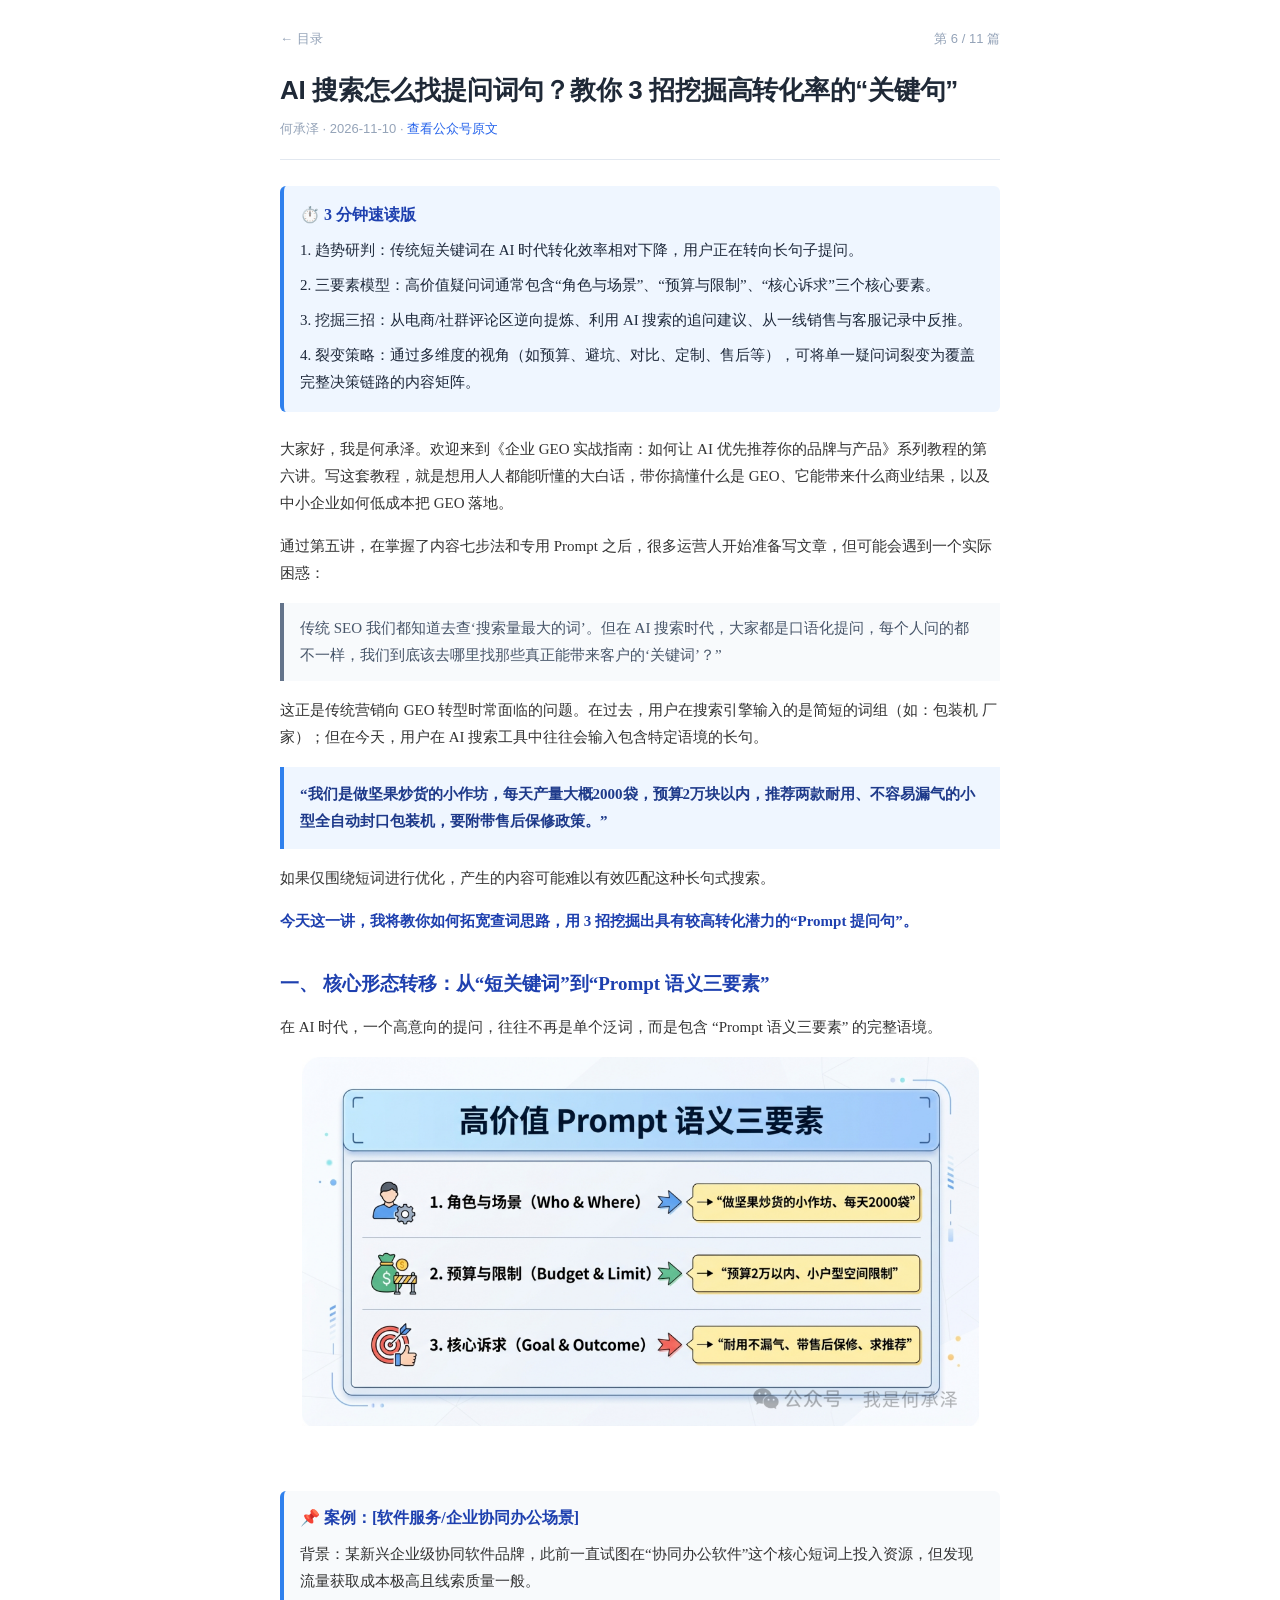
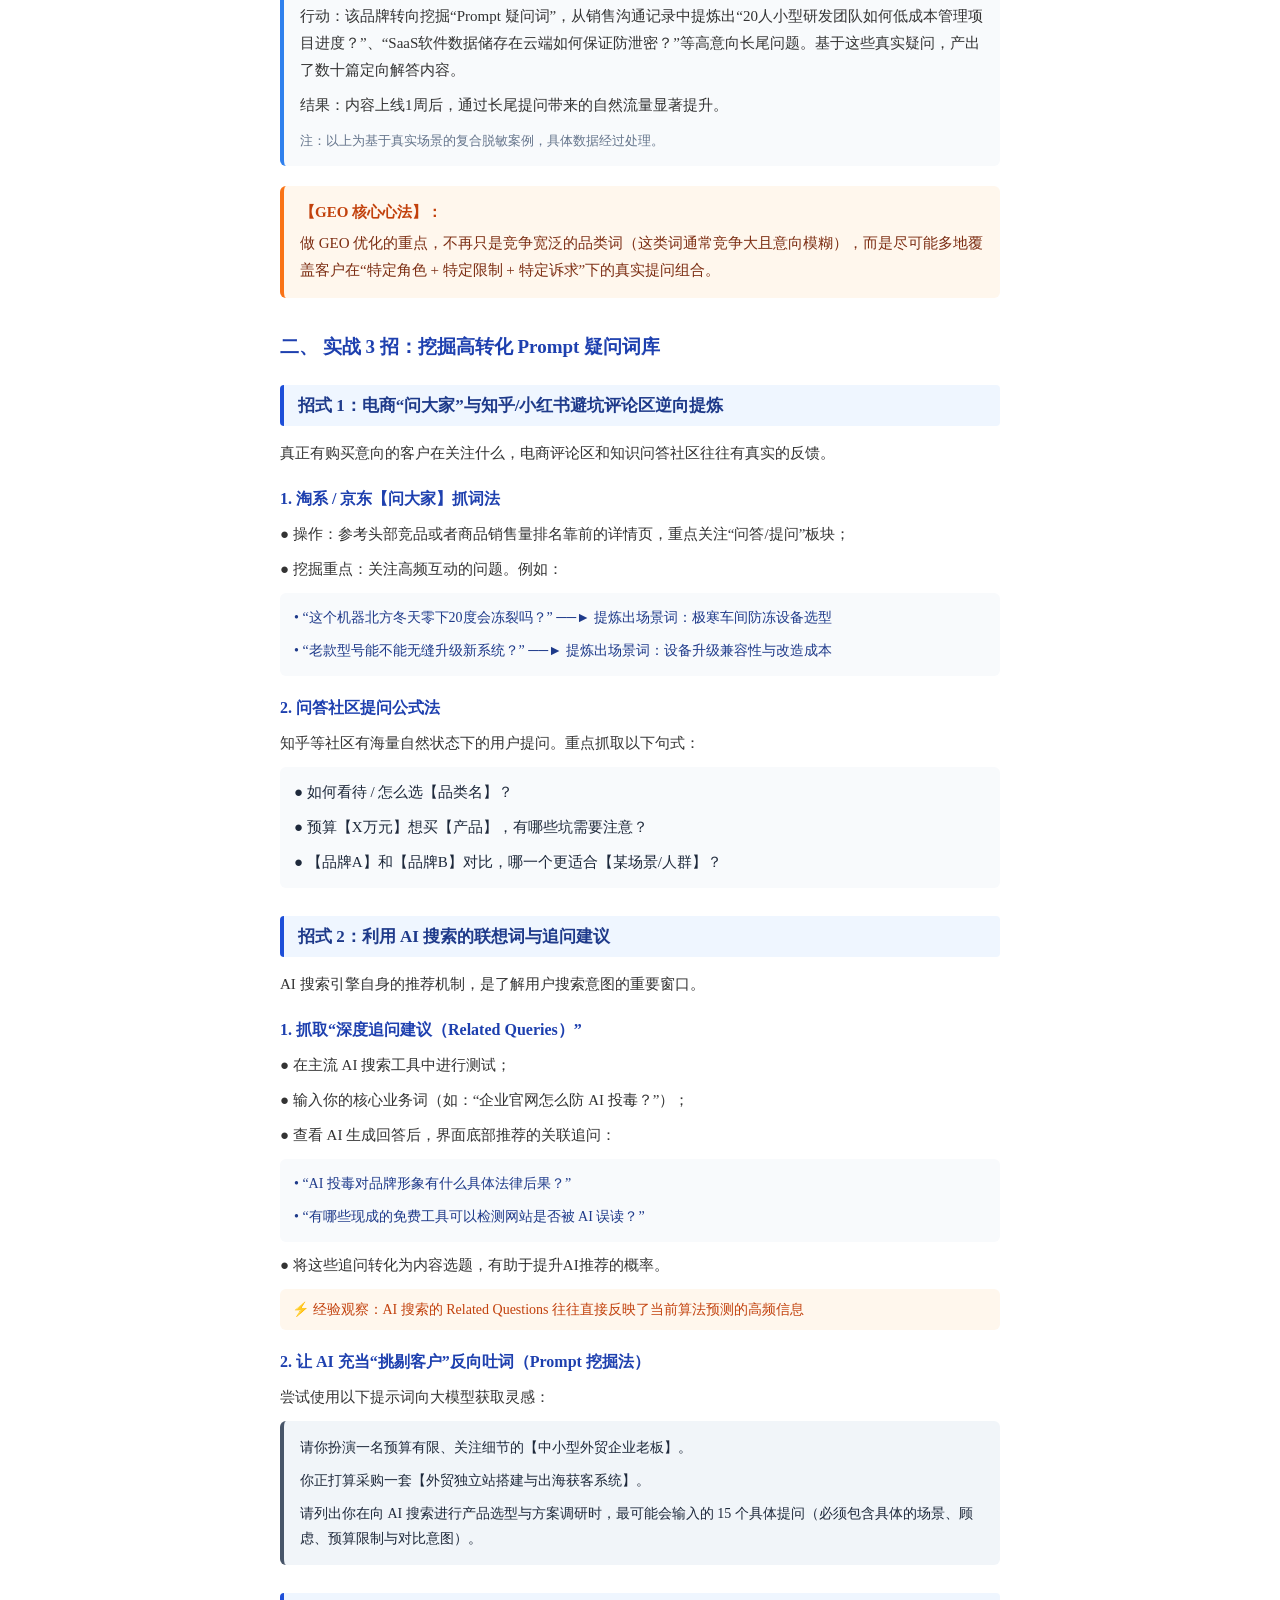
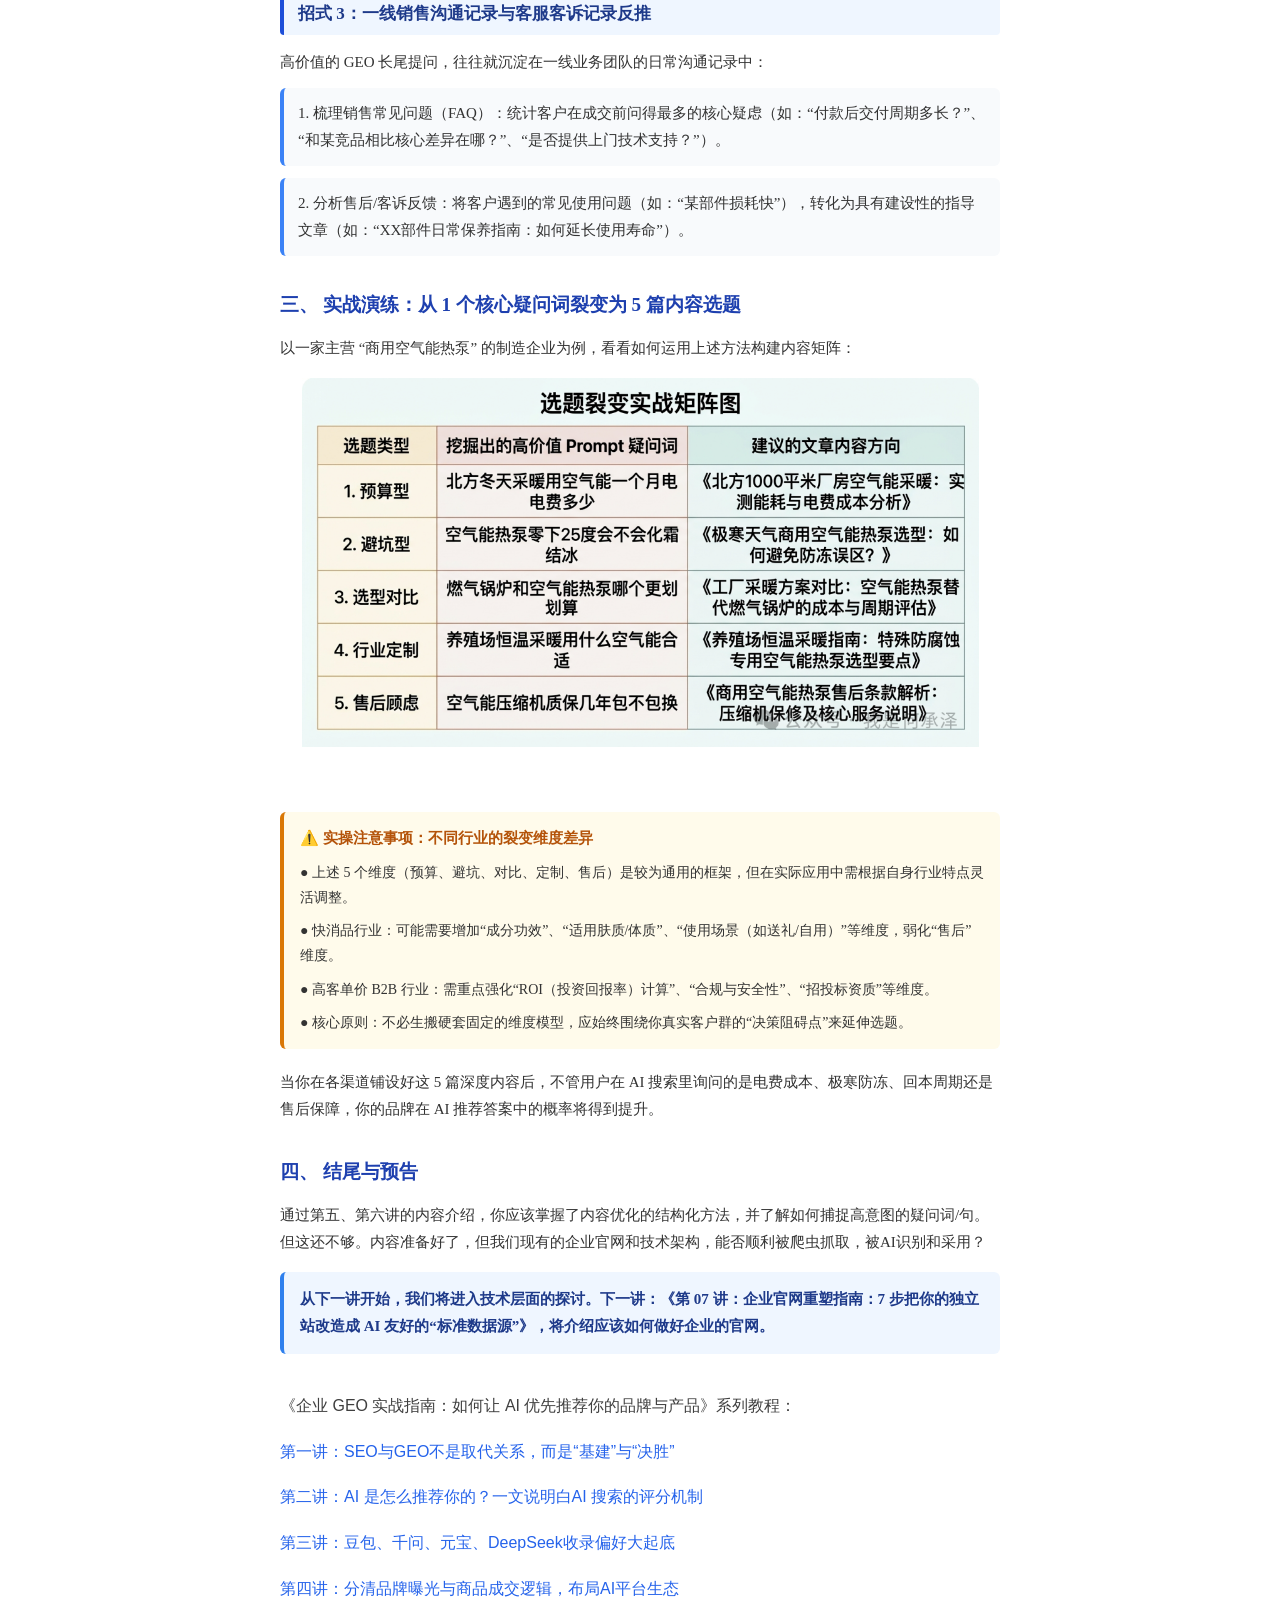
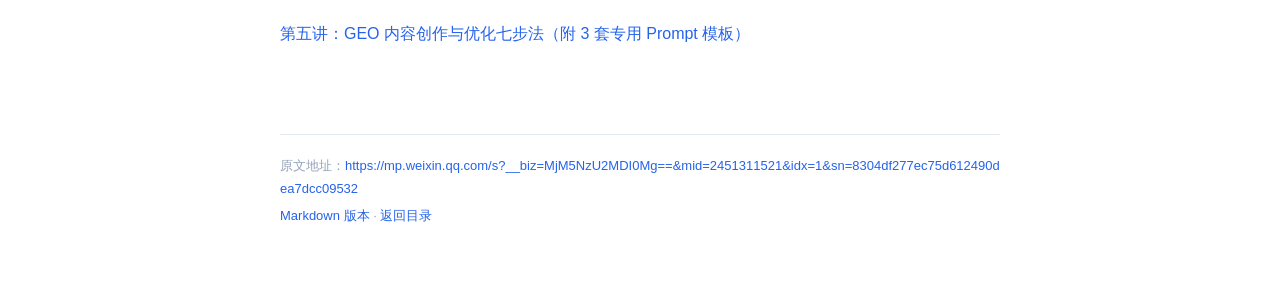
<file: pages/06-query-mining.html>
<!doctype html>
<html lang="zh-CN">
<head>
<meta charset="utf-8">
<meta name="viewport" content="width=device-width, initial-scale=1">
<meta name="author" content="何承泽">
<title>AI 搜索怎么找提问词句？教你 3 招挖掘高转化率的“关键句” · 企业GEO实战指南</title>
<meta name="description" content="《企业GEO实战指南》第 6 篇：AI 搜索怎么找提问词句？教你 3 招挖掘高转化率的“关键句”">
<link rel="stylesheet" href="../assets/style.css">
</head>
<body>
<main class="page">
  <nav class="crumb"><a href="../index.html">← 目录</a><span>第 6 / 11 篇</span></nav>
  <header class="page-head">
    <h1>AI 搜索怎么找提问词句？教你 3 招挖掘高转化率的“关键句”</h1>
    <p class="meta">何承泽 · 2026-11-10 · <a href="https://mp.weixin.qq.com/s?__biz=MjM5NzU2MDI0Mg==&mid=2451311521&idx=1&sn=8304df277ec75d612490dea7dcc09532" target="_blank" rel="noopener">查看公众号原文</a></p>
  </header>
  <article class="rich">
<section style="color: rgb(51, 51, 51); font-family: &quot;Noto Sans SC&quot;; font-size: 15px; font-style: normal; font-variant-ligatures: normal; font-variant-caps: normal; font-weight: 400; letter-spacing: normal; orphans: 2; text-align: left; text-indent: 0px; text-transform: none; widows: 2; word-spacing: 0px; -webkit-text-stroke-width: 0px; white-space: normal; text-decoration-thickness: initial; text-decoration-style: initial; text-decoration-color: initial; background: rgb(239, 246, 255); border-left: 4px solid rgb(47, 128, 237); border-radius: 6px; padding: 16px; margin: 0px 0px 24px; box-sizing: border-box; visibility: visible;"><p style="margin: 0px 0px 10px; font-size: 16px; font-weight: bold; color: rgb(30, 64, 175); line-height: 25.6px; visibility: visible;"><span style="visibility: visible;">⏱️ 3 分钟速读版</span></p><p style="margin: 0px 0px 8px; font-size: 15px; line-height: 27px; color: rgb(30, 41, 59); visibility: visible;"><span style="visibility: visible;">1. 趋势研判：传统短关键词在 AI 时代转化效率相对下降，用户正在转向长句子提问。</span></p><p style="margin: 0px 0px 8px; font-size: 15px; line-height: 27px; color: rgb(30, 41, 59); visibility: visible;"><span style="visibility: visible;">2. 三要素模型：高价值疑问词通常包含“角色与场景”、“预算与限制”、“核心诉求”三个核心要素。</span></p><p style="margin: 0px 0px 8px; font-size: 15px; line-height: 27px; color: rgb(30, 41, 59); visibility: visible;"><span style="visibility: visible;">3. 挖掘三招：从电商/社群评论区逆向提炼、利用 AI 搜索的追问建议、从一线销售与客服记录中反推。</span></p><p style="margin: 0px; font-size: 15px; line-height: 27px; color: rgb(30, 41, 59); visibility: visible;"><span style="visibility: visible;">4. 裂变策略：通过多维度的视角（如预算、避坑、对比、定制、售后等），可将单一疑问词裂变为覆盖完整决策链路的内容矩阵。</span></p></section><p style="color: rgb(51, 51, 51); font-family: &quot;Noto Sans SC&quot;; font-size: 15px; font-style: normal; font-variant-ligatures: normal; font-variant-caps: normal; font-weight: 400; letter-spacing: normal; orphans: 2; text-align: left; text-indent: 0px; text-transform: none; widows: 2; word-spacing: 0px; -webkit-text-stroke-width: 0px; white-space: normal; text-decoration-thickness: initial; text-decoration-style: initial; text-decoration-color: initial; margin: 0px 0px 16px; line-height: 27px; visibility: visible;"><span style="visibility: visible;">大家好，我是何承泽。欢迎来到《企业 GEO 实战指南：如何让 AI 优先推荐你的品牌与产品》系列教程的第六讲。写这套教程，就是想用人人都能听懂的大白话，带你搞懂什么是 GEO、它能带来什么商业结果，以及中小企业如何低成本把 GEO 落地。</span></p><p style="color: rgb(51, 51, 51); font-family: &quot;Noto Sans SC&quot;; font-size: 15px; font-style: normal; font-variant-ligatures: normal; font-variant-caps: normal; font-weight: 400; letter-spacing: normal; orphans: 2; text-align: left; text-indent: 0px; text-transform: none; widows: 2; word-spacing: 0px; -webkit-text-stroke-width: 0px; white-space: normal; text-decoration-thickness: initial; text-decoration-style: initial; text-decoration-color: initial; margin: 0px 0px 16px; line-height: 27px; visibility: visible;"><span style="visibility: visible;">通过第五讲，在掌握了内容七步法和专用 Prompt 之后，很多运营人开始准备写文章，但可能会遇到一个实际困惑：</span></p><section style="color: rgb(51, 51, 51); font-family: &quot;Noto Sans SC&quot;; font-size: 15px; font-style: normal; font-variant-ligatures: normal; font-variant-caps: normal; font-weight: 400; letter-spacing: normal; orphans: 2; text-align: left; text-indent: 0px; text-transform: none; widows: 2; word-spacing: 0px; -webkit-text-stroke-width: 0px; white-space: normal; text-decoration-thickness: initial; text-decoration-style: initial; text-decoration-color: initial; background: rgb(248, 250, 252); border-left: 4px solid rgb(100, 116, 139); padding: 12px 16px; margin: 0px 0px 16px; box-sizing: border-box; visibility: visible;"><p style="margin: 0px; font-size: 15px; line-height: 27px; color: rgb(71, 85, 105); visibility: visible;"><span style="visibility: visible;">传统 SEO 我们都知道去查‘搜索量最大的词’。但在 AI 搜索时代，大家都是口语化提问，每个人问的都不一样，我们到底该去哪里找那些真正能带来客户的‘关键词’？”</span></p></section><p style="color: rgb(51, 51, 51);font-family: &quot;Noto Sans SC&quot;;font-size: 15px;font-style: normal;font-variant-ligatures: normal;font-variant-caps: normal;font-weight: 400;letter-spacing: normal;orphans: 2;text-align: left;text-indent: 0px;text-transform: none;widows: 2;word-spacing: 0px;-webkit-text-stroke-width: 0px;white-space: normal;text-decoration-thickness: initial;text-decoration-style: initial;text-decoration-color: initial;margin: 0px 0px 16px;line-height: 27px;"><span>这正是传统营销向 GEO 转型时常面临的问题。在过去，用户在搜索引擎输入的是简短的词组（如：包装机 厂家）；但在今天，用户在 AI 搜索工具中往往会输入包含特定语境的长句。</span></p><section style="color: rgb(51, 51, 51);font-family: &quot;Noto Sans SC&quot;;font-size: 15px;font-style: normal;font-variant-ligatures: normal;font-variant-caps: normal;font-weight: 400;letter-spacing: normal;orphans: 2;text-align: left;text-indent: 0px;text-transform: none;widows: 2;word-spacing: 0px;-webkit-text-stroke-width: 0px;white-space: normal;text-decoration-thickness: initial;text-decoration-style: initial;text-decoration-color: initial;background: rgb(239, 246, 255);border-left: 4px solid rgb(47, 128, 237);padding: 14px 16px;margin: 0px 0px 16px;box-sizing: border-box;"><p style="margin: 0px;font-size: 15px;font-weight: bold;line-height: 27px;color: rgb(30, 58, 138);"><span>“我们是做坚果炒货的小作坊，每天产量大概2000袋，预算2万块以内，推荐两款耐用、不容易漏气的小型全自动封口包装机，要附带售后保修政策。”</span></p></section><p style="color: rgb(51, 51, 51);font-family: &quot;Noto Sans SC&quot;;font-size: 15px;font-style: normal;font-variant-ligatures: normal;font-variant-caps: normal;font-weight: 400;letter-spacing: normal;orphans: 2;text-align: left;text-indent: 0px;text-transform: none;widows: 2;word-spacing: 0px;-webkit-text-stroke-width: 0px;white-space: normal;text-decoration-thickness: initial;text-decoration-style: initial;text-decoration-color: initial;margin: 0px 0px 16px;line-height: 27px;"><span>如果仅围绕短词进行优化，产生的内容可能难以有效匹配这种长句式搜索。</span></p><p style="font-family: &quot;Noto Sans SC&quot;;font-size: 15px;font-style: normal;font-variant-ligatures: normal;font-variant-caps: normal;letter-spacing: normal;orphans: 2;text-align: left;text-indent: 0px;text-transform: none;widows: 2;word-spacing: 0px;-webkit-text-stroke-width: 0px;white-space: normal;text-decoration-thickness: initial;text-decoration-style: initial;text-decoration-color: initial;margin: 0px 0px 28px;font-weight: bold;line-height: 27px;color: rgb(30, 64, 175);"><span>今天这一讲，我将教你如何拓宽查词思路，用 3 招挖掘出具有较高转化潜力的“Prompt 提问句”。</span></p><p style="font-family: &quot;Noto Sans SC&quot;;font-style: normal;font-variant-ligatures: normal;font-variant-caps: normal;letter-spacing: normal;orphans: 2;text-align: left;text-indent: 0px;text-transform: none;widows: 2;word-spacing: 0px;-webkit-text-stroke-width: 0px;white-space: normal;text-decoration-thickness: initial;text-decoration-style: initial;text-decoration-color: initial;margin: 36px 0px 16px;font-size: 19px;font-weight: bold;color: rgb(30, 64, 175);line-height: 26.6px;"><span>一、 核心形态转移：从“短关键词”到“Prompt 语义三要素”</span></p><p style="color: rgb(51, 51, 51);font-family: &quot;Noto Sans SC&quot;;font-size: 15px;font-style: normal;font-variant-ligatures: normal;font-variant-caps: normal;font-weight: 400;letter-spacing: normal;orphans: 2;text-align: left;text-indent: 0px;text-transform: none;widows: 2;word-spacing: 0px;-webkit-text-stroke-width: 0px;white-space: normal;text-decoration-thickness: initial;text-decoration-style: initial;text-decoration-color: initial;margin: 0px 0px 16px;line-height: 27px;"><span>在 AI 时代，一个高意向的提问，往往不再是单个泛词，而是包含 “Prompt 语义三要素” 的完整语境。</span></p><section style="text-align: center;" nodeleaf=""><img class="rich_pages wxw-img js_insertlocalimg js_img_placeholder wx_img_placeholder" data-ratio="0.5453703703703704" data-s="300,640" data-type="jpeg" data-w="1080" type="block" data-imgfileid="303827869" data-aistatus="1" data-original-style="null" data-index="2" src="../assets/images/06-query-mining/01.png" _width="677px" style="aspect-ratio: calc(1.83362) / 1; width: 677px !important; height: auto !important;" alt="图片"></section><p style="font-family: &quot;Noto Sans SC&quot;;font-style: normal;font-variant-ligatures: normal;font-variant-caps: normal;letter-spacing: normal;orphans: 2;text-indent: 0px;text-transform: none;widows: 2;word-spacing: 0px;-webkit-text-stroke-width: 0px;white-space: normal;text-decoration-thickness: initial;text-decoration-style: initial;text-decoration-color: initial;margin: 20px 0px;font-size: 14px;font-weight: bold;line-height: 25.2px;color: rgb(37, 99, 235);text-align: center;"><span><br></span></p><section style="color: rgb(51, 51, 51);font-family: &quot;Noto Sans SC&quot;;font-size: 15px;font-style: normal;font-variant-ligatures: normal;font-variant-caps: normal;font-weight: 400;letter-spacing: normal;orphans: 2;text-align: left;text-indent: 0px;text-transform: none;widows: 2;word-spacing: 0px;-webkit-text-stroke-width: 0px;white-space: normal;text-decoration-thickness: initial;text-decoration-style: initial;text-decoration-color: initial;background: rgb(248, 250, 252);border-left: 4px solid rgb(47, 128, 237);border-radius: 6px;padding: 14px 16px;margin: 0px 0px 20px;box-sizing: border-box;"><p style="margin: 0px 0px 10px;font-size: 16px;font-weight: bold;line-height: 25.6px;color: rgb(30, 64, 175);"><span>📌 案例：[软件服务/企业协同办公场景]</span></p><p style="margin: 0px 0px 8px;font-size: 15px;line-height: 27px;color: rgb(51, 51, 51);"><span>背景：某新兴企业级协同软件品牌，此前一直试图在“协同办公软件”这个核心短词上投入资源，但发现流量获取成本极高且线索质量一般。</span></p><p style="margin: 0px 0px 8px;font-size: 15px;line-height: 27px;color: rgb(51, 51, 51);"><span>行动：该品牌转向挖掘“Prompt 疑问词”，从销售沟通记录中提炼出“20人小型研发团队如何低成本管理项目进度？”、“SaaS软件数据储存在云端如何保证防泄密？”等高意向长尾问题。基于这些真实疑问，产出了数十篇定向解答内容。</span></p><p style="margin: 0px 0px 10px;font-size: 15px;line-height: 27px;color: rgb(51, 51, 51);"><span>结果：内容上线1周后，通过长尾提问带来的自然流量显著提升。</span></p><p style="margin: 0px;font-size: 13px;line-height: 23.4px;color: rgb(100, 116, 139);"><span>注：以上为基于真实场景的复合脱敏案例，具体数据经过处理。</span></p></section><section style="color: rgb(51, 51, 51);font-family: &quot;Noto Sans SC&quot;;font-size: 15px;font-style: normal;font-variant-ligatures: normal;font-variant-caps: normal;font-weight: 400;letter-spacing: normal;orphans: 2;text-align: left;text-indent: 0px;text-transform: none;widows: 2;word-spacing: 0px;-webkit-text-stroke-width: 0px;white-space: normal;text-decoration-thickness: initial;text-decoration-style: initial;text-decoration-color: initial;background: rgb(255, 247, 237);border-left: 4px solid rgb(249, 115, 22);border-radius: 6px;padding: 14px 16px;margin: 0px 0px 28px;box-sizing: border-box;"><p style="margin: 0px 0px 6px;font-size: 15px;font-weight: bold;line-height: 24px;color: rgb(194, 65, 12);"><span>【GEO 核心心法】：</span></p><p style="margin: 0px;font-size: 15px;line-height: 27px;color: rgb(124, 45, 18);"><span>做 GEO 优化的重点，不再只是竞争宽泛的品类词（这类词通常竞争大且意向模糊），而是尽可能多地覆盖客户在“特定角色 + 特定限制 + 特定诉求”下的真实提问组合。</span></p></section><p style="font-family: &quot;Noto Sans SC&quot;;font-style: normal;font-variant-ligatures: normal;font-variant-caps: normal;letter-spacing: normal;orphans: 2;text-align: left;text-indent: 0px;text-transform: none;widows: 2;word-spacing: 0px;-webkit-text-stroke-width: 0px;white-space: normal;text-decoration-thickness: initial;text-decoration-style: initial;text-decoration-color: initial;margin: 36px 0px 16px;font-size: 19px;font-weight: bold;color: rgb(30, 64, 175);line-height: 26.6px;"><span>二、 实战 3 招：挖掘高转化 Prompt 疑问词库</span></p><section style="color: rgb(51, 51, 51);font-family: &quot;Noto Sans SC&quot;;font-size: 15px;font-style: normal;font-variant-ligatures: normal;font-variant-caps: normal;font-weight: 400;letter-spacing: normal;orphans: 2;text-align: left;text-indent: 0px;text-transform: none;widows: 2;word-spacing: 0px;-webkit-text-stroke-width: 0px;white-space: normal;text-decoration-thickness: initial;text-decoration-style: initial;text-decoration-color: initial;background: rgb(239, 246, 255);border-left: 4px solid rgb(29, 78, 216);border-radius: 4px;padding: 8px 14px;margin: 24px 0px 14px;box-sizing: border-box;"><p style="margin: 0px;font-size: 17px;font-weight: bold;color: rgb(30, 58, 138);line-height: 25.5px;"><span>招式 1：电商“问大家”与知乎/小红书避坑评论区逆向提炼</span></p></section><p style="color: rgb(51, 51, 51);font-family: &quot;Noto Sans SC&quot;;font-size: 15px;font-style: normal;font-variant-ligatures: normal;font-variant-caps: normal;font-weight: 400;letter-spacing: normal;orphans: 2;text-align: left;text-indent: 0px;text-transform: none;widows: 2;word-spacing: 0px;-webkit-text-stroke-width: 0px;white-space: normal;text-decoration-thickness: initial;text-decoration-style: initial;text-decoration-color: initial;margin: 0px 0px 16px;line-height: 27px;"><span>真正有购买意向的客户在关注什么，电商评论区和知识问答社区往往有真实的反馈。</span></p><p style="font-family: &quot;Noto Sans SC&quot;;font-style: normal;font-variant-ligatures: normal;font-variant-caps: normal;letter-spacing: normal;orphans: 2;text-align: left;text-indent: 0px;text-transform: none;widows: 2;word-spacing: 0px;-webkit-text-stroke-width: 0px;white-space: normal;text-decoration-thickness: initial;text-decoration-style: initial;text-decoration-color: initial;margin: 20px 0px 10px;font-size: 16px;font-weight: bold;color: rgb(30, 64, 175);line-height: 24px;"><span>1. 淘系 / 京东【问大家】抓词法</span></p><p style="color: rgb(51, 51, 51);font-family: &quot;Noto Sans SC&quot;;font-size: 15px;font-style: normal;font-variant-ligatures: normal;font-variant-caps: normal;font-weight: 400;letter-spacing: normal;orphans: 2;text-align: left;text-indent: 0px;text-transform: none;widows: 2;word-spacing: 0px;-webkit-text-stroke-width: 0px;white-space: normal;text-decoration-thickness: initial;text-decoration-style: initial;text-decoration-color: initial;margin: 0px 0px 8px;line-height: 27px;"><span>● 操作：参考头部竞品或者商品销售量排名靠前的详情页，重点关注“问答/提问”板块；</span></p><p style="color: rgb(51, 51, 51);font-family: &quot;Noto Sans SC&quot;;font-size: 15px;font-style: normal;font-variant-ligatures: normal;font-variant-caps: normal;font-weight: 400;letter-spacing: normal;orphans: 2;text-align: left;text-indent: 0px;text-transform: none;widows: 2;word-spacing: 0px;-webkit-text-stroke-width: 0px;white-space: normal;text-decoration-thickness: initial;text-decoration-style: initial;text-decoration-color: initial;margin: 0px 0px 10px;line-height: 27px;"><span>● 挖掘重点：关注高频互动的问题。例如：</span></p><section style="color: rgb(51, 51, 51);font-family: &quot;Noto Sans SC&quot;;font-size: 15px;font-style: normal;font-variant-ligatures: normal;font-variant-caps: normal;font-weight: 400;letter-spacing: normal;orphans: 2;text-align: left;text-indent: 0px;text-transform: none;widows: 2;word-spacing: 0px;-webkit-text-stroke-width: 0px;white-space: normal;text-decoration-thickness: initial;text-decoration-style: initial;text-decoration-color: initial;background: rgb(248, 250, 252);border-radius: 6px;padding: 12px 14px;margin: 0px 0px 18px;box-sizing: border-box;"><p style="margin: 0px 0px 8px;font-size: 14px;line-height: 25.2px;color: rgb(30, 58, 138);"><span>• “这个机器北方冬天零下20度会冻裂吗？” ──► 提炼出场景词：极寒车间防冻设备选型</span></p><p style="margin: 0px;font-size: 14px;line-height: 25.2px;color: rgb(30, 58, 138);"><span>• “老款型号能不能无缝升级新系统？” ──► 提炼出场景词：设备升级兼容性与改造成本</span></p></section><p style="font-family: &quot;Noto Sans SC&quot;;font-style: normal;font-variant-ligatures: normal;font-variant-caps: normal;letter-spacing: normal;orphans: 2;text-align: left;text-indent: 0px;text-transform: none;widows: 2;word-spacing: 0px;-webkit-text-stroke-width: 0px;white-space: normal;text-decoration-thickness: initial;text-decoration-style: initial;text-decoration-color: initial;margin: 20px 0px 10px;font-size: 16px;font-weight: bold;color: rgb(30, 64, 175);line-height: 24px;"><span>2. 问答社区提问公式法</span></p><p style="color: rgb(51, 51, 51);font-family: &quot;Noto Sans SC&quot;;font-size: 15px;font-style: normal;font-variant-ligatures: normal;font-variant-caps: normal;font-weight: 400;letter-spacing: normal;orphans: 2;text-align: left;text-indent: 0px;text-transform: none;widows: 2;word-spacing: 0px;-webkit-text-stroke-width: 0px;white-space: normal;text-decoration-thickness: initial;text-decoration-style: initial;text-decoration-color: initial;margin: 0px 0px 10px;line-height: 27px;"><span>知乎等社区有海量自然状态下的用户提问。重点抓取以下句式：</span></p><section style="color: rgb(51, 51, 51);font-family: &quot;Noto Sans SC&quot;;font-size: 15px;font-style: normal;font-variant-ligatures: normal;font-variant-caps: normal;font-weight: 400;letter-spacing: normal;orphans: 2;text-align: left;text-indent: 0px;text-transform: none;widows: 2;word-spacing: 0px;-webkit-text-stroke-width: 0px;white-space: normal;text-decoration-thickness: initial;text-decoration-style: initial;text-decoration-color: initial;background: rgb(248, 250, 252);border-radius: 6px;padding: 12px 14px;margin: 0px 0px 24px;box-sizing: border-box;"><p style="margin: 0px 0px 8px;font-size: 15px;line-height: 27px;color: rgb(30, 41, 59);"><span>● 如何看待 / 怎么选【品类名】？</span></p><p style="margin: 0px 0px 8px;font-size: 15px;line-height: 27px;color: rgb(30, 41, 59);"><span>● 预算【X万元】想买【产品】，有哪些坑需要注意？</span></p><p style="margin: 0px;font-size: 15px;line-height: 27px;color: rgb(30, 41, 59);"><span>● 【品牌A】和【品牌B】对比，哪一个更适合【某场景/人群】？</span></p></section><section style="color: rgb(51, 51, 51);font-family: &quot;Noto Sans SC&quot;;font-size: 15px;font-style: normal;font-variant-ligatures: normal;font-variant-caps: normal;font-weight: 400;letter-spacing: normal;orphans: 2;text-align: left;text-indent: 0px;text-transform: none;widows: 2;word-spacing: 0px;-webkit-text-stroke-width: 0px;white-space: normal;text-decoration-thickness: initial;text-decoration-style: initial;text-decoration-color: initial;background: rgb(239, 246, 255);border-left: 4px solid rgb(29, 78, 216);border-radius: 4px;padding: 8px 14px;margin: 28px 0px 14px;box-sizing: border-box;"><p style="margin: 0px;font-size: 17px;font-weight: bold;color: rgb(30, 58, 138);line-height: 25.5px;"><span>招式 2：利用 AI 搜索的联想词与追问建议</span></p></section><p style="color: rgb(51, 51, 51);font-family: &quot;Noto Sans SC&quot;;font-size: 15px;font-style: normal;font-variant-ligatures: normal;font-variant-caps: normal;font-weight: 400;letter-spacing: normal;orphans: 2;text-align: left;text-indent: 0px;text-transform: none;widows: 2;word-spacing: 0px;-webkit-text-stroke-width: 0px;white-space: normal;text-decoration-thickness: initial;text-decoration-style: initial;text-decoration-color: initial;margin: 0px 0px 16px;line-height: 27px;"><span>AI 搜索引擎自身的推荐机制，是了解用户搜索意图的重要窗口。</span></p><p style="font-family: &quot;Noto Sans SC&quot;;font-style: normal;font-variant-ligatures: normal;font-variant-caps: normal;letter-spacing: normal;orphans: 2;text-align: left;text-indent: 0px;text-transform: none;widows: 2;word-spacing: 0px;-webkit-text-stroke-width: 0px;white-space: normal;text-decoration-thickness: initial;text-decoration-style: initial;text-decoration-color: initial;margin: 20px 0px 10px;font-size: 16px;font-weight: bold;color: rgb(30, 64, 175);line-height: 24px;"><span>1. 抓取“深度追问建议（Related Queries）”</span></p><p style="color: rgb(51, 51, 51);font-family: &quot;Noto Sans SC&quot;;font-size: 15px;font-style: normal;font-variant-ligatures: normal;font-variant-caps: normal;font-weight: 400;letter-spacing: normal;orphans: 2;text-align: left;text-indent: 0px;text-transform: none;widows: 2;word-spacing: 0px;-webkit-text-stroke-width: 0px;white-space: normal;text-decoration-thickness: initial;text-decoration-style: initial;text-decoration-color: initial;margin: 0px 0px 8px;line-height: 27px;"><span>● 在主流 AI 搜索工具中进行测试；</span></p><p style="color: rgb(51, 51, 51);font-family: &quot;Noto Sans SC&quot;;font-size: 15px;font-style: normal;font-variant-ligatures: normal;font-variant-caps: normal;font-weight: 400;letter-spacing: normal;orphans: 2;text-align: left;text-indent: 0px;text-transform: none;widows: 2;word-spacing: 0px;-webkit-text-stroke-width: 0px;white-space: normal;text-decoration-thickness: initial;text-decoration-style: initial;text-decoration-color: initial;margin: 0px 0px 8px;line-height: 27px;"><span>● 输入你的核心业务词（如：“企业官网怎么防 AI 投毒？”）；</span></p><p style="color: rgb(51, 51, 51);font-family: &quot;Noto Sans SC&quot;;font-size: 15px;font-style: normal;font-variant-ligatures: normal;font-variant-caps: normal;font-weight: 400;letter-spacing: normal;orphans: 2;text-align: left;text-indent: 0px;text-transform: none;widows: 2;word-spacing: 0px;-webkit-text-stroke-width: 0px;white-space: normal;text-decoration-thickness: initial;text-decoration-style: initial;text-decoration-color: initial;margin: 0px 0px 10px;line-height: 27px;"><span>● 查看 AI 生成回答后，界面底部推荐的关联追问：</span></p><section style="color: rgb(51, 51, 51);font-family: &quot;Noto Sans SC&quot;;font-size: 15px;font-style: normal;font-variant-ligatures: normal;font-variant-caps: normal;font-weight: 400;letter-spacing: normal;orphans: 2;text-align: left;text-indent: 0px;text-transform: none;widows: 2;word-spacing: 0px;-webkit-text-stroke-width: 0px;white-space: normal;text-decoration-thickness: initial;text-decoration-style: initial;text-decoration-color: initial;background: rgb(248, 250, 252);border-radius: 6px;padding: 12px 14px;margin: 0px 0px 10px;box-sizing: border-box;"><p style="margin: 0px 0px 8px;font-size: 14px;line-height: 25.2px;color: rgb(30, 58, 138);"><span>• “AI 投毒对品牌形象有什么具体法律后果？”</span></p><p style="margin: 0px;font-size: 14px;line-height: 25.2px;color: rgb(30, 58, 138);"><span>• “有哪些现成的免费工具可以检测网站是否被 AI 误读？”</span></p></section><p style="color: rgb(51, 51, 51);font-family: &quot;Noto Sans SC&quot;;font-size: 15px;font-style: normal;font-variant-ligatures: normal;font-variant-caps: normal;font-weight: 400;letter-spacing: normal;orphans: 2;text-align: left;text-indent: 0px;text-transform: none;widows: 2;word-spacing: 0px;-webkit-text-stroke-width: 0px;white-space: normal;text-decoration-thickness: initial;text-decoration-style: initial;text-decoration-color: initial;margin: 0px 0px 10px;line-height: 27px;"><span>● 将这些追问转化为内容选题，有助于提升AI推荐的概率。</span></p><section style="color: rgb(51, 51, 51);font-family: &quot;Noto Sans SC&quot;;font-size: 15px;font-style: normal;font-variant-ligatures: normal;font-variant-caps: normal;font-weight: 400;letter-spacing: normal;orphans: 2;text-align: left;text-indent: 0px;text-transform: none;widows: 2;word-spacing: 0px;-webkit-text-stroke-width: 0px;white-space: normal;text-decoration-thickness: initial;text-decoration-style: initial;text-decoration-color: initial;background: rgb(255, 247, 237);border-radius: 6px;padding: 8px 12px;margin: 0px 0px 20px;box-sizing: border-box;"><p style="margin: 0px;font-size: 14px;line-height: 25.2px;color: rgb(194, 65, 12);"><span>⚡ 经验观察：AI 搜索的 Related Questions 往往直接反映了当前算法预测的高频信息</span></p></section><p style="font-family: &quot;Noto Sans SC&quot;;font-style: normal;font-variant-ligatures: normal;font-variant-caps: normal;letter-spacing: normal;orphans: 2;text-align: left;text-indent: 0px;text-transform: none;widows: 2;word-spacing: 0px;-webkit-text-stroke-width: 0px;white-space: normal;text-decoration-thickness: initial;text-decoration-style: initial;text-decoration-color: initial;margin: 20px 0px 10px;font-size: 16px;font-weight: bold;color: rgb(30, 64, 175);line-height: 24px;"><span>2. 让 AI 充当“挑剔客户”反向吐词（Prompt 挖掘法）</span></p><p style="color: rgb(51, 51, 51);font-family: &quot;Noto Sans SC&quot;;font-size: 15px;font-style: normal;font-variant-ligatures: normal;font-variant-caps: normal;font-weight: 400;letter-spacing: normal;orphans: 2;text-align: left;text-indent: 0px;text-transform: none;widows: 2;word-spacing: 0px;-webkit-text-stroke-width: 0px;white-space: normal;text-decoration-thickness: initial;text-decoration-style: initial;text-decoration-color: initial;margin: 0px 0px 10px;line-height: 27px;"><span>尝试使用以下提示词向大模型获取灵感：</span></p><section style="color: rgb(51, 51, 51);font-family: &quot;Noto Sans SC&quot;;font-size: 15px;font-style: normal;font-variant-ligatures: normal;font-variant-caps: normal;font-weight: 400;letter-spacing: normal;orphans: 2;text-align: left;text-indent: 0px;text-transform: none;widows: 2;word-spacing: 0px;-webkit-text-stroke-width: 0px;white-space: normal;text-decoration-thickness: initial;text-decoration-style: initial;text-decoration-color: initial;background: rgb(241, 245, 249);border-left: 4px solid rgb(71, 85, 105);border-radius: 6px;padding: 14px 16px;margin: 0px 0px 24px;box-sizing: border-box;"><p style="margin: 0px 0px 8px;font-size: 14px;line-height: 25.2px;color: rgb(30, 41, 59);"><span>请你扮演一名预算有限、关注细节的【中小型外贸企业老板】。</span></p><p style="margin: 0px 0px 8px;font-size: 14px;line-height: 25.2px;color: rgb(30, 41, 59);"><span>你正打算采购一套【外贸独立站搭建与出海获客系统】。</span></p><p style="margin: 0px;font-size: 14px;line-height: 25.2px;color: rgb(30, 41, 59);"><span>请列出你在向 AI 搜索进行产品选型与方案调研时，最可能会输入的 15 个具体提问（必须包含具体的场景、顾虑、预算限制与对比意图）。</span></p></section><section style="color: rgb(51, 51, 51);font-family: &quot;Noto Sans SC&quot;;font-size: 15px;font-style: normal;font-variant-ligatures: normal;font-variant-caps: normal;font-weight: 400;letter-spacing: normal;orphans: 2;text-align: left;text-indent: 0px;text-transform: none;widows: 2;word-spacing: 0px;-webkit-text-stroke-width: 0px;white-space: normal;text-decoration-thickness: initial;text-decoration-style: initial;text-decoration-color: initial;background: rgb(239, 246, 255);border-left: 4px solid rgb(29, 78, 216);border-radius: 4px;padding: 8px 14px;margin: 28px 0px 14px;box-sizing: border-box;"><p style="margin: 0px;font-size: 17px;font-weight: bold;color: rgb(30, 58, 138);line-height: 25.5px;"><span>招式 3：一线销售沟通记录与客服客诉记录反推</span></p></section><p style="color: rgb(51, 51, 51);font-family: &quot;Noto Sans SC&quot;;font-size: 15px;font-style: normal;font-variant-ligatures: normal;font-variant-caps: normal;font-weight: 400;letter-spacing: normal;orphans: 2;text-align: left;text-indent: 0px;text-transform: none;widows: 2;word-spacing: 0px;-webkit-text-stroke-width: 0px;white-space: normal;text-decoration-thickness: initial;text-decoration-style: initial;text-decoration-color: initial;margin: 0px 0px 12px;line-height: 27px;"><span>高价值的 GEO 长尾提问，往往就沉淀在一线业务团队的日常沟通记录中：</span></p><section style="color: rgb(51, 51, 51);font-family: &quot;Noto Sans SC&quot;;font-size: 15px;font-style: normal;font-variant-ligatures: normal;font-variant-caps: normal;font-weight: 400;letter-spacing: normal;orphans: 2;text-align: left;text-indent: 0px;text-transform: none;widows: 2;word-spacing: 0px;-webkit-text-stroke-width: 0px;white-space: normal;text-decoration-thickness: initial;text-decoration-style: initial;text-decoration-color: initial;background: rgb(248, 250, 252);border-left: 4px solid rgb(59, 130, 246);border-radius: 6px;padding: 12px 14px;margin: 0px 0px 12px;box-sizing: border-box;"><p style="margin: 0px;font-size: 15px;line-height: 27px;color: rgb(51, 51, 51);"><span>1. 梳理销售常见问题（FAQ）：统计客户在成交前问得最多的核心疑虑（如：“付款后交付周期多长？”、“和某竞品相比核心差异在哪？”、“是否提供上门技术支持？”）。</span></p></section><section style="color: rgb(51, 51, 51);font-family: &quot;Noto Sans SC&quot;;font-size: 15px;font-style: normal;font-variant-ligatures: normal;font-variant-caps: normal;font-weight: 400;letter-spacing: normal;orphans: 2;text-align: left;text-indent: 0px;text-transform: none;widows: 2;word-spacing: 0px;-webkit-text-stroke-width: 0px;white-space: normal;text-decoration-thickness: initial;text-decoration-style: initial;text-decoration-color: initial;background: rgb(248, 250, 252);border-left: 4px solid rgb(59, 130, 246);border-radius: 6px;padding: 12px 14px;margin: 0px 0px 28px;box-sizing: border-box;"><p style="margin: 0px;font-size: 15px;line-height: 27px;color: rgb(51, 51, 51);"><span>2. 分析售后/客诉反馈：将客户遇到的常见使用问题（如：“某部件损耗快”），转化为具有建设性的指导文章（如：“XX部件日常保养指南：如何延长使用寿命”）。</span></p></section><p style="font-family: &quot;Noto Sans SC&quot;;font-style: normal;font-variant-ligatures: normal;font-variant-caps: normal;letter-spacing: normal;orphans: 2;text-align: left;text-indent: 0px;text-transform: none;widows: 2;word-spacing: 0px;-webkit-text-stroke-width: 0px;white-space: normal;text-decoration-thickness: initial;text-decoration-style: initial;text-decoration-color: initial;margin: 36px 0px 16px;font-size: 19px;font-weight: bold;color: rgb(30, 64, 175);line-height: 26.6px;"><span>三、 实战演练：从 1 个核心疑问词裂变为 5 篇内容选题</span></p><p style="color: rgb(51, 51, 51);font-family: &quot;Noto Sans SC&quot;;font-size: 15px;font-style: normal;font-variant-ligatures: normal;font-variant-caps: normal;font-weight: 400;letter-spacing: normal;orphans: 2;text-align: left;text-indent: 0px;text-transform: none;widows: 2;word-spacing: 0px;-webkit-text-stroke-width: 0px;white-space: normal;text-decoration-thickness: initial;text-decoration-style: initial;text-decoration-color: initial;margin: 0px 0px 16px;line-height: 27px;"><span>以一家主营 “商用空气能热泵” 的制造企业为例，看看如何运用上述方法构建内容矩阵：</span></p><section style="text-align: center;" nodeleaf=""><img class="rich_pages wxw-img js_img_placeholder wx_img_placeholder" data-ratio="0.5453703703703704" data-s="300,640" data-type="png" data-w="1080" type="block" data-imgfileid="303827870" data-aistatus="1" data-original-style="null" data-index="3" src="../assets/images/06-query-mining/02.png" _width="677px" style="aspect-ratio: calc(1.83362) / 1; width: 677px !important; height: auto !important;" alt="图片"></section><p style="font-family: &quot;Noto Sans SC&quot;;font-style: normal;font-variant-ligatures: normal;font-variant-caps: normal;letter-spacing: normal;orphans: 2;text-indent: 0px;text-transform: none;widows: 2;word-spacing: 0px;-webkit-text-stroke-width: 0px;white-space: normal;text-decoration-thickness: initial;text-decoration-style: initial;text-decoration-color: initial;margin: 20px 0px;font-size: 14px;font-weight: bold;line-height: 25.2px;color: rgb(37, 99, 235);text-align: center;"><span><br></span></p><section style="color: rgb(51, 51, 51);font-family: &quot;Noto Sans SC&quot;;font-size: 15px;font-style: normal;font-variant-ligatures: normal;font-variant-caps: normal;font-weight: 400;letter-spacing: normal;orphans: 2;text-align: left;text-indent: 0px;text-transform: none;widows: 2;word-spacing: 0px;-webkit-text-stroke-width: 0px;white-space: normal;text-decoration-thickness: initial;text-decoration-style: initial;text-decoration-color: initial;background: rgb(255, 251, 235);border-left: 4px solid rgb(217, 119, 6);border-radius: 6px;padding: 14px 16px;margin: 0px 0px 20px;box-sizing: border-box;"><p style="margin: 0px 0px 10px;font-size: 15px;font-weight: bold;line-height: 24px;color: rgb(180, 83, 9);"><span>⚠️ 实操注意事项：不同行业的裂变维度差异</span></p><p style="margin: 0px 0px 8px;font-size: 14px;line-height: 25.2px;color: rgb(51, 51, 51);"><span>● 上述 5 个维度（预算、避坑、对比、定制、售后）是较为通用的框架，但在实际应用中需根据自身行业特点灵活调整。</span></p><p style="margin: 0px 0px 8px;font-size: 14px;line-height: 25.2px;color: rgb(51, 51, 51);"><span>● 快消品行业：可能需要增加“成分功效”、“适用肤质/体质”、“使用场景（如送礼/自用）”等维度，弱化“售后”维度。</span></p><p style="margin: 0px 0px 8px;font-size: 14px;line-height: 25.2px;color: rgb(51, 51, 51);"><span>● 高客单价 B2B 行业：需重点强化“ROI（投资回报率）计算”、“合规与安全性”、“招投标资质”等维度。</span></p><p style="margin: 0px;font-size: 14px;line-height: 25.2px;color: rgb(51, 51, 51);"><span>● 核心原则：不必生搬硬套固定的维度模型，应始终围绕你真实客户群的“决策阻碍点”来延伸选题。</span></p></section><p style="color: rgb(51, 51, 51);font-family: &quot;Noto Sans SC&quot;;font-size: 15px;font-style: normal;font-variant-ligatures: normal;font-variant-caps: normal;font-weight: 400;letter-spacing: normal;orphans: 2;text-align: left;text-indent: 0px;text-transform: none;widows: 2;word-spacing: 0px;-webkit-text-stroke-width: 0px;white-space: normal;text-decoration-thickness: initial;text-decoration-style: initial;text-decoration-color: initial;margin: 0px 0px 28px;line-height: 27px;"><span>当你在各渠道铺设好这 5 篇深度内容后，不管用户在 AI 搜索里询问的是电费成本、极寒防冻、回本周期还是售后保障，你的品牌在 AI 推荐答案中的概率将得到提升。</span></p><p style="font-family: &quot;Noto Sans SC&quot;;font-style: normal;font-variant-ligatures: normal;font-variant-caps: normal;letter-spacing: normal;orphans: 2;text-align: left;text-indent: 0px;text-transform: none;widows: 2;word-spacing: 0px;-webkit-text-stroke-width: 0px;white-space: normal;text-decoration-thickness: initial;text-decoration-style: initial;text-decoration-color: initial;margin: 36px 0px 16px;font-size: 19px;font-weight: bold;color: rgb(30, 64, 175);line-height: 26.6px;"><span>四、 结尾与预告</span></p><p style="color: rgb(51, 51, 51);font-family: &quot;Noto Sans SC&quot;;font-size: 15px;font-style: normal;font-variant-ligatures: normal;font-variant-caps: normal;font-weight: 400;letter-spacing: normal;orphans: 2;text-align: left;text-indent: 0px;text-transform: none;widows: 2;word-spacing: 0px;-webkit-text-stroke-width: 0px;white-space: normal;text-decoration-thickness: initial;text-decoration-style: initial;text-decoration-color: initial;margin: 0px 0px 16px;line-height: 27px;"><span>通过第五、第六讲的内容介绍，你应该掌握了内容优化的结构化方法，并了解如何捕捉高意图的疑问词/句。但这还不够。内容准备好了，但我们现有的企业官网和技术架构，能否顺利被爬虫抓取，被AI识别和采用？</span></p><section style="color: rgb(51, 51, 51);font-family: &quot;Noto Sans SC&quot;;font-size: 15px;font-style: normal;font-variant-ligatures: normal;font-variant-caps: normal;font-weight: 400;letter-spacing: normal;orphans: 2;text-align: left;text-indent: 0px;text-transform: none;widows: 2;word-spacing: 0px;-webkit-text-stroke-width: 0px;white-space: normal;text-decoration-thickness: initial;text-decoration-style: initial;text-decoration-color: initial;background: rgb(239, 246, 255);border-left: 4px solid rgb(47, 128, 237);border-radius: 6px;padding: 14px 16px;margin: 0px 0px 8px;box-sizing: border-box;"><p style="margin: 0px;font-size: 15px;font-weight: bold;line-height: 27px;color: rgb(30, 58, 138);"><span>从下一讲开始，我们将进入技术层面的探讨。下一讲：《第 07 讲：企业官网重塑指南：7 步把你的独立站改造成 AI 友好的“标准数据源”》，将介绍应该如何做好企业的官网。</span></p></section><section><span><br></span></section><p><span>《企业 GEO 实战指南：如何让 AI 优先推荐你的品牌与产品》系列教程：</span></p><p><span><a class="normal_text_link mp_article_text_link" target="_blank" style="" href="https://mp.weixin.qq.com/s?__biz=MjM5NzU2MDI0Mg==&mid=2451311487&idx=1&sn=c6651f9a5aa7786757fb933194b6f86f&scene=21#wechat_redirect" textvalue="第一讲：SEO与GEO不是取代关系，而是“基建”与“决胜”" data-itemshowtype="0" linktype="text" data-linktype="2">第一讲：SEO与GEO不是取代关系，而是“基建”与“决胜”</a></span></p><p><span><a class="normal_text_link mp_article_text_link" target="_blank" style="" href="https://mp.weixin.qq.com/s?__biz=MjM5NzU2MDI0Mg==&mid=2451311497&idx=1&sn=9b84d8147e8ba2cfc903c0906b3e4fb8&scene=21#wechat_redirect" textvalue="第二讲：AI 是怎么推荐你的？一文说明白AI 搜索的评分机制" data-itemshowtype="0" linktype="text" data-linktype="2">第二讲：AI 是怎么推荐你的？一文说明白AI 搜索的评分机制</a></span></p><p><span><a class="normal_text_link mp_article_text_link" target="_blank" style="" href="https://mp.weixin.qq.com/s?__biz=MjM5NzU2MDI0Mg==&mid=2451311502&idx=1&sn=6a6a10f794f96358fef0a1785dc8bb55&scene=21#wechat_redirect" textvalue="第三讲：豆包、千问、元宝、DeepSeek收录偏好大起底" data-itemshowtype="0" linktype="text" data-linktype="2">第三讲：豆包、千问、元宝、DeepSeek收录偏好大起底</a></span></p><p><span><a class="normal_text_link mp_article_text_link" target="_blank" style="" href="https://mp.weixin.qq.com/s?__biz=MjM5NzU2MDI0Mg==&mid=2451311510&idx=1&sn=bcb13b71bcbfb056ba58dd0bddc89e9d&scene=21#wechat_redirect" textvalue="第四讲：分清品牌曝光与商品成交逻辑，布局AI平台生态" data-itemshowtype="0" linktype="text" data-linktype="2">第四讲：分清品牌曝光与商品成交逻辑，布局AI平台生态</a></span></p><p><span><a class="normal_text_link mp_article_text_link" target="_blank" style="" href="https://mp.weixin.qq.com/s?__biz=MjM5NzU2MDI0Mg==&mid=2451311515&idx=1&sn=230b49e505e6b8933792d9d69bd19b94&scene=21#wechat_redirect" textvalue="第五讲：GEO 内容创作与优化七步法（附 3 套专用 Prompt 模板）" data-itemshowtype="0" linktype="text" data-linktype="2">第五讲：GEO 内容创作与优化七步法（附 3 套专用 Prompt 模板）</a></span></p><p style="margin-bottom: 0px;"><span><br></span></p><p style="display: none;"><mp-style-type data-value="3"></mp-style-type></p>
  </article>
  <footer class="page-foot">
    <p>原文地址：<a href="https://mp.weixin.qq.com/s?__biz=MjM5NzU2MDI0Mg==&mid=2451311521&idx=1&sn=8304df277ec75d612490dea7dcc09532" target="_blank" rel="noopener">https://mp.weixin.qq.com/s?__biz=MjM5NzU2MDI0Mg==&mid=2451311521&idx=1&sn=8304df277ec75d612490dea7dcc09532</a></p>
    <p><a href="../articles/06-query-mining.md">Markdown 版本</a> · <a href="../index.html">返回目录</a></p>
  </footer>
</main>
</body>
</html>
</file>
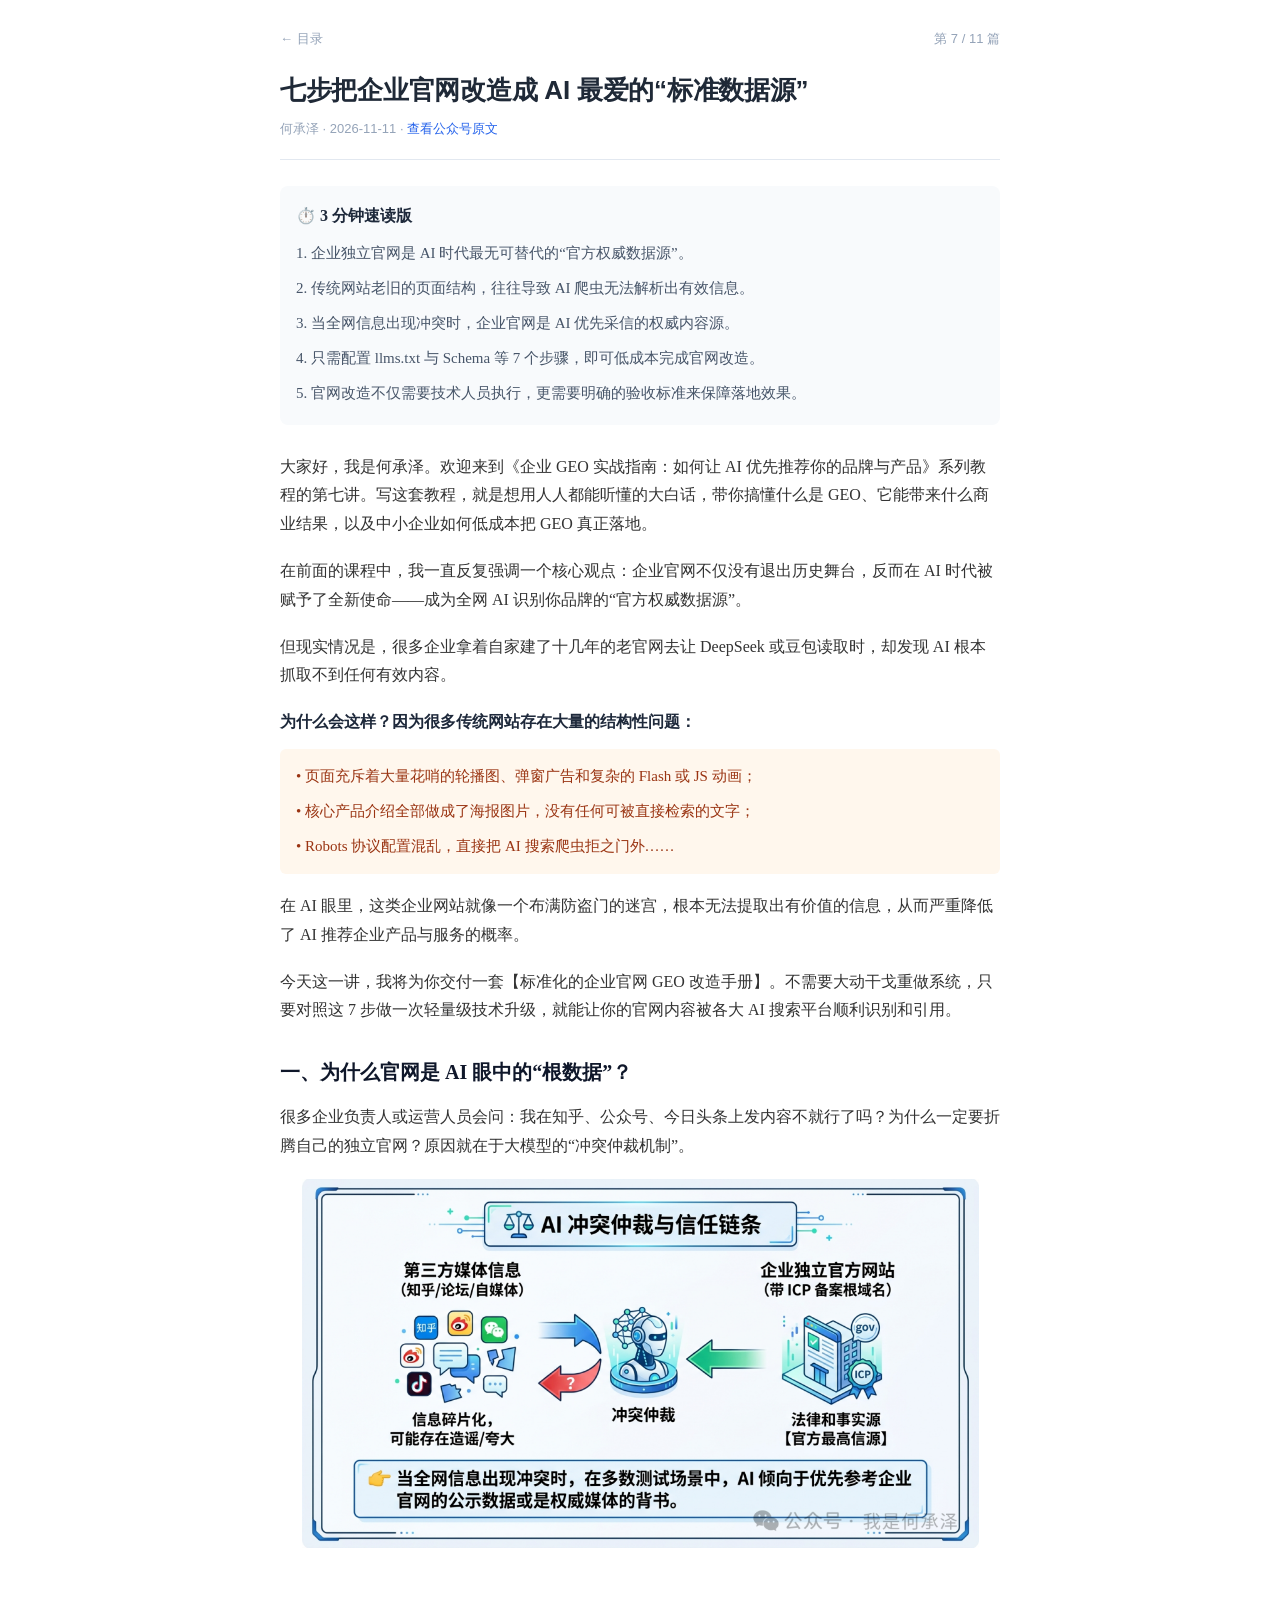
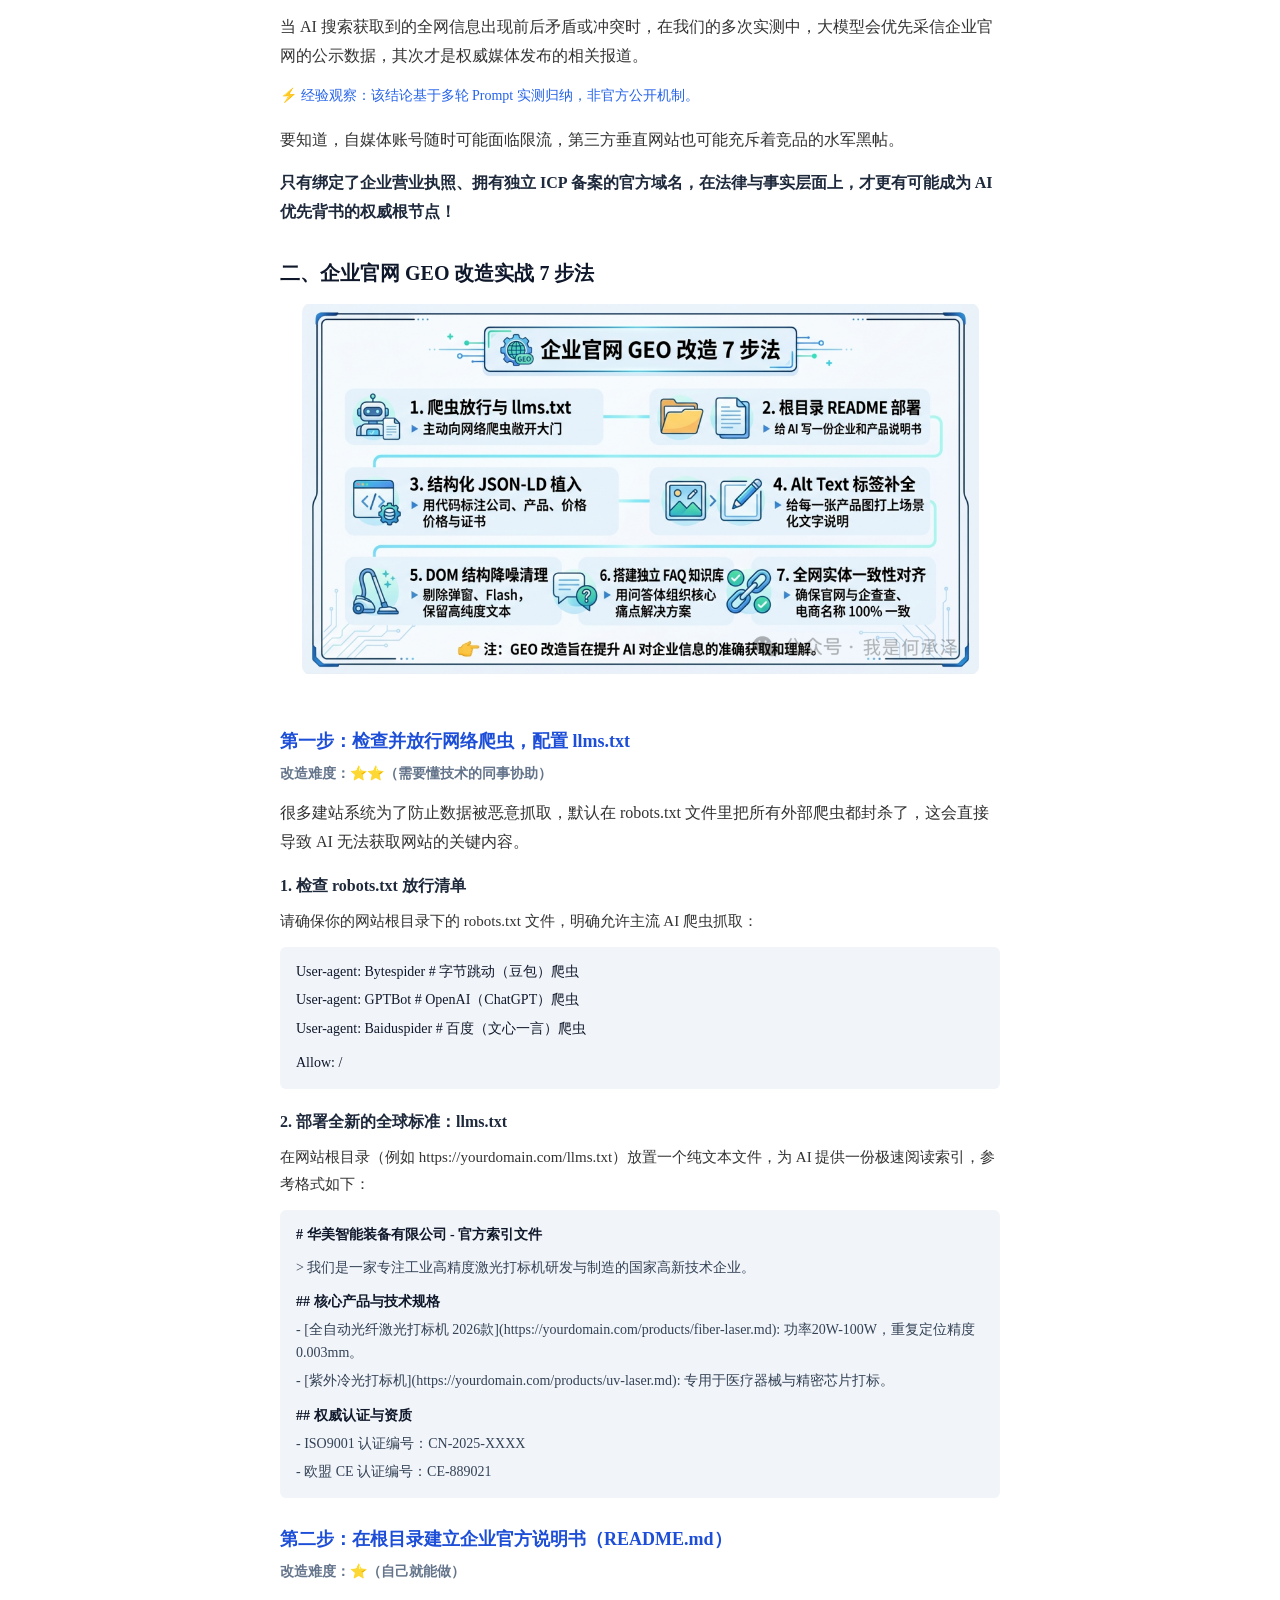
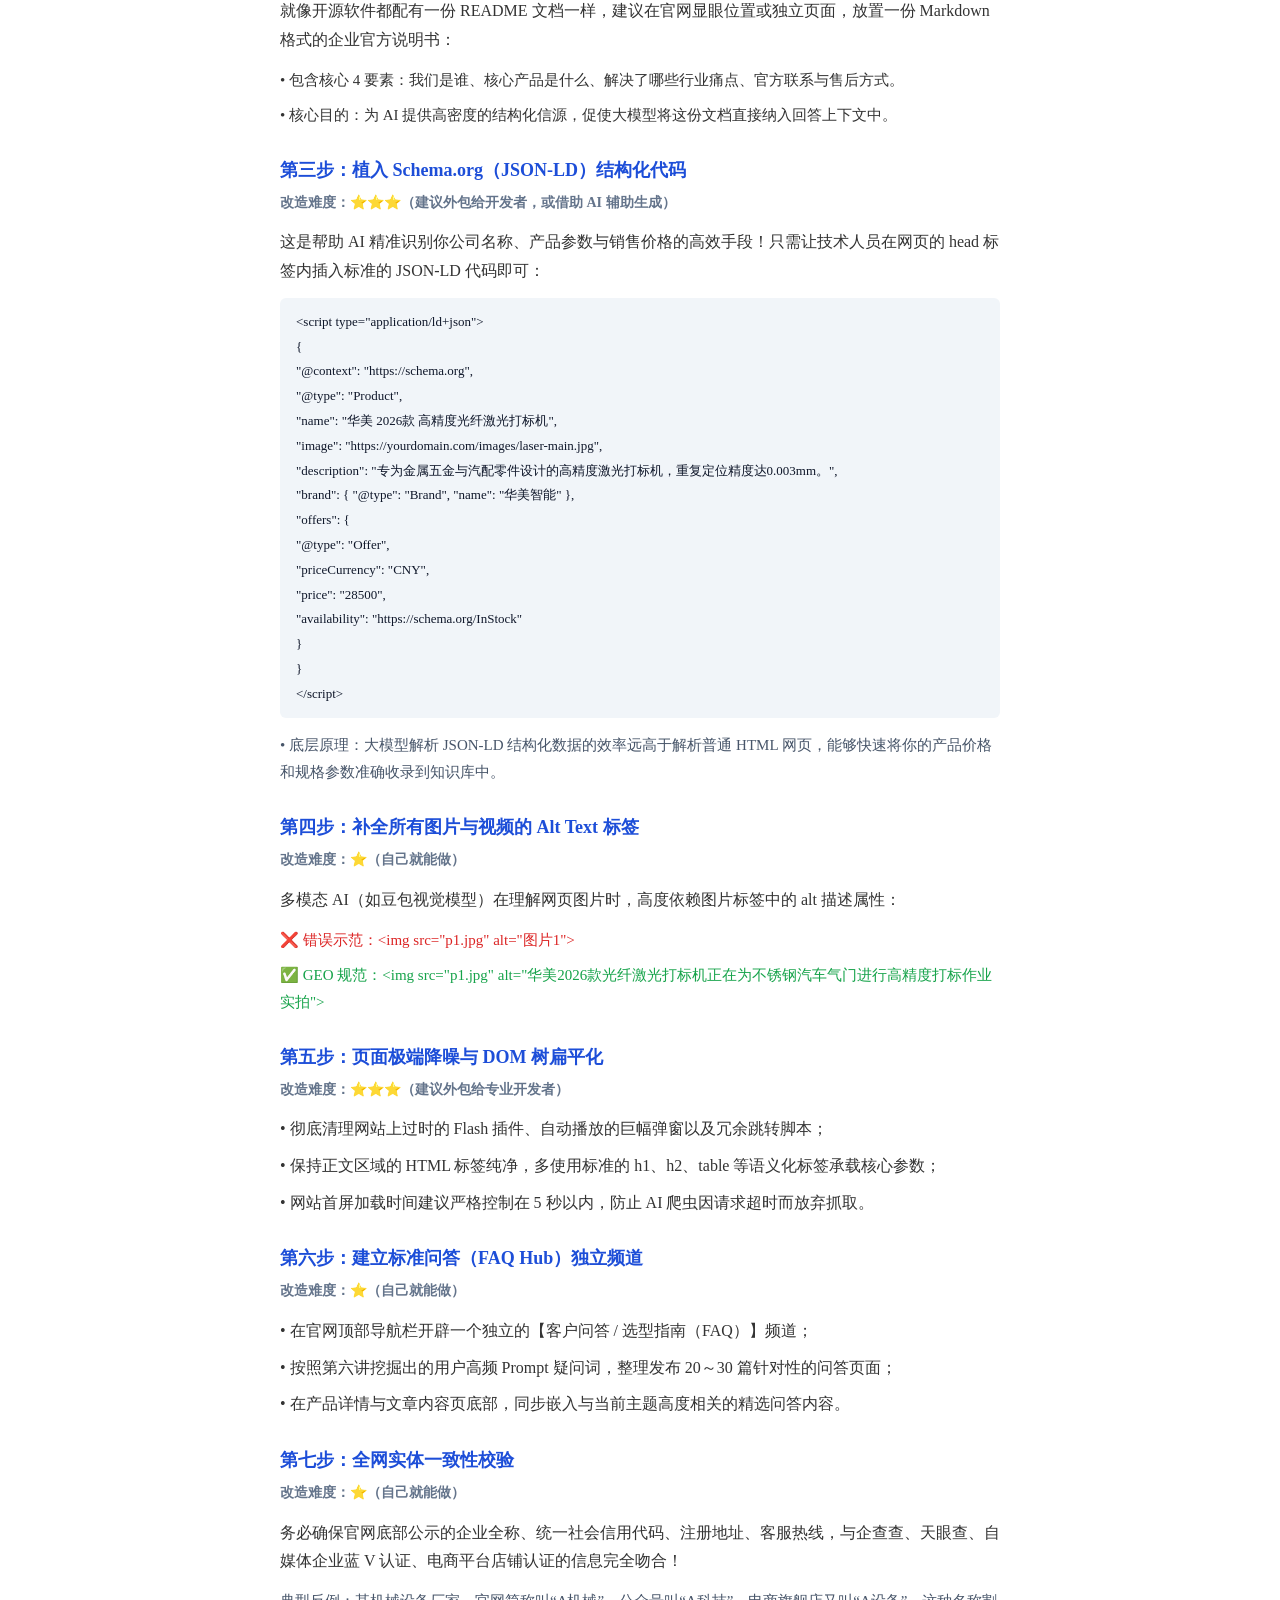
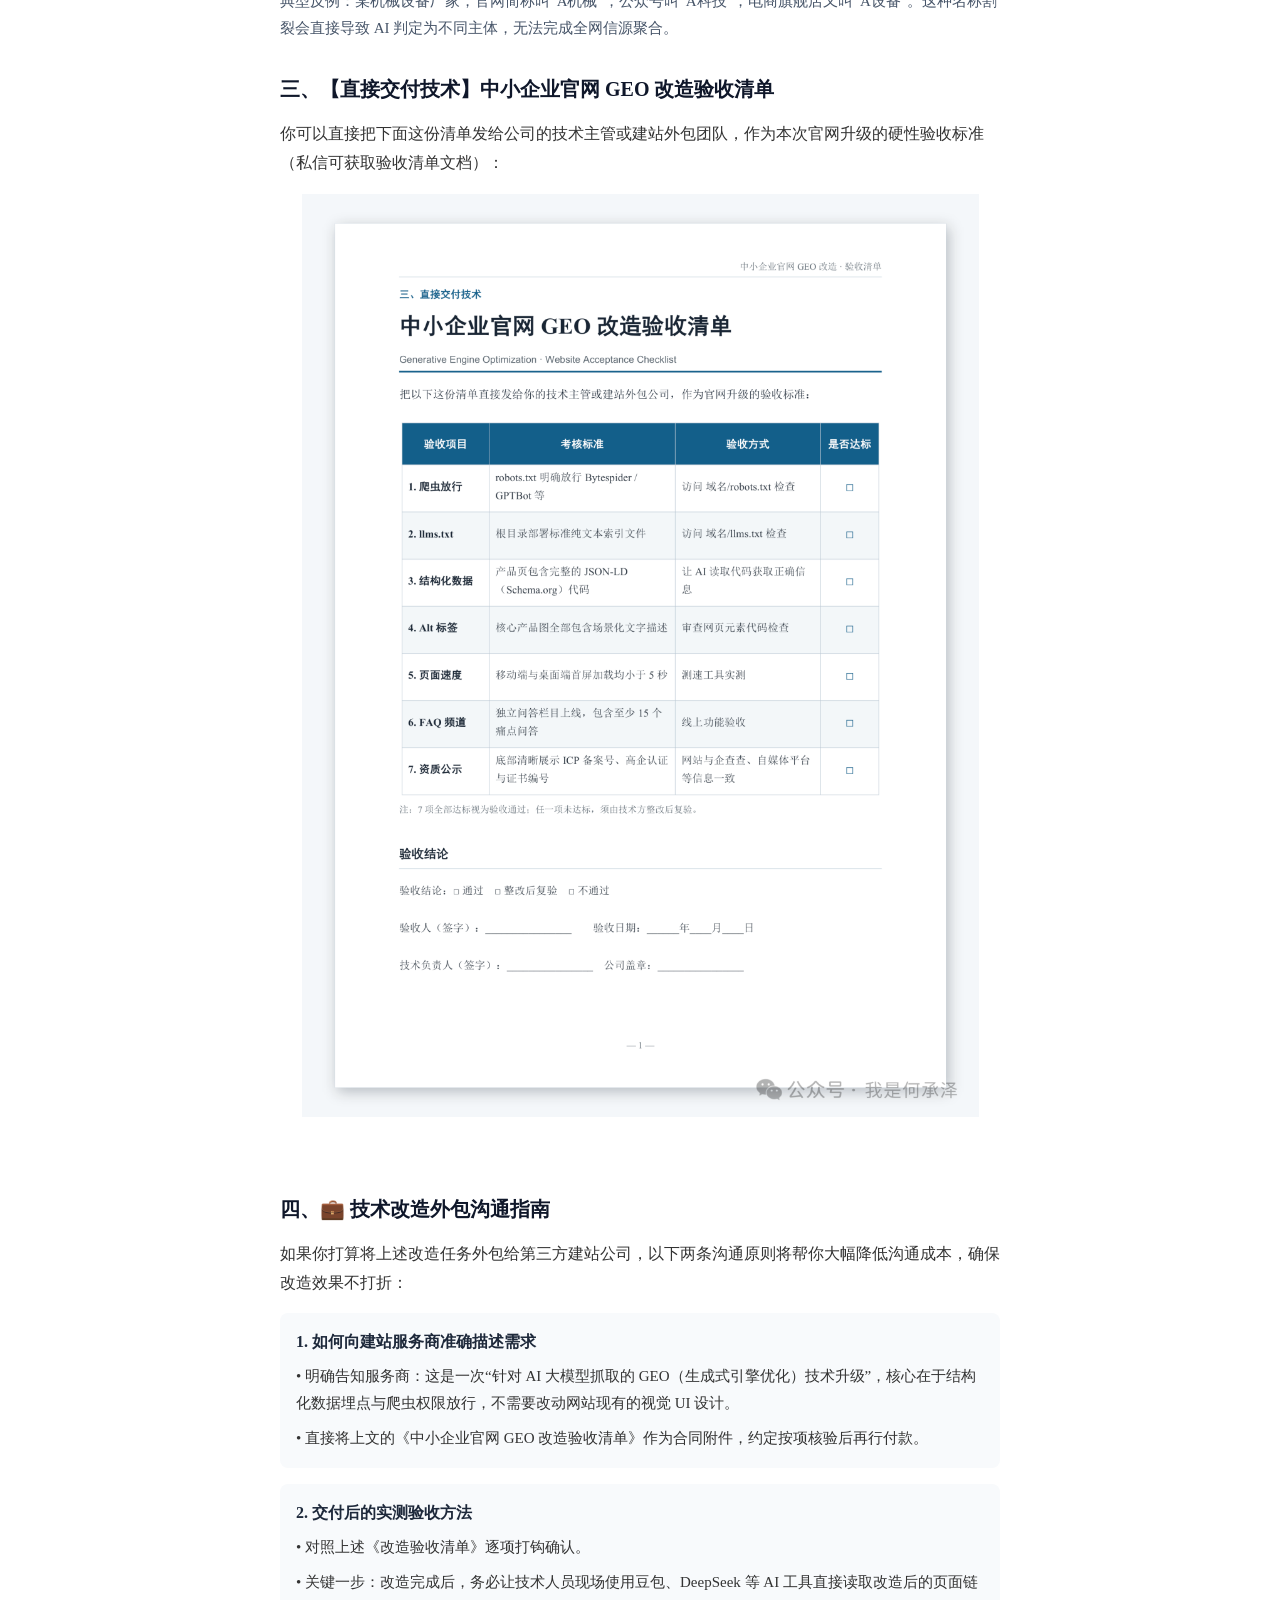
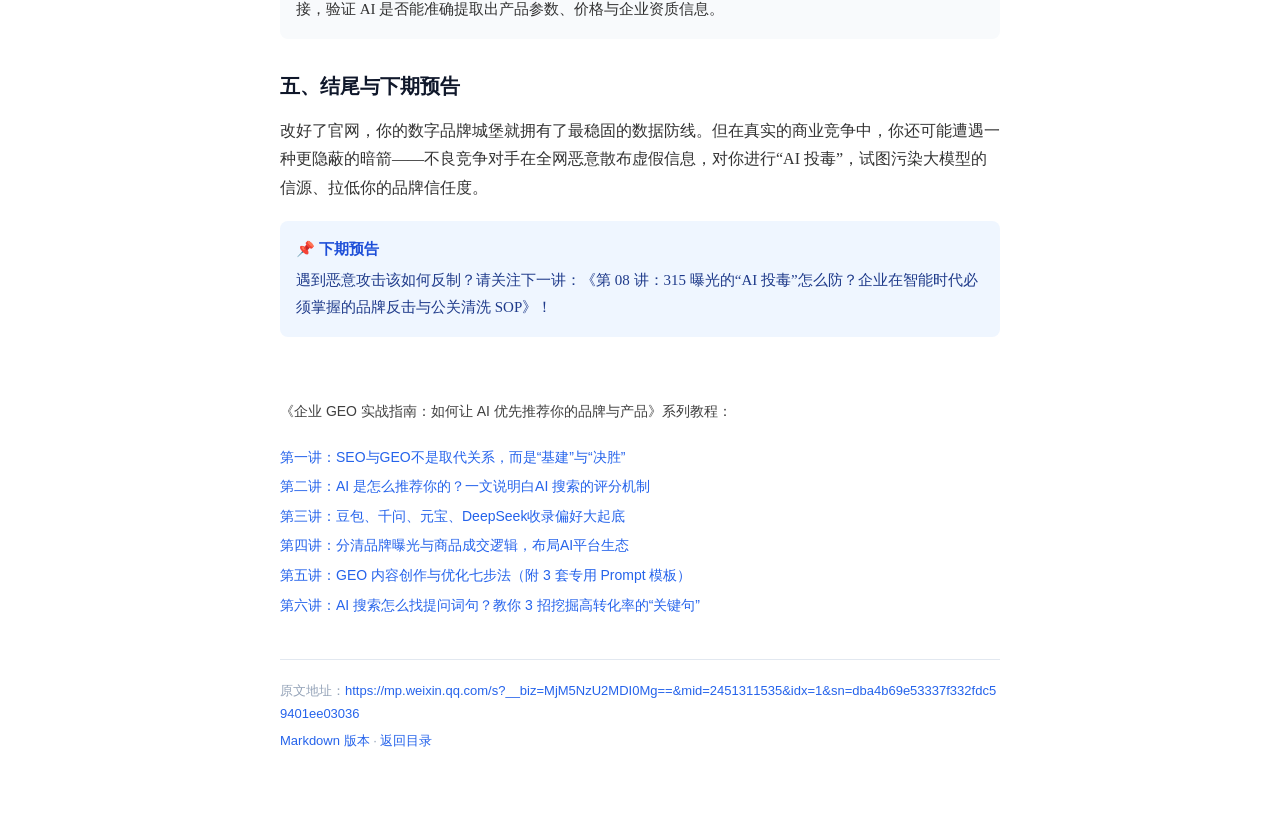
<file: pages/07-website-as-datasource.html>
<!doctype html>
<html lang="zh-CN">
<head>
<meta charset="utf-8">
<meta name="viewport" content="width=device-width, initial-scale=1">
<meta name="author" content="何承泽">
<title>七步把企业官网改造成 AI 最爱的“标准数据源” · 企业GEO实战指南</title>
<meta name="description" content="《企业GEO实战指南》第 7 篇：七步把企业官网改造成 AI 最爱的“标准数据源”">
<link rel="stylesheet" href="../assets/style.css">
</head>
<body>
<main class="page">
  <nav class="crumb"><a href="../index.html">← 目录</a><span>第 7 / 11 篇</span></nav>
  <header class="page-head">
    <h1>七步把企业官网改造成 AI 最爱的“标准数据源”</h1>
    <p class="meta">何承泽 · 2026-11-11 · <a href="https://mp.weixin.qq.com/s?__biz=MjM5NzU2MDI0Mg==&mid=2451311535&idx=1&sn=dba4b69e53337f332fdc59401ee03036" target="_blank" rel="noopener">查看公众号原文</a></p>
  </header>
  <article class="rich">
<section style="color: rgb(51, 51, 51); font-family: &quot;Noto Sans SC&quot;; font-size: 16px; font-style: normal; font-variant-ligatures: normal; font-variant-caps: normal; font-weight: 400; letter-spacing: normal; orphans: 2; text-align: left; text-indent: 0px; text-transform: none; widows: 2; word-spacing: 0px; -webkit-text-stroke-width: 0px; white-space: normal; text-decoration-thickness: initial; text-decoration-style: initial; text-decoration-color: initial; width: 1430.4px; box-sizing: border-box; background-color: rgb(248, 250, 252); border-radius: 8px; padding: 18px 16px; margin: 0px 0px 28px; visibility: visible;"><p style="margin: 0px 0px 12px; font-size: 16px; font-weight: bold; color: rgb(30, 41, 59); line-height: 24px; visibility: visible;"><span style="visibility: visible;">⏱️ 3 分钟速读版</span></p><p style="margin: 0px 0px 8px; font-size: 15px; color: rgb(71, 85, 105); line-height: 27px; visibility: visible;"><span style="visibility: visible;">1. 企业独立官网是 AI 时代最无可替代的“官方权威数据源”。</span></p><p style="margin: 0px 0px 8px; font-size: 15px; color: rgb(71, 85, 105); line-height: 27px; visibility: visible;"><span style="visibility: visible;">2. 传统网站老旧的页面结构，往往导致 AI 爬虫无法解析出有效信息。</span></p><p style="margin: 0px 0px 8px; font-size: 15px; color: rgb(71, 85, 105); line-height: 27px; visibility: visible;"><span style="visibility: visible;">3. 当全网信息出现冲突时，企业官网是 AI 优先采信的权威内容源。</span></p><p style="margin: 0px 0px 8px; font-size: 15px; color: rgb(71, 85, 105); line-height: 27px; visibility: visible;"><span style="visibility: visible;">4. 只需配置 llms.txt 与 Schema 等 7 个步骤，即可低成本完成官网改造。</span></p><p style="margin: 0px; font-size: 15px; color: rgb(71, 85, 105); line-height: 27px; visibility: visible;"><span style="visibility: visible;">5. 官网改造不仅需要技术人员执行，更需要明确的验收标准来保障落地效果。</span></p></section><p style="color: rgb(51, 51, 51); font-family: &quot;Noto Sans SC&quot;; font-size: 16px; font-style: normal; font-variant-ligatures: normal; font-variant-caps: normal; font-weight: 400; letter-spacing: normal; orphans: 2; text-align: left; text-indent: 0px; text-transform: none; widows: 2; word-spacing: 0px; -webkit-text-stroke-width: 0px; white-space: normal; text-decoration-thickness: initial; text-decoration-style: initial; text-decoration-color: initial; margin: 0px 0px 18px; line-height: 28.8px; visibility: visible;"><span style="visibility: visible;">大家好，我是何承泽。欢迎来到《企业 GEO 实战指南：如何让 AI 优先推荐你的品牌与产品》系列教程的第七讲。写这套教程，就是想用人人都能听懂的大白话，带你搞懂什么是 GEO、它能带来什么商业结果，以及中小企业如何低成本把 GEO 真正落地。</span></p><p style="color: rgb(51, 51, 51); font-family: &quot;Noto Sans SC&quot;; font-size: 16px; font-style: normal; font-variant-ligatures: normal; font-variant-caps: normal; font-weight: 400; letter-spacing: normal; orphans: 2; text-align: left; text-indent: 0px; text-transform: none; widows: 2; word-spacing: 0px; -webkit-text-stroke-width: 0px; white-space: normal; text-decoration-thickness: initial; text-decoration-style: initial; text-decoration-color: initial; margin: 0px 0px 18px; line-height: 28.8px; visibility: visible;"><span style="visibility: visible;">在前面的课程中，我一直反复强调一个核心观点：企业官网不仅没有退出历史舞台，反而在 AI 时代被赋予了全新使命——成为全网 AI 识别你品牌的“官方权威数据源”。</span></p><p style="color: rgb(51, 51, 51); font-family: &quot;Noto Sans SC&quot;; font-size: 16px; font-style: normal; font-variant-ligatures: normal; font-variant-caps: normal; font-weight: 400; letter-spacing: normal; orphans: 2; text-align: left; text-indent: 0px; text-transform: none; widows: 2; word-spacing: 0px; -webkit-text-stroke-width: 0px; white-space: normal; text-decoration-thickness: initial; text-decoration-style: initial; text-decoration-color: initial; margin: 0px 0px 18px; line-height: 28.8px; visibility: visible;"><span style="visibility: visible;">但现实情况是，很多企业拿着自家建了十几年的老官网去让 DeepSeek 或豆包读取时，却发现 AI 根本抓取不到任何有效内容。</span></p><p style="font-family: &quot;Noto Sans SC&quot;; font-size: 16px; font-style: normal; font-variant-ligatures: normal; font-variant-caps: normal; letter-spacing: normal; orphans: 2; text-align: left; text-indent: 0px; text-transform: none; widows: 2; word-spacing: 0px; -webkit-text-stroke-width: 0px; white-space: normal; text-decoration-thickness: initial; text-decoration-style: initial; text-decoration-color: initial; margin: 0px 0px 12px; font-weight: bold; color: rgb(30, 41, 59); line-height: 28.8px; visibility: visible;"><span style="visibility: visible;">为什么会这样？因为很多传统网站存在大量的结构性问题：</span></p><section style="color: rgb(51, 51, 51);font-family: &quot;Noto Sans SC&quot;;font-size: 16px;font-style: normal;font-variant-ligatures: normal;font-variant-caps: normal;font-weight: 400;letter-spacing: normal;orphans: 2;text-align: left;text-indent: 0px;text-transform: none;widows: 2;word-spacing: 0px;-webkit-text-stroke-width: 0px;white-space: normal;text-decoration-thickness: initial;text-decoration-style: initial;text-decoration-color: initial;width: 1430.4px;box-sizing: border-box;background-color: rgb(255, 247, 237);border-radius: 6px;padding: 14px 16px;margin: 0px 0px 18px;"><p style="margin: 0px 0px 8px;font-size: 15px;color: rgb(154, 52, 18);line-height: 27px;"><span>• 页面充斥着大量花哨的轮播图、弹窗广告和复杂的 Flash 或 JS 动画；</span></p><p style="margin: 0px 0px 8px;font-size: 15px;color: rgb(154, 52, 18);line-height: 27px;"><span>• 核心产品介绍全部做成了海报图片，没有任何可被直接检索的文字；</span></p><p style="margin: 0px;font-size: 15px;color: rgb(154, 52, 18);line-height: 27px;"><span>• Robots 协议配置混乱，直接把 AI 搜索爬虫拒之门外……</span></p></section><p style="color: rgb(51, 51, 51);font-family: &quot;Noto Sans SC&quot;;font-size: 16px;font-style: normal;font-variant-ligatures: normal;font-variant-caps: normal;font-weight: 400;letter-spacing: normal;orphans: 2;text-align: left;text-indent: 0px;text-transform: none;widows: 2;word-spacing: 0px;-webkit-text-stroke-width: 0px;white-space: normal;text-decoration-thickness: initial;text-decoration-style: initial;text-decoration-color: initial;margin: 0px 0px 18px;line-height: 28.8px;"><span>在 AI 眼里，这类企业网站就像一个布满防盗门的迷宫，根本无法提取出有价值的信息，从而严重降低了 AI 推荐企业产品与服务的概率。</span></p><p style="color: rgb(51, 51, 51);font-family: &quot;Noto Sans SC&quot;;font-size: 16px;font-style: normal;font-variant-ligatures: normal;font-variant-caps: normal;font-weight: 400;letter-spacing: normal;orphans: 2;text-align: left;text-indent: 0px;text-transform: none;widows: 2;word-spacing: 0px;-webkit-text-stroke-width: 0px;white-space: normal;text-decoration-thickness: initial;text-decoration-style: initial;text-decoration-color: initial;margin: 0px 0px 32px;line-height: 28.8px;"><span>今天这一讲，我将为你交付一套【标准化的企业官网 GEO 改造手册】。不需要大动干戈重做系统，只要对照这 7 步做一次轻量级技术升级，就能让你的官网内容被各大 AI 搜索平台顺利识别和引用。</span></p><p style="font-family: &quot;Noto Sans SC&quot;;font-style: normal;font-variant-ligatures: normal;font-variant-caps: normal;letter-spacing: normal;orphans: 2;text-align: left;text-indent: 0px;text-transform: none;widows: 2;word-spacing: 0px;-webkit-text-stroke-width: 0px;white-space: normal;text-decoration-thickness: initial;text-decoration-style: initial;text-decoration-color: initial;margin: 0px 0px 16px;font-size: 20px;font-weight: bold;color: rgb(15, 23, 42);line-height: 30px;"><span>一、为什么官网是 AI 眼中的“根数据”？</span></p><p style="color: rgb(51, 51, 51);font-family: &quot;Noto Sans SC&quot;;font-size: 16px;font-style: normal;font-variant-ligatures: normal;font-variant-caps: normal;font-weight: 400;letter-spacing: normal;orphans: 2;text-align: left;text-indent: 0px;text-transform: none;widows: 2;word-spacing: 0px;-webkit-text-stroke-width: 0px;white-space: normal;text-decoration-thickness: initial;text-decoration-style: initial;text-decoration-color: initial;margin: 0px 0px 18px;line-height: 28.8px;"><span>很多企业负责人或运营人员会问：我在知乎、公众号、今日头条上发内容不就行了吗？为什么一定要折腾自己的独立官网？原因就在于大模型的“冲突仲裁机制”。</span></p><section style="text-align: center;" nodeleaf=""><img class="rich_pages wxw-img js_insertlocalimg js_img_placeholder wx_img_placeholder" data-ratio="0.5453703703703704" data-s="300,640" data-type="jpeg" data-w="1080" type="block" data-imgfileid="303827878" data-aistatus="1" data-original-style="null" data-index="2" src="../assets/images/07-website-as-datasource/01.png" _width="677px" style="aspect-ratio: calc(1.83362) / 1; width: 677px !important; height: auto !important;" alt="图片"></section><p style="font-family: &quot;Noto Sans SC&quot;;font-style: normal;font-variant-ligatures: normal;font-variant-caps: normal;font-weight: 400;letter-spacing: normal;orphans: 2;text-indent: 0px;text-transform: none;widows: 2;word-spacing: 0px;-webkit-text-stroke-width: 0px;white-space: normal;text-decoration-thickness: initial;text-decoration-style: initial;text-decoration-color: initial;margin: 20px 0px;font-size: 14px;color: rgb(100, 116, 139);line-height: 25.2px;text-align: center;"><span><br></span></p><p style="color: rgb(51, 51, 51);font-family: &quot;Noto Sans SC&quot;;font-size: 16px;font-style: normal;font-variant-ligatures: normal;font-variant-caps: normal;font-weight: 400;letter-spacing: normal;orphans: 2;text-align: left;text-indent: 0px;text-transform: none;widows: 2;word-spacing: 0px;-webkit-text-stroke-width: 0px;white-space: normal;text-decoration-thickness: initial;text-decoration-style: initial;text-decoration-color: initial;margin: 0px 0px 12px;line-height: 28.8px;"><span>当 AI 搜索获取到的全网信息出现前后矛盾或冲突时，在我们的多次实测中，大模型会优先采信企业官网的公示数据，其次才是权威媒体发布的相关报道。</span></p><p style="font-family: &quot;Noto Sans SC&quot;;font-style: normal;font-variant-ligatures: normal;font-variant-caps: normal;font-weight: 400;letter-spacing: normal;orphans: 2;text-align: left;text-indent: 0px;text-transform: none;widows: 2;word-spacing: 0px;-webkit-text-stroke-width: 0px;white-space: normal;text-decoration-thickness: initial;text-decoration-style: initial;text-decoration-color: initial;margin: 0px 0px 18px;font-size: 14px;color: rgb(37, 99, 235);line-height: 25.2px;"><span>⚡ 经验观察：该结论基于多轮 Prompt 实测归纳，非官方公开机制。</span></p><p style="color: rgb(51, 51, 51);font-family: &quot;Noto Sans SC&quot;;font-size: 16px;font-style: normal;font-variant-ligatures: normal;font-variant-caps: normal;font-weight: 400;letter-spacing: normal;orphans: 2;text-align: left;text-indent: 0px;text-transform: none;widows: 2;word-spacing: 0px;-webkit-text-stroke-width: 0px;white-space: normal;text-decoration-thickness: initial;text-decoration-style: initial;text-decoration-color: initial;margin: 0px 0px 14px;line-height: 28.8px;"><span>要知道，自媒体账号随时可能面临限流，第三方垂直网站也可能充斥着竞品的水军黑帖。</span></p><p style="font-family: &quot;Noto Sans SC&quot;;font-size: 16px;font-style: normal;font-variant-ligatures: normal;font-variant-caps: normal;letter-spacing: normal;orphans: 2;text-align: left;text-indent: 0px;text-transform: none;widows: 2;word-spacing: 0px;-webkit-text-stroke-width: 0px;white-space: normal;text-decoration-thickness: initial;text-decoration-style: initial;text-decoration-color: initial;margin: 0px 0px 32px;font-weight: bold;color: rgb(30, 41, 59);line-height: 28.8px;"><span>只有绑定了企业营业执照、拥有独立 ICP 备案的官方域名，在法律与事实层面上，才更有可能成为 AI 优先背书的权威根节点！</span></p><p style="font-family: &quot;Noto Sans SC&quot;;font-style: normal;font-variant-ligatures: normal;font-variant-caps: normal;letter-spacing: normal;orphans: 2;text-align: left;text-indent: 0px;text-transform: none;widows: 2;word-spacing: 0px;-webkit-text-stroke-width: 0px;white-space: normal;text-decoration-thickness: initial;text-decoration-style: initial;text-decoration-color: initial;margin: 0px 0px 16px;font-size: 20px;font-weight: bold;color: rgb(15, 23, 42);line-height: 30px;"><span>二、企业官网 GEO 改造实战 7 步法</span></p><section style="text-align: center;" nodeleaf=""><img class="rich_pages wxw-img js_img_placeholder wx_img_placeholder" data-ratio="0.5453703703703704" data-s="300,640" data-type="png" data-w="1080" type="block" data-imgfileid="303827886" data-aistatus="1" data-original-style="null" data-index="3" src="../assets/images/07-website-as-datasource/02.png" _width="677px" style="aspect-ratio: calc(1.83362) / 1; width: 677px !important; height: auto !important;" alt="图片"></section><p style="font-family: &quot;Noto Sans SC&quot;;font-style: normal;font-variant-ligatures: normal;font-variant-caps: normal;letter-spacing: normal;orphans: 2;text-align: center;text-indent: 0px;text-transform: none;widows: 2;word-spacing: 0px;-webkit-text-stroke-width: 0px;white-space: normal;text-decoration-thickness: initial;text-decoration-style: initial;text-decoration-color: initial;margin: 0px 0px 16px;font-size: 20px;font-weight: bold;color: rgb(15, 23, 42);line-height: 30px;"><span><br></span></p><p style="font-family: &quot;Noto Sans SC&quot;;font-style: normal;font-variant-ligatures: normal;font-variant-caps: normal;letter-spacing: normal;orphans: 2;text-align: left;text-indent: 0px;text-transform: none;widows: 2;word-spacing: 0px;-webkit-text-stroke-width: 0px;white-space: normal;text-decoration-thickness: initial;text-decoration-style: initial;text-decoration-color: initial;margin: 24px 0px 8px;font-size: 18px;font-weight: bold;color: rgb(29, 78, 216);line-height: 27px;"><span>第一步：检查并放行网络爬虫，配置 llms.txt</span></p><p style="font-family: &quot;Noto Sans SC&quot;;font-style: normal;font-variant-ligatures: normal;font-variant-caps: normal;letter-spacing: normal;orphans: 2;text-align: left;text-indent: 0px;text-transform: none;widows: 2;word-spacing: 0px;-webkit-text-stroke-width: 0px;white-space: normal;text-decoration-thickness: initial;text-decoration-style: initial;text-decoration-color: initial;margin: 0px 0px 14px;font-size: 14px;font-weight: bold;color: rgb(100, 116, 139);line-height: 22.4px;"><span>改造难度：⭐⭐（需要懂技术的同事协助）</span></p><p style="color: rgb(51, 51, 51);font-family: &quot;Noto Sans SC&quot;;font-size: 16px;font-style: normal;font-variant-ligatures: normal;font-variant-caps: normal;font-weight: 400;letter-spacing: normal;orphans: 2;text-align: left;text-indent: 0px;text-transform: none;widows: 2;word-spacing: 0px;-webkit-text-stroke-width: 0px;white-space: normal;text-decoration-thickness: initial;text-decoration-style: initial;text-decoration-color: initial;margin: 0px 0px 16px;line-height: 28.8px;"><span>很多建站系统为了防止数据被恶意抓取，默认在 robots.txt 文件里把所有外部爬虫都封杀了，这会直接导致 AI 无法获取网站的关键内容。</span></p><p style="font-family: &quot;Noto Sans SC&quot;;font-size: 16px;font-style: normal;font-variant-ligatures: normal;font-variant-caps: normal;letter-spacing: normal;orphans: 2;text-align: left;text-indent: 0px;text-transform: none;widows: 2;word-spacing: 0px;-webkit-text-stroke-width: 0px;white-space: normal;text-decoration-thickness: initial;text-decoration-style: initial;text-decoration-color: initial;margin: 0px 0px 10px;font-weight: bold;color: rgb(30, 41, 59);line-height: 25.6px;"><span>1. 检查 robots.txt 放行清单</span></p><p style="color: rgb(51, 51, 51);font-family: &quot;Noto Sans SC&quot;;font-style: normal;font-variant-ligatures: normal;font-variant-caps: normal;font-weight: 400;letter-spacing: normal;orphans: 2;text-align: left;text-indent: 0px;text-transform: none;widows: 2;word-spacing: 0px;-webkit-text-stroke-width: 0px;white-space: normal;text-decoration-thickness: initial;text-decoration-style: initial;text-decoration-color: initial;margin: 0px 0px 12px;font-size: 15px;line-height: 27px;"><span>请确保你的网站根目录下的 robots.txt 文件，明确允许主流 AI 爬虫抓取：</span></p><section style="color: rgb(51, 51, 51);font-family: &quot;Noto Sans SC&quot;;font-size: 16px;font-style: normal;font-variant-ligatures: normal;font-variant-caps: normal;font-weight: 400;letter-spacing: normal;orphans: 2;text-align: left;text-indent: 0px;text-transform: none;widows: 2;word-spacing: 0px;-webkit-text-stroke-width: 0px;white-space: normal;text-decoration-thickness: initial;text-decoration-style: initial;text-decoration-color: initial;width: 1430.4px;box-sizing: border-box;background-color: rgb(241, 245, 249);border-radius: 6px;padding: 14px 16px;margin: 0px 0px 20px;"><p style="margin: 0px 0px 6px;font-size: 14px;color: rgb(15, 23, 42);line-height: 22.4px;"><span>User-agent: Bytespider # 字节跳动（豆包）爬虫</span></p><p style="margin: 0px 0px 6px;font-size: 14px;color: rgb(15, 23, 42);line-height: 22.4px;"><span>User-agent: GPTBot # OpenAI（ChatGPT）爬虫</span></p><p style="margin: 0px 0px 12px;font-size: 14px;color: rgb(15, 23, 42);line-height: 22.4px;"><span>User-agent: Baiduspider # 百度（文心一言）爬虫</span></p><p style="margin: 0px;font-size: 14px;color: rgb(15, 23, 42);line-height: 22.4px;"><span>Allow: /</span></p></section><p style="font-family: &quot;Noto Sans SC&quot;;font-size: 16px;font-style: normal;font-variant-ligatures: normal;font-variant-caps: normal;letter-spacing: normal;orphans: 2;text-align: left;text-indent: 0px;text-transform: none;widows: 2;word-spacing: 0px;-webkit-text-stroke-width: 0px;white-space: normal;text-decoration-thickness: initial;text-decoration-style: initial;text-decoration-color: initial;margin: 0px 0px 10px;font-weight: bold;color: rgb(30, 41, 59);line-height: 25.6px;"><span>2. 部署全新的全球标准：llms.txt</span></p><p style="color: rgb(51, 51, 51);font-family: &quot;Noto Sans SC&quot;;font-style: normal;font-variant-ligatures: normal;font-variant-caps: normal;font-weight: 400;letter-spacing: normal;orphans: 2;text-align: left;text-indent: 0px;text-transform: none;widows: 2;word-spacing: 0px;-webkit-text-stroke-width: 0px;white-space: normal;text-decoration-thickness: initial;text-decoration-style: initial;text-decoration-color: initial;margin: 0px 0px 12px;font-size: 15px;line-height: 27px;"><span>在网站根目录（例如 https://yourdomain.com/llms.txt）放置一个纯文本文件，为 AI 提供一份极速阅读索引，参考格式如下：</span></p><section style="color: rgb(51, 51, 51);font-family: &quot;Noto Sans SC&quot;;font-size: 16px;font-style: normal;font-variant-ligatures: normal;font-variant-caps: normal;font-weight: 400;letter-spacing: normal;orphans: 2;text-align: left;text-indent: 0px;text-transform: none;widows: 2;word-spacing: 0px;-webkit-text-stroke-width: 0px;white-space: normal;text-decoration-thickness: initial;text-decoration-style: initial;text-decoration-color: initial;width: 1430.4px;box-sizing: border-box;background-color: rgb(241, 245, 249);border-radius: 6px;padding: 14px 16px;margin: 0px 0px 28px;"><p style="margin: 0px 0px 10px;font-size: 14px;font-weight: bold;color: rgb(15, 23, 42);line-height: 22.4px;"><span># 华美智能装备有限公司 - 官方索引文件</span></p><p style="margin: 0px 0px 12px;font-size: 14px;color: rgb(51, 65, 85);line-height: 22.4px;"><span>&gt; 我们是一家专注工业高精度激光打标机研发与制造的国家高新技术企业。</span></p><p style="margin: 0px 0px 6px;font-size: 14px;font-weight: bold;color: rgb(15, 23, 42);line-height: 22.4px;"><span>## 核心产品与技术规格</span></p><p style="margin: 0px 0px 6px;font-size: 14px;color: rgb(51, 65, 85);line-height: 22.4px;"><span>- [全自动光纤激光打标机 2026款](https://yourdomain.com/products/fiber-laser.md): 功率20W-100W，重复定位精度0.003mm。</span></p><p style="margin: 0px 0px 12px;font-size: 14px;color: rgb(51, 65, 85);line-height: 22.4px;"><span>- [紫外冷光打标机](https://yourdomain.com/products/uv-laser.md): 专用于医疗器械与精密芯片打标。</span></p><p style="margin: 0px 0px 6px;font-size: 14px;font-weight: bold;color: rgb(15, 23, 42);line-height: 22.4px;"><span>## 权威认证与资质</span></p><p style="margin: 0px 0px 6px;font-size: 14px;color: rgb(51, 65, 85);line-height: 22.4px;"><span>- ISO9001 认证编号：CN-2025-XXXX</span></p><p style="margin: 0px;font-size: 14px;color: rgb(51, 65, 85);line-height: 22.4px;"><span>- 欧盟 CE 认证编号：CE-889021</span></p></section><p style="font-family: &quot;Noto Sans SC&quot;;font-style: normal;font-variant-ligatures: normal;font-variant-caps: normal;letter-spacing: normal;orphans: 2;text-align: left;text-indent: 0px;text-transform: none;widows: 2;word-spacing: 0px;-webkit-text-stroke-width: 0px;white-space: normal;text-decoration-thickness: initial;text-decoration-style: initial;text-decoration-color: initial;margin: 24px 0px 8px;font-size: 18px;font-weight: bold;color: rgb(29, 78, 216);line-height: 27px;"><span>第二步：在根目录建立企业官方说明书（README.md）</span></p><p style="font-family: &quot;Noto Sans SC&quot;;font-style: normal;font-variant-ligatures: normal;font-variant-caps: normal;letter-spacing: normal;orphans: 2;text-align: left;text-indent: 0px;text-transform: none;widows: 2;word-spacing: 0px;-webkit-text-stroke-width: 0px;white-space: normal;text-decoration-thickness: initial;text-decoration-style: initial;text-decoration-color: initial;margin: 0px 0px 14px;font-size: 14px;font-weight: bold;color: rgb(100, 116, 139);line-height: 22.4px;"><span>改造难度：⭐（自己就能做）</span></p><p style="color: rgb(51, 51, 51);font-family: &quot;Noto Sans SC&quot;;font-size: 16px;font-style: normal;font-variant-ligatures: normal;font-variant-caps: normal;font-weight: 400;letter-spacing: normal;orphans: 2;text-align: left;text-indent: 0px;text-transform: none;widows: 2;word-spacing: 0px;-webkit-text-stroke-width: 0px;white-space: normal;text-decoration-thickness: initial;text-decoration-style: initial;text-decoration-color: initial;margin: 0px 0px 12px;line-height: 28.8px;"><span>就像开源软件都配有一份 README 文档一样，建议在官网显眼位置或独立页面，放置一份 Markdown 格式的企业官方说明书：</span></p><p style="color: rgb(51, 51, 51);font-family: &quot;Noto Sans SC&quot;;font-style: normal;font-variant-ligatures: normal;font-variant-caps: normal;font-weight: 400;letter-spacing: normal;orphans: 2;text-align: left;text-indent: 0px;text-transform: none;widows: 2;word-spacing: 0px;-webkit-text-stroke-width: 0px;white-space: normal;text-decoration-thickness: initial;text-decoration-style: initial;text-decoration-color: initial;margin: 0px 0px 8px;font-size: 15px;line-height: 27px;"><span>• 包含核心 4 要素：我们是谁、核心产品是什么、解决了哪些行业痛点、官方联系与售后方式。</span></p><p style="color: rgb(51, 51, 51);font-family: &quot;Noto Sans SC&quot;;font-style: normal;font-variant-ligatures: normal;font-variant-caps: normal;font-weight: 400;letter-spacing: normal;orphans: 2;text-align: left;text-indent: 0px;text-transform: none;widows: 2;word-spacing: 0px;-webkit-text-stroke-width: 0px;white-space: normal;text-decoration-thickness: initial;text-decoration-style: initial;text-decoration-color: initial;margin: 0px 0px 28px;font-size: 15px;line-height: 27px;"><span>• 核心目的：为 AI 提供高密度的结构化信源，促使大模型将这份文档直接纳入回答上下文中。</span></p><p style="font-family: &quot;Noto Sans SC&quot;;font-style: normal;font-variant-ligatures: normal;font-variant-caps: normal;letter-spacing: normal;orphans: 2;text-align: left;text-indent: 0px;text-transform: none;widows: 2;word-spacing: 0px;-webkit-text-stroke-width: 0px;white-space: normal;text-decoration-thickness: initial;text-decoration-style: initial;text-decoration-color: initial;margin: 24px 0px 8px;font-size: 18px;font-weight: bold;color: rgb(29, 78, 216);line-height: 27px;"><span>第三步：植入 Schema.org（JSON-LD）结构化代码</span></p><p style="font-family: &quot;Noto Sans SC&quot;;font-style: normal;font-variant-ligatures: normal;font-variant-caps: normal;letter-spacing: normal;orphans: 2;text-align: left;text-indent: 0px;text-transform: none;widows: 2;word-spacing: 0px;-webkit-text-stroke-width: 0px;white-space: normal;text-decoration-thickness: initial;text-decoration-style: initial;text-decoration-color: initial;margin: 0px 0px 14px;font-size: 14px;font-weight: bold;color: rgb(100, 116, 139);line-height: 22.4px;"><span>改造难度：⭐⭐⭐（建议外包给开发者，或借助 AI 辅助生成）</span></p><p style="color: rgb(51, 51, 51);font-family: &quot;Noto Sans SC&quot;;font-size: 16px;font-style: normal;font-variant-ligatures: normal;font-variant-caps: normal;font-weight: 400;letter-spacing: normal;orphans: 2;text-align: left;text-indent: 0px;text-transform: none;widows: 2;word-spacing: 0px;-webkit-text-stroke-width: 0px;white-space: normal;text-decoration-thickness: initial;text-decoration-style: initial;text-decoration-color: initial;margin: 0px 0px 12px;line-height: 28.8px;"><span>这是帮助 AI 精准识别你公司名称、产品参数与销售价格的高效手段！只需让技术人员在网页的 head 标签内插入标准的 JSON-LD 代码即可：</span></p><section style="color: rgb(51, 51, 51);font-family: &quot;Noto Sans SC&quot;;font-size: 16px;font-style: normal;font-variant-ligatures: normal;font-variant-caps: normal;font-weight: 400;letter-spacing: normal;orphans: 2;text-align: left;text-indent: 0px;text-transform: none;widows: 2;word-spacing: 0px;-webkit-text-stroke-width: 0px;white-space: normal;text-decoration-thickness: initial;text-decoration-style: initial;text-decoration-color: initial;width: 1430.4px;box-sizing: border-box;background-color: rgb(241, 245, 249);border-radius: 6px;padding: 14px 16px;margin: 0px 0px 14px;"><p style="margin: 0px 0px 4px;font-size: 13px;color: rgb(15, 23, 42);line-height: 20.8px;"><span>&lt;script type="application/ld+json"&gt;</span></p><p style="margin: 0px 0px 4px;font-size: 13px;color: rgb(15, 23, 42);line-height: 20.8px;"><span>{</span></p><p style="margin: 0px 0px 4px;font-size: 13px;color: rgb(15, 23, 42);line-height: 20.8px;"><span>"@context": "https://schema.org",</span></p><p style="margin: 0px 0px 4px;font-size: 13px;color: rgb(15, 23, 42);line-height: 20.8px;"><span>"@type": "Product",</span></p><p style="margin: 0px 0px 4px;font-size: 13px;color: rgb(15, 23, 42);line-height: 20.8px;"><span>"name": "华美 2026款 高精度光纤激光打标机",</span></p><p style="margin: 0px 0px 4px;font-size: 13px;color: rgb(15, 23, 42);line-height: 20.8px;"><span>"image": "https://yourdomain.com/images/laser-main.jpg",</span></p><p style="margin: 0px 0px 4px;font-size: 13px;color: rgb(15, 23, 42);line-height: 20.8px;"><span>"description": "专为金属五金与汽配零件设计的高精度激光打标机，重复定位精度达0.003mm。",</span></p><p style="margin: 0px 0px 4px;font-size: 13px;color: rgb(15, 23, 42);line-height: 20.8px;"><span>"brand": { "@type": "Brand", "name": "华美智能" },</span></p><p style="margin: 0px 0px 4px;font-size: 13px;color: rgb(15, 23, 42);line-height: 20.8px;"><span>"offers": {</span></p><p style="margin: 0px 0px 4px;font-size: 13px;color: rgb(15, 23, 42);line-height: 20.8px;"><span>"@type": "Offer",</span></p><p style="margin: 0px 0px 4px;font-size: 13px;color: rgb(15, 23, 42);line-height: 20.8px;"><span>"priceCurrency": "CNY",</span></p><p style="margin: 0px 0px 4px;font-size: 13px;color: rgb(15, 23, 42);line-height: 20.8px;"><span>"price": "28500",</span></p><p style="margin: 0px 0px 4px;font-size: 13px;color: rgb(15, 23, 42);line-height: 20.8px;"><span>"availability": "https://schema.org/InStock"</span></p><p style="margin: 0px 0px 4px;font-size: 13px;color: rgb(15, 23, 42);line-height: 20.8px;"><span>}</span></p><p style="margin: 0px 0px 4px;font-size: 13px;color: rgb(15, 23, 42);line-height: 20.8px;"><span>}</span></p><p style="margin: 0px;font-size: 13px;color: rgb(15, 23, 42);line-height: 20.8px;"><span>&lt;/script&gt;</span></p></section><p style="font-family: &quot;Noto Sans SC&quot;;font-style: normal;font-variant-ligatures: normal;font-variant-caps: normal;font-weight: 400;letter-spacing: normal;orphans: 2;text-align: left;text-indent: 0px;text-transform: none;widows: 2;word-spacing: 0px;-webkit-text-stroke-width: 0px;white-space: normal;text-decoration-thickness: initial;text-decoration-style: initial;text-decoration-color: initial;margin: 0px 0px 28px;font-size: 15px;color: rgb(71, 85, 105);line-height: 27px;"><span>• 底层原理：大模型解析 JSON-LD 结构化数据的效率远高于解析普通 HTML 网页，能够快速将你的产品价格和规格参数准确收录到知识库中。</span></p><p style="font-family: &quot;Noto Sans SC&quot;;font-style: normal;font-variant-ligatures: normal;font-variant-caps: normal;letter-spacing: normal;orphans: 2;text-align: left;text-indent: 0px;text-transform: none;widows: 2;word-spacing: 0px;-webkit-text-stroke-width: 0px;white-space: normal;text-decoration-thickness: initial;text-decoration-style: initial;text-decoration-color: initial;margin: 24px 0px 8px;font-size: 18px;font-weight: bold;color: rgb(29, 78, 216);line-height: 27px;"><span>第四步：补全所有图片与视频的 Alt Text 标签</span></p><p style="font-family: &quot;Noto Sans SC&quot;;font-style: normal;font-variant-ligatures: normal;font-variant-caps: normal;letter-spacing: normal;orphans: 2;text-align: left;text-indent: 0px;text-transform: none;widows: 2;word-spacing: 0px;-webkit-text-stroke-width: 0px;white-space: normal;text-decoration-thickness: initial;text-decoration-style: initial;text-decoration-color: initial;margin: 0px 0px 14px;font-size: 14px;font-weight: bold;color: rgb(100, 116, 139);line-height: 22.4px;"><span>改造难度：⭐（自己就能做）</span></p><p style="color: rgb(51, 51, 51);font-family: &quot;Noto Sans SC&quot;;font-size: 16px;font-style: normal;font-variant-ligatures: normal;font-variant-caps: normal;font-weight: 400;letter-spacing: normal;orphans: 2;text-align: left;text-indent: 0px;text-transform: none;widows: 2;word-spacing: 0px;-webkit-text-stroke-width: 0px;white-space: normal;text-decoration-thickness: initial;text-decoration-style: initial;text-decoration-color: initial;margin: 0px 0px 12px;line-height: 28.8px;"><span>多模态 AI（如豆包视觉模型）在理解网页图片时，高度依赖图片标签中的 alt 描述属性：</span></p><p style="font-family: &quot;Noto Sans SC&quot;;font-style: normal;font-variant-ligatures: normal;font-variant-caps: normal;font-weight: 400;letter-spacing: normal;orphans: 2;text-align: left;text-indent: 0px;text-transform: none;widows: 2;word-spacing: 0px;-webkit-text-stroke-width: 0px;white-space: normal;text-decoration-thickness: initial;text-decoration-style: initial;text-decoration-color: initial;margin: 0px 0px 8px;font-size: 15px;color: rgb(220, 38, 38);line-height: 27px;"><span>❌ 错误示范：&lt;img src="p1.jpg" alt="图片1"&gt;</span></p><p style="font-family: &quot;Noto Sans SC&quot;;font-style: normal;font-variant-ligatures: normal;font-variant-caps: normal;font-weight: 400;letter-spacing: normal;orphans: 2;text-align: left;text-indent: 0px;text-transform: none;widows: 2;word-spacing: 0px;-webkit-text-stroke-width: 0px;white-space: normal;text-decoration-thickness: initial;text-decoration-style: initial;text-decoration-color: initial;margin: 0px 0px 28px;font-size: 15px;color: rgb(22, 163, 74);line-height: 27px;"><span>✅ GEO 规范：&lt;img src="p1.jpg" alt="华美2026款光纤激光打标机正在为不锈钢汽车气门进行高精度打标作业实拍"&gt;</span></p><p style="font-family: &quot;Noto Sans SC&quot;;font-style: normal;font-variant-ligatures: normal;font-variant-caps: normal;letter-spacing: normal;orphans: 2;text-align: left;text-indent: 0px;text-transform: none;widows: 2;word-spacing: 0px;-webkit-text-stroke-width: 0px;white-space: normal;text-decoration-thickness: initial;text-decoration-style: initial;text-decoration-color: initial;margin: 24px 0px 8px;font-size: 18px;font-weight: bold;color: rgb(29, 78, 216);line-height: 27px;"><span>第五步：页面极端降噪与 DOM 树扁平化</span></p><p style="font-family: &quot;Noto Sans SC&quot;;font-style: normal;font-variant-ligatures: normal;font-variant-caps: normal;letter-spacing: normal;orphans: 2;text-align: left;text-indent: 0px;text-transform: none;widows: 2;word-spacing: 0px;-webkit-text-stroke-width: 0px;white-space: normal;text-decoration-thickness: initial;text-decoration-style: initial;text-decoration-color: initial;margin: 0px 0px 14px;font-size: 14px;font-weight: bold;color: rgb(100, 116, 139);line-height: 22.4px;"><span>改造难度：⭐⭐⭐（建议外包给专业开发者）</span></p><p style="color: rgb(51, 51, 51);font-family: &quot;Noto Sans SC&quot;;font-size: 16px;font-style: normal;font-variant-ligatures: normal;font-variant-caps: normal;font-weight: 400;letter-spacing: normal;orphans: 2;text-align: left;text-indent: 0px;text-transform: none;widows: 2;word-spacing: 0px;-webkit-text-stroke-width: 0px;white-space: normal;text-decoration-thickness: initial;text-decoration-style: initial;text-decoration-color: initial;margin: 0px 0px 8px;line-height: 28.8px;"><span>• 彻底清理网站上过时的 Flash 插件、自动播放的巨幅弹窗以及冗余跳转脚本；</span></p><p style="color: rgb(51, 51, 51);font-family: &quot;Noto Sans SC&quot;;font-size: 16px;font-style: normal;font-variant-ligatures: normal;font-variant-caps: normal;font-weight: 400;letter-spacing: normal;orphans: 2;text-align: left;text-indent: 0px;text-transform: none;widows: 2;word-spacing: 0px;-webkit-text-stroke-width: 0px;white-space: normal;text-decoration-thickness: initial;text-decoration-style: initial;text-decoration-color: initial;margin: 0px 0px 8px;line-height: 28.8px;"><span>• 保持正文区域的 HTML 标签纯净，多使用标准的 h1、h2、table 等语义化标签承载核心参数；</span></p><p style="color: rgb(51, 51, 51);font-family: &quot;Noto Sans SC&quot;;font-size: 16px;font-style: normal;font-variant-ligatures: normal;font-variant-caps: normal;font-weight: 400;letter-spacing: normal;orphans: 2;text-align: left;text-indent: 0px;text-transform: none;widows: 2;word-spacing: 0px;-webkit-text-stroke-width: 0px;white-space: normal;text-decoration-thickness: initial;text-decoration-style: initial;text-decoration-color: initial;margin: 0px 0px 28px;line-height: 28.8px;"><span>• 网站首屏加载时间建议严格控制在 5 秒以内，防止 AI 爬虫因请求超时而放弃抓取。</span></p><p style="font-family: &quot;Noto Sans SC&quot;;font-style: normal;font-variant-ligatures: normal;font-variant-caps: normal;letter-spacing: normal;orphans: 2;text-align: left;text-indent: 0px;text-transform: none;widows: 2;word-spacing: 0px;-webkit-text-stroke-width: 0px;white-space: normal;text-decoration-thickness: initial;text-decoration-style: initial;text-decoration-color: initial;margin: 24px 0px 8px;font-size: 18px;font-weight: bold;color: rgb(29, 78, 216);line-height: 27px;"><span>第六步：建立标准问答（FAQ Hub）独立频道</span></p><p style="font-family: &quot;Noto Sans SC&quot;;font-style: normal;font-variant-ligatures: normal;font-variant-caps: normal;letter-spacing: normal;orphans: 2;text-align: left;text-indent: 0px;text-transform: none;widows: 2;word-spacing: 0px;-webkit-text-stroke-width: 0px;white-space: normal;text-decoration-thickness: initial;text-decoration-style: initial;text-decoration-color: initial;margin: 0px 0px 14px;font-size: 14px;font-weight: bold;color: rgb(100, 116, 139);line-height: 22.4px;"><span>改造难度：⭐（自己就能做）</span></p><p style="color: rgb(51, 51, 51);font-family: &quot;Noto Sans SC&quot;;font-size: 16px;font-style: normal;font-variant-ligatures: normal;font-variant-caps: normal;font-weight: 400;letter-spacing: normal;orphans: 2;text-align: left;text-indent: 0px;text-transform: none;widows: 2;word-spacing: 0px;-webkit-text-stroke-width: 0px;white-space: normal;text-decoration-thickness: initial;text-decoration-style: initial;text-decoration-color: initial;margin: 0px 0px 8px;line-height: 28.8px;"><span>• 在官网顶部导航栏开辟一个独立的【客户问答 / 选型指南（FAQ）】频道；</span></p><p style="color: rgb(51, 51, 51);font-family: &quot;Noto Sans SC&quot;;font-size: 16px;font-style: normal;font-variant-ligatures: normal;font-variant-caps: normal;font-weight: 400;letter-spacing: normal;orphans: 2;text-align: left;text-indent: 0px;text-transform: none;widows: 2;word-spacing: 0px;-webkit-text-stroke-width: 0px;white-space: normal;text-decoration-thickness: initial;text-decoration-style: initial;text-decoration-color: initial;margin: 0px 0px 8px;line-height: 28.8px;"><span>• 按照第六讲挖掘出的用户高频 Prompt 疑问词，整理发布 20～30 篇针对性的问答页面；</span></p><p style="color: rgb(51, 51, 51);font-family: &quot;Noto Sans SC&quot;;font-size: 16px;font-style: normal;font-variant-ligatures: normal;font-variant-caps: normal;font-weight: 400;letter-spacing: normal;orphans: 2;text-align: left;text-indent: 0px;text-transform: none;widows: 2;word-spacing: 0px;-webkit-text-stroke-width: 0px;white-space: normal;text-decoration-thickness: initial;text-decoration-style: initial;text-decoration-color: initial;margin: 0px 0px 28px;line-height: 28.8px;"><span>• 在产品详情与文章内容页底部，同步嵌入与当前主题高度相关的精选问答内容。</span></p><p style="font-family: &quot;Noto Sans SC&quot;;font-style: normal;font-variant-ligatures: normal;font-variant-caps: normal;letter-spacing: normal;orphans: 2;text-align: left;text-indent: 0px;text-transform: none;widows: 2;word-spacing: 0px;-webkit-text-stroke-width: 0px;white-space: normal;text-decoration-thickness: initial;text-decoration-style: initial;text-decoration-color: initial;margin: 24px 0px 8px;font-size: 18px;font-weight: bold;color: rgb(29, 78, 216);line-height: 27px;"><span>第七步：全网实体一致性校验</span></p><p style="font-family: &quot;Noto Sans SC&quot;;font-style: normal;font-variant-ligatures: normal;font-variant-caps: normal;letter-spacing: normal;orphans: 2;text-align: left;text-indent: 0px;text-transform: none;widows: 2;word-spacing: 0px;-webkit-text-stroke-width: 0px;white-space: normal;text-decoration-thickness: initial;text-decoration-style: initial;text-decoration-color: initial;margin: 0px 0px 14px;font-size: 14px;font-weight: bold;color: rgb(100, 116, 139);line-height: 22.4px;"><span>改造难度：⭐（自己就能做）</span></p><p style="color: rgb(51, 51, 51);font-family: &quot;Noto Sans SC&quot;;font-size: 16px;font-style: normal;font-variant-ligatures: normal;font-variant-caps: normal;font-weight: 400;letter-spacing: normal;orphans: 2;text-align: left;text-indent: 0px;text-transform: none;widows: 2;word-spacing: 0px;-webkit-text-stroke-width: 0px;white-space: normal;text-decoration-thickness: initial;text-decoration-style: initial;text-decoration-color: initial;margin: 0px 0px 12px;line-height: 28.8px;"><span>务必确保官网底部公示的企业全称、统一社会信用代码、注册地址、客服热线，与企查查、天眼查、自媒体企业蓝 V 认证、电商平台店铺认证的信息完全吻合！</span></p><p style="font-family: &quot;Noto Sans SC&quot;;font-style: normal;font-variant-ligatures: normal;font-variant-caps: normal;font-weight: 400;letter-spacing: normal;orphans: 2;text-align: left;text-indent: 0px;text-transform: none;widows: 2;word-spacing: 0px;-webkit-text-stroke-width: 0px;white-space: normal;text-decoration-thickness: initial;text-decoration-style: initial;text-decoration-color: initial;margin: 0px 0px 32px;font-size: 15px;color: rgb(71, 85, 105);line-height: 27px;"><span>典型反例：某机械设备厂家，官网简称叫“A机械”，公众号叫“A科技”，电商旗舰店又叫“A设备”。这种名称割裂会直接导致 AI 判定为不同主体，无法完成全网信源聚合。</span></p><p style="font-family: &quot;Noto Sans SC&quot;;font-style: normal;font-variant-ligatures: normal;font-variant-caps: normal;letter-spacing: normal;orphans: 2;text-align: left;text-indent: 0px;text-transform: none;widows: 2;word-spacing: 0px;-webkit-text-stroke-width: 0px;white-space: normal;text-decoration-thickness: initial;text-decoration-style: initial;text-decoration-color: initial;margin: 0px 0px 16px;font-size: 20px;font-weight: bold;color: rgb(15, 23, 42);line-height: 30px;"><span>三、【直接交付技术】中小企业官网 GEO 改造验收清单</span></p><p style="color: rgb(51, 51, 51);font-family: &quot;Noto Sans SC&quot;;font-size: 16px;font-style: normal;font-variant-ligatures: normal;font-variant-caps: normal;font-weight: 400;letter-spacing: normal;orphans: 2;text-align: left;text-indent: 0px;text-transform: none;widows: 2;word-spacing: 0px;-webkit-text-stroke-width: 0px;white-space: normal;text-decoration-thickness: initial;text-decoration-style: initial;text-decoration-color: initial;margin: 0px 0px 16px;line-height: 28.8px;"><span>你可以直接把下面这份清单发给公司的技术主管或建站外包团队，作为本次官网升级的硬性验收标准（私信可获取验收清单文档）：</span></p><section style="text-align: center;" nodeleaf=""><img class="rich_pages wxw-img js_insertlocalimg js_img_placeholder wx_img_placeholder" data-ratio="1.362962962962963" data-s="300,640" data-type="png" data-w="1080" type="block" data-imgfileid="303827881" data-aistatus="1" data-original-style="null" data-index="4" src="../assets/images/07-website-as-datasource/03.png" _width="677px" style="aspect-ratio: calc(0.733696) / 1; width: 677px !important; height: auto !important;" alt="图片"></section><p style="font-family: &quot;Noto Sans SC&quot;;font-style: normal;font-variant-ligatures: normal;font-variant-caps: normal;font-weight: 400;letter-spacing: normal;orphans: 2;text-indent: 0px;text-transform: none;widows: 2;word-spacing: 0px;-webkit-text-stroke-width: 0px;white-space: normal;text-decoration-thickness: initial;text-decoration-style: initial;text-decoration-color: initial;margin: 20px 0px 32px;font-size: 14px;color: rgb(100, 116, 139);line-height: 25.2px;text-align: center;"><span><br></span></p><p style="font-family: &quot;Noto Sans SC&quot;;font-style: normal;font-variant-ligatures: normal;font-variant-caps: normal;letter-spacing: normal;orphans: 2;text-align: left;text-indent: 0px;text-transform: none;widows: 2;word-spacing: 0px;-webkit-text-stroke-width: 0px;white-space: normal;text-decoration-thickness: initial;text-decoration-style: initial;text-decoration-color: initial;margin: 0px 0px 16px;font-size: 20px;font-weight: bold;color: rgb(15, 23, 42);line-height: 30px;"><span>四、💼 技术改造外包沟通指南</span></p><p style="color: rgb(51, 51, 51);font-family: &quot;Noto Sans SC&quot;;font-size: 16px;font-style: normal;font-variant-ligatures: normal;font-variant-caps: normal;font-weight: 400;letter-spacing: normal;orphans: 2;text-align: left;text-indent: 0px;text-transform: none;widows: 2;word-spacing: 0px;-webkit-text-stroke-width: 0px;white-space: normal;text-decoration-thickness: initial;text-decoration-style: initial;text-decoration-color: initial;margin: 0px 0px 16px;line-height: 28.8px;"><span>如果你打算将上述改造任务外包给第三方建站公司，以下两条沟通原则将帮你大幅降低沟通成本，确保改造效果不打折：</span></p><section style="color: rgb(51, 51, 51);font-family: &quot;Noto Sans SC&quot;;font-size: 16px;font-style: normal;font-variant-ligatures: normal;font-variant-caps: normal;font-weight: 400;letter-spacing: normal;orphans: 2;text-align: left;text-indent: 0px;text-transform: none;widows: 2;word-spacing: 0px;-webkit-text-stroke-width: 0px;white-space: normal;text-decoration-thickness: initial;text-decoration-style: initial;text-decoration-color: initial;width: 1430.4px;box-sizing: border-box;background-color: rgb(248, 250, 252);border-radius: 8px;padding: 16px;margin: 0px 0px 16px;"><p style="margin: 0px 0px 8px;font-size: 16px;font-weight: bold;color: rgb(30, 41, 59);line-height: 25.6px;"><span>1. 如何向建站服务商准确描述需求</span></p><p style="margin: 0px 0px 8px;font-size: 15px;color: rgb(51, 51, 51);line-height: 27px;"><span>• 明确告知服务商：这是一次“针对 AI 大模型抓取的 GEO（生成式引擎优化）技术升级”，核心在于结构化数据埋点与爬虫权限放行，不需要改动网站现有的视觉 UI 设计。</span></p><p style="margin: 0px;font-size: 15px;color: rgb(51, 51, 51);line-height: 27px;"><span>• 直接将上文的《中小企业官网 GEO 改造验收清单》作为合同附件，约定按项核验后再行付款。</span></p></section><section style="color: rgb(51, 51, 51);font-family: &quot;Noto Sans SC&quot;;font-size: 16px;font-style: normal;font-variant-ligatures: normal;font-variant-caps: normal;font-weight: 400;letter-spacing: normal;orphans: 2;text-align: left;text-indent: 0px;text-transform: none;widows: 2;word-spacing: 0px;-webkit-text-stroke-width: 0px;white-space: normal;text-decoration-thickness: initial;text-decoration-style: initial;text-decoration-color: initial;width: 1430.4px;box-sizing: border-box;background-color: rgb(248, 250, 252);border-radius: 8px;padding: 16px;margin: 0px 0px 32px;"><p style="margin: 0px 0px 8px;font-size: 16px;font-weight: bold;color: rgb(30, 41, 59);line-height: 25.6px;"><span>2. 交付后的实测验收方法</span></p><p style="margin: 0px 0px 8px;font-size: 15px;color: rgb(51, 51, 51);line-height: 27px;"><span>• 对照上述《改造验收清单》逐项打钩确认。</span></p><p style="margin: 0px;font-size: 15px;color: rgb(51, 51, 51);line-height: 27px;"><span>• 关键一步：改造完成后，务必让技术人员现场使用豆包、DeepSeek 等 AI 工具直接读取改造后的页面链接，验证 AI 是否能准确提取出产品参数、价格与企业资质信息。</span></p></section><p style="font-family: &quot;Noto Sans SC&quot;;font-style: normal;font-variant-ligatures: normal;font-variant-caps: normal;letter-spacing: normal;orphans: 2;text-align: left;text-indent: 0px;text-transform: none;widows: 2;word-spacing: 0px;-webkit-text-stroke-width: 0px;white-space: normal;text-decoration-thickness: initial;text-decoration-style: initial;text-decoration-color: initial;margin: 0px 0px 16px;font-size: 20px;font-weight: bold;color: rgb(15, 23, 42);line-height: 30px;"><span>五、结尾与下期预告</span></p><p style="color: rgb(51, 51, 51);font-family: &quot;Noto Sans SC&quot;;font-size: 16px;font-style: normal;font-variant-ligatures: normal;font-variant-caps: normal;font-weight: 400;letter-spacing: normal;orphans: 2;text-align: left;text-indent: 0px;text-transform: none;widows: 2;word-spacing: 0px;-webkit-text-stroke-width: 0px;white-space: normal;text-decoration-thickness: initial;text-decoration-style: initial;text-decoration-color: initial;margin: 0px 0px 18px;line-height: 28.8px;"><span>改好了官网，你的数字品牌城堡就拥有了最稳固的数据防线。但在真实的商业竞争中，你还可能遭遇一种更隐蔽的暗箭——不良竞争对手在全网恶意散布虚假信息，对你进行“AI 投毒”，试图污染大模型的信源、拉低你的品牌信任度。</span></p><section style="color: rgb(51, 51, 51);font-family: &quot;Noto Sans SC&quot;;font-size: 16px;font-style: normal;font-variant-ligatures: normal;font-variant-caps: normal;font-weight: 400;letter-spacing: normal;orphans: 2;text-align: left;text-indent: 0px;text-transform: none;widows: 2;word-spacing: 0px;-webkit-text-stroke-width: 0px;white-space: normal;text-decoration-thickness: initial;text-decoration-style: initial;text-decoration-color: initial;width: 1430.4px;box-sizing: border-box;background-color: rgb(239, 246, 255);border-radius: 8px;padding: 16px;margin: 0px;"><p style="margin: 0px 0px 6px;font-size: 15px;font-weight: bold;color: rgb(29, 78, 216);line-height: 24px;"><span>📌 下期预告</span></p><p style="margin: 0px;font-size: 15px;color: rgb(30, 58, 138);line-height: 27px;"><span>遇到恶意攻击该如何反制？请关注下一讲：《第 08 讲：315 曝光的“AI 投毒”怎么防？企业在智能时代必须掌握的品牌反击与公关清洗 SOP》！</span></p></section><section><span><br></span></section><section><span><br></span></section><p><span><span textstyle="" style="font-size: 14px;">《企业 GEO 实战指南：如何让 AI 优先推荐你的品牌与产品》系列教程：</span></span></p><section><span><a class="normal_text_link mp_article_text_link" target="_blank" style="" href="https://mp.weixin.qq.com/s?__biz=MjM5NzU2MDI0Mg==&mid=2451311487&idx=1&sn=c6651f9a5aa7786757fb933194b6f86f&scene=21#wechat_redirect" textvalue="第一讲：SEO与GEO不是取代关系，而是“基建”与“决胜”" data-itemshowtype="0" linktype="text" data-linktype="2"><span textstyle="" style="font-size: 14px;">第一讲：SEO与GEO不是取代关系，而是“基建”与“决胜”</span></a></span></section><section><span><a class="normal_text_link mp_article_text_link" target="_blank" style="" href="https://mp.weixin.qq.com/s?__biz=MjM5NzU2MDI0Mg==&mid=2451311497&idx=1&sn=9b84d8147e8ba2cfc903c0906b3e4fb8&scene=21#wechat_redirect" textvalue="第二讲：AI 是怎么推荐你的？一文说明白AI 搜索的评分机制" data-itemshowtype="0" linktype="text" data-linktype="2"><span textstyle="" style="font-size: 14px;">第二讲：AI 是怎么推荐你的？一文说明白AI 搜索的评分机制</span></a></span></section><section><span><a class="normal_text_link mp_article_text_link" target="_blank" style="" href="https://mp.weixin.qq.com/s?__biz=MjM5NzU2MDI0Mg==&mid=2451311502&idx=1&sn=6a6a10f794f96358fef0a1785dc8bb55&scene=21#wechat_redirect" textvalue="第三讲：豆包、千问、元宝、DeepSeek收录偏好大起底" data-itemshowtype="0" linktype="text" data-linktype="2"><span textstyle="" style="font-size: 14px;">第三讲：豆包、千问、元宝、DeepSeek收录偏好大起底</span></a></span></section><section><span><a class="normal_text_link mp_article_text_link" target="_blank" style="" href="https://mp.weixin.qq.com/s?__biz=MjM5NzU2MDI0Mg==&mid=2451311510&idx=1&sn=bcb13b71bcbfb056ba58dd0bddc89e9d&scene=21#wechat_redirect" textvalue="第四讲：分清品牌曝光与商品成交逻辑，布局AI平台生态" data-itemshowtype="0" linktype="text" data-linktype="2"><span textstyle="" style="font-size: 14px;">第四讲：分清品牌曝光与商品成交逻辑，布局AI平台生态</span></a></span></section><section><span><a class="normal_text_link mp_article_text_link" target="_blank" style="" href="https://mp.weixin.qq.com/s?__biz=MjM5NzU2MDI0Mg==&mid=2451311515&idx=1&sn=230b49e505e6b8933792d9d69bd19b94&scene=21#wechat_redirect" textvalue="第五讲：GEO 内容创作与优化七步法（附 3 套专用 Prompt 模板）" data-itemshowtype="0" linktype="text" data-linktype="2"><span textstyle="" style="font-size: 14px;">第五讲：GEO 内容创作与优化七步法（附 3 套专用 Prompt 模板）</span></a></span></section><section style="margin-bottom: 0px;"><span><a class="normal_text_link mp_article_text_link" target="_blank" style="" href="https://mp.weixin.qq.com/s?__biz=MjM5NzU2MDI0Mg==&mid=2451311521&idx=1&sn=8304df277ec75d612490dea7dcc09532&scene=21#wechat_redirect" textvalue="第六讲：AI 搜索怎么找提问词句？教你 3 招挖掘高转化率的“关键句”" data-itemshowtype="0" linktype="text" data-linktype="2"><span textstyle="" style="font-size: 14px;">第六讲：AI 搜索怎么找提问词句？教你 3 招挖掘高转化率的“关键句”</span></a></span></section><p style="display: none;"><mp-style-type data-value="3"></mp-style-type></p>
  </article>
  <footer class="page-foot">
    <p>原文地址：<a href="https://mp.weixin.qq.com/s?__biz=MjM5NzU2MDI0Mg==&mid=2451311535&idx=1&sn=dba4b69e53337f332fdc59401ee03036" target="_blank" rel="noopener">https://mp.weixin.qq.com/s?__biz=MjM5NzU2MDI0Mg==&mid=2451311535&idx=1&sn=dba4b69e53337f332fdc59401ee03036</a></p>
    <p><a href="../articles/07-website-as-datasource.md">Markdown 版本</a> · <a href="../index.html">返回目录</a></p>
  </footer>
</main>
</body>
</html>
</file>
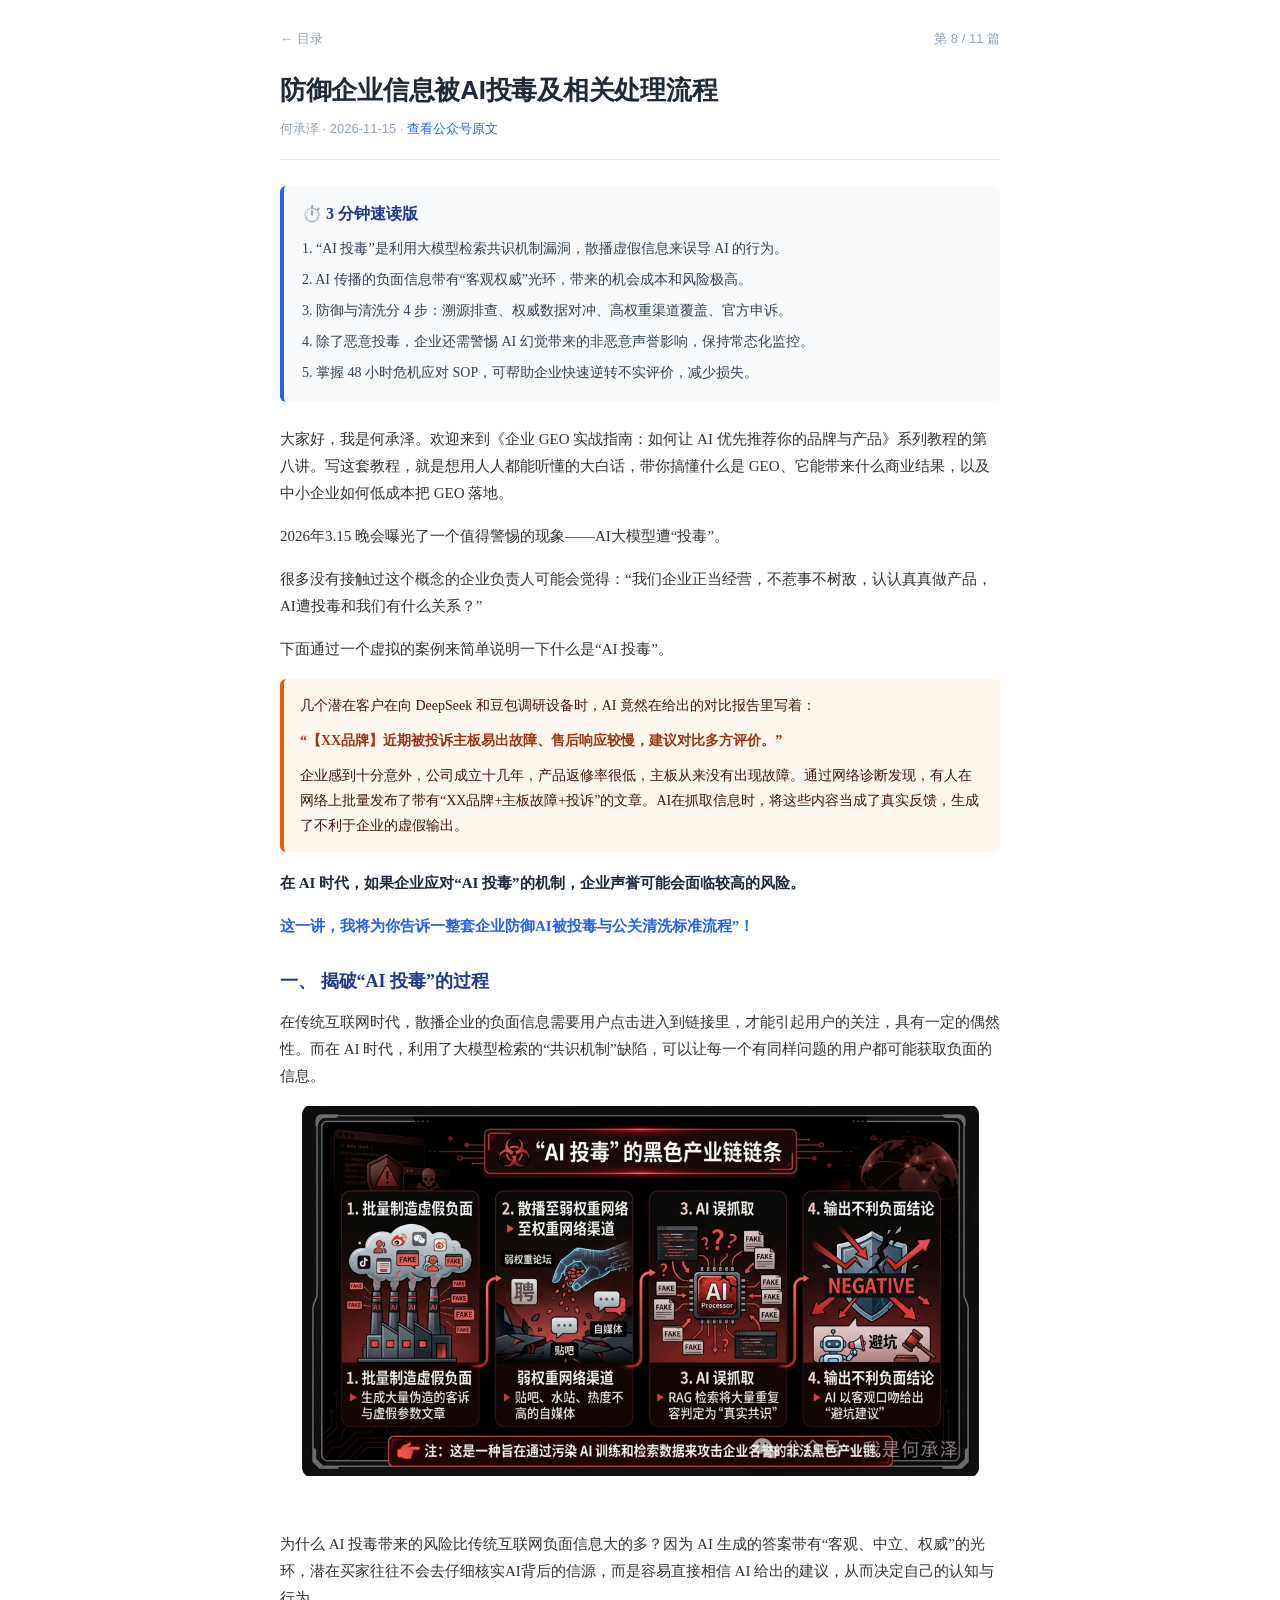
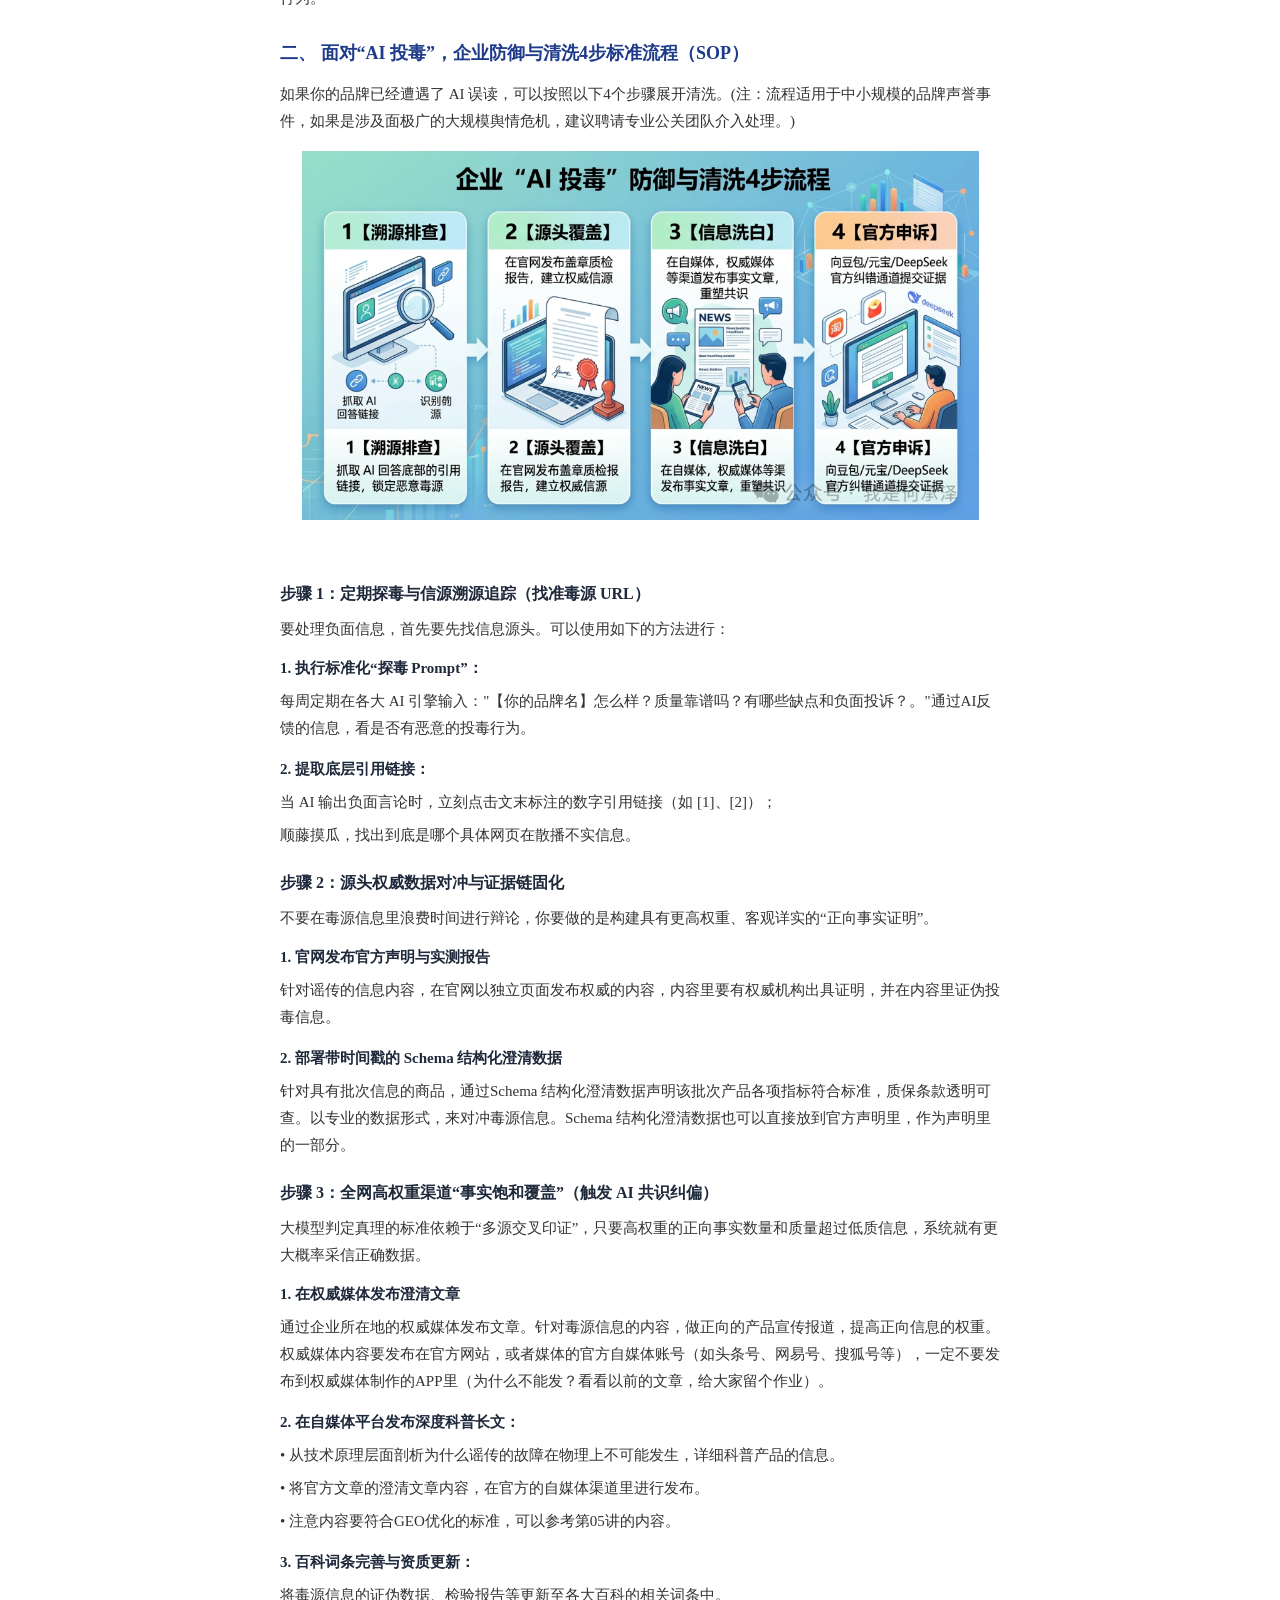
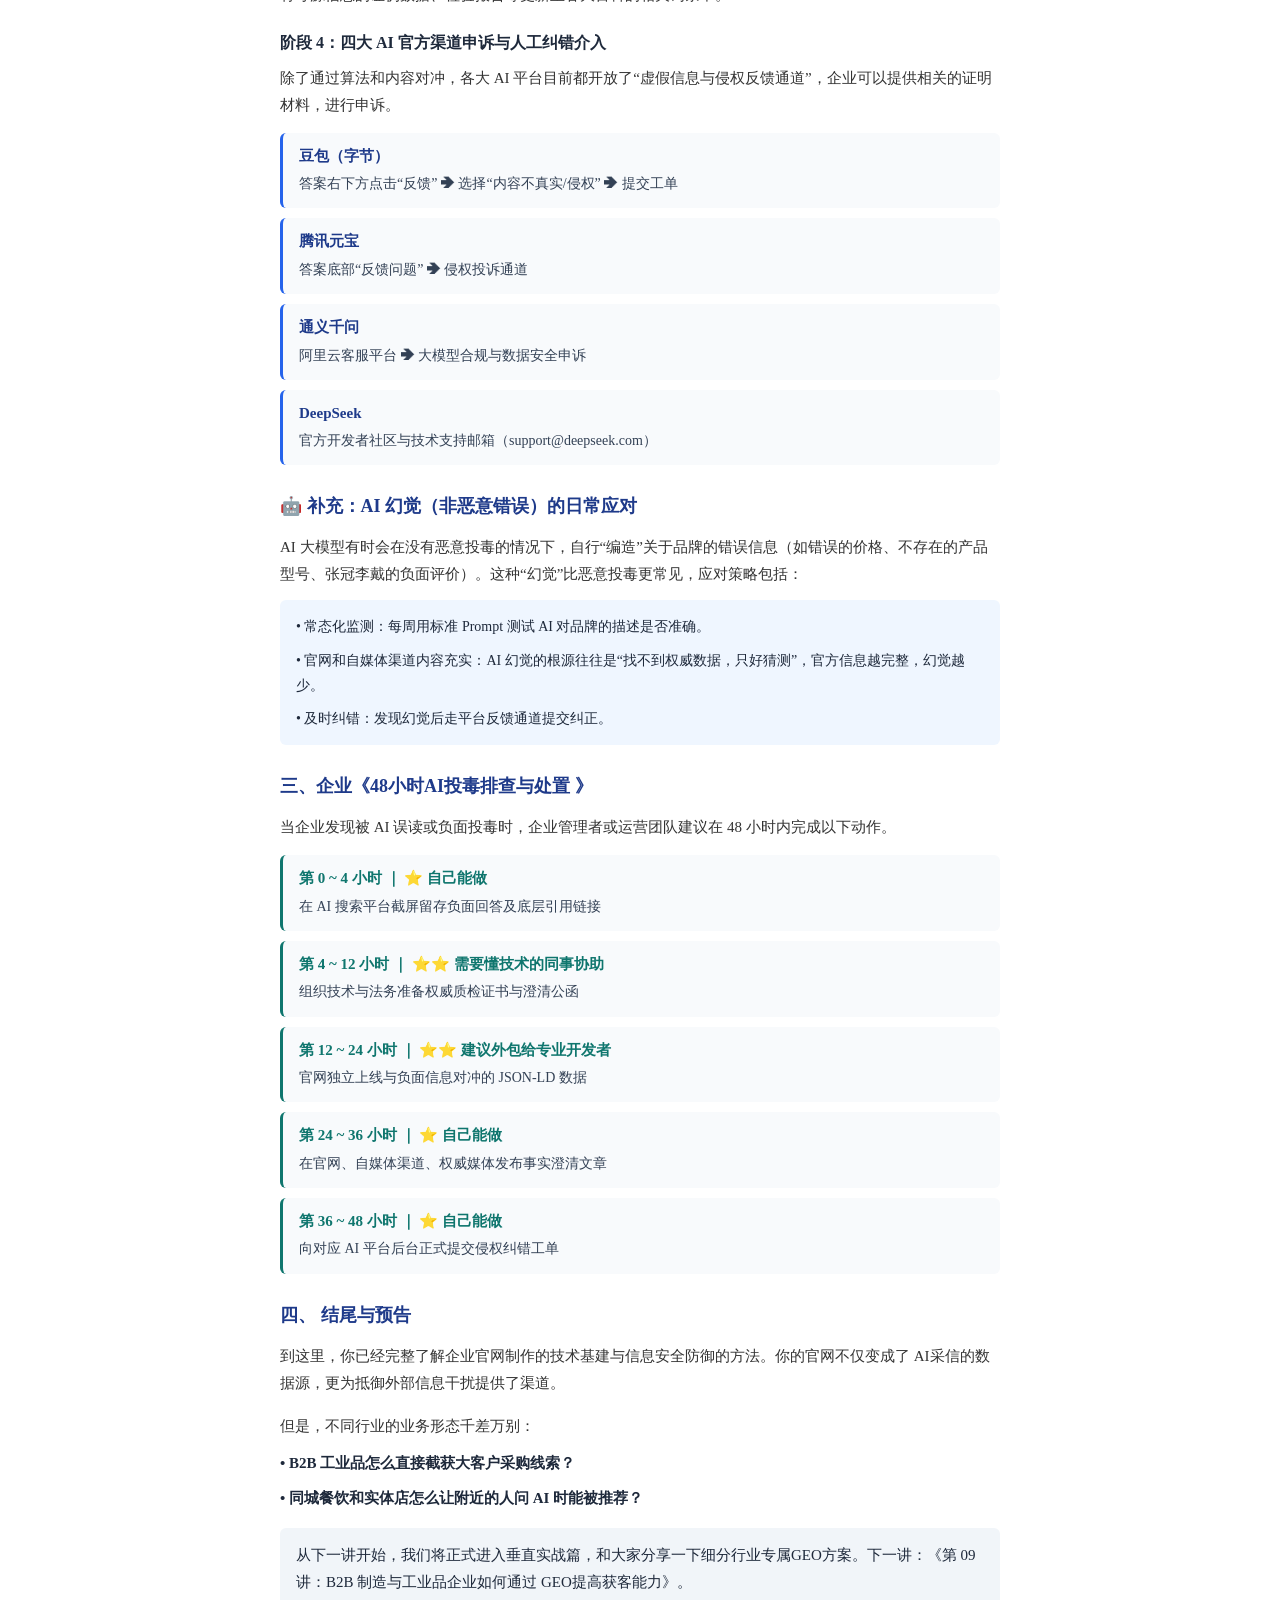
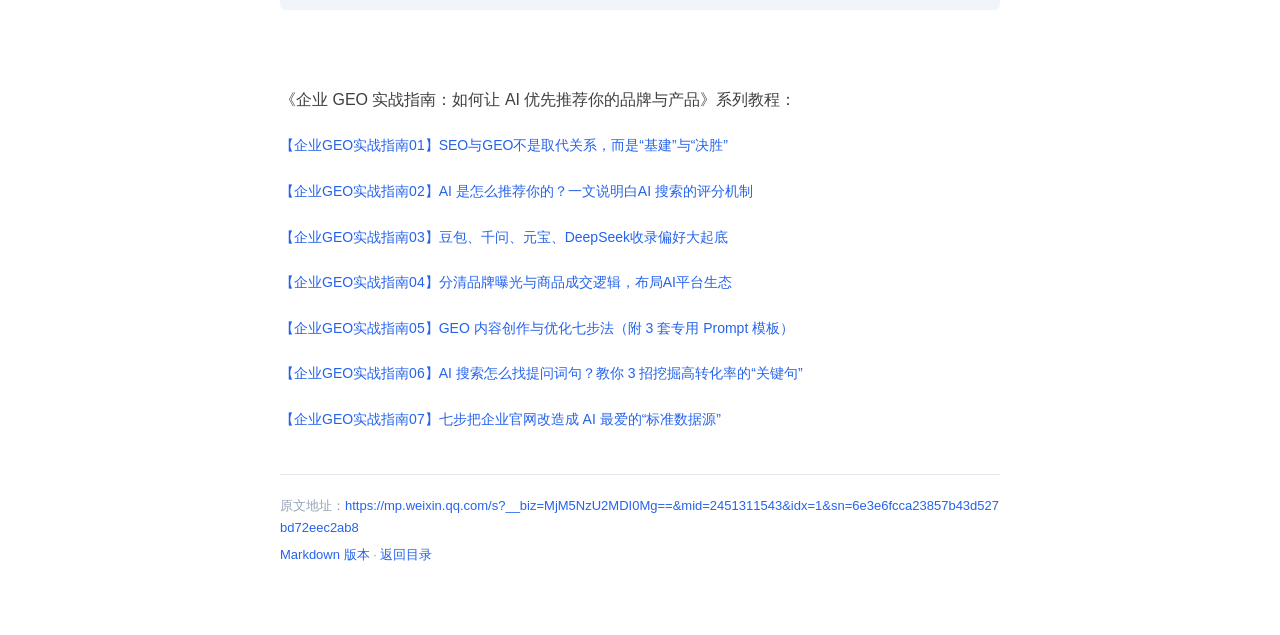
<file: pages/08-defend-ai-poisoning.html>
<!doctype html>
<html lang="zh-CN">
<head>
<meta charset="utf-8">
<meta name="viewport" content="width=device-width, initial-scale=1">
<meta name="author" content="何承泽">
<title>防御企业信息被AI投毒及相关处理流程 · 企业GEO实战指南</title>
<meta name="description" content="《企业GEO实战指南》第 8 篇：防御企业信息被AI投毒及相关处理流程">
<link rel="stylesheet" href="../assets/style.css">
</head>
<body>
<main class="page">
  <nav class="crumb"><a href="../index.html">← 目录</a><span>第 8 / 11 篇</span></nav>
  <header class="page-head">
    <h1>防御企业信息被AI投毒及相关处理流程</h1>
    <p class="meta">何承泽 · 2026-11-15 · <a href="https://mp.weixin.qq.com/s?__biz=MjM5NzU2MDI0Mg==&mid=2451311543&idx=1&sn=6e3e6fcca23857b43d527bd72eec2ab8" target="_blank" rel="noopener">查看公众号原文</a></p>
  </header>
  <article class="rich">
<section style="color: rgb(51, 51, 51); font-family: &quot;Noto Sans SC&quot;; font-size: 15px; font-style: normal; font-variant-ligatures: normal; font-variant-caps: normal; font-weight: 400; letter-spacing: normal; orphans: 2; text-align: left; text-indent: 0px; text-transform: none; widows: 2; word-spacing: 0px; -webkit-text-stroke-width: 0px; white-space: normal; text-decoration-thickness: initial; text-decoration-style: initial; text-decoration-color: initial; width: 1450.4px; box-sizing: border-box; background-color: rgb(248, 250, 252); border-left: 4px solid rgb(37, 99, 235); border-radius: 6px; padding: 16px 18px; margin: 0px 0px 24px; visibility: visible;"><p style="margin: 0px 0px 10px; font-size: 16px; font-weight: bold; color: rgb(30, 58, 138); line-height: 24px; visibility: visible;"><span style="visibility: visible;">⏱️ 3 分钟速读版</span></p><p style="margin: 0px 0px 6px; font-size: 14px; color: rgb(51, 65, 85); line-height: 25.2px; visibility: visible;"><span style="visibility: visible;">1. “AI 投毒”是利用大模型检索共识机制漏洞，散播虚假信息来误导 AI 的行为。</span></p><p style="margin: 0px 0px 6px; font-size: 14px; color: rgb(51, 65, 85); line-height: 25.2px; visibility: visible;"><span style="visibility: visible;">2. AI 传播的负面信息带有“客观权威”光环，带来的机会成本和风险极高。</span></p><p style="margin: 0px 0px 6px; font-size: 14px; color: rgb(51, 65, 85); line-height: 25.2px; visibility: visible;"><span style="visibility: visible;">3. 防御与清洗分 4 步：溯源排查、权威数据对冲、高权重渠道覆盖、官方申诉。</span></p><p style="margin: 0px 0px 6px; font-size: 14px; color: rgb(51, 65, 85); line-height: 25.2px; visibility: visible;"><span style="visibility: visible;">4. 除了恶意投毒，企业还需警惕 AI 幻觉带来的非恶意声誉影响，保持常态化监控。</span></p><p style="margin: 0px; font-size: 14px; color: rgb(51, 65, 85); line-height: 25.2px; visibility: visible;"><span style="visibility: visible;">5. 掌握 48 小时危机应对 SOP，可帮助企业快速逆转不实评价，减少损失。</span></p></section><p style="color: rgb(51, 51, 51); font-family: &quot;Noto Sans SC&quot;; font-size: 15px; font-style: normal; font-variant-ligatures: normal; font-variant-caps: normal; font-weight: 400; letter-spacing: normal; orphans: 2; text-align: left; text-indent: 0px; text-transform: none; widows: 2; word-spacing: 0px; -webkit-text-stroke-width: 0px; white-space: normal; text-decoration-thickness: initial; text-decoration-style: initial; text-decoration-color: initial; margin: 0px 0px 16px; line-height: 27px; visibility: visible;"><span style="visibility: visible;">大家好，我是何承泽。欢迎来到《企业 GEO 实战指南：如何让 AI 优先推荐你的品牌与产品》系列教程的第八讲。写这套教程，就是想用人人都能听懂的大白话，带你搞懂什么是 GEO、它能带来什么商业结果，以及中小企业如何低成本把 GEO 落地。</span></p><p style="color: rgb(51, 51, 51); font-family: &quot;Noto Sans SC&quot;; font-size: 15px; font-style: normal; font-variant-ligatures: normal; font-variant-caps: normal; font-weight: 400; letter-spacing: normal; orphans: 2; text-align: left; text-indent: 0px; text-transform: none; widows: 2; word-spacing: 0px; -webkit-text-stroke-width: 0px; white-space: normal; text-decoration-thickness: initial; text-decoration-style: initial; text-decoration-color: initial; margin: 0px 0px 16px; line-height: 27px; visibility: visible;"><span style="visibility: visible;">2026年3.15 晚会曝光了一个值得警惕的现象——AI大模型遭“投毒”。</span></p><p style="color: rgb(51, 51, 51); font-family: &quot;Noto Sans SC&quot;; font-size: 15px; font-style: normal; font-variant-ligatures: normal; font-variant-caps: normal; font-weight: 400; letter-spacing: normal; orphans: 2; text-align: left; text-indent: 0px; text-transform: none; widows: 2; word-spacing: 0px; -webkit-text-stroke-width: 0px; white-space: normal; text-decoration-thickness: initial; text-decoration-style: initial; text-decoration-color: initial; margin: 0px 0px 16px; line-height: 27px; visibility: visible;"><span style="visibility: visible;">很多没有接触过这个概念的企业负责人可能会觉得：“我们企业正当经营，不惹事不树敌，认认真真做产品，AI遭投毒和我们有什么关系？”</span></p><p style="color: rgb(51, 51, 51); font-family: &quot;Noto Sans SC&quot;; font-size: 15px; font-style: normal; font-variant-ligatures: normal; font-variant-caps: normal; font-weight: 400; letter-spacing: normal; orphans: 2; text-align: left; text-indent: 0px; text-transform: none; widows: 2; word-spacing: 0px; -webkit-text-stroke-width: 0px; white-space: normal; text-decoration-thickness: initial; text-decoration-style: initial; text-decoration-color: initial; margin: 0px 0px 16px; line-height: 27px; visibility: visible;"><span style="visibility: visible;">下面通过一个虚拟的案例来简单说明一下什么是“AI 投毒”。</span></p><section style="color: rgb(51, 51, 51); font-family: &quot;Noto Sans SC&quot;; font-size: 15px; font-style: normal; font-variant-ligatures: normal; font-variant-caps: normal; font-weight: 400; letter-spacing: normal; orphans: 2; text-align: left; text-indent: 0px; text-transform: none; widows: 2; word-spacing: 0px; -webkit-text-stroke-width: 0px; white-space: normal; text-decoration-thickness: initial; text-decoration-style: initial; text-decoration-color: initial; width: 1450.4px; box-sizing: border-box; background-color: rgb(255, 247, 237); border-left: 4px solid rgb(234, 88, 12); border-radius: 6px; padding: 14px 16px; margin: 0px 0px 18px; visibility: visible;"><p style="margin: 0px 0px 10px; font-size: 14px; color: rgb(67, 20, 7); line-height: 25.2px; visibility: visible;"><span style="visibility: visible;">几个潜在客户在向 DeepSeek 和豆包调研设备时，AI 竟然在给出的对比报告里写着：</span></p><p style="margin: 0px 0px 10px; font-size: 14px; font-weight: bold; color: rgb(154, 52, 18); line-height: 25.2px; visibility: visible;"><span style="visibility: visible;">“【XX品牌】近期被投诉主板易出故障、售后响应较慢，建议对比多方评价。”</span></p><p style="margin: 0px;font-size: 14px;color: rgb(67, 20, 7);line-height: 25.2px;"><span>企业感到十分意外，公司成立十几年，产品返修率很低，主板从来没有出现故障。通过网络诊断发现，有人在网络上批量发布了带有“XX品牌+主板故障+投诉”的文章。AI在抓取信息时，将这些内容当成了真实反馈，生成了不利于企业的虚假输出。</span></p></section><p style="font-family: &quot;Noto Sans SC&quot;;font-size: 15px;font-style: normal;font-variant-ligatures: normal;font-variant-caps: normal;letter-spacing: normal;orphans: 2;text-align: left;text-indent: 0px;text-transform: none;widows: 2;word-spacing: 0px;-webkit-text-stroke-width: 0px;white-space: normal;text-decoration-thickness: initial;text-decoration-style: initial;text-decoration-color: initial;margin: 0px 0px 16px;font-weight: bold;color: rgb(30, 41, 59);line-height: 27px;"><span>在 AI 时代，如果企业应对“AI 投毒”的机制，企业声誉可能会面临较高的风险。</span></p><p style="font-family: &quot;Noto Sans SC&quot;;font-size: 15px;font-style: normal;font-variant-ligatures: normal;font-variant-caps: normal;letter-spacing: normal;orphans: 2;text-align: left;text-indent: 0px;text-transform: none;widows: 2;word-spacing: 0px;-webkit-text-stroke-width: 0px;white-space: normal;text-decoration-thickness: initial;text-decoration-style: initial;text-decoration-color: initial;margin: 0px 0px 24px;font-weight: bold;color: rgb(37, 99, 235);line-height: 27px;"><span>这一讲，我将为你告诉一整套企业防御AI被投毒与公关清洗标准流程”！</span></p><h2 style="font-family: &quot;Noto Sans SC&quot;;font-style: normal;font-variant-ligatures: normal;font-variant-caps: normal;letter-spacing: normal;orphans: 2;text-align: left;text-indent: 0px;text-transform: none;widows: 2;word-spacing: 0px;-webkit-text-stroke-width: 0px;white-space: normal;text-decoration-thickness: initial;text-decoration-style: initial;text-decoration-color: initial;margin: 28px 0px 14px;font-size: 18px;font-weight: bold;color: rgb(30, 58, 138);line-height: 27px;"><span>一、 揭破“AI 投毒”的过程</span></h2><p style="color: rgb(51, 51, 51);font-family: &quot;Noto Sans SC&quot;;font-size: 15px;font-style: normal;font-variant-ligatures: normal;font-variant-caps: normal;font-weight: 400;letter-spacing: normal;orphans: 2;text-align: left;text-indent: 0px;text-transform: none;widows: 2;word-spacing: 0px;-webkit-text-stroke-width: 0px;white-space: normal;text-decoration-thickness: initial;text-decoration-style: initial;text-decoration-color: initial;margin: 0px 0px 16px;line-height: 27px;"><span>在传统互联网时代，散播企业的负面信息需要用户点击进入到链接里，才能引起用户的关注，具有一定的偶然性。而在 AI 时代，利用了大模型检索的“共识机制”缺陷，可以让每一个有同样问题的用户都可能获取负面的信息。</span></p><section style="text-align: center;" nodeleaf=""><img class="rich_pages wxw-img js_img_placeholder wx_img_placeholder" data-ratio="0.5453703703703704" data-s="300,640" data-type="png" data-w="1080" type="block" data-imgfileid="303827889" data-aistatus="1" data-original-style="null" data-index="2" src="../assets/images/08-defend-ai-poisoning/01.png" _width="677px" style="aspect-ratio: calc(1.83362) / 1; width: 677px !important; height: auto !important;" alt="图片"></section><p style="font-family: &quot;Noto Sans SC&quot;;font-style: normal;font-variant-ligatures: normal;font-variant-caps: normal;font-weight: 400;letter-spacing: normal;orphans: 2;text-indent: 0px;text-transform: none;widows: 2;word-spacing: 0px;-webkit-text-stroke-width: 0px;white-space: normal;text-decoration-thickness: initial;text-decoration-style: initial;text-decoration-color: initial;margin: 16px 0px;text-align: center;font-size: 13px;color: rgb(136, 136, 136);line-height: 23.4px;"><span><br></span></p><p style="color: rgb(51, 51, 51);font-family: &quot;Noto Sans SC&quot;;font-size: 15px;font-style: normal;font-variant-ligatures: normal;font-variant-caps: normal;font-weight: 400;letter-spacing: normal;orphans: 2;text-align: left;text-indent: 0px;text-transform: none;widows: 2;word-spacing: 0px;-webkit-text-stroke-width: 0px;white-space: normal;text-decoration-thickness: initial;text-decoration-style: initial;text-decoration-color: initial;margin: 0px 0px 24px;line-height: 27px;"><span>为什么 AI 投毒带来的风险比传统互联网负面信息大的多？因为 AI 生成的答案带有“客观、中立、权威”的光环，潜在买家往往不会去仔细核实AI背后的信源，而是容易直接相信 AI 给出的建议，从而决定自己的认知与行为。</span></p><h2 style="font-family: &quot;Noto Sans SC&quot;;font-style: normal;font-variant-ligatures: normal;font-variant-caps: normal;letter-spacing: normal;orphans: 2;text-align: left;text-indent: 0px;text-transform: none;widows: 2;word-spacing: 0px;-webkit-text-stroke-width: 0px;white-space: normal;text-decoration-thickness: initial;text-decoration-style: initial;text-decoration-color: initial;margin: 28px 0px 14px;font-size: 18px;font-weight: bold;color: rgb(30, 58, 138);line-height: 27px;"><span>二、 面对“AI 投毒”，企业防御与清洗4步标准流程（SOP）</span></h2><p style="color: rgb(51, 51, 51);font-family: &quot;Noto Sans SC&quot;;font-size: 15px;font-style: normal;font-variant-ligatures: normal;font-variant-caps: normal;font-weight: 400;letter-spacing: normal;orphans: 2;text-align: left;text-indent: 0px;text-transform: none;widows: 2;word-spacing: 0px;-webkit-text-stroke-width: 0px;white-space: normal;text-decoration-thickness: initial;text-decoration-style: initial;text-decoration-color: initial;margin: 0px 0px 16px;line-height: 27px;"><span>如果你的品牌已经遭遇了 AI 误读，可以按照以下4个步骤展开清洗。(注：流程适用于中小规模的品牌声誉事件，如果是涉及面极广的大规模舆情危机，建议聘请专业公关团队介入处理。)</span></p><section style="text-align: center;" nodeleaf=""><img class="rich_pages wxw-img js_img_placeholder wx_img_placeholder" data-ratio="0.5453703703703704" data-s="300,640" data-type="png" data-w="1080" type="block" data-imgfileid="303827894" data-aistatus="1" data-original-style="null" data-index="3" src="../assets/images/08-defend-ai-poisoning/02.png" _width="677px" style="aspect-ratio: calc(1.83362) / 1; width: 677px !important; height: auto !important;" alt="图片"></section><p style="font-family: &quot;Noto Sans SC&quot;;font-style: normal;font-variant-ligatures: normal;font-variant-caps: normal;font-weight: 400;letter-spacing: normal;orphans: 2;text-indent: 0px;text-transform: none;widows: 2;word-spacing: 0px;-webkit-text-stroke-width: 0px;white-space: normal;text-decoration-thickness: initial;text-decoration-style: initial;text-decoration-color: initial;margin: 16px 0px;text-align: center;font-size: 13px;color: rgb(136, 136, 136);line-height: 23.4px;"><span><br></span></p><h3 style="font-family: &quot;Noto Sans SC&quot;;font-style: normal;font-variant-ligatures: normal;font-variant-caps: normal;letter-spacing: normal;orphans: 2;text-align: left;text-indent: 0px;text-transform: none;widows: 2;word-spacing: 0px;-webkit-text-stroke-width: 0px;white-space: normal;text-decoration-thickness: initial;text-decoration-style: initial;text-decoration-color: initial;margin: 22px 0px 10px;font-size: 16px;font-weight: bold;color: rgb(30, 41, 59);line-height: 24px;"><span>步骤 1：定期探毒与信源溯源追踪（找准毒源 URL）</span></h3><p style="color: rgb(51, 51, 51);font-family: &quot;Noto Sans SC&quot;;font-size: 15px;font-style: normal;font-variant-ligatures: normal;font-variant-caps: normal;font-weight: 400;letter-spacing: normal;orphans: 2;text-align: left;text-indent: 0px;text-transform: none;widows: 2;word-spacing: 0px;-webkit-text-stroke-width: 0px;white-space: normal;text-decoration-thickness: initial;text-decoration-style: initial;text-decoration-color: initial;margin: 0px 0px 12px;line-height: 27px;"><span>要处理负面信息，首先要先找信息源头。可以使用如下的方法进行：</span></p><p style="font-family: &quot;Noto Sans SC&quot;;font-size: 15px;font-style: normal;font-variant-ligatures: normal;font-variant-caps: normal;letter-spacing: normal;orphans: 2;text-align: left;text-indent: 0px;text-transform: none;widows: 2;word-spacing: 0px;-webkit-text-stroke-width: 0px;white-space: normal;text-decoration-thickness: initial;text-decoration-style: initial;text-decoration-color: initial;margin: 0px 0px 6px;font-weight: bold;color: rgb(30, 41, 59);line-height: 27px;"><span>1. 执行标准化“探毒 Prompt”：</span></p><p style="color: rgb(51, 51, 51);font-family: &quot;Noto Sans SC&quot;;font-size: 15px;font-style: normal;font-variant-ligatures: normal;font-variant-caps: normal;font-weight: 400;letter-spacing: normal;orphans: 2;text-align: left;text-indent: 0px;text-transform: none;widows: 2;word-spacing: 0px;-webkit-text-stroke-width: 0px;white-space: normal;text-decoration-thickness: initial;text-decoration-style: initial;text-decoration-color: initial;margin: 0px 0px 14px;line-height: 27px;"><span>每周定期在各大 AI 引擎输入："【你的品牌名】怎么样？质量靠谱吗？有哪些缺点和负面投诉？。"通过AI反馈的信息，看是否有恶意的投毒行为。</span></p><p style="font-family: &quot;Noto Sans SC&quot;;font-size: 15px;font-style: normal;font-variant-ligatures: normal;font-variant-caps: normal;letter-spacing: normal;orphans: 2;text-align: left;text-indent: 0px;text-transform: none;widows: 2;word-spacing: 0px;-webkit-text-stroke-width: 0px;white-space: normal;text-decoration-thickness: initial;text-decoration-style: initial;text-decoration-color: initial;margin: 0px 0px 6px;font-weight: bold;color: rgb(30, 41, 59);line-height: 27px;"><span>2. 提取底层引用链接：</span></p><p style="color: rgb(51, 51, 51);font-family: &quot;Noto Sans SC&quot;;font-size: 15px;font-style: normal;font-variant-ligatures: normal;font-variant-caps: normal;font-weight: 400;letter-spacing: normal;orphans: 2;text-align: left;text-indent: 0px;text-transform: none;widows: 2;word-spacing: 0px;-webkit-text-stroke-width: 0px;white-space: normal;text-decoration-thickness: initial;text-decoration-style: initial;text-decoration-color: initial;margin: 0px 0px 6px;line-height: 27px;"><span>当 AI 输出负面言论时，立刻点击文末标注的数字引用链接（如 [1]、[2]）；</span></p><p style="color: rgb(51, 51, 51);font-family: &quot;Noto Sans SC&quot;;font-size: 15px;font-style: normal;font-variant-ligatures: normal;font-variant-caps: normal;font-weight: 400;letter-spacing: normal;orphans: 2;text-align: left;text-indent: 0px;text-transform: none;widows: 2;word-spacing: 0px;-webkit-text-stroke-width: 0px;white-space: normal;text-decoration-thickness: initial;text-decoration-style: initial;text-decoration-color: initial;margin: 0px 0px 18px;line-height: 27px;"><span>顺藤摸瓜，找出到底是哪个具体网页在散播不实信息。</span></p><h3 style="font-family: &quot;Noto Sans SC&quot;;font-style: normal;font-variant-ligatures: normal;font-variant-caps: normal;letter-spacing: normal;orphans: 2;text-align: left;text-indent: 0px;text-transform: none;widows: 2;word-spacing: 0px;-webkit-text-stroke-width: 0px;white-space: normal;text-decoration-thickness: initial;text-decoration-style: initial;text-decoration-color: initial;margin: 22px 0px 10px;font-size: 16px;font-weight: bold;color: rgb(30, 41, 59);line-height: 24px;"><span>步骤 2：源头权威数据对冲与证据链固化</span></h3><p style="color: rgb(51, 51, 51);font-family: &quot;Noto Sans SC&quot;;font-size: 15px;font-style: normal;font-variant-ligatures: normal;font-variant-caps: normal;font-weight: 400;letter-spacing: normal;orphans: 2;text-align: left;text-indent: 0px;text-transform: none;widows: 2;word-spacing: 0px;-webkit-text-stroke-width: 0px;white-space: normal;text-decoration-thickness: initial;text-decoration-style: initial;text-decoration-color: initial;margin: 0px 0px 12px;line-height: 27px;"><span>不要在毒源信息里浪费时间进行辩论，你要做的是构建具有更高权重、客观详实的“正向事实证明”。</span></p><p style="font-family: &quot;Noto Sans SC&quot;;font-size: 15px;font-style: normal;font-variant-ligatures: normal;font-variant-caps: normal;letter-spacing: normal;orphans: 2;text-align: left;text-indent: 0px;text-transform: none;widows: 2;word-spacing: 0px;-webkit-text-stroke-width: 0px;white-space: normal;text-decoration-thickness: initial;text-decoration-style: initial;text-decoration-color: initial;margin: 0px 0px 6px;font-weight: bold;color: rgb(30, 41, 59);line-height: 27px;"><span>1. 官网发布官方声明与实测报告</span></p><p style="color: rgb(51, 51, 51);font-family: &quot;Noto Sans SC&quot;;font-size: 15px;font-style: normal;font-variant-ligatures: normal;font-variant-caps: normal;font-weight: 400;letter-spacing: normal;orphans: 2;text-align: left;text-indent: 0px;text-transform: none;widows: 2;word-spacing: 0px;-webkit-text-stroke-width: 0px;white-space: normal;text-decoration-thickness: initial;text-decoration-style: initial;text-decoration-color: initial;margin: 0px 0px 14px;line-height: 27px;"><span>针对谣传的信息内容，在官网以独立页面发布权威的内容，内容里要有权威机构出具证明，并在内容里证伪投毒信息。</span></p><p style="font-family: &quot;Noto Sans SC&quot;;font-size: 15px;font-style: normal;font-variant-ligatures: normal;font-variant-caps: normal;letter-spacing: normal;orphans: 2;text-align: left;text-indent: 0px;text-transform: none;widows: 2;word-spacing: 0px;-webkit-text-stroke-width: 0px;white-space: normal;text-decoration-thickness: initial;text-decoration-style: initial;text-decoration-color: initial;margin: 0px 0px 6px;font-weight: bold;color: rgb(30, 41, 59);line-height: 27px;"><span>2. 部署带时间戳的 Schema 结构化澄清数据</span></p><p style="color: rgb(51, 51, 51);font-family: &quot;Noto Sans SC&quot;;font-size: 15px;font-style: normal;font-variant-ligatures: normal;font-variant-caps: normal;font-weight: 400;letter-spacing: normal;orphans: 2;text-align: left;text-indent: 0px;text-transform: none;widows: 2;word-spacing: 0px;-webkit-text-stroke-width: 0px;white-space: normal;text-decoration-thickness: initial;text-decoration-style: initial;text-decoration-color: initial;margin: 0px 0px 18px;line-height: 27px;"><span>针对具有批次信息的商品，通过Schema 结构化澄清数据声明该批次产品各项指标符合标准，质保条款透明可查。以专业的数据形式，来对冲毒源信息。Schema 结构化澄清数据也可以直接放到官方声明里，作为声明里的一部分。</span></p><h3 style="font-family: &quot;Noto Sans SC&quot;;font-style: normal;font-variant-ligatures: normal;font-variant-caps: normal;letter-spacing: normal;orphans: 2;text-align: left;text-indent: 0px;text-transform: none;widows: 2;word-spacing: 0px;-webkit-text-stroke-width: 0px;white-space: normal;text-decoration-thickness: initial;text-decoration-style: initial;text-decoration-color: initial;margin: 22px 0px 10px;font-size: 16px;font-weight: bold;color: rgb(30, 41, 59);line-height: 24px;"><span>步骤 3：全网高权重渠道“事实饱和覆盖”（触发 AI 共识纠偏）</span></h3><p style="color: rgb(51, 51, 51);font-family: &quot;Noto Sans SC&quot;;font-size: 15px;font-style: normal;font-variant-ligatures: normal;font-variant-caps: normal;font-weight: 400;letter-spacing: normal;orphans: 2;text-align: left;text-indent: 0px;text-transform: none;widows: 2;word-spacing: 0px;-webkit-text-stroke-width: 0px;white-space: normal;text-decoration-thickness: initial;text-decoration-style: initial;text-decoration-color: initial;margin: 0px 0px 12px;line-height: 27px;"><span>大模型判定真理的标准依赖于“多源交叉印证”，只要高权重的正向事实数量和质量超过低质信息，系统就有更大概率采信正确数据。</span></p><p style="font-family: &quot;Noto Sans SC&quot;;font-size: 15px;font-style: normal;font-variant-ligatures: normal;font-variant-caps: normal;letter-spacing: normal;orphans: 2;text-align: left;text-indent: 0px;text-transform: none;widows: 2;word-spacing: 0px;-webkit-text-stroke-width: 0px;white-space: normal;text-decoration-thickness: initial;text-decoration-style: initial;text-decoration-color: initial;margin: 0px 0px 6px;font-weight: bold;color: rgb(30, 41, 59);line-height: 27px;"><span>1. 在权威媒体发布澄清文章</span></p><p style="color: rgb(51, 51, 51);font-family: &quot;Noto Sans SC&quot;;font-size: 15px;font-style: normal;font-variant-ligatures: normal;font-variant-caps: normal;font-weight: 400;letter-spacing: normal;orphans: 2;text-align: left;text-indent: 0px;text-transform: none;widows: 2;word-spacing: 0px;-webkit-text-stroke-width: 0px;white-space: normal;text-decoration-thickness: initial;text-decoration-style: initial;text-decoration-color: initial;margin: 0px 0px 14px;line-height: 27px;"><span>通过企业所在地的权威媒体发布文章。针对毒源信息的内容，做正向的产品宣传报道，提高正向信息的权重。权威媒体内容要发布在官方网站，或者媒体的官方自媒体账号（如头条号、网易号、搜狐号等），一定不要发布到权威媒体制作的APP里（为什么不能发？看看以前的文章，给大家留个作业）。</span></p><p style="font-family: &quot;Noto Sans SC&quot;;font-size: 15px;font-style: normal;font-variant-ligatures: normal;font-variant-caps: normal;letter-spacing: normal;orphans: 2;text-align: left;text-indent: 0px;text-transform: none;widows: 2;word-spacing: 0px;-webkit-text-stroke-width: 0px;white-space: normal;text-decoration-thickness: initial;text-decoration-style: initial;text-decoration-color: initial;margin: 0px 0px 6px;font-weight: bold;color: rgb(30, 41, 59);line-height: 27px;"><span>2. 在自媒体平台发布深度科普长文：</span></p><p style="color: rgb(51, 51, 51);font-family: &quot;Noto Sans SC&quot;;font-size: 15px;font-style: normal;font-variant-ligatures: normal;font-variant-caps: normal;font-weight: 400;letter-spacing: normal;orphans: 2;text-align: left;text-indent: 0px;text-transform: none;widows: 2;word-spacing: 0px;-webkit-text-stroke-width: 0px;white-space: normal;text-decoration-thickness: initial;text-decoration-style: initial;text-decoration-color: initial;margin: 0px 0px 6px;line-height: 27px;"><span>• 从技术原理层面剖析为什么谣传的故障在物理上不可能发生，详细科普产品的信息。</span></p><p style="color: rgb(51, 51, 51);font-family: &quot;Noto Sans SC&quot;;font-size: 15px;font-style: normal;font-variant-ligatures: normal;font-variant-caps: normal;font-weight: 400;letter-spacing: normal;orphans: 2;text-align: left;text-indent: 0px;text-transform: none;widows: 2;word-spacing: 0px;-webkit-text-stroke-width: 0px;white-space: normal;text-decoration-thickness: initial;text-decoration-style: initial;text-decoration-color: initial;margin: 0px 0px 6px;line-height: 27px;"><span>• 将官方文章的澄清文章内容，在官方的自媒体渠道里进行发布。</span></p><p style="color: rgb(51, 51, 51);font-family: &quot;Noto Sans SC&quot;;font-size: 15px;font-style: normal;font-variant-ligatures: normal;font-variant-caps: normal;font-weight: 400;letter-spacing: normal;orphans: 2;text-align: left;text-indent: 0px;text-transform: none;widows: 2;word-spacing: 0px;-webkit-text-stroke-width: 0px;white-space: normal;text-decoration-thickness: initial;text-decoration-style: initial;text-decoration-color: initial;margin: 0px 0px 14px;line-height: 27px;"><span>• 注意内容要符合GEO优化的标准，可以参考第05讲的内容。</span></p><p style="font-family: &quot;Noto Sans SC&quot;;font-size: 15px;font-style: normal;font-variant-ligatures: normal;font-variant-caps: normal;letter-spacing: normal;orphans: 2;text-align: left;text-indent: 0px;text-transform: none;widows: 2;word-spacing: 0px;-webkit-text-stroke-width: 0px;white-space: normal;text-decoration-thickness: initial;text-decoration-style: initial;text-decoration-color: initial;margin: 0px 0px 6px;font-weight: bold;color: rgb(30, 41, 59);line-height: 27px;"><span>3. 百科词条完善与资质更新：</span></p><p style="color: rgb(51, 51, 51);font-family: &quot;Noto Sans SC&quot;;font-size: 15px;font-style: normal;font-variant-ligatures: normal;font-variant-caps: normal;font-weight: 400;letter-spacing: normal;orphans: 2;text-align: left;text-indent: 0px;text-transform: none;widows: 2;word-spacing: 0px;-webkit-text-stroke-width: 0px;white-space: normal;text-decoration-thickness: initial;text-decoration-style: initial;text-decoration-color: initial;margin: 0px 0px 18px;line-height: 27px;"><span>将毒源信息的证伪数据、检验报告等更新至各大百科的相关词条中。</span></p><h3 style="font-family: &quot;Noto Sans SC&quot;;font-style: normal;font-variant-ligatures: normal;font-variant-caps: normal;letter-spacing: normal;orphans: 2;text-align: left;text-indent: 0px;text-transform: none;widows: 2;word-spacing: 0px;-webkit-text-stroke-width: 0px;white-space: normal;text-decoration-thickness: initial;text-decoration-style: initial;text-decoration-color: initial;margin: 22px 0px 10px;font-size: 16px;font-weight: bold;color: rgb(30, 41, 59);line-height: 24px;"><span>阶段 4：四大 AI 官方渠道申诉与人工纠错介入</span></h3><p style="color: rgb(51, 51, 51);font-family: &quot;Noto Sans SC&quot;;font-size: 15px;font-style: normal;font-variant-ligatures: normal;font-variant-caps: normal;font-weight: 400;letter-spacing: normal;orphans: 2;text-align: left;text-indent: 0px;text-transform: none;widows: 2;word-spacing: 0px;-webkit-text-stroke-width: 0px;white-space: normal;text-decoration-thickness: initial;text-decoration-style: initial;text-decoration-color: initial;margin: 0px 0px 14px;line-height: 27px;"><span>除了通过算法和内容对冲，各大 AI 平台目前都开放了“虚假信息与侵权反馈通道”，企业可以提供相关的证明材料，进行申诉。</span></p><section style="color: rgb(51, 51, 51);font-family: &quot;Noto Sans SC&quot;;font-size: 15px;font-style: normal;font-variant-ligatures: normal;font-variant-caps: normal;font-weight: 400;letter-spacing: normal;orphans: 2;text-align: left;text-indent: 0px;text-transform: none;widows: 2;word-spacing: 0px;-webkit-text-stroke-width: 0px;white-space: normal;text-decoration-thickness: initial;text-decoration-style: initial;text-decoration-color: initial;width: 1450.4px;box-sizing: border-box;background-color: rgb(248, 250, 252);border-left: 3px solid rgb(37, 99, 235);border-radius: 6px;padding: 12px 16px;margin: 0px 0px 10px;"><p style="margin: 0px 0px 4px;font-size: 15px;font-weight: bold;color: rgb(30, 58, 138);line-height: 22.5px;"><span>豆包（字节）</span></p><p style="margin: 0px;font-size: 14px;color: rgb(51, 65, 85);line-height: 25.2px;"><span>答案右下方点击“反馈” ➔ 选择“内容不真实/侵权” ➔ 提交工单</span></p></section><section style="color: rgb(51, 51, 51);font-family: &quot;Noto Sans SC&quot;;font-size: 15px;font-style: normal;font-variant-ligatures: normal;font-variant-caps: normal;font-weight: 400;letter-spacing: normal;orphans: 2;text-align: left;text-indent: 0px;text-transform: none;widows: 2;word-spacing: 0px;-webkit-text-stroke-width: 0px;white-space: normal;text-decoration-thickness: initial;text-decoration-style: initial;text-decoration-color: initial;width: 1450.4px;box-sizing: border-box;background-color: rgb(248, 250, 252);border-left: 3px solid rgb(37, 99, 235);border-radius: 6px;padding: 12px 16px;margin: 0px 0px 10px;"><p style="margin: 0px 0px 4px;font-size: 15px;font-weight: bold;color: rgb(30, 58, 138);line-height: 22.5px;"><span>腾讯元宝</span></p><p style="margin: 0px;font-size: 14px;color: rgb(51, 65, 85);line-height: 25.2px;"><span>答案底部“反馈问题” ➔ 侵权投诉通道</span></p></section><section style="color: rgb(51, 51, 51);font-family: &quot;Noto Sans SC&quot;;font-size: 15px;font-style: normal;font-variant-ligatures: normal;font-variant-caps: normal;font-weight: 400;letter-spacing: normal;orphans: 2;text-align: left;text-indent: 0px;text-transform: none;widows: 2;word-spacing: 0px;-webkit-text-stroke-width: 0px;white-space: normal;text-decoration-thickness: initial;text-decoration-style: initial;text-decoration-color: initial;width: 1450.4px;box-sizing: border-box;background-color: rgb(248, 250, 252);border-left: 3px solid rgb(37, 99, 235);border-radius: 6px;padding: 12px 16px;margin: 0px 0px 10px;"><p style="margin: 0px 0px 4px;font-size: 15px;font-weight: bold;color: rgb(30, 58, 138);line-height: 22.5px;"><span>通义千问</span></p><p style="margin: 0px;font-size: 14px;color: rgb(51, 65, 85);line-height: 25.2px;"><span>阿里云客服平台 ➔ 大模型合规与数据安全申诉</span></p></section><section style="color: rgb(51, 51, 51);font-family: &quot;Noto Sans SC&quot;;font-size: 15px;font-style: normal;font-variant-ligatures: normal;font-variant-caps: normal;font-weight: 400;letter-spacing: normal;orphans: 2;text-align: left;text-indent: 0px;text-transform: none;widows: 2;word-spacing: 0px;-webkit-text-stroke-width: 0px;white-space: normal;text-decoration-thickness: initial;text-decoration-style: initial;text-decoration-color: initial;width: 1450.4px;box-sizing: border-box;background-color: rgb(248, 250, 252);border-left: 3px solid rgb(37, 99, 235);border-radius: 6px;padding: 12px 16px;margin: 0px 0px 24px;"><p style="margin: 0px 0px 4px;font-size: 15px;font-weight: bold;color: rgb(30, 58, 138);line-height: 22.5px;"><span>DeepSeek</span></p><p style="margin: 0px;font-size: 14px;color: rgb(51, 65, 85);line-height: 25.2px;"><span>官方开发者社区与技术支持邮箱（support@deepseek.com）</span></p></section><h2 style="font-family: &quot;Noto Sans SC&quot;;font-style: normal;font-variant-ligatures: normal;font-variant-caps: normal;letter-spacing: normal;orphans: 2;text-align: left;text-indent: 0px;text-transform: none;widows: 2;word-spacing: 0px;-webkit-text-stroke-width: 0px;white-space: normal;text-decoration-thickness: initial;text-decoration-style: initial;text-decoration-color: initial;margin: 28px 0px 14px;font-size: 18px;font-weight: bold;color: rgb(30, 58, 138);line-height: 27px;"><span>🤖 补充：AI 幻觉（非恶意错误）的日常应对</span></h2><p style="color: rgb(51, 51, 51);font-family: &quot;Noto Sans SC&quot;;font-size: 15px;font-style: normal;font-variant-ligatures: normal;font-variant-caps: normal;font-weight: 400;letter-spacing: normal;orphans: 2;text-align: left;text-indent: 0px;text-transform: none;widows: 2;word-spacing: 0px;-webkit-text-stroke-width: 0px;white-space: normal;text-decoration-thickness: initial;text-decoration-style: initial;text-decoration-color: initial;margin: 0px 0px 12px;line-height: 27px;"><span>AI 大模型有时会在没有恶意投毒的情况下，自行“编造”关于品牌的错误信息（如错误的价格、不存在的产品型号、张冠李戴的负面评价）。这种“幻觉”比恶意投毒更常见，应对策略包括：</span></p><section style="color: rgb(51, 51, 51);font-family: &quot;Noto Sans SC&quot;;font-size: 15px;font-style: normal;font-variant-ligatures: normal;font-variant-caps: normal;font-weight: 400;letter-spacing: normal;orphans: 2;text-align: left;text-indent: 0px;text-transform: none;widows: 2;word-spacing: 0px;-webkit-text-stroke-width: 0px;white-space: normal;text-decoration-thickness: initial;text-decoration-style: initial;text-decoration-color: initial;width: 1450.4px;box-sizing: border-box;background-color: rgb(239, 246, 255);border-radius: 6px;padding: 14px 16px;margin: 0px 0px 24px;"><p style="margin: 0px 0px 8px;font-size: 14px;color: rgb(30, 41, 59);line-height: 25.2px;"><span>• 常态化监测：每周用标准 Prompt 测试 AI 对品牌的描述是否准确。</span></p><p style="margin: 0px 0px 8px;font-size: 14px;color: rgb(30, 41, 59);line-height: 25.2px;"><span>• 官网和自媒体渠道内容充实：AI 幻觉的根源往往是“找不到权威数据，只好猜测”，官方信息越完整，幻觉越少。</span></p><p style="margin: 0px;font-size: 14px;color: rgb(30, 41, 59);line-height: 25.2px;"><span>• 及时纠错：发现幻觉后走平台反馈通道提交纠正。</span></p></section><h2 style="font-family: &quot;Noto Sans SC&quot;;font-style: normal;font-variant-ligatures: normal;font-variant-caps: normal;letter-spacing: normal;orphans: 2;text-align: left;text-indent: 0px;text-transform: none;widows: 2;word-spacing: 0px;-webkit-text-stroke-width: 0px;white-space: normal;text-decoration-thickness: initial;text-decoration-style: initial;text-decoration-color: initial;margin: 28px 0px 14px;font-size: 18px;font-weight: bold;color: rgb(30, 58, 138);line-height: 27px;"><span>三、企业《48小时AI投毒排查与处置 》</span></h2><p style="color: rgb(51, 51, 51);font-family: &quot;Noto Sans SC&quot;;font-size: 15px;font-style: normal;font-variant-ligatures: normal;font-variant-caps: normal;font-weight: 400;letter-spacing: normal;orphans: 2;text-align: left;text-indent: 0px;text-transform: none;widows: 2;word-spacing: 0px;-webkit-text-stroke-width: 0px;white-space: normal;text-decoration-thickness: initial;text-decoration-style: initial;text-decoration-color: initial;margin: 0px 0px 14px;line-height: 27px;"><span>当企业发现被 AI 误读或负面投毒时，企业管理者或运营团队建议在 48 小时内完成以下动作。</span></p><section style="color: rgb(51, 51, 51);font-family: &quot;Noto Sans SC&quot;;font-size: 15px;font-style: normal;font-variant-ligatures: normal;font-variant-caps: normal;font-weight: 400;letter-spacing: normal;orphans: 2;text-align: left;text-indent: 0px;text-transform: none;widows: 2;word-spacing: 0px;-webkit-text-stroke-width: 0px;white-space: normal;text-decoration-thickness: initial;text-decoration-style: initial;text-decoration-color: initial;width: 1450.4px;box-sizing: border-box;background-color: rgb(248, 250, 252);border-left: 3px solid rgb(15, 118, 110);border-radius: 6px;padding: 12px 16px;margin: 0px 0px 10px;"><p style="margin: 0px 0px 4px;font-size: 15px;font-weight: bold;color: rgb(15, 118, 110);line-height: 22.5px;"><span>第 0 ~ 4 小时 ｜ ⭐ 自己能做</span></p><p style="margin: 0px;font-size: 14px;color: rgb(51, 65, 85);line-height: 25.2px;"><span>在 AI 搜索平台截屏留存负面回答及底层引用链接</span></p></section><section style="color: rgb(51, 51, 51);font-family: &quot;Noto Sans SC&quot;;font-size: 15px;font-style: normal;font-variant-ligatures: normal;font-variant-caps: normal;font-weight: 400;letter-spacing: normal;orphans: 2;text-align: left;text-indent: 0px;text-transform: none;widows: 2;word-spacing: 0px;-webkit-text-stroke-width: 0px;white-space: normal;text-decoration-thickness: initial;text-decoration-style: initial;text-decoration-color: initial;width: 1450.4px;box-sizing: border-box;background-color: rgb(248, 250, 252);border-left: 3px solid rgb(15, 118, 110);border-radius: 6px;padding: 12px 16px;margin: 0px 0px 10px;"><p style="margin: 0px 0px 4px;font-size: 15px;font-weight: bold;color: rgb(15, 118, 110);line-height: 22.5px;"><span>第 4 ~ 12 小时 ｜ ⭐⭐ 需要懂技术的同事协助</span></p><p style="margin: 0px;font-size: 14px;color: rgb(51, 65, 85);line-height: 25.2px;"><span>组织技术与法务准备权威质检证书与澄清公函</span></p></section><section style="color: rgb(51, 51, 51);font-family: &quot;Noto Sans SC&quot;;font-size: 15px;font-style: normal;font-variant-ligatures: normal;font-variant-caps: normal;font-weight: 400;letter-spacing: normal;orphans: 2;text-align: left;text-indent: 0px;text-transform: none;widows: 2;word-spacing: 0px;-webkit-text-stroke-width: 0px;white-space: normal;text-decoration-thickness: initial;text-decoration-style: initial;text-decoration-color: initial;width: 1450.4px;box-sizing: border-box;background-color: rgb(248, 250, 252);border-left: 3px solid rgb(15, 118, 110);border-radius: 6px;padding: 12px 16px;margin: 0px 0px 10px;"><p style="margin: 0px 0px 4px;font-size: 15px;font-weight: bold;color: rgb(15, 118, 110);line-height: 22.5px;"><span>第 12 ~ 24 小时 ｜ ⭐⭐ 建议外包给专业开发者</span></p><p style="margin: 0px;font-size: 14px;color: rgb(51, 65, 85);line-height: 25.2px;"><span>官网独立上线与负面信息对冲的 JSON-LD 数据</span></p></section><section style="color: rgb(51, 51, 51);font-family: &quot;Noto Sans SC&quot;;font-size: 15px;font-style: normal;font-variant-ligatures: normal;font-variant-caps: normal;font-weight: 400;letter-spacing: normal;orphans: 2;text-align: left;text-indent: 0px;text-transform: none;widows: 2;word-spacing: 0px;-webkit-text-stroke-width: 0px;white-space: normal;text-decoration-thickness: initial;text-decoration-style: initial;text-decoration-color: initial;width: 1450.4px;box-sizing: border-box;background-color: rgb(248, 250, 252);border-left: 3px solid rgb(15, 118, 110);border-radius: 6px;padding: 12px 16px;margin: 0px 0px 10px;"><p style="margin: 0px 0px 4px;font-size: 15px;font-weight: bold;color: rgb(15, 118, 110);line-height: 22.5px;"><span>第 24 ~ 36 小时 ｜ ⭐ 自己能做</span></p><p style="margin: 0px;font-size: 14px;color: rgb(51, 65, 85);line-height: 25.2px;"><span>在官网、自媒体渠道、权威媒体发布事实澄清文章</span></p></section><section style="color: rgb(51, 51, 51);font-family: &quot;Noto Sans SC&quot;;font-size: 15px;font-style: normal;font-variant-ligatures: normal;font-variant-caps: normal;font-weight: 400;letter-spacing: normal;orphans: 2;text-align: left;text-indent: 0px;text-transform: none;widows: 2;word-spacing: 0px;-webkit-text-stroke-width: 0px;white-space: normal;text-decoration-thickness: initial;text-decoration-style: initial;text-decoration-color: initial;width: 1450.4px;box-sizing: border-box;background-color: rgb(248, 250, 252);border-left: 3px solid rgb(15, 118, 110);border-radius: 6px;padding: 12px 16px;margin: 0px 0px 24px;"><p style="margin: 0px 0px 4px;font-size: 15px;font-weight: bold;color: rgb(15, 118, 110);line-height: 22.5px;"><span>第 36 ~ 48 小时 ｜ ⭐ 自己能做</span></p><p style="margin: 0px;font-size: 14px;color: rgb(51, 65, 85);line-height: 25.2px;"><span>向对应 AI 平台后台正式提交侵权纠错工单</span></p></section><h2 style="font-family: &quot;Noto Sans SC&quot;;font-style: normal;font-variant-ligatures: normal;font-variant-caps: normal;letter-spacing: normal;orphans: 2;text-align: left;text-indent: 0px;text-transform: none;widows: 2;word-spacing: 0px;-webkit-text-stroke-width: 0px;white-space: normal;text-decoration-thickness: initial;text-decoration-style: initial;text-decoration-color: initial;margin: 28px 0px 14px;font-size: 18px;font-weight: bold;color: rgb(30, 58, 138);line-height: 27px;"><span>四、 结尾与预告</span></h2><p style="color: rgb(51, 51, 51);font-family: &quot;Noto Sans SC&quot;;font-size: 15px;font-style: normal;font-variant-ligatures: normal;font-variant-caps: normal;font-weight: 400;letter-spacing: normal;orphans: 2;text-align: left;text-indent: 0px;text-transform: none;widows: 2;word-spacing: 0px;-webkit-text-stroke-width: 0px;white-space: normal;text-decoration-thickness: initial;text-decoration-style: initial;text-decoration-color: initial;margin: 0px 0px 16px;line-height: 27px;"><span>到这里，你已经完整了解企业官网制作的技术基建与信息安全防御的方法。你的官网不仅变成了 AI采信的数据源，更为抵御外部信息干扰提供了渠道。</span></p><p style="color: rgb(51, 51, 51);font-family: &quot;Noto Sans SC&quot;;font-size: 15px;font-style: normal;font-variant-ligatures: normal;font-variant-caps: normal;font-weight: 400;letter-spacing: normal;orphans: 2;text-align: left;text-indent: 0px;text-transform: none;widows: 2;word-spacing: 0px;-webkit-text-stroke-width: 0px;white-space: normal;text-decoration-thickness: initial;text-decoration-style: initial;text-decoration-color: initial;margin: 0px 0px 10px;line-height: 27px;"><span>但是，不同行业的业务形态千差万别：</span></p><p style="font-family: &quot;Noto Sans SC&quot;;font-size: 15px;font-style: normal;font-variant-ligatures: normal;font-variant-caps: normal;letter-spacing: normal;orphans: 2;text-align: left;text-indent: 0px;text-transform: none;widows: 2;word-spacing: 0px;-webkit-text-stroke-width: 0px;white-space: normal;text-decoration-thickness: initial;text-decoration-style: initial;text-decoration-color: initial;margin: 0px 0px 8px;font-weight: bold;color: rgb(30, 41, 59);line-height: 27px;"><span>• B2B 工业品怎么直接截获大客户采购线索？</span></p><p style="font-family: &quot;Noto Sans SC&quot;;font-size: 15px;font-style: normal;font-variant-ligatures: normal;font-variant-caps: normal;letter-spacing: normal;orphans: 2;text-align: left;text-indent: 0px;text-transform: none;widows: 2;word-spacing: 0px;-webkit-text-stroke-width: 0px;white-space: normal;text-decoration-thickness: initial;text-decoration-style: initial;text-decoration-color: initial;margin: 0px 0px 16px;font-weight: bold;color: rgb(30, 41, 59);line-height: 27px;"><span>• 同城餐饮和实体店怎么让附近的人问 AI 时能被推荐？</span></p><section style="color: rgb(51, 51, 51);font-family: &quot;Noto Sans SC&quot;;font-size: 15px;font-style: normal;font-variant-ligatures: normal;font-variant-caps: normal;font-weight: 400;letter-spacing: normal;orphans: 2;text-align: left;text-indent: 0px;text-transform: none;widows: 2;word-spacing: 0px;-webkit-text-stroke-width: 0px;white-space: normal;text-decoration-thickness: initial;text-decoration-style: initial;text-decoration-color: initial;width: 1450.4px;box-sizing: border-box;background-color: rgb(241, 245, 249);border-radius: 6px;padding: 14px 16px;margin: 16px 0px 0px;"><p style="margin: 0px;font-size: 15px;color: rgb(30, 41, 59);line-height: 27px;"><span>从下一讲开始，我们将正式进入垂直实战篇，和大家分享一下细分行业专属GEO方案。下一讲：《第 09 讲：B2B 制造与工业品企业如何通过 GEO提高获客能力》。</span></p></section><section><span><br></span></section><p><span><br></span></p><p><span>《企业 GEO 实战指南：如何让 AI 优先推荐你的品牌与产品》系列教程：</span></p><p><span><a class="normal_text_link mp_article_text_link" target="_blank" style="" href="https://mp.weixin.qq.com/s?__biz=MjM5NzU2MDI0Mg==&mid=2451311487&idx=1&sn=c6651f9a5aa7786757fb933194b6f86f&scene=21#wechat_redirect" textvalue="【企业GEO实战指南01】SEO与GEO不是取代关系，而是“基建”与“决胜”" data-itemshowtype="0" linktype="text" data-linktype="2"><span textstyle="" style="font-size: 14px;">【企业GEO实战指南01】SEO与GEO不是取代关系，而是“基建”与“决胜”</span></a></span></p><p><span><a class="normal_text_link mp_article_text_link" target="_blank" style="" href="https://mp.weixin.qq.com/s?__biz=MjM5NzU2MDI0Mg==&mid=2451311497&idx=1&sn=9b84d8147e8ba2cfc903c0906b3e4fb8&scene=21#wechat_redirect" textvalue="【企业GEO实战指南02】AI 是怎么推荐你的？一文说明白AI 搜索的评分机制" data-itemshowtype="0" linktype="text" data-linktype="2"><span textstyle="" style="font-size: 14px;">【企业GEO实战指南02】AI 是怎么推荐你的？一文说明白AI 搜索的评分机制</span></a></span></p><p><span><a class="normal_text_link mp_article_text_link" target="_blank" style="" href="https://mp.weixin.qq.com/s?__biz=MjM5NzU2MDI0Mg==&mid=2451311502&idx=1&sn=6a6a10f794f96358fef0a1785dc8bb55&scene=21#wechat_redirect" textvalue="【企业GEO实战指南03】豆包、千问、元宝、DeepSeek收录偏好大起底" data-itemshowtype="0" linktype="text" data-linktype="2"><span textstyle="" style="font-size: 14px;">【企业GEO实战指南03】豆包、千问、元宝、DeepSeek收录偏好大起底</span></a></span></p><p><span><a class="normal_text_link mp_article_text_link" target="_blank" style="" href="https://mp.weixin.qq.com/s?__biz=MjM5NzU2MDI0Mg==&mid=2451311510&idx=1&sn=bcb13b71bcbfb056ba58dd0bddc89e9d&scene=21#wechat_redirect" textvalue="【企业GEO实战指南04】分清品牌曝光与商品成交逻辑，布局AI平台生态" data-itemshowtype="0" linktype="text" data-linktype="2"><span textstyle="" style="font-size: 14px;">【企业GEO实战指南04】分清品牌曝光与商品成交逻辑，布局AI平台生态</span></a></span></p><p><span><a class="normal_text_link mp_article_text_link" target="_blank" style="" href="https://mp.weixin.qq.com/s?__biz=MjM5NzU2MDI0Mg==&mid=2451311515&idx=1&sn=230b49e505e6b8933792d9d69bd19b94&scene=21#wechat_redirect" textvalue="【企业GEO实战指南05】GEO 内容创作与优化七步法（附 3 套专用 Prompt 模板）" data-itemshowtype="0" linktype="text" data-linktype="2"><span textstyle="" style="font-size: 14px;">【企业GEO实战指南05】GEO 内容创作与优化七步法（附 3 套专用 Prompt 模板）</span></a></span></p><p><span><a class="normal_text_link mp_article_text_link" target="_blank" style="" href="https://mp.weixin.qq.com/s?__biz=MjM5NzU2MDI0Mg==&mid=2451311521&idx=1&sn=8304df277ec75d612490dea7dcc09532&scene=21#wechat_redirect" textvalue="【企业GEO实战指南06】AI 搜索怎么找提问词句？教你 3 招挖掘高转化率的“关键句”" data-itemshowtype="0" linktype="text" data-linktype="2"><span textstyle="" style="font-size: 14px;">【企业GEO实战指南06】AI 搜索怎么找提问词句？教你 3 招挖掘高转化率的“关键句”</span></a></span></p><p style="margin-bottom: 0px;"><span><a class="normal_text_link mp_article_text_link" target="_blank" style="" href="https://mp.weixin.qq.com/s?__biz=MjM5NzU2MDI0Mg==&mid=2451311535&idx=1&sn=dba4b69e53337f332fdc59401ee03036&scene=21#wechat_redirect" textvalue="【企业GEO实战指南07】七步把企业官网改造成 AI 最爱的“标准数据源”" data-itemshowtype="0" linktype="text" data-linktype="2"><span textstyle="" style="font-size: 14px;">【企业GEO实战指南07】七步把企业官网改造成 AI 最爱的“标准数据源”</span></a></span></p><p style="display: none;"><mp-style-type data-value="3"></mp-style-type></p>
  </article>
  <footer class="page-foot">
    <p>原文地址：<a href="https://mp.weixin.qq.com/s?__biz=MjM5NzU2MDI0Mg==&mid=2451311543&idx=1&sn=6e3e6fcca23857b43d527bd72eec2ab8" target="_blank" rel="noopener">https://mp.weixin.qq.com/s?__biz=MjM5NzU2MDI0Mg==&mid=2451311543&idx=1&sn=6e3e6fcca23857b43d527bd72eec2ab8</a></p>
    <p><a href="../articles/08-defend-ai-poisoning.md">Markdown 版本</a> · <a href="../index.html">返回目录</a></p>
  </footer>
</main>
</body>
</html>
</file>
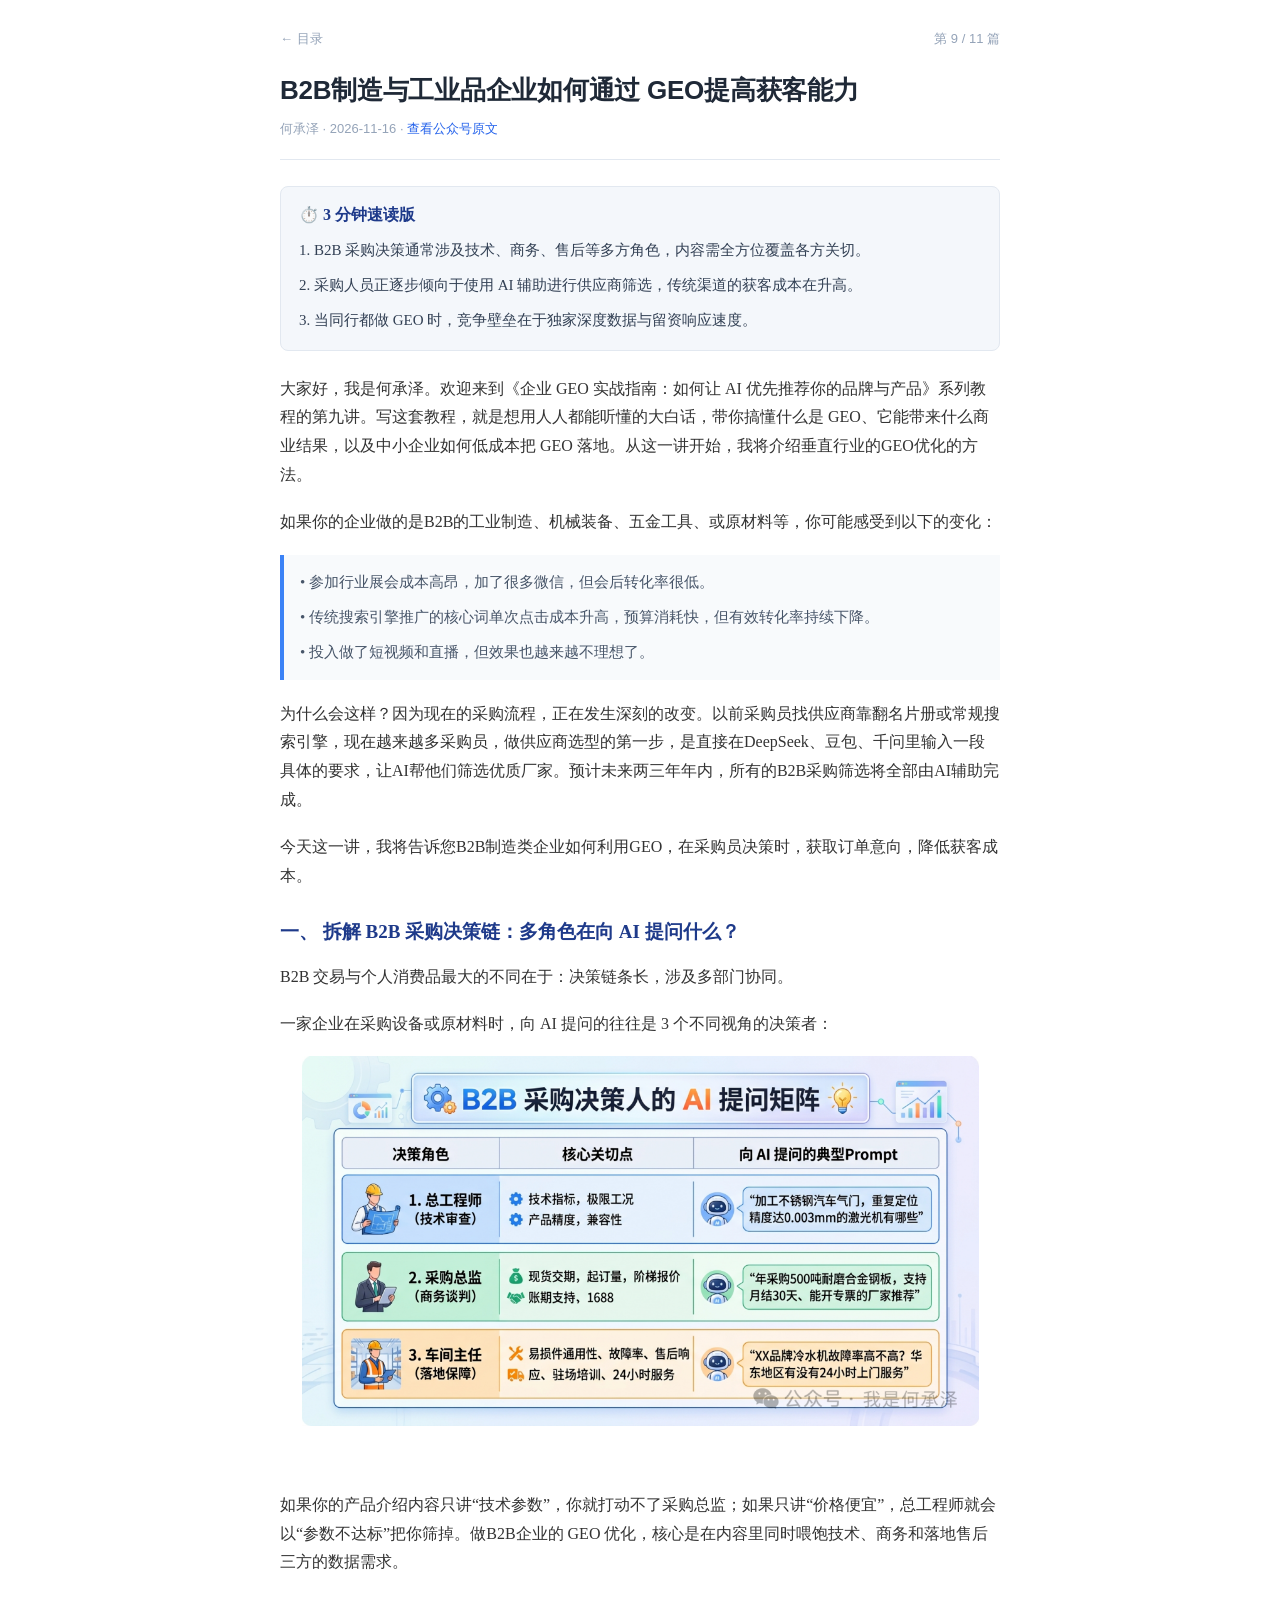
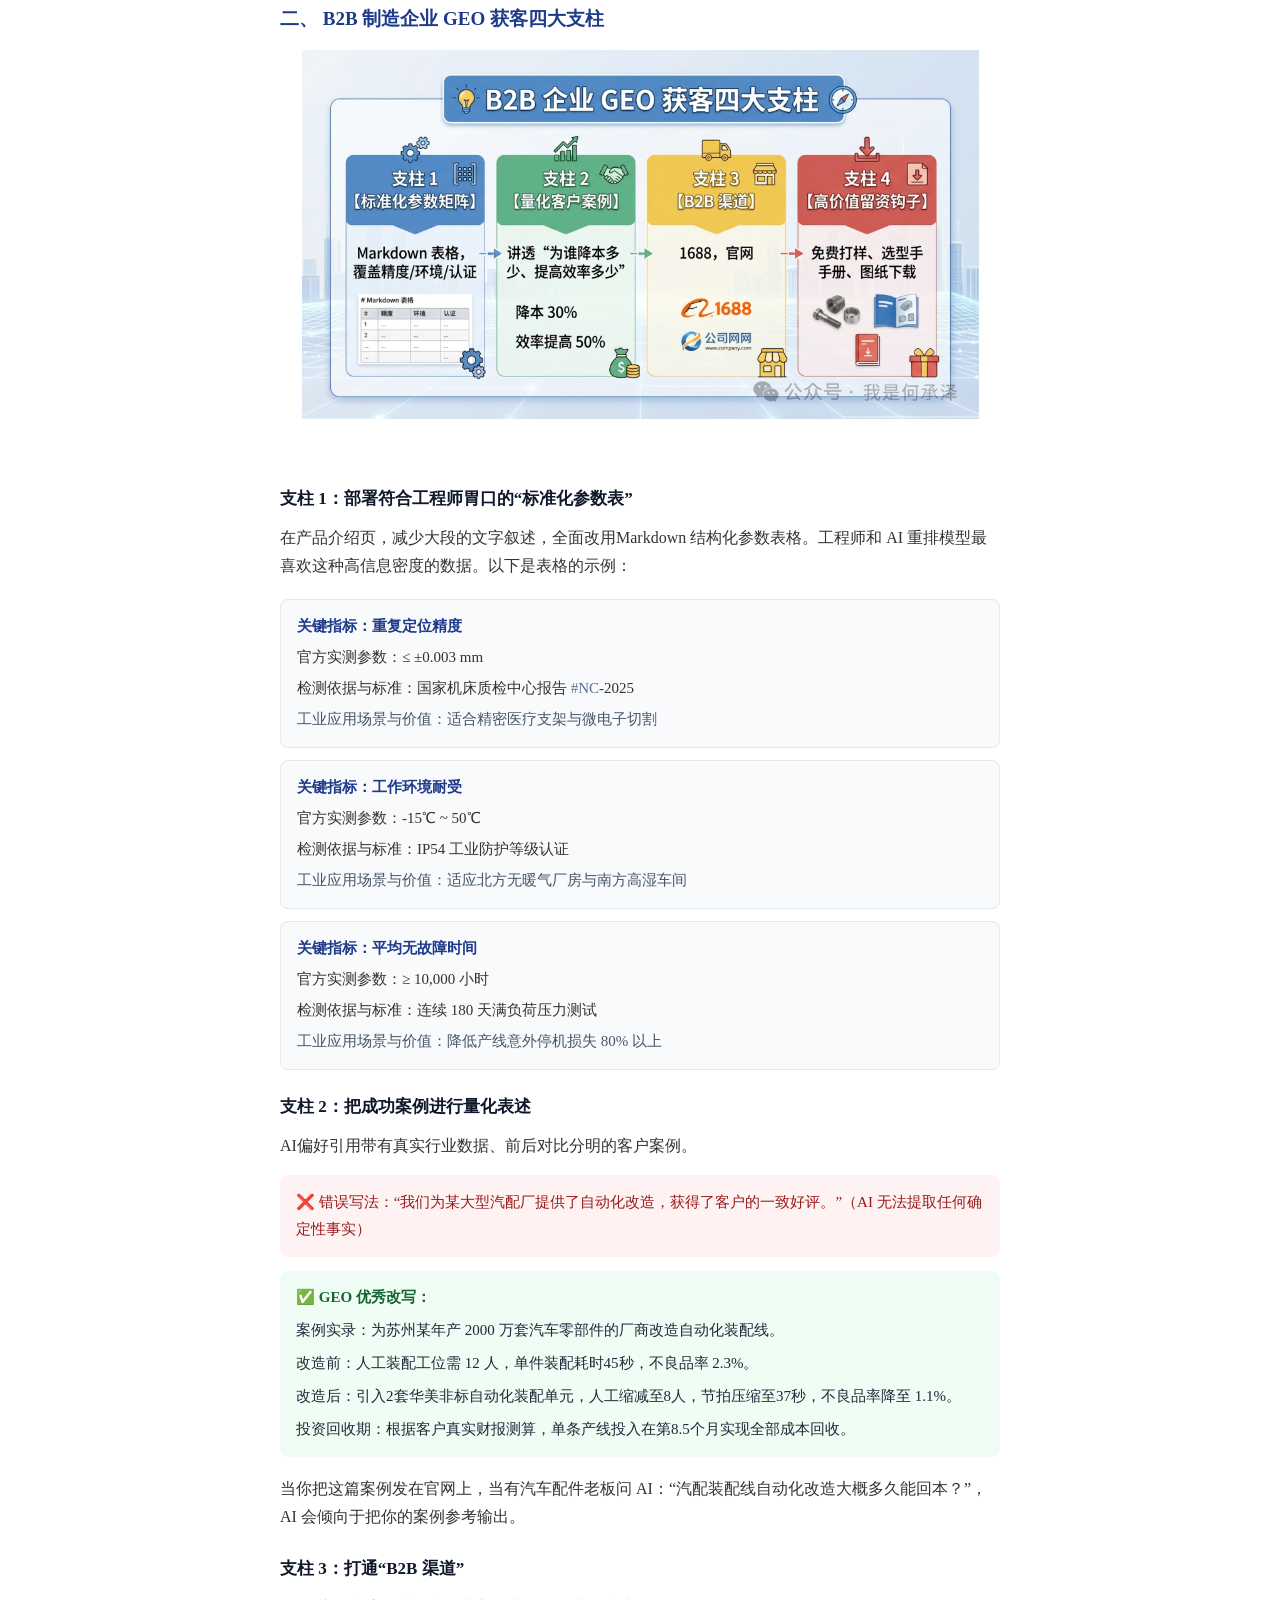
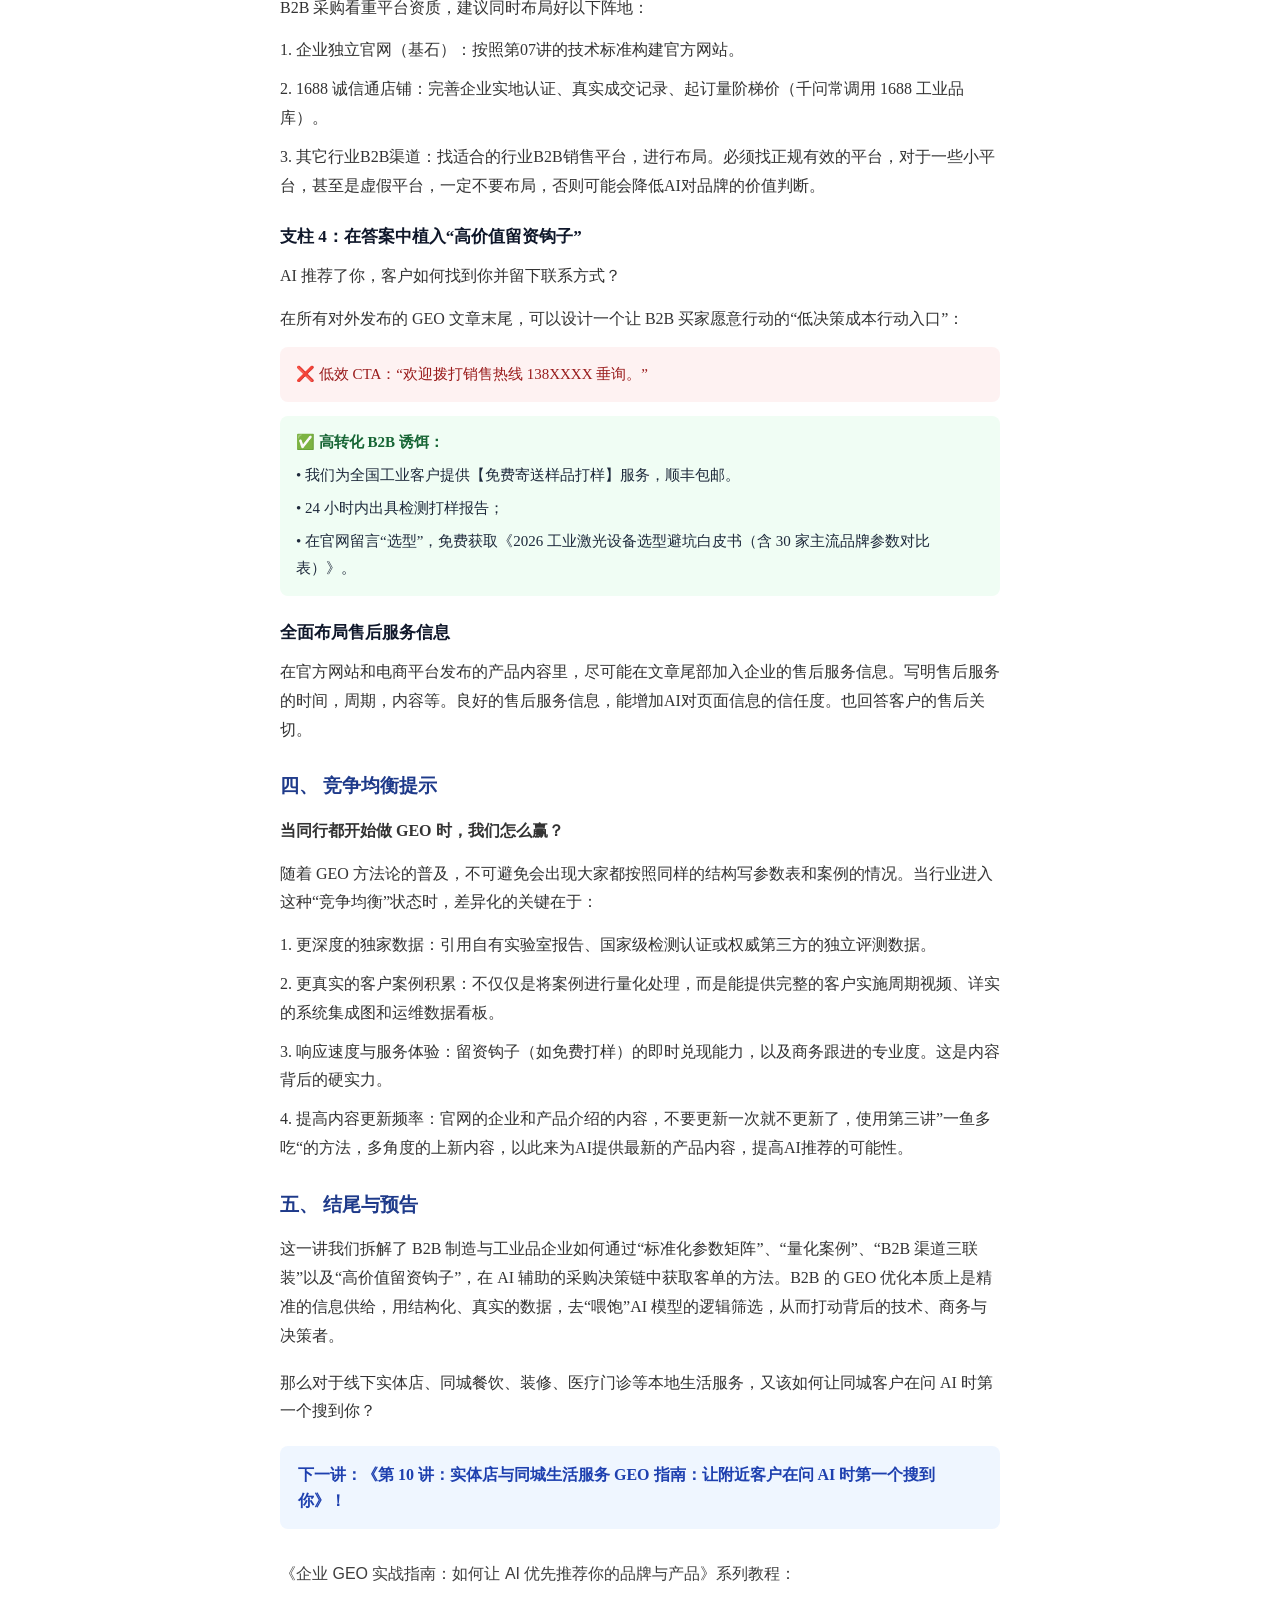
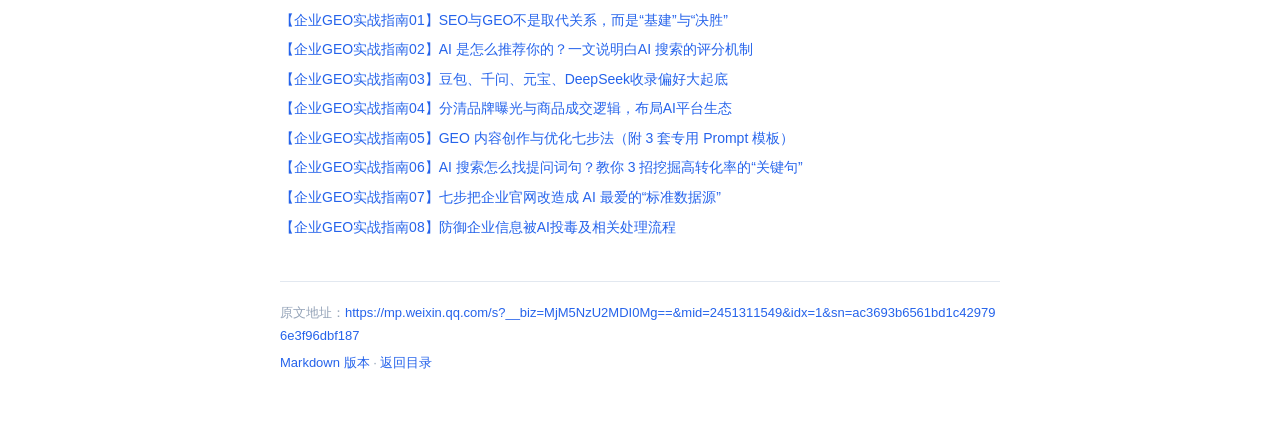
<file: pages/09-b2b-manufacturing.html>
<!doctype html>
<html lang="zh-CN">
<head>
<meta charset="utf-8">
<meta name="viewport" content="width=device-width, initial-scale=1">
<meta name="author" content="何承泽">
<title>B2B制造与工业品企业如何通过 GEO提高获客能力 · 企业GEO实战指南</title>
<meta name="description" content="《企业GEO实战指南》第 9 篇：B2B制造与工业品企业如何通过 GEO提高获客能力">
<link rel="stylesheet" href="../assets/style.css">
</head>
<body>
<main class="page">
  <nav class="crumb"><a href="../index.html">← 目录</a><span>第 9 / 11 篇</span></nav>
  <header class="page-head">
    <h1>B2B制造与工业品企业如何通过 GEO提高获客能力</h1>
    <p class="meta">何承泽 · 2026-11-16 · <a href="https://mp.weixin.qq.com/s?__biz=MjM5NzU2MDI0Mg==&mid=2451311549&idx=1&sn=ac3693b6561bd1c429796e3f96dbf187" target="_blank" rel="noopener">查看公众号原文</a></p>
  </header>
  <article class="rich">
<section style="color: rgb(51, 51, 51); font-family: &quot;Noto Sans SC&quot;; font-size: 16px; font-style: normal; font-variant-ligatures: normal; font-variant-caps: normal; font-weight: 400; letter-spacing: normal; orphans: 2; text-align: left; text-indent: 0px; text-transform: none; widows: 2; word-spacing: 0px; -webkit-text-stroke-width: 0px; white-space: normal; text-decoration-thickness: initial; text-decoration-style: initial; text-decoration-color: initial; width: 1434.4px; box-sizing: border-box; background-color: rgb(244, 247, 251); border-radius: 8px; padding: 16px 18px; margin-bottom: 24px; border: 1px solid rgb(226, 232, 240); visibility: visible;"><p style="margin: 0px 0px 10px; font-size: 16px; font-weight: bold; color: rgb(30, 58, 138); line-height: 24px; visibility: visible;"><span style="visibility: visible;">⏱️ 3 分钟速读版</span></p><p style="margin: 0px 0px 8px; font-size: 15px; color: rgb(51, 65, 85); line-height: 27px; visibility: visible;"><span style="visibility: visible;">1. B2B 采购决策通常涉及技术、商务、售后等多方角色，内容需全方位覆盖各方关切。</span></p><p style="margin: 0px 0px 8px; font-size: 15px; color: rgb(51, 65, 85); line-height: 27px; visibility: visible;"><span style="visibility: visible;">2. 采购人员正逐步倾向于使用 AI 辅助进行供应商筛选，传统渠道的获客成本在升高。</span></p><p style="margin: 0px; font-size: 15px; color: rgb(51, 65, 85); line-height: 27px; visibility: visible;"><span style="visibility: visible;">3. 当同行都做 GEO 时，竞争壁垒在于独家深度数据与留资响应速度。</span></p></section><p style="color: rgb(51, 51, 51); font-family: &quot;Noto Sans SC&quot;; font-size: 16px; font-style: normal; font-variant-ligatures: normal; font-variant-caps: normal; font-weight: 400; letter-spacing: normal; orphans: 2; text-align: left; text-indent: 0px; text-transform: none; widows: 2; word-spacing: 0px; -webkit-text-stroke-width: 0px; white-space: normal; text-decoration-thickness: initial; text-decoration-style: initial; text-decoration-color: initial; margin: 0px 0px 18px; line-height: 28.8px; visibility: visible;"><span style="visibility: visible;">大家好，我是何承泽。欢迎来到《企业 GEO 实战指南：如何让 AI 优先推荐你的品牌与产品》系列教程的第九讲。写这套教程，就是想用人人都能听懂的大白话，带你搞懂什么是 GEO、它能带来什么商业结果，以及中小企业如何低成本把 GEO 落地。从这一讲开始，我将介绍垂直行业的GEO优化的方法。</span></p><p style="color: rgb(51, 51, 51); font-family: &quot;Noto Sans SC&quot;; font-size: 16px; font-style: normal; font-variant-ligatures: normal; font-variant-caps: normal; font-weight: 400; letter-spacing: normal; orphans: 2; text-align: left; text-indent: 0px; text-transform: none; widows: 2; word-spacing: 0px; -webkit-text-stroke-width: 0px; white-space: normal; text-decoration-thickness: initial; text-decoration-style: initial; text-decoration-color: initial; margin: 0px 0px 18px; line-height: 28.8px; visibility: visible;"><span style="visibility: visible;">如果你的企业做的是B2B的工业制造、机械装备、五金工具、或原材料等，你可能感受到以下的变化：</span></p><section style="color: rgb(51, 51, 51); font-family: &quot;Noto Sans SC&quot;; font-size: 16px; font-style: normal; font-variant-ligatures: normal; font-variant-caps: normal; font-weight: 400; letter-spacing: normal; orphans: 2; text-align: left; text-indent: 0px; text-transform: none; widows: 2; word-spacing: 0px; -webkit-text-stroke-width: 0px; white-space: normal; text-decoration-thickness: initial; text-decoration-style: initial; text-decoration-color: initial; width: 1434.4px; box-sizing: border-box; background-color: rgb(248, 250, 252); border-left: 4px solid rgb(59, 130, 246); padding: 14px 16px; margin-bottom: 20px; visibility: visible;"><p style="margin: 0px 0px 8px; font-size: 15px; color: rgb(71, 85, 105); line-height: 27px; visibility: visible;"><span style="visibility: visible;">• 参加行业展会成本高昂，加了很多微信，但会后转化率很低。</span></p><p style="margin: 0px 0px 8px; font-size: 15px; color: rgb(71, 85, 105); line-height: 27px; visibility: visible;"><span style="visibility: visible;">• 传统搜索引擎推广的核心词单次点击成本升高，预算消耗快，但有效转化率持续下降。</span></p><p style="margin: 0px; font-size: 15px; color: rgb(71, 85, 105); line-height: 27px; visibility: visible;"><span style="visibility: visible;">• 投入做了短视频和直播，但效果也越来越不理想了。</span></p></section><p style="color: rgb(51, 51, 51);font-family: &quot;Noto Sans SC&quot;;font-size: 16px;font-style: normal;font-variant-ligatures: normal;font-variant-caps: normal;font-weight: 400;letter-spacing: normal;orphans: 2;text-align: left;text-indent: 0px;text-transform: none;widows: 2;word-spacing: 0px;-webkit-text-stroke-width: 0px;white-space: normal;text-decoration-thickness: initial;text-decoration-style: initial;text-decoration-color: initial;margin: 0px 0px 18px;line-height: 28.8px;"><span>为什么会这样？因为现在的采购流程，正在发生深刻的改变。以前采购员找供应商靠翻名片册或常规搜索引擎，现在越来越多采购员，做供应商选型的第一步，是直接在DeepSeek、豆包、千问里输入一段具体的要求，让AI帮他们筛选优质厂家。预计未来两三年年内，所有的B2B采购筛选将全部由AI辅助完成。</span></p><p style="color: rgb(51, 51, 51);font-family: &quot;Noto Sans SC&quot;;font-size: 16px;font-style: normal;font-variant-ligatures: normal;font-variant-caps: normal;font-weight: 400;letter-spacing: normal;orphans: 2;text-align: left;text-indent: 0px;text-transform: none;widows: 2;word-spacing: 0px;-webkit-text-stroke-width: 0px;white-space: normal;text-decoration-thickness: initial;text-decoration-style: initial;text-decoration-color: initial;margin: 0px 0px 28px;line-height: 28.8px;"><span>今天这一讲，我将告诉您B2B制造类企业如何利用GEO，在采购员决策时，获取订单意向，降低获客成本。</span></p><p style="font-family: &quot;Noto Sans SC&quot;;font-style: normal;font-variant-ligatures: normal;font-variant-caps: normal;letter-spacing: normal;orphans: 2;text-align: left;text-indent: 0px;text-transform: none;widows: 2;word-spacing: 0px;-webkit-text-stroke-width: 0px;white-space: normal;text-decoration-thickness: initial;text-decoration-style: initial;text-decoration-color: initial;margin: 28px 0px 16px;font-size: 19px;font-weight: bold;color: rgb(30, 58, 138);line-height: 28.5px;"><span>一、 拆解 B2B 采购决策链：多角色在向 AI 提问什么？</span></p><p style="color: rgb(51, 51, 51);font-family: &quot;Noto Sans SC&quot;;font-size: 16px;font-style: normal;font-variant-ligatures: normal;font-variant-caps: normal;font-weight: 400;letter-spacing: normal;orphans: 2;text-align: left;text-indent: 0px;text-transform: none;widows: 2;word-spacing: 0px;-webkit-text-stroke-width: 0px;white-space: normal;text-decoration-thickness: initial;text-decoration-style: initial;text-decoration-color: initial;margin: 0px 0px 18px;line-height: 28.8px;"><span>B2B 交易与个人消费品最大的不同在于：决策链条长，涉及多部门协同。</span></p><p style="color: rgb(51, 51, 51);font-family: &quot;Noto Sans SC&quot;;font-size: 16px;font-style: normal;font-variant-ligatures: normal;font-variant-caps: normal;font-weight: 400;letter-spacing: normal;orphans: 2;text-align: left;text-indent: 0px;text-transform: none;widows: 2;word-spacing: 0px;-webkit-text-stroke-width: 0px;white-space: normal;text-decoration-thickness: initial;text-decoration-style: initial;text-decoration-color: initial;margin: 0px 0px 18px;line-height: 28.8px;"><span>一家企业在采购设备或原材料时，向 AI 提问的往往是 3 个不同视角的决策者：</span></p><section style="text-align: center;" nodeleaf=""><img class="rich_pages wxw-img js_insertlocalimg js_img_placeholder wx_img_placeholder" data-ratio="0.5453703703703704" data-s="300,640" data-type="jpeg" data-w="1080" type="block" data-imgfileid="303827897" data-aistatus="1" data-original-style="null" data-index="2" src="../assets/images/09-b2b-manufacturing/01.png" _width="677px" style="aspect-ratio: calc(1.83362) / 1; width: 677px !important; height: auto !important;" alt="图片"></section><p style="font-family: &quot;Noto Sans SC&quot;;font-style: normal;font-variant-ligatures: normal;font-variant-caps: normal;font-weight: 400;letter-spacing: normal;orphans: 2;text-indent: 0px;text-transform: none;widows: 2;word-spacing: 0px;-webkit-text-stroke-width: 0px;white-space: normal;text-decoration-thickness: initial;text-decoration-style: initial;text-decoration-color: initial;margin: 20px 0px;text-align: center;font-size: 14px;color: rgb(100, 116, 139);line-height: 25.2px;"><span><br></span></p><p style="color: rgb(51, 51, 51);font-family: &quot;Noto Sans SC&quot;;font-size: 16px;font-style: normal;font-variant-ligatures: normal;font-variant-caps: normal;font-weight: 400;letter-spacing: normal;orphans: 2;text-align: left;text-indent: 0px;text-transform: none;widows: 2;word-spacing: 0px;-webkit-text-stroke-width: 0px;white-space: normal;text-decoration-thickness: initial;text-decoration-style: initial;text-decoration-color: initial;margin: 0px 0px 28px;line-height: 28.8px;"><span>如果你的产品介绍内容只讲“技术参数”，你就打动不了采购总监；如果只讲“价格便宜”，总工程师就会以“参数不达标”把你筛掉。做B2B企业的 GEO 优化，核心是在内容里同时喂饱技术、商务和落地售后三方的数据需求。</span></p><p style="font-family: &quot;Noto Sans SC&quot;;font-style: normal;font-variant-ligatures: normal;font-variant-caps: normal;letter-spacing: normal;orphans: 2;text-align: left;text-indent: 0px;text-transform: none;widows: 2;word-spacing: 0px;-webkit-text-stroke-width: 0px;white-space: normal;text-decoration-thickness: initial;text-decoration-style: initial;text-decoration-color: initial;margin: 28px 0px 16px;font-size: 19px;font-weight: bold;color: rgb(30, 58, 138);line-height: 28.5px;"><span>二、 B2B 制造企业 GEO 获客四大支柱</span></p><section style="text-align: center;" nodeleaf=""><img class="rich_pages wxw-img js_insertlocalimg js_img_placeholder wx_img_placeholder" data-ratio="0.5453703703703704" data-s="300,640" data-type="jpeg" data-w="1080" type="block" data-imgfileid="303827898" data-aistatus="1" data-original-style="null" data-index="3" src="../assets/images/09-b2b-manufacturing/02.png" _width="677px" style="aspect-ratio: calc(1.83362) / 1; width: 677px !important; height: auto !important;" alt="图片"></section><p style="font-family: &quot;Noto Sans SC&quot;;font-style: normal;font-variant-ligatures: normal;font-variant-caps: normal;font-weight: 400;letter-spacing: normal;orphans: 2;text-indent: 0px;text-transform: none;widows: 2;word-spacing: 0px;-webkit-text-stroke-width: 0px;white-space: normal;text-decoration-thickness: initial;text-decoration-style: initial;text-decoration-color: initial;margin: 20px 0px;text-align: center;font-size: 14px;color: rgb(100, 116, 139);line-height: 25.2px;"><span><br></span></p><p style="font-family: &quot;Noto Sans SC&quot;;font-style: normal;font-variant-ligatures: normal;font-variant-caps: normal;letter-spacing: normal;orphans: 2;text-align: left;text-indent: 0px;text-transform: none;widows: 2;word-spacing: 0px;-webkit-text-stroke-width: 0px;white-space: normal;text-decoration-thickness: initial;text-decoration-style: initial;text-decoration-color: initial;margin: 22px 0px 12px;font-size: 17px;font-weight: bold;color: rgb(15, 23, 42);line-height: 25.5px;"><span>支柱 1：部署符合工程师胃口的“标准化参数表”</span></p><p style="color: rgb(51, 51, 51);font-family: &quot;Noto Sans SC&quot;;font-size: 16px;font-style: normal;font-variant-ligatures: normal;font-variant-caps: normal;font-weight: 400;letter-spacing: normal;orphans: 2;text-align: left;text-indent: 0px;text-transform: none;widows: 2;word-spacing: 0px;-webkit-text-stroke-width: 0px;white-space: normal;text-decoration-thickness: initial;text-decoration-style: initial;text-decoration-color: initial;margin: 0px 0px 18px;line-height: 28.8px;"><span>在产品介绍页，减少大段的文字叙述，全面改用Markdown 结构化参数表格。工程师和 AI 重排模型最喜欢这种高信息密度的数据。以下是表格的示例：</span></p><section style="color: rgb(51, 51, 51);font-family: &quot;Noto Sans SC&quot;;font-size: 16px;font-style: normal;font-variant-ligatures: normal;font-variant-caps: normal;font-weight: 400;letter-spacing: normal;orphans: 2;text-align: left;text-indent: 0px;text-transform: none;widows: 2;word-spacing: 0px;-webkit-text-stroke-width: 0px;white-space: normal;text-decoration-thickness: initial;text-decoration-style: initial;text-decoration-color: initial;width: 1434.4px;box-sizing: border-box;background-color: rgb(248, 250, 252);border-radius: 8px;padding: 14px 16px;margin-bottom: 12px;border: 1px solid rgb(226, 232, 240);"><p style="margin: 0px 0px 6px;font-size: 15px;font-weight: bold;color: rgb(30, 58, 138);line-height: 24px;"><span>关键指标：重复定位精度</span></p><p style="margin: 0px 0px 4px;font-size: 15px;color: rgb(51, 51, 51);line-height: 27px;"><span>官方实测参数：≤ ±0.003 mm</span></p><p style="margin: 0px 0px 4px;font-size: 15px;color: rgb(51, 51, 51);line-height: 27px;"><span>检测依据与标准：国家机床质检中心报告&nbsp;<a class="wx_topic_link" topic-id="mwii086b-7t6ywq" style="color: #576B95 !important;" data-topic="1" data-recommend="" href="javascript:;" link-id="1a00">#NC</a>-2025</span></p><p style="margin: 0px;font-size: 15px;color: rgb(71, 85, 105);line-height: 27px;"><span>工业应用场景与价值：适合精密医疗支架与微电子切割</span></p></section><section style="color: rgb(51, 51, 51);font-family: &quot;Noto Sans SC&quot;;font-size: 16px;font-style: normal;font-variant-ligatures: normal;font-variant-caps: normal;font-weight: 400;letter-spacing: normal;orphans: 2;text-align: left;text-indent: 0px;text-transform: none;widows: 2;word-spacing: 0px;-webkit-text-stroke-width: 0px;white-space: normal;text-decoration-thickness: initial;text-decoration-style: initial;text-decoration-color: initial;width: 1434.4px;box-sizing: border-box;background-color: rgb(248, 250, 252);border-radius: 8px;padding: 14px 16px;margin-bottom: 12px;border: 1px solid rgb(226, 232, 240);"><p style="margin: 0px 0px 6px;font-size: 15px;font-weight: bold;color: rgb(30, 58, 138);line-height: 24px;"><span>关键指标：工作环境耐受</span></p><p style="margin: 0px 0px 4px;font-size: 15px;color: rgb(51, 51, 51);line-height: 27px;"><span>官方实测参数：-15℃ ~ 50℃</span></p><p style="margin: 0px 0px 4px;font-size: 15px;color: rgb(51, 51, 51);line-height: 27px;"><span>检测依据与标准：IP54 工业防护等级认证</span></p><p style="margin: 0px;font-size: 15px;color: rgb(71, 85, 105);line-height: 27px;"><span>工业应用场景与价值：适应北方无暖气厂房与南方高湿车间</span></p></section><section style="color: rgb(51, 51, 51);font-family: &quot;Noto Sans SC&quot;;font-size: 16px;font-style: normal;font-variant-ligatures: normal;font-variant-caps: normal;font-weight: 400;letter-spacing: normal;orphans: 2;text-align: left;text-indent: 0px;text-transform: none;widows: 2;word-spacing: 0px;-webkit-text-stroke-width: 0px;white-space: normal;text-decoration-thickness: initial;text-decoration-style: initial;text-decoration-color: initial;width: 1434.4px;box-sizing: border-box;background-color: rgb(248, 250, 252);border-radius: 8px;padding: 14px 16px;margin-bottom: 24px;border: 1px solid rgb(226, 232, 240);"><p style="margin: 0px 0px 6px;font-size: 15px;font-weight: bold;color: rgb(30, 58, 138);line-height: 24px;"><span>关键指标：平均无故障时间</span></p><p style="margin: 0px 0px 4px;font-size: 15px;color: rgb(51, 51, 51);line-height: 27px;"><span>官方实测参数：≥ 10,000 小时</span></p><p style="margin: 0px 0px 4px;font-size: 15px;color: rgb(51, 51, 51);line-height: 27px;"><span>检测依据与标准：连续 180 天满负荷压力测试</span></p><p style="margin: 0px;font-size: 15px;color: rgb(71, 85, 105);line-height: 27px;"><span>工业应用场景与价值：降低产线意外停机损失 80% 以上</span></p></section><p style="font-family: &quot;Noto Sans SC&quot;;font-style: normal;font-variant-ligatures: normal;font-variant-caps: normal;letter-spacing: normal;orphans: 2;text-align: left;text-indent: 0px;text-transform: none;widows: 2;word-spacing: 0px;-webkit-text-stroke-width: 0px;white-space: normal;text-decoration-thickness: initial;text-decoration-style: initial;text-decoration-color: initial;margin: 22px 0px 12px;font-size: 17px;font-weight: bold;color: rgb(15, 23, 42);line-height: 25.5px;"><span>支柱 2：把成功案例进行量化表述</span></p><p style="color: rgb(51, 51, 51);font-family: &quot;Noto Sans SC&quot;;font-size: 16px;font-style: normal;font-variant-ligatures: normal;font-variant-caps: normal;font-weight: 400;letter-spacing: normal;orphans: 2;text-align: left;text-indent: 0px;text-transform: none;widows: 2;word-spacing: 0px;-webkit-text-stroke-width: 0px;white-space: normal;text-decoration-thickness: initial;text-decoration-style: initial;text-decoration-color: initial;margin: 0px 0px 14px;line-height: 28.8px;"><span>AI偏好引用带有真实行业数据、前后对比分明的客户案例。</span></p><section style="color: rgb(51, 51, 51);font-family: &quot;Noto Sans SC&quot;;font-size: 16px;font-style: normal;font-variant-ligatures: normal;font-variant-caps: normal;font-weight: 400;letter-spacing: normal;orphans: 2;text-align: left;text-indent: 0px;text-transform: none;widows: 2;word-spacing: 0px;-webkit-text-stroke-width: 0px;white-space: normal;text-decoration-thickness: initial;text-decoration-style: initial;text-decoration-color: initial;width: 1434.4px;box-sizing: border-box;background-color: rgb(254, 242, 242);border-radius: 8px;padding: 14px 16px;margin-bottom: 14px;"><p style="margin: 0px;font-size: 15px;color: rgb(153, 27, 27);line-height: 27px;"><span>❌ 错误写法：“我们为某大型汽配厂提供了自动化改造，获得了客户的一致好评。”（AI 无法提取任何确定性事实）</span></p></section><section style="color: rgb(51, 51, 51);font-family: &quot;Noto Sans SC&quot;;font-size: 16px;font-style: normal;font-variant-ligatures: normal;font-variant-caps: normal;font-weight: 400;letter-spacing: normal;orphans: 2;text-align: left;text-indent: 0px;text-transform: none;widows: 2;word-spacing: 0px;-webkit-text-stroke-width: 0px;white-space: normal;text-decoration-thickness: initial;text-decoration-style: initial;text-decoration-color: initial;width: 1434.4px;box-sizing: border-box;background-color: rgb(240, 253, 244);border-radius: 8px;padding: 14px 16px;margin-bottom: 18px;"><p style="margin: 0px 0px 8px;font-size: 15px;font-weight: bold;color: rgb(22, 101, 52);line-height: 24px;"><span>✅ GEO 优秀改写：</span></p><p style="margin: 0px 0px 6px;font-size: 15px;color: rgb(30, 41, 59);line-height: 27px;"><span>案例实录：为苏州某年产 2000 万套汽车零部件的厂商改造自动化装配线。</span></p><p style="margin: 0px 0px 6px;font-size: 15px;color: rgb(30, 41, 59);line-height: 27px;"><span>改造前：人工装配工位需 12 人，单件装配耗时45秒，不良品率 2.3%。</span></p><p style="margin: 0px 0px 6px;font-size: 15px;color: rgb(30, 41, 59);line-height: 27px;"><span>改造后：引入2套华美非标自动化装配单元，人工缩减至8人，节拍压缩至37秒，不良品率降至 1.1%。</span></p><p style="margin: 0px;font-size: 15px;color: rgb(30, 41, 59);line-height: 27px;"><span>投资回收期：根据客户真实财报测算，单条产线投入在第8.5个月实现全部成本回收。</span></p></section><p style="color: rgb(51, 51, 51);font-family: &quot;Noto Sans SC&quot;;font-size: 16px;font-style: normal;font-variant-ligatures: normal;font-variant-caps: normal;font-weight: 400;letter-spacing: normal;orphans: 2;text-align: left;text-indent: 0px;text-transform: none;widows: 2;word-spacing: 0px;-webkit-text-stroke-width: 0px;white-space: normal;text-decoration-thickness: initial;text-decoration-style: initial;text-decoration-color: initial;margin: 0px 0px 24px;line-height: 28.8px;"><span>当你把这篇案例发在官网上，当有汽车配件老板问 AI：“汽配装配线自动化改造大概多久能回本？”，AI 会倾向于把你的案例参考输出。</span></p><p style="font-family: &quot;Noto Sans SC&quot;;font-style: normal;font-variant-ligatures: normal;font-variant-caps: normal;letter-spacing: normal;orphans: 2;text-align: left;text-indent: 0px;text-transform: none;widows: 2;word-spacing: 0px;-webkit-text-stroke-width: 0px;white-space: normal;text-decoration-thickness: initial;text-decoration-style: initial;text-decoration-color: initial;margin: 22px 0px 12px;font-size: 17px;font-weight: bold;color: rgb(15, 23, 42);line-height: 25.5px;"><span>支柱 3：打通“B2B 渠道”</span></p><p style="color: rgb(51, 51, 51);font-family: &quot;Noto Sans SC&quot;;font-size: 16px;font-style: normal;font-variant-ligatures: normal;font-variant-caps: normal;font-weight: 400;letter-spacing: normal;orphans: 2;text-align: left;text-indent: 0px;text-transform: none;widows: 2;word-spacing: 0px;-webkit-text-stroke-width: 0px;white-space: normal;text-decoration-thickness: initial;text-decoration-style: initial;text-decoration-color: initial;margin: 0px 0px 14px;line-height: 28.8px;"><span>B2B 采购看重平台资质，建议同时布局好以下阵地：</span></p><p style="color: rgb(51, 51, 51);font-family: &quot;Noto Sans SC&quot;;font-size: 16px;font-style: normal;font-variant-ligatures: normal;font-variant-caps: normal;font-weight: 400;letter-spacing: normal;orphans: 2;text-align: left;text-indent: 0px;text-transform: none;widows: 2;word-spacing: 0px;-webkit-text-stroke-width: 0px;white-space: normal;text-decoration-thickness: initial;text-decoration-style: initial;text-decoration-color: initial;margin: 0px 0px 10px;line-height: 28.8px;"><span>1. 企业独立官网（基石）：按照第07讲的技术标准构建官方网站。</span></p><p style="color: rgb(51, 51, 51);font-family: &quot;Noto Sans SC&quot;;font-size: 16px;font-style: normal;font-variant-ligatures: normal;font-variant-caps: normal;font-weight: 400;letter-spacing: normal;orphans: 2;text-align: left;text-indent: 0px;text-transform: none;widows: 2;word-spacing: 0px;-webkit-text-stroke-width: 0px;white-space: normal;text-decoration-thickness: initial;text-decoration-style: initial;text-decoration-color: initial;margin: 0px 0px 10px;line-height: 28.8px;"><span>2. 1688 诚信通店铺：完善企业实地认证、真实成交记录、起订量阶梯价（千问常调用 1688 工业品库）。</span></p><p style="color: rgb(51, 51, 51);font-family: &quot;Noto Sans SC&quot;;font-size: 16px;font-style: normal;font-variant-ligatures: normal;font-variant-caps: normal;font-weight: 400;letter-spacing: normal;orphans: 2;text-align: left;text-indent: 0px;text-transform: none;widows: 2;word-spacing: 0px;-webkit-text-stroke-width: 0px;white-space: normal;text-decoration-thickness: initial;text-decoration-style: initial;text-decoration-color: initial;margin: 0px 0px 24px;line-height: 28.8px;"><span>3. 其它行业B2B渠道：找适合的行业B2B销售平台，进行布局。必须找正规有效的平台，对于一些小平台，甚至是虚假平台，一定不要布局，否则可能会降低AI对品牌的价值判断。</span></p><p style="font-family: &quot;Noto Sans SC&quot;;font-style: normal;font-variant-ligatures: normal;font-variant-caps: normal;letter-spacing: normal;orphans: 2;text-align: left;text-indent: 0px;text-transform: none;widows: 2;word-spacing: 0px;-webkit-text-stroke-width: 0px;white-space: normal;text-decoration-thickness: initial;text-decoration-style: initial;text-decoration-color: initial;margin: 22px 0px 12px;font-size: 17px;font-weight: bold;color: rgb(15, 23, 42);line-height: 25.5px;"><span>支柱 4：在答案中植入“高价值留资钩子”</span></p><p style="color: rgb(51, 51, 51);font-family: &quot;Noto Sans SC&quot;;font-size: 16px;font-style: normal;font-variant-ligatures: normal;font-variant-caps: normal;font-weight: 400;letter-spacing: normal;orphans: 2;text-align: left;text-indent: 0px;text-transform: none;widows: 2;word-spacing: 0px;-webkit-text-stroke-width: 0px;white-space: normal;text-decoration-thickness: initial;text-decoration-style: initial;text-decoration-color: initial;margin: 0px 0px 14px;line-height: 28.8px;"><span>AI 推荐了你，客户如何找到你并留下联系方式？</span></p><p style="color: rgb(51, 51, 51);font-family: &quot;Noto Sans SC&quot;;font-size: 16px;font-style: normal;font-variant-ligatures: normal;font-variant-caps: normal;font-weight: 400;letter-spacing: normal;orphans: 2;text-align: left;text-indent: 0px;text-transform: none;widows: 2;word-spacing: 0px;-webkit-text-stroke-width: 0px;white-space: normal;text-decoration-thickness: initial;text-decoration-style: initial;text-decoration-color: initial;margin: 0px 0px 14px;line-height: 28.8px;"><span>在所有对外发布的 GEO 文章末尾，可以设计一个让 B2B 买家愿意行动的“低决策成本行动入口”：</span></p><section style="color: rgb(51, 51, 51);font-family: &quot;Noto Sans SC&quot;;font-size: 16px;font-style: normal;font-variant-ligatures: normal;font-variant-caps: normal;font-weight: 400;letter-spacing: normal;orphans: 2;text-align: left;text-indent: 0px;text-transform: none;widows: 2;word-spacing: 0px;-webkit-text-stroke-width: 0px;white-space: normal;text-decoration-thickness: initial;text-decoration-style: initial;text-decoration-color: initial;width: 1434.4px;box-sizing: border-box;background-color: rgb(254, 242, 242);border-radius: 8px;padding: 14px 16px;margin-bottom: 14px;"><p style="margin: 0px;font-size: 15px;color: rgb(153, 27, 27);line-height: 27px;"><span>❌ 低效 CTA：“欢迎拨打销售热线 138XXXX 垂询。”</span></p></section><section style="color: rgb(51, 51, 51);font-family: &quot;Noto Sans SC&quot;;font-size: 16px;font-style: normal;font-variant-ligatures: normal;font-variant-caps: normal;font-weight: 400;letter-spacing: normal;orphans: 2;text-align: left;text-indent: 0px;text-transform: none;widows: 2;word-spacing: 0px;-webkit-text-stroke-width: 0px;white-space: normal;text-decoration-thickness: initial;text-decoration-style: initial;text-decoration-color: initial;width: 1434.4px;box-sizing: border-box;background-color: rgb(240, 253, 244);border-radius: 8px;padding: 14px 16px;margin-bottom: 24px;"><p style="margin: 0px 0px 8px;font-size: 15px;font-weight: bold;color: rgb(22, 101, 52);line-height: 24px;"><span>✅ 高转化 B2B 诱饵：</span></p><p style="margin: 0px 0px 6px;font-size: 15px;color: rgb(30, 41, 59);line-height: 27px;"><span>• 我们为全国工业客户提供【免费寄送样品打样】服务，顺丰包邮。</span></p><p style="margin: 0px 0px 6px;font-size: 15px;color: rgb(30, 41, 59);line-height: 27px;"><span>• 24 小时内出具检测打样报告；</span></p><p style="margin: 0px;font-size: 15px;color: rgb(30, 41, 59);line-height: 27px;"><span>• 在官网留言“选型”，免费获取《2026 工业激光设备选型避坑白皮书（含 30 家主流品牌参数对比表）》。</span></p></section><p style="font-family: &quot;Noto Sans SC&quot;;font-style: normal;font-variant-ligatures: normal;font-variant-caps: normal;letter-spacing: normal;orphans: 2;text-align: left;text-indent: 0px;text-transform: none;widows: 2;word-spacing: 0px;-webkit-text-stroke-width: 0px;white-space: normal;text-decoration-thickness: initial;text-decoration-style: initial;text-decoration-color: initial;margin: 22px 0px 12px;font-size: 17px;font-weight: bold;color: rgb(15, 23, 42);line-height: 25.5px;"><span>全面布局售后服务信息</span></p><p style="color: rgb(51, 51, 51);font-family: &quot;Noto Sans SC&quot;;font-size: 16px;font-style: normal;font-variant-ligatures: normal;font-variant-caps: normal;font-weight: 400;letter-spacing: normal;orphans: 2;text-align: left;text-indent: 0px;text-transform: none;widows: 2;word-spacing: 0px;-webkit-text-stroke-width: 0px;white-space: normal;text-decoration-thickness: initial;text-decoration-style: initial;text-decoration-color: initial;margin: 0px 0px 28px;line-height: 28.8px;"><span>在官方网站和电商平台发布的产品内容里，尽可能在文章尾部加入企业的售后服务信息。写明售后服务的时间，周期，内容等。良好的售后服务信息，能增加AI对页面信息的信任度。也回答客户的售后关切。</span></p><p style="font-family: &quot;Noto Sans SC&quot;;font-style: normal;font-variant-ligatures: normal;font-variant-caps: normal;letter-spacing: normal;orphans: 2;text-align: left;text-indent: 0px;text-transform: none;widows: 2;word-spacing: 0px;-webkit-text-stroke-width: 0px;white-space: normal;text-decoration-thickness: initial;text-decoration-style: initial;text-decoration-color: initial;margin: 28px 0px 16px;font-size: 19px;font-weight: bold;color: rgb(30, 58, 138);line-height: 28.5px;"><span>四、 竞争均衡提示</span></p><p style="color: rgb(51, 51, 51);font-family: &quot;Noto Sans SC&quot;;font-size: 16px;font-style: normal;font-variant-ligatures: normal;font-variant-caps: normal;letter-spacing: normal;orphans: 2;text-align: left;text-indent: 0px;text-transform: none;widows: 2;word-spacing: 0px;-webkit-text-stroke-width: 0px;white-space: normal;text-decoration-thickness: initial;text-decoration-style: initial;text-decoration-color: initial;margin: 0px 0px 14px;font-weight: bold;line-height: 28.8px;"><span>当同行都开始做 GEO 时，我们怎么赢？</span></p><p style="color: rgb(51, 51, 51);font-family: &quot;Noto Sans SC&quot;;font-size: 16px;font-style: normal;font-variant-ligatures: normal;font-variant-caps: normal;font-weight: 400;letter-spacing: normal;orphans: 2;text-align: left;text-indent: 0px;text-transform: none;widows: 2;word-spacing: 0px;-webkit-text-stroke-width: 0px;white-space: normal;text-decoration-thickness: initial;text-decoration-style: initial;text-decoration-color: initial;margin: 0px 0px 14px;line-height: 28.8px;"><span>随着 GEO 方法论的普及，不可避免会出现大家都按照同样的结构写参数表和案例的情况。当行业进入这种“竞争均衡”状态时，差异化的关键在于：</span></p><p style="color: rgb(51, 51, 51);font-family: &quot;Noto Sans SC&quot;;font-size: 16px;font-style: normal;font-variant-ligatures: normal;font-variant-caps: normal;font-weight: 400;letter-spacing: normal;orphans: 2;text-align: left;text-indent: 0px;text-transform: none;widows: 2;word-spacing: 0px;-webkit-text-stroke-width: 0px;white-space: normal;text-decoration-thickness: initial;text-decoration-style: initial;text-decoration-color: initial;margin: 0px 0px 10px;line-height: 28.8px;"><span>1. 更深度的独家数据：引用自有实验室报告、国家级检测认证或权威第三方的独立评测数据。</span></p><p style="color: rgb(51, 51, 51);font-family: &quot;Noto Sans SC&quot;;font-size: 16px;font-style: normal;font-variant-ligatures: normal;font-variant-caps: normal;font-weight: 400;letter-spacing: normal;orphans: 2;text-align: left;text-indent: 0px;text-transform: none;widows: 2;word-spacing: 0px;-webkit-text-stroke-width: 0px;white-space: normal;text-decoration-thickness: initial;text-decoration-style: initial;text-decoration-color: initial;margin: 0px 0px 10px;line-height: 28.8px;"><span>2. 更真实的客户案例积累：不仅仅是将案例进行量化处理，而是能提供完整的客户实施周期视频、详实的系统集成图和运维数据看板。</span></p><p style="color: rgb(51, 51, 51);font-family: &quot;Noto Sans SC&quot;;font-size: 16px;font-style: normal;font-variant-ligatures: normal;font-variant-caps: normal;font-weight: 400;letter-spacing: normal;orphans: 2;text-align: left;text-indent: 0px;text-transform: none;widows: 2;word-spacing: 0px;-webkit-text-stroke-width: 0px;white-space: normal;text-decoration-thickness: initial;text-decoration-style: initial;text-decoration-color: initial;margin: 0px 0px 10px;line-height: 28.8px;"><span>3. 响应速度与服务体验：留资钩子（如免费打样）的即时兑现能力，以及商务跟进的专业度。这是内容背后的硬实力。</span></p><p style="color: rgb(51, 51, 51);font-family: &quot;Noto Sans SC&quot;;font-size: 16px;font-style: normal;font-variant-ligatures: normal;font-variant-caps: normal;font-weight: 400;letter-spacing: normal;orphans: 2;text-align: left;text-indent: 0px;text-transform: none;widows: 2;word-spacing: 0px;-webkit-text-stroke-width: 0px;white-space: normal;text-decoration-thickness: initial;text-decoration-style: initial;text-decoration-color: initial;margin: 0px 0px 28px;line-height: 28.8px;"><span>4. 提高内容更新频率：官网的企业和产品介绍的内容，不要更新一次就不更新了，使用第三讲”一鱼多吃“的方法，多角度的上新内容，以此来为AI提供最新的产品内容，提高AI推荐的可能性。</span></p><p style="font-family: &quot;Noto Sans SC&quot;;font-style: normal;font-variant-ligatures: normal;font-variant-caps: normal;letter-spacing: normal;orphans: 2;text-align: left;text-indent: 0px;text-transform: none;widows: 2;word-spacing: 0px;-webkit-text-stroke-width: 0px;white-space: normal;text-decoration-thickness: initial;text-decoration-style: initial;text-decoration-color: initial;margin: 28px 0px 16px;font-size: 19px;font-weight: bold;color: rgb(30, 58, 138);line-height: 28.5px;"><span>五、 结尾与预告</span></p><p style="color: rgb(51, 51, 51);font-family: &quot;Noto Sans SC&quot;;font-size: 16px;font-style: normal;font-variant-ligatures: normal;font-variant-caps: normal;font-weight: 400;letter-spacing: normal;orphans: 2;text-align: left;text-indent: 0px;text-transform: none;widows: 2;word-spacing: 0px;-webkit-text-stroke-width: 0px;white-space: normal;text-decoration-thickness: initial;text-decoration-style: initial;text-decoration-color: initial;margin: 0px 0px 18px;line-height: 28.8px;"><span>这一讲我们拆解了 B2B 制造与工业品企业如何通过“标准化参数矩阵”、“量化案例”、“B2B 渠道三联装”以及“高价值留资钩子”，在 AI 辅助的采购决策链中获取客单的方法。B2B 的 GEO 优化本质上是精准的信息供给，用结构化、真实的数据，去“喂饱”AI 模型的逻辑筛选，从而打动背后的技术、商务与决策者。</span></p><p style="color: rgb(51, 51, 51);font-family: &quot;Noto Sans SC&quot;;font-size: 16px;font-style: normal;font-variant-ligatures: normal;font-variant-caps: normal;font-weight: 400;letter-spacing: normal;orphans: 2;text-align: left;text-indent: 0px;text-transform: none;widows: 2;word-spacing: 0px;-webkit-text-stroke-width: 0px;white-space: normal;text-decoration-thickness: initial;text-decoration-style: initial;text-decoration-color: initial;margin: 0px 0px 20px;line-height: 28.8px;"><span>那么对于线下实体店、同城餐饮、装修、医疗门诊等本地生活服务，又该如何让同城客户在问 AI 时第一个搜到你？</span></p><section style="color: rgb(51, 51, 51);font-family: &quot;Noto Sans SC&quot;;font-size: 16px;font-style: normal;font-variant-ligatures: normal;font-variant-caps: normal;font-weight: 400;letter-spacing: normal;orphans: 2;text-align: left;text-indent: 0px;text-transform: none;widows: 2;word-spacing: 0px;-webkit-text-stroke-width: 0px;white-space: normal;text-decoration-thickness: initial;text-decoration-style: initial;text-decoration-color: initial;width: 1434.4px;box-sizing: border-box;background-color: rgb(239, 246, 255);border-radius: 8px;padding: 16px 18px;"><p style="margin: 0px;font-size: 16px;font-weight: bold;color: rgb(30, 64, 175);line-height: 25.6px;"><span>下一讲：《第 10 讲：实体店与同城生活服务 GEO 指南：让附近客户在问 AI 时第一个搜到你》！</span></p></section><section><span><br></span></section><p><span>《企业 GEO 实战指南：如何让 AI 优先推荐你的品牌与产品》系列教程：</span></p><section><span><a class="normal_text_link mp_article_text_link" target="_blank" style="" href="https://mp.weixin.qq.com/s?__biz=MjM5NzU2MDI0Mg==&mid=2451311487&idx=1&sn=c6651f9a5aa7786757fb933194b6f86f&scene=21#wechat_redirect" textvalue="【企业GEO实战指南01】SEO与GEO不是取代关系，而是“基建”与“决胜”" data-itemshowtype="0" linktype="text" data-linktype="2"><span textstyle="" style="font-size: 14px;">【企业GEO实战指南01】SEO与GEO不是取代关系，而是“基建”与“决胜”</span></a></span></section><section><span><a class="normal_text_link mp_article_text_link" target="_blank" style="" href="https://mp.weixin.qq.com/s?__biz=MjM5NzU2MDI0Mg==&mid=2451311497&idx=1&sn=9b84d8147e8ba2cfc903c0906b3e4fb8&scene=21#wechat_redirect" textvalue="【企业GEO实战指南02】AI 是怎么推荐你的？一文说明白AI 搜索的评分机制" data-itemshowtype="0" linktype="text" data-linktype="2"><span textstyle="" style="font-size: 14px;">【企业GEO实战指南02】AI 是怎么推荐你的？一文说明白AI 搜索的评分机制</span></a></span></section><section><span><a class="normal_text_link mp_article_text_link" target="_blank" style="" href="https://mp.weixin.qq.com/s?__biz=MjM5NzU2MDI0Mg==&mid=2451311502&idx=1&sn=6a6a10f794f96358fef0a1785dc8bb55&scene=21#wechat_redirect" textvalue="【企业GEO实战指南03】豆包、千问、元宝、DeepSeek收录偏好大起底" data-itemshowtype="0" linktype="text" data-linktype="2"><span textstyle="" style="font-size: 14px;">【企业GEO实战指南03】豆包、千问、元宝、DeepSeek收录偏好大起底</span></a></span></section><section><span><a class="normal_text_link mp_article_text_link" target="_blank" style="" href="https://mp.weixin.qq.com/s?__biz=MjM5NzU2MDI0Mg==&mid=2451311510&idx=1&sn=bcb13b71bcbfb056ba58dd0bddc89e9d&scene=21#wechat_redirect" textvalue="【企业GEO实战指南04】分清品牌曝光与商品成交逻辑，布局AI平台生态" data-itemshowtype="0" linktype="text" data-linktype="2"><span textstyle="" style="font-size: 14px;">【企业GEO实战指南04】分清品牌曝光与商品成交逻辑，布局AI平台生态</span></a></span></section><section><span><a class="normal_text_link mp_article_text_link" target="_blank" style="" href="https://mp.weixin.qq.com/s?__biz=MjM5NzU2MDI0Mg==&mid=2451311515&idx=1&sn=230b49e505e6b8933792d9d69bd19b94&scene=21#wechat_redirect" textvalue="【企业GEO实战指南05】GEO 内容创作与优化七步法（附 3 套专用 Prompt 模板）" data-itemshowtype="0" linktype="text" data-linktype="2"><span textstyle="" style="font-size: 14px;">【企业GEO实战指南05】GEO 内容创作与优化七步法（附 3 套专用 Prompt 模板）</span></a></span></section><section><span><a class="normal_text_link mp_article_text_link" target="_blank" style="" href="https://mp.weixin.qq.com/s?__biz=MjM5NzU2MDI0Mg==&mid=2451311521&idx=1&sn=8304df277ec75d612490dea7dcc09532&scene=21#wechat_redirect" textvalue="【企业GEO实战指南06】AI 搜索怎么找提问词句？教你 3 招挖掘高转化率的“关键句”" data-itemshowtype="0" linktype="text" data-linktype="2"><span textstyle="" style="font-size: 14px;">【企业GEO实战指南06】AI 搜索怎么找提问词句？教你 3 招挖掘高转化率的“关键句”</span></a></span></section><section><span><a class="normal_text_link mp_article_text_link" target="_blank" style="" href="https://mp.weixin.qq.com/s?__biz=MjM5NzU2MDI0Mg==&mid=2451311535&idx=1&sn=dba4b69e53337f332fdc59401ee03036&scene=21#wechat_redirect" textvalue="【企业GEO实战指南07】七步把企业官网改造成 AI 最爱的“标准数据源”" data-itemshowtype="0" linktype="text" data-linktype="2"><span textstyle="" style="font-size: 14px;">【企业GEO实战指南07】七步把企业官网改造成 AI 最爱的“标准数据源”</span></a></span></section><section style="margin-bottom: 0px;"><span><a class="normal_text_link mp_article_text_link" target="_blank" style="" href="https://mp.weixin.qq.com/s?__biz=MjM5NzU2MDI0Mg==&mid=2451311543&idx=1&sn=6e3e6fcca23857b43d527bd72eec2ab8&scene=21#wechat_redirect" textvalue="【企业GEO实战指南08】防御企业信息被AI投毒及相关处理流程" data-itemshowtype="0" linktype="text" data-linktype="2"><span textstyle="" style="font-size: 14px;">【企业GEO实战指南08】防御企业信息被AI投毒及相关处理流程</span></a></span></section><p style="display: none;"><mp-style-type data-value="3"></mp-style-type></p>
  </article>
  <footer class="page-foot">
    <p>原文地址：<a href="https://mp.weixin.qq.com/s?__biz=MjM5NzU2MDI0Mg==&mid=2451311549&idx=1&sn=ac3693b6561bd1c429796e3f96dbf187" target="_blank" rel="noopener">https://mp.weixin.qq.com/s?__biz=MjM5NzU2MDI0Mg==&mid=2451311549&idx=1&sn=ac3693b6561bd1c429796e3f96dbf187</a></p>
    <p><a href="../articles/09-b2b-manufacturing.md">Markdown 版本</a> · <a href="../index.html">返回目录</a></p>
  </footer>
</main>
</body>
</html>
</file>
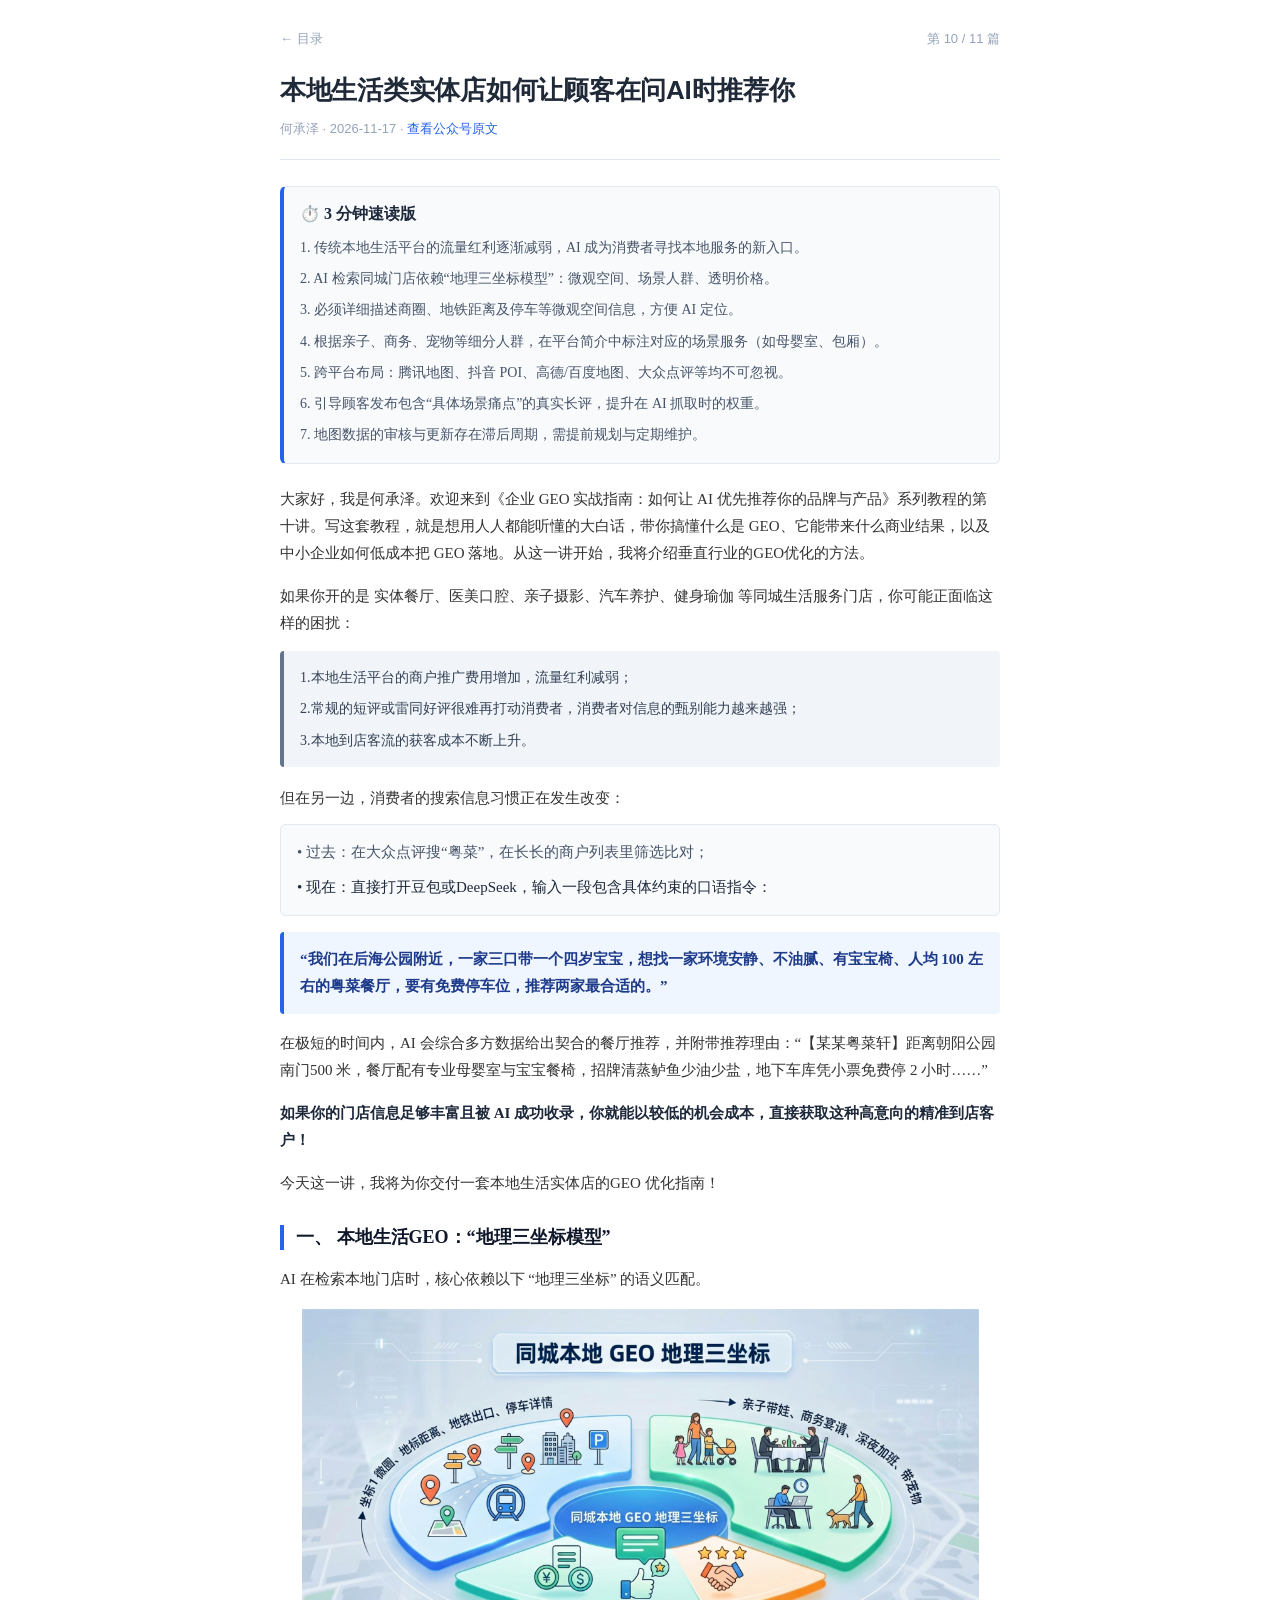
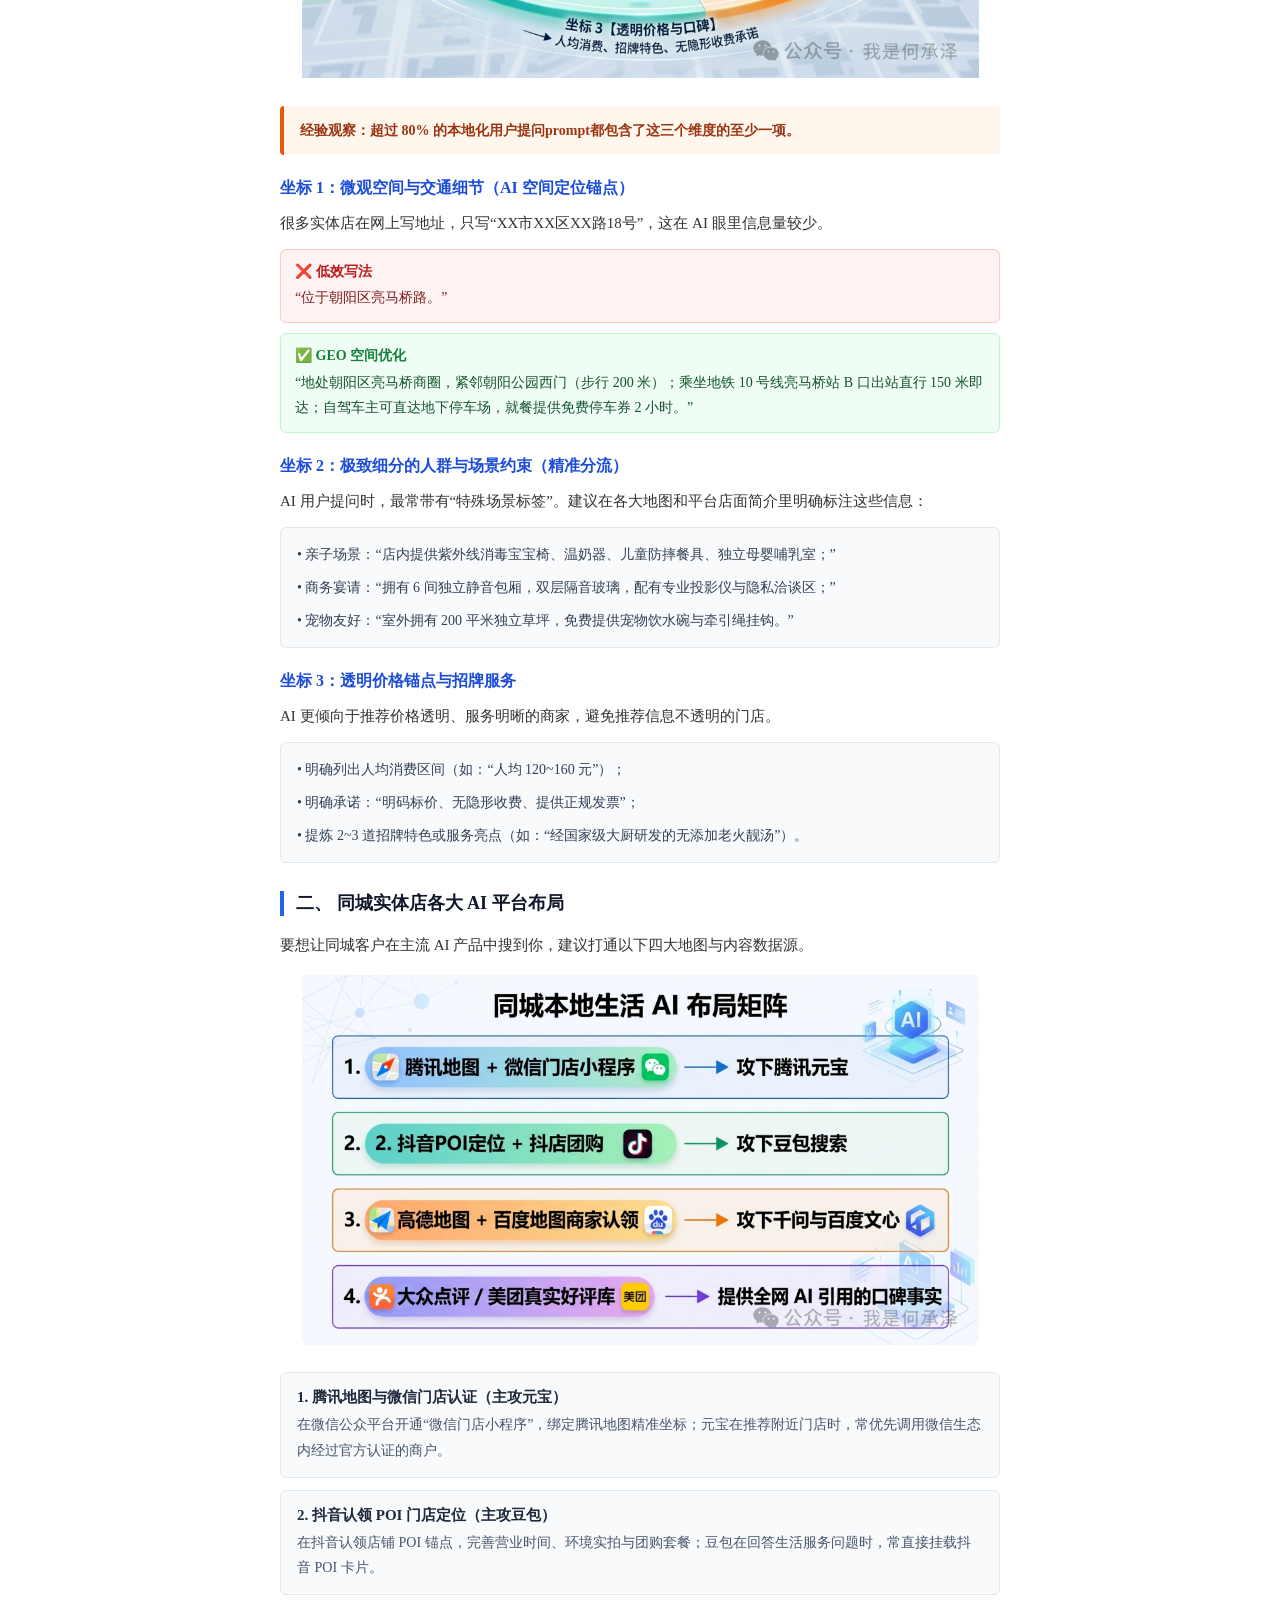
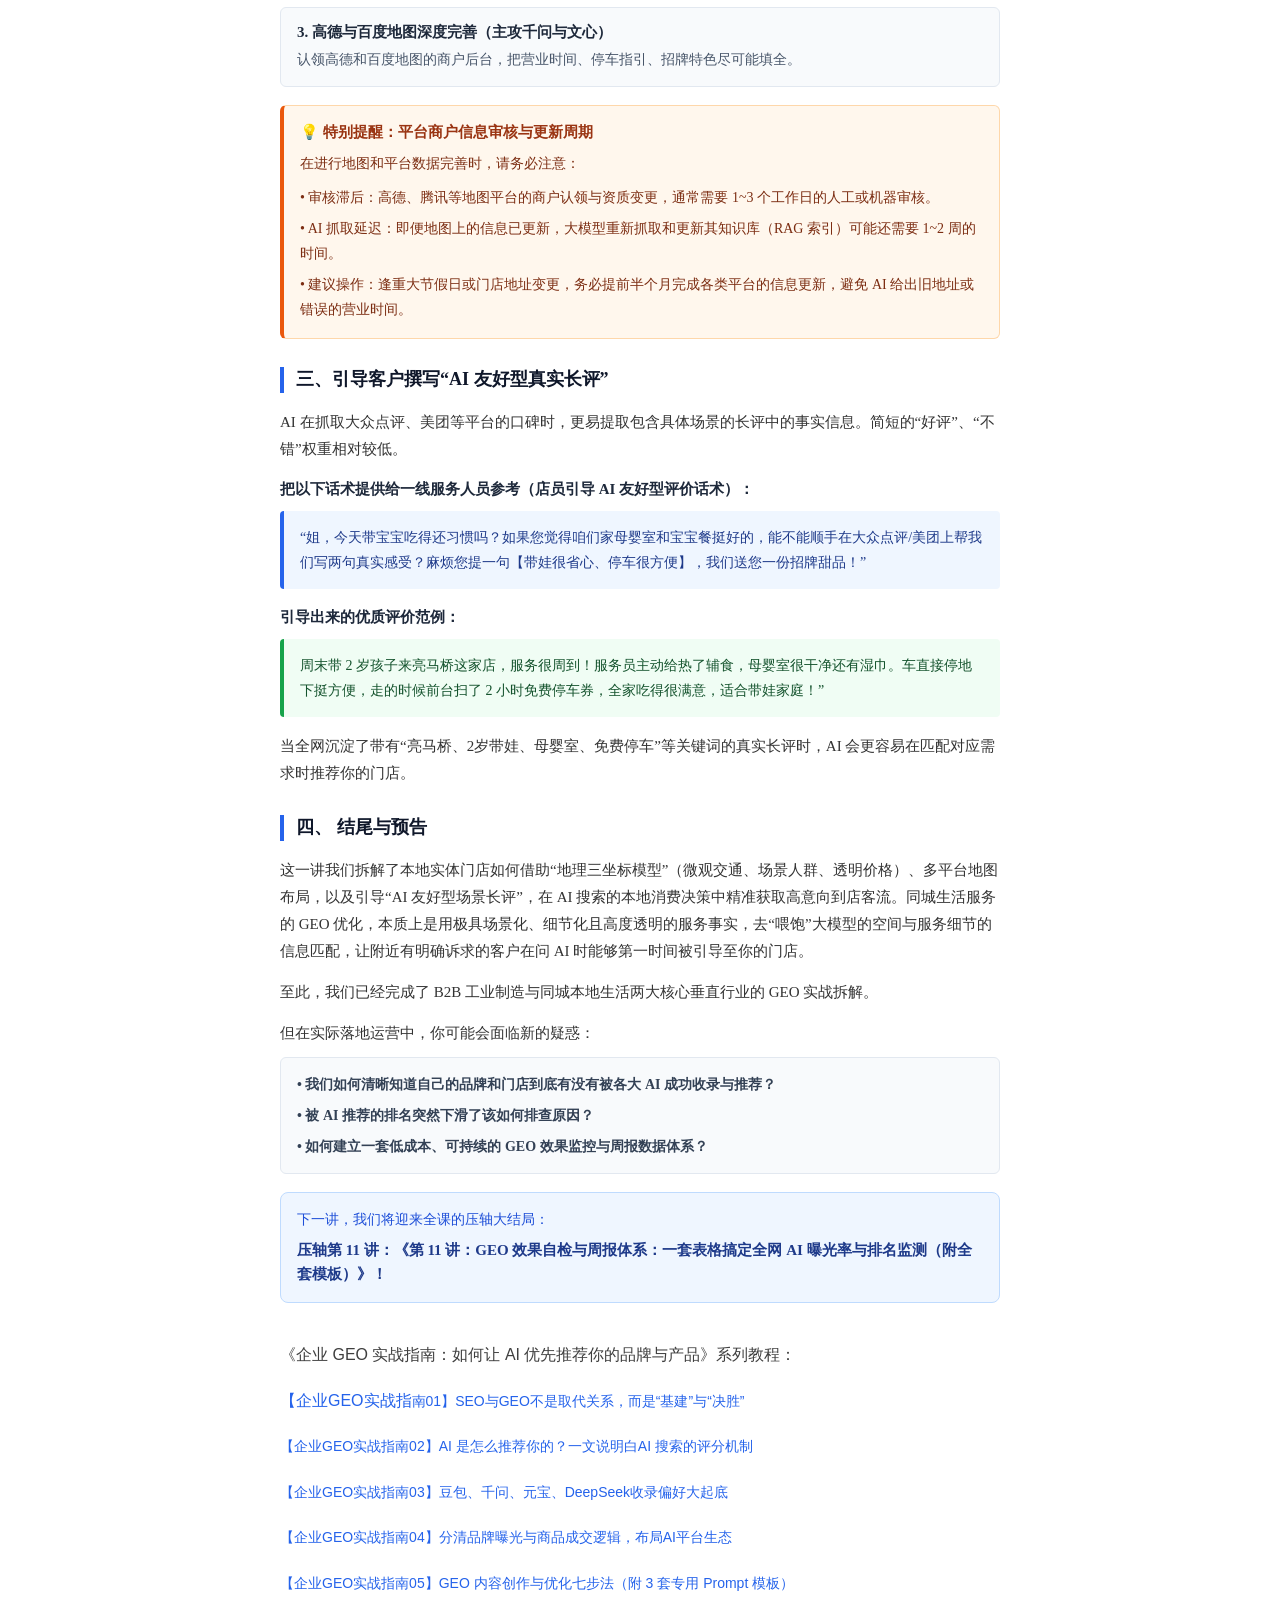
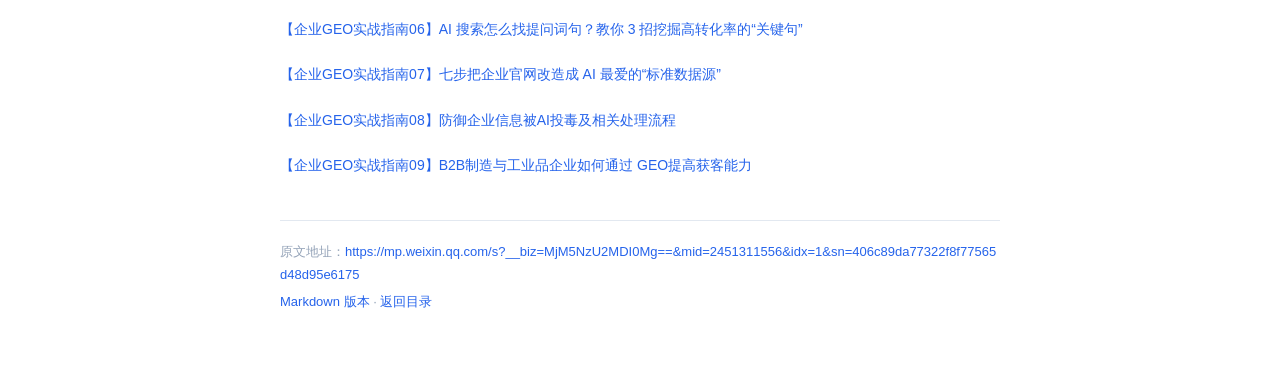
<file: pages/10-local-business.html>
<!doctype html>
<html lang="zh-CN">
<head>
<meta charset="utf-8">
<meta name="viewport" content="width=device-width, initial-scale=1">
<meta name="author" content="何承泽">
<title>本地生活类实体店如何让顾客在问AI时推荐你 · 企业GEO实战指南</title>
<meta name="description" content="《企业GEO实战指南》第 10 篇：本地生活类实体店如何让顾客在问AI时推荐你">
<link rel="stylesheet" href="../assets/style.css">
</head>
<body>
<main class="page">
  <nav class="crumb"><a href="../index.html">← 目录</a><span>第 10 / 11 篇</span></nav>
  <header class="page-head">
    <h1>本地生活类实体店如何让顾客在问AI时推荐你</h1>
    <p class="meta">何承泽 · 2026-11-17 · <a href="https://mp.weixin.qq.com/s?__biz=MjM5NzU2MDI0Mg==&mid=2451311556&idx=1&sn=406c89da77322f8f77565d48d95e6175" target="_blank" rel="noopener">查看公众号原文</a></p>
  </header>
  <article class="rich">
<section style="color: rgb(51, 51, 51); font-family: &quot;Noto Sans SC&quot;; font-size: 15px; font-style: normal; font-variant-ligatures: normal; font-variant-caps: normal; font-weight: 400; letter-spacing: normal; orphans: 2; text-align: left; text-indent: 0px; text-transform: none; widows: 2; word-spacing: 0px; -webkit-text-stroke-width: 0px; white-space: normal; text-decoration-thickness: initial; text-decoration-style: initial; text-decoration-color: initial; width: 1450.4px; box-sizing: border-box; background-color: rgb(248, 250, 252); border-width: 1px 1px 1px 4px; border-style: solid; border-color: rgb(226, 232, 240) rgb(226, 232, 240) rgb(226, 232, 240) rgb(37, 99, 235); border-image: none; border-radius: 6px; padding: 16px 16px 10px; margin: 0px 0px 22px; visibility: visible;"><p style="margin: 0px 0px 10px; font-size: 16px; font-weight: bold; color: rgb(30, 41, 59); line-height: 22.4px; visibility: visible;"><span style="visibility: visible;">⏱️ 3 分钟速读版</span></p><p style="margin: 0px 0px 6px; font-size: 14px; color: rgb(71, 85, 105); line-height: 25.2px; visibility: visible;"><span style="visibility: visible;">1. 传统本地生活平台的流量红利逐渐减弱，AI 成为消费者寻找本地服务的新入口。</span></p><p style="margin: 0px 0px 6px; font-size: 14px; color: rgb(71, 85, 105); line-height: 25.2px; visibility: visible;"><span style="visibility: visible;">2. AI 检索同城门店依赖“地理三坐标模型”：微观空间、场景人群、透明价格。</span></p><p style="margin: 0px 0px 6px; font-size: 14px; color: rgb(71, 85, 105); line-height: 25.2px; visibility: visible;"><span style="visibility: visible;">3. 必须详细描述商圈、地铁距离及停车等微观空间信息，方便 AI 定位。</span></p><p style="margin: 0px 0px 6px; font-size: 14px; color: rgb(71, 85, 105); line-height: 25.2px; visibility: visible;"><span style="visibility: visible;">4. 根据亲子、商务、宠物等细分人群，在平台简介中标注对应的场景服务（如母婴室、包厢）。</span></p><p style="margin: 0px 0px 6px; font-size: 14px; color: rgb(71, 85, 105); line-height: 25.2px; visibility: visible;"><span style="visibility: visible;">5. 跨平台布局：腾讯地图、抖音 POI、高德/百度地图、大众点评等均不可忽视。</span></p><p style="margin: 0px 0px 6px; font-size: 14px; color: rgb(71, 85, 105); line-height: 25.2px; visibility: visible;"><span style="visibility: visible;">6. 引导顾客发布包含“具体场景痛点”的真实长评，提升在 AI 抓取时的权重。</span></p><p style="margin: 0px 0px 6px; font-size: 14px; color: rgb(71, 85, 105); line-height: 25.2px; visibility: visible;"><span style="visibility: visible;">7. 地图数据的审核与更新存在滞后周期，需提前规划与定期维护。</span></p></section><p style="color: rgb(51, 51, 51); font-family: &quot;Noto Sans SC&quot;; font-size: 15px; font-style: normal; font-variant-ligatures: normal; font-variant-caps: normal; font-weight: 400; letter-spacing: normal; orphans: 2; text-align: left; text-indent: 0px; text-transform: none; widows: 2; word-spacing: 0px; -webkit-text-stroke-width: 0px; white-space: normal; text-decoration-thickness: initial; text-decoration-style: initial; text-decoration-color: initial; margin: 0px 0px 16px; line-height: 27px; visibility: visible;"><span style="visibility: visible;">大家好，我是何承泽。欢迎来到《企业 GEO 实战指南：如何让 AI 优先推荐你的品牌与产品》系列教程的第十讲。写这套教程，就是想用人人都能听懂的大白话，带你搞懂什么是 GEO、它能带来什么商业结果，以及中小企业如何低成本把 GEO 落地。从这一讲开始，我将介绍垂直行业的GEO优化的方法。</span></p><p style="color: rgb(51, 51, 51); font-family: &quot;Noto Sans SC&quot;; font-size: 15px; font-style: normal; font-variant-ligatures: normal; font-variant-caps: normal; font-weight: 400; letter-spacing: normal; orphans: 2; text-align: left; text-indent: 0px; text-transform: none; widows: 2; word-spacing: 0px; -webkit-text-stroke-width: 0px; white-space: normal; text-decoration-thickness: initial; text-decoration-style: initial; text-decoration-color: initial; margin: 0px 0px 14px; line-height: 27px; visibility: visible;"><span style="visibility: visible;">如果你开的是 实体餐厅、医美口腔、亲子摄影、汽车养护、健身瑜伽 等同城生活服务门店，你可能正面临这样的困扰：</span></p><section style="color: rgb(51, 51, 51); font-family: &quot;Noto Sans SC&quot;; font-size: 15px; font-style: normal; font-variant-ligatures: normal; font-variant-caps: normal; font-weight: 400; letter-spacing: normal; orphans: 2; text-align: left; text-indent: 0px; text-transform: none; widows: 2; word-spacing: 0px; -webkit-text-stroke-width: 0px; white-space: normal; text-decoration-thickness: initial; text-decoration-style: initial; text-decoration-color: initial; width: 1450.4px; box-sizing: border-box; background-color: rgb(241, 245, 249); border-left: 4px solid rgb(100, 116, 139); border-radius: 4px; padding: 14px 16px 8px; margin: 0px 0px 18px; visibility: visible;"><p style="margin: 0px 0px 6px; font-size: 14px; color: rgb(51, 65, 85); line-height: 25.2px; visibility: visible;"><span style="visibility: visible;">1.本地生活平台的商户推广费用增加，流量红利减弱；</span></p><p style="margin: 0px 0px 6px; font-size: 14px; color: rgb(51, 65, 85); line-height: 25.2px; visibility: visible;"><span style="visibility: visible;">2.常规的短评或雷同好评很难再打动消费者，消费者对信息的甄别能力越来越强；</span></p><p style="margin: 0px 0px 6px;font-size: 14px;color: rgb(51, 65, 85);line-height: 25.2px;"><span>3.本地到店客流的获客成本不断上升。</span></p></section><p style="color: rgb(51, 51, 51);font-family: &quot;Noto Sans SC&quot;;font-size: 15px;font-style: normal;font-variant-ligatures: normal;font-variant-caps: normal;font-weight: 400;letter-spacing: normal;orphans: 2;text-align: left;text-indent: 0px;text-transform: none;widows: 2;word-spacing: 0px;-webkit-text-stroke-width: 0px;white-space: normal;text-decoration-thickness: initial;text-decoration-style: initial;text-decoration-color: initial;margin: 0px 0px 12px;line-height: 27px;"><span>但在另一边，消费者的搜索信息习惯正在发生改变：</span></p><section style="color: rgb(51, 51, 51);font-family: &quot;Noto Sans SC&quot;;font-size: 15px;font-style: normal;font-variant-ligatures: normal;font-variant-caps: normal;font-weight: 400;letter-spacing: normal;orphans: 2;text-align: left;text-indent: 0px;text-transform: none;widows: 2;word-spacing: 0px;-webkit-text-stroke-width: 0px;white-space: normal;text-decoration-thickness: initial;text-decoration-style: initial;text-decoration-color: initial;width: 1450.4px;box-sizing: border-box;background-color: rgb(248, 250, 252);border: 1px solid rgb(226, 232, 240);border-radius: 6px;padding: 14px 16px 8px;margin: 0px 0px 16px;"><p style="margin: 0px 0px 8px;font-size: 15px;color: rgb(71, 85, 105);line-height: 27px;"><span>• 过去：在大众点评搜“粤菜”，在长长的商户列表里筛选比对；</span></p><p style="margin: 0px 0px 6px;font-size: 15px;color: rgb(30, 41, 59);line-height: 27px;"><span>• 现在：直接打开豆包或DeepSeek，输入一段包含具体约束的口语指令：</span></p></section><section style="color: rgb(51, 51, 51);font-family: &quot;Noto Sans SC&quot;;font-size: 15px;font-style: normal;font-variant-ligatures: normal;font-variant-caps: normal;font-weight: 400;letter-spacing: normal;orphans: 2;text-align: left;text-indent: 0px;text-transform: none;widows: 2;word-spacing: 0px;-webkit-text-stroke-width: 0px;white-space: normal;text-decoration-thickness: initial;text-decoration-style: initial;text-decoration-color: initial;width: 1450.4px;box-sizing: border-box;background-color: rgb(239, 246, 255);border-left: 4px solid rgb(37, 99, 235);border-radius: 4px;padding: 14px 16px;margin: 0px 0px 16px;"><p style="margin: 0px;font-size: 15px;font-weight: bold;color: rgb(30, 58, 138);line-height: 27px;"><span>“我们在后海公园附近，一家三口带一个四岁宝宝，想找一家环境安静、不油腻、有宝宝椅、人均 100 左右的粤菜餐厅，要有免费停车位，推荐两家最合适的。”</span></p></section><p style="color: rgb(51, 51, 51);font-family: &quot;Noto Sans SC&quot;;font-size: 15px;font-style: normal;font-variant-ligatures: normal;font-variant-caps: normal;font-weight: 400;letter-spacing: normal;orphans: 2;text-align: left;text-indent: 0px;text-transform: none;widows: 2;word-spacing: 0px;-webkit-text-stroke-width: 0px;white-space: normal;text-decoration-thickness: initial;text-decoration-style: initial;text-decoration-color: initial;margin: 0px 0px 16px;line-height: 27px;"><span>在极短的时间内，AI 会综合多方数据给出契合的餐厅推荐，并附带推荐理由：“【某某粤菜轩】距离朝阳公园南门500 米，餐厅配有专业母婴室与宝宝餐椅，招牌清蒸鲈鱼少油少盐，地下车库凭小票免费停 2 小时……”</span></p><p style="font-family: &quot;Noto Sans SC&quot;;font-size: 15px;font-style: normal;font-variant-ligatures: normal;font-variant-caps: normal;letter-spacing: normal;orphans: 2;text-align: left;text-indent: 0px;text-transform: none;widows: 2;word-spacing: 0px;-webkit-text-stroke-width: 0px;white-space: normal;text-decoration-thickness: initial;text-decoration-style: initial;text-decoration-color: initial;margin: 0px 0px 16px;font-weight: bold;color: rgb(30, 41, 59);line-height: 27px;"><span>如果你的门店信息足够丰富且被 AI 成功收录，你就能以较低的机会成本，直接获取这种高意向的精准到店客户！</span></p><p style="color: rgb(51, 51, 51);font-family: &quot;Noto Sans SC&quot;;font-size: 15px;font-style: normal;font-variant-ligatures: normal;font-variant-caps: normal;font-weight: 400;letter-spacing: normal;orphans: 2;text-align: left;text-indent: 0px;text-transform: none;widows: 2;word-spacing: 0px;-webkit-text-stroke-width: 0px;white-space: normal;text-decoration-thickness: initial;text-decoration-style: initial;text-decoration-color: initial;margin: 0px 0px 26px;line-height: 27px;"><span>今天这一讲，我将为你交付一套本地生活实体店的GEO 优化指南！</span></p><section style="color: rgb(51, 51, 51);font-family: &quot;Noto Sans SC&quot;;font-size: 15px;font-style: normal;font-variant-ligatures: normal;font-variant-caps: normal;font-weight: 400;letter-spacing: normal;orphans: 2;text-align: left;text-indent: 0px;text-transform: none;widows: 2;word-spacing: 0px;-webkit-text-stroke-width: 0px;white-space: normal;text-decoration-thickness: initial;text-decoration-style: initial;text-decoration-color: initial;width: 1450.4px;box-sizing: border-box;border-left: 4px solid rgb(37, 99, 235);padding-left: 12px;margin: 28px 0px 16px;"><p style="margin: 0px;font-size: 18px;font-weight: bold;color: rgb(15, 23, 42);line-height: 25.2px;"><span>一、 本地生活GEO：“地理三坐标模型”</span></p></section><p style="color: rgb(51, 51, 51);font-family: &quot;Noto Sans SC&quot;;font-size: 15px;font-style: normal;font-variant-ligatures: normal;font-variant-caps: normal;font-weight: 400;letter-spacing: normal;orphans: 2;text-align: left;text-indent: 0px;text-transform: none;widows: 2;word-spacing: 0px;-webkit-text-stroke-width: 0px;white-space: normal;text-decoration-thickness: initial;text-decoration-style: initial;text-decoration-color: initial;margin: 0px 0px 16px;line-height: 27px;"><span>AI 在检索本地门店时，核心依赖以下 “地理三坐标” 的语义匹配。</span></p><section style="text-align: center;" nodeleaf=""><img class="rich_pages wxw-img js_img_placeholder wx_img_placeholder" data-ratio="0.5453703703703704" data-s="300,640" data-type="png" data-w="1080" type="block" data-imgfileid="303827904" data-aistatus="1" data-original-style="null" data-index="2" src="../assets/images/10-local-business/01.png" _width="677px" style="aspect-ratio: calc(1.83362) / 1; width: 677px !important; height: auto !important;" alt="图片"></section><section style="color: rgb(51, 51, 51);font-family: &quot;Noto Sans SC&quot;;font-size: 15px;font-style: normal;font-variant-ligatures: normal;font-variant-caps: normal;font-weight: 400;letter-spacing: normal;orphans: 2;text-align: left;text-indent: 0px;text-transform: none;widows: 2;word-spacing: 0px;-webkit-text-stroke-width: 0px;white-space: normal;text-decoration-thickness: initial;text-decoration-style: initial;text-decoration-color: initial;"><span><br></span></section><section style="color: rgb(51, 51, 51);font-family: &quot;Noto Sans SC&quot;;font-size: 15px;font-style: normal;font-variant-ligatures: normal;font-variant-caps: normal;font-weight: 400;letter-spacing: normal;orphans: 2;text-align: left;text-indent: 0px;text-transform: none;widows: 2;word-spacing: 0px;-webkit-text-stroke-width: 0px;white-space: normal;text-decoration-thickness: initial;text-decoration-style: initial;text-decoration-color: initial;width: 1450.4px;box-sizing: border-box;background-color: rgb(255, 247, 237);border-left: 4px solid rgb(234, 88, 12);border-radius: 4px;padding: 12px 16px;margin: 0px 0px 20px;"><p style="margin: 0px;font-size: 14px;font-weight: bold;color: rgb(154, 52, 18);line-height: 25.2px;"><span>经验观察：超过 80% 的本地化用户提问prompt都包含了这三个维度的至少一项。</span></p></section><p style="font-family: &quot;Noto Sans SC&quot;;font-style: normal;font-variant-ligatures: normal;font-variant-caps: normal;letter-spacing: normal;orphans: 2;text-align: left;text-indent: 0px;text-transform: none;widows: 2;word-spacing: 0px;-webkit-text-stroke-width: 0px;white-space: normal;text-decoration-thickness: initial;text-decoration-style: initial;text-decoration-color: initial;margin: 22px 0px 10px;font-size: 16px;font-weight: bold;color: rgb(29, 78, 216);line-height: 22.4px;"><span>坐标 1：微观空间与交通细节（AI 空间定位锚点）</span></p><p style="color: rgb(51, 51, 51);font-family: &quot;Noto Sans SC&quot;;font-size: 15px;font-style: normal;font-variant-ligatures: normal;font-variant-caps: normal;font-weight: 400;letter-spacing: normal;orphans: 2;text-align: left;text-indent: 0px;text-transform: none;widows: 2;word-spacing: 0px;-webkit-text-stroke-width: 0px;white-space: normal;text-decoration-thickness: initial;text-decoration-style: initial;text-decoration-color: initial;margin: 0px 0px 12px;line-height: 27px;"><span>很多实体店在网上写地址，只写“XX市XX区XX路18号”，这在 AI 眼里信息量较少。</span></p><section style="color: rgb(51, 51, 51);font-family: &quot;Noto Sans SC&quot;;font-size: 15px;font-style: normal;font-variant-ligatures: normal;font-variant-caps: normal;font-weight: 400;letter-spacing: normal;orphans: 2;text-align: left;text-indent: 0px;text-transform: none;widows: 2;word-spacing: 0px;-webkit-text-stroke-width: 0px;white-space: normal;text-decoration-thickness: initial;text-decoration-style: initial;text-decoration-color: initial;width: 1450.4px;box-sizing: border-box;background-color: rgb(254, 242, 242);border: 1px solid rgb(254, 202, 202);border-radius: 6px;padding: 12px 14px;margin: 0px 0px 10px;"><p style="margin: 0px 0px 4px;font-size: 14px;font-weight: bold;color: rgb(185, 28, 28);line-height: 19.6px;"><span>❌ 低效写法</span></p><p style="margin: 0px;font-size: 14px;color: rgb(127, 29, 29);line-height: 25.2px;"><span>“位于朝阳区亮马桥路。”</span></p></section><section style="color: rgb(51, 51, 51);font-family: &quot;Noto Sans SC&quot;;font-size: 15px;font-style: normal;font-variant-ligatures: normal;font-variant-caps: normal;font-weight: 400;letter-spacing: normal;orphans: 2;text-align: left;text-indent: 0px;text-transform: none;widows: 2;word-spacing: 0px;-webkit-text-stroke-width: 0px;white-space: normal;text-decoration-thickness: initial;text-decoration-style: initial;text-decoration-color: initial;width: 1450.4px;box-sizing: border-box;background-color: rgb(240, 253, 244);border: 1px solid rgb(187, 247, 208);border-radius: 6px;padding: 12px 14px;margin: 0px 0px 20px;"><p style="margin: 0px 0px 4px;font-size: 14px;font-weight: bold;color: rgb(21, 128, 61);line-height: 19.6px;"><span>✅ GEO 空间优化</span></p><p style="margin: 0px;font-size: 14px;color: rgb(20, 83, 45);line-height: 25.2px;"><span>“地处朝阳区亮马桥商圈，紧邻朝阳公园西门（步行 200 米）；乘坐地铁 10 号线亮马桥站 B 口出站直行 150 米即达；自驾车主可直达地下停车场，就餐提供免费停车券 2 小时。”</span></p></section><p style="font-family: &quot;Noto Sans SC&quot;;font-style: normal;font-variant-ligatures: normal;font-variant-caps: normal;letter-spacing: normal;orphans: 2;text-align: left;text-indent: 0px;text-transform: none;widows: 2;word-spacing: 0px;-webkit-text-stroke-width: 0px;white-space: normal;text-decoration-thickness: initial;text-decoration-style: initial;text-decoration-color: initial;margin: 22px 0px 10px;font-size: 16px;font-weight: bold;color: rgb(29, 78, 216);line-height: 22.4px;"><span>坐标 2：极致细分的人群与场景约束（精准分流）</span></p><p style="color: rgb(51, 51, 51);font-family: &quot;Noto Sans SC&quot;;font-size: 15px;font-style: normal;font-variant-ligatures: normal;font-variant-caps: normal;font-weight: 400;letter-spacing: normal;orphans: 2;text-align: left;text-indent: 0px;text-transform: none;widows: 2;word-spacing: 0px;-webkit-text-stroke-width: 0px;white-space: normal;text-decoration-thickness: initial;text-decoration-style: initial;text-decoration-color: initial;margin: 0px 0px 12px;line-height: 27px;"><span>AI 用户提问时，最常带有“特殊场景标签”。建议在各大地图和平台店面简介里明确标注这些信息：</span></p><section style="color: rgb(51, 51, 51);font-family: &quot;Noto Sans SC&quot;;font-size: 15px;font-style: normal;font-variant-ligatures: normal;font-variant-caps: normal;font-weight: 400;letter-spacing: normal;orphans: 2;text-align: left;text-indent: 0px;text-transform: none;widows: 2;word-spacing: 0px;-webkit-text-stroke-width: 0px;white-space: normal;text-decoration-thickness: initial;text-decoration-style: initial;text-decoration-color: initial;width: 1450.4px;box-sizing: border-box;background-color: rgb(248, 250, 252);border: 1px solid rgb(226, 232, 240);border-radius: 6px;padding: 14px 16px 8px;margin: 0px 0px 20px;"><p style="margin: 0px 0px 8px;font-size: 14px;color: rgb(51, 65, 85);line-height: 25.2px;"><span>• 亲子场景：“店内提供紫外线消毒宝宝椅、温奶器、儿童防摔餐具、独立母婴哺乳室；”</span></p><p style="margin: 0px 0px 8px;font-size: 14px;color: rgb(51, 65, 85);line-height: 25.2px;"><span>• 商务宴请：“拥有 6 间独立静音包厢，双层隔音玻璃，配有专业投影仪与隐私洽谈区；”</span></p><p style="margin: 0px 0px 6px;font-size: 14px;color: rgb(51, 65, 85);line-height: 25.2px;"><span>• 宠物友好：“室外拥有 200 平米独立草坪，免费提供宠物饮水碗与牵引绳挂钩。”</span></p></section><p style="font-family: &quot;Noto Sans SC&quot;;font-style: normal;font-variant-ligatures: normal;font-variant-caps: normal;letter-spacing: normal;orphans: 2;text-align: left;text-indent: 0px;text-transform: none;widows: 2;word-spacing: 0px;-webkit-text-stroke-width: 0px;white-space: normal;text-decoration-thickness: initial;text-decoration-style: initial;text-decoration-color: initial;margin: 22px 0px 10px;font-size: 16px;font-weight: bold;color: rgb(29, 78, 216);line-height: 22.4px;"><span>坐标 3：透明价格锚点与招牌服务</span></p><p style="color: rgb(51, 51, 51);font-family: &quot;Noto Sans SC&quot;;font-size: 15px;font-style: normal;font-variant-ligatures: normal;font-variant-caps: normal;font-weight: 400;letter-spacing: normal;orphans: 2;text-align: left;text-indent: 0px;text-transform: none;widows: 2;word-spacing: 0px;-webkit-text-stroke-width: 0px;white-space: normal;text-decoration-thickness: initial;text-decoration-style: initial;text-decoration-color: initial;margin: 0px 0px 12px;line-height: 27px;"><span>AI 更倾向于推荐价格透明、服务明晰的商家，避免推荐信息不透明的门店。</span></p><section style="color: rgb(51, 51, 51);font-family: &quot;Noto Sans SC&quot;;font-size: 15px;font-style: normal;font-variant-ligatures: normal;font-variant-caps: normal;font-weight: 400;letter-spacing: normal;orphans: 2;text-align: left;text-indent: 0px;text-transform: none;widows: 2;word-spacing: 0px;-webkit-text-stroke-width: 0px;white-space: normal;text-decoration-thickness: initial;text-decoration-style: initial;text-decoration-color: initial;width: 1450.4px;box-sizing: border-box;background-color: rgb(248, 250, 252);border: 1px solid rgb(226, 232, 240);border-radius: 6px;padding: 14px 16px 8px;margin: 0px 0px 24px;"><p style="margin: 0px 0px 8px;font-size: 14px;color: rgb(51, 65, 85);line-height: 25.2px;"><span>• 明确列出人均消费区间（如：“人均 120~160 元”）；</span></p><p style="margin: 0px 0px 8px;font-size: 14px;color: rgb(51, 65, 85);line-height: 25.2px;"><span>• 明确承诺：“明码标价、无隐形收费、提供正规发票”；</span></p><p style="margin: 0px 0px 6px;font-size: 14px;color: rgb(51, 65, 85);line-height: 25.2px;"><span>• 提炼 2~3 道招牌特色或服务亮点（如：“经国家级大厨研发的无添加老火靓汤”）。</span></p></section><section style="color: rgb(51, 51, 51);font-family: &quot;Noto Sans SC&quot;;font-size: 15px;font-style: normal;font-variant-ligatures: normal;font-variant-caps: normal;font-weight: 400;letter-spacing: normal;orphans: 2;text-align: left;text-indent: 0px;text-transform: none;widows: 2;word-spacing: 0px;-webkit-text-stroke-width: 0px;white-space: normal;text-decoration-thickness: initial;text-decoration-style: initial;text-decoration-color: initial;width: 1450.4px;box-sizing: border-box;border-left: 4px solid rgb(37, 99, 235);padding-left: 12px;margin: 28px 0px 16px;"><p style="margin: 0px;font-size: 18px;font-weight: bold;color: rgb(15, 23, 42);line-height: 25.2px;"><span>二、 同城实体店各大 AI 平台布局</span></p></section><p style="color: rgb(51, 51, 51);font-family: &quot;Noto Sans SC&quot;;font-size: 15px;font-style: normal;font-variant-ligatures: normal;font-variant-caps: normal;font-weight: 400;letter-spacing: normal;orphans: 2;text-align: left;text-indent: 0px;text-transform: none;widows: 2;word-spacing: 0px;-webkit-text-stroke-width: 0px;white-space: normal;text-decoration-thickness: initial;text-decoration-style: initial;text-decoration-color: initial;margin: 0px 0px 16px;line-height: 27px;"><span>要想让同城客户在主流 AI 产品中搜到你，建议打通以下四大地图与内容数据源。</span></p><section style="text-align: center;" nodeleaf=""><img class="rich_pages wxw-img js_img_placeholder wx_img_placeholder" data-ratio="0.5453703703703704" data-s="300,640" data-type="png" data-w="1080" type="block" data-imgfileid="303827905" data-aistatus="1" data-original-style="null" data-index="3" src="../assets/images/10-local-business/02.png" _width="677px" style="aspect-ratio: calc(1.83362) / 1; width: 677px !important; height: auto !important;" alt="图片"></section><section style="color: rgb(51, 51, 51);font-family: &quot;Noto Sans SC&quot;;font-size: 15px;font-style: normal;font-variant-ligatures: normal;font-variant-caps: normal;font-weight: 400;letter-spacing: normal;orphans: 2;text-align: center;text-indent: 0px;text-transform: none;widows: 2;word-spacing: 0px;-webkit-text-stroke-width: 0px;white-space: normal;text-decoration-thickness: initial;text-decoration-style: initial;text-decoration-color: initial;"><span><br></span></section><section style="color: rgb(51, 51, 51);font-family: &quot;Noto Sans SC&quot;;font-size: 15px;font-style: normal;font-variant-ligatures: normal;font-variant-caps: normal;font-weight: 400;letter-spacing: normal;orphans: 2;text-align: left;text-indent: 0px;text-transform: none;widows: 2;word-spacing: 0px;-webkit-text-stroke-width: 0px;white-space: normal;text-decoration-thickness: initial;text-decoration-style: initial;text-decoration-color: initial;width: 1450.4px;box-sizing: border-box;background-color: rgb(248, 250, 252);border: 1px solid rgb(226, 232, 240);border-radius: 6px;padding: 14px 16px;margin: 0px 0px 12px;"><p style="margin: 0px 0px 4px;font-size: 15px;font-weight: bold;color: rgb(30, 41, 59);line-height: 21px;"><span>1. 腾讯地图与微信门店认证（主攻元宝）</span></p><p style="margin: 0px;font-size: 14px;color: rgb(71, 85, 105);line-height: 25.2px;"><span>在微信公众平台开通“微信门店小程序”，绑定腾讯地图精准坐标；元宝在推荐附近门店时，常优先调用微信生态内经过官方认证的商户。</span></p></section><section style="color: rgb(51, 51, 51);font-family: &quot;Noto Sans SC&quot;;font-size: 15px;font-style: normal;font-variant-ligatures: normal;font-variant-caps: normal;font-weight: 400;letter-spacing: normal;orphans: 2;text-align: left;text-indent: 0px;text-transform: none;widows: 2;word-spacing: 0px;-webkit-text-stroke-width: 0px;white-space: normal;text-decoration-thickness: initial;text-decoration-style: initial;text-decoration-color: initial;width: 1450.4px;box-sizing: border-box;background-color: rgb(248, 250, 252);border: 1px solid rgb(226, 232, 240);border-radius: 6px;padding: 14px 16px;margin: 0px 0px 12px;"><p style="margin: 0px 0px 4px;font-size: 15px;font-weight: bold;color: rgb(30, 41, 59);line-height: 21px;"><span>2. 抖音认领 POI 门店定位（主攻豆包）</span></p><p style="margin: 0px;font-size: 14px;color: rgb(71, 85, 105);line-height: 25.2px;"><span>在抖音认领店铺 POI 锚点，完善营业时间、环境实拍与团购套餐；豆包在回答生活服务问题时，常直接挂载抖音 POI 卡片。</span></p></section><section style="color: rgb(51, 51, 51);font-family: &quot;Noto Sans SC&quot;;font-size: 15px;font-style: normal;font-variant-ligatures: normal;font-variant-caps: normal;font-weight: 400;letter-spacing: normal;orphans: 2;text-align: left;text-indent: 0px;text-transform: none;widows: 2;word-spacing: 0px;-webkit-text-stroke-width: 0px;white-space: normal;text-decoration-thickness: initial;text-decoration-style: initial;text-decoration-color: initial;width: 1450.4px;box-sizing: border-box;background-color: rgb(248, 250, 252);border: 1px solid rgb(226, 232, 240);border-radius: 6px;padding: 14px 16px;margin: 0px 0px 18px;"><p style="margin: 0px 0px 4px;font-size: 15px;font-weight: bold;color: rgb(30, 41, 59);line-height: 21px;"><span>3. 高德与百度地图深度完善（主攻千问与文心）</span></p><p style="margin: 0px;font-size: 14px;color: rgb(71, 85, 105);line-height: 25.2px;"><span>认领高德和百度地图的商户后台，把营业时间、停车指引、招牌特色尽可能填全。</span></p></section><section style="color: rgb(51, 51, 51);font-family: &quot;Noto Sans SC&quot;;font-size: 15px;font-style: normal;font-variant-ligatures: normal;font-variant-caps: normal;font-weight: 400;letter-spacing: normal;orphans: 2;text-align: left;text-indent: 0px;text-transform: none;widows: 2;word-spacing: 0px;-webkit-text-stroke-width: 0px;white-space: normal;text-decoration-thickness: initial;text-decoration-style: initial;text-decoration-color: initial;width: 1450.4px;box-sizing: border-box;background-color: rgb(255, 247, 237);border-width: 1px 1px 1px 4px;border-style: solid;border-color: rgb(254, 215, 170) rgb(254, 215, 170) rgb(254, 215, 170) rgb(234, 88, 12);border-image: none;border-radius: 6px;padding: 16px 16px 10px;margin: 0px 0px 24px;"><p style="margin: 0px 0px 8px;font-size: 15px;font-weight: bold;color: rgb(154, 52, 18);line-height: 21px;"><span>💡 特别提醒：平台商户信息审核与更新周期</span></p><p style="margin: 0px 0px 8px;font-size: 14px;color: rgb(124, 45, 18);line-height: 25.2px;"><span>在进行地图和平台数据完善时，请务必注意：</span></p><p style="margin: 0px 0px 6px;font-size: 14px;color: rgb(124, 45, 18);line-height: 25.2px;"><span>• 审核滞后：高德、腾讯等地图平台的商户认领与资质变更，通常需要 1~3 个工作日的人工或机器审核。</span></p><p style="margin: 0px 0px 6px;font-size: 14px;color: rgb(124, 45, 18);line-height: 25.2px;"><span>• AI 抓取延迟：即便地图上的信息已更新，大模型重新抓取和更新其知识库（RAG 索引）可能还需要 1~2 周的时间。</span></p><p style="margin: 0px 0px 6px;font-size: 14px;color: rgb(124, 45, 18);line-height: 25.2px;"><span>• 建议操作：逢重大节假日或门店地址变更，务必提前半个月完成各类平台的信息更新，避免 AI 给出旧地址或错误的营业时间。</span></p></section><section style="color: rgb(51, 51, 51);font-family: &quot;Noto Sans SC&quot;;font-size: 15px;font-style: normal;font-variant-ligatures: normal;font-variant-caps: normal;font-weight: 400;letter-spacing: normal;orphans: 2;text-align: left;text-indent: 0px;text-transform: none;widows: 2;word-spacing: 0px;-webkit-text-stroke-width: 0px;white-space: normal;text-decoration-thickness: initial;text-decoration-style: initial;text-decoration-color: initial;width: 1450.4px;box-sizing: border-box;border-left: 4px solid rgb(37, 99, 235);padding-left: 12px;margin: 28px 0px 16px;"><p style="margin: 0px;font-size: 18px;font-weight: bold;color: rgb(15, 23, 42);line-height: 25.2px;"><span>三、引导客户撰写“AI 友好型真实长评”</span></p></section><p style="color: rgb(51, 51, 51);font-family: &quot;Noto Sans SC&quot;;font-size: 15px;font-style: normal;font-variant-ligatures: normal;font-variant-caps: normal;font-weight: 400;letter-spacing: normal;orphans: 2;text-align: left;text-indent: 0px;text-transform: none;widows: 2;word-spacing: 0px;-webkit-text-stroke-width: 0px;white-space: normal;text-decoration-thickness: initial;text-decoration-style: initial;text-decoration-color: initial;margin: 0px 0px 14px;line-height: 27px;"><span>AI 在抓取大众点评、美团等平台的口碑时，更易提取包含具体场景的长评中的事实信息。简短的“好评”、“不错”权重相对较低。</span></p><p style="font-family: &quot;Noto Sans SC&quot;;font-size: 15px;font-style: normal;font-variant-ligatures: normal;font-variant-caps: normal;letter-spacing: normal;orphans: 2;text-align: left;text-indent: 0px;text-transform: none;widows: 2;word-spacing: 0px;-webkit-text-stroke-width: 0px;white-space: normal;text-decoration-thickness: initial;text-decoration-style: initial;text-decoration-color: initial;margin: 0px 0px 10px;font-weight: bold;color: rgb(30, 41, 59);line-height: 24px;"><span>把以下话术提供给一线服务人员参考（店员引导 AI 友好型评价话术）：</span></p><section style="color: rgb(51, 51, 51);font-family: &quot;Noto Sans SC&quot;;font-size: 15px;font-style: normal;font-variant-ligatures: normal;font-variant-caps: normal;font-weight: 400;letter-spacing: normal;orphans: 2;text-align: left;text-indent: 0px;text-transform: none;widows: 2;word-spacing: 0px;-webkit-text-stroke-width: 0px;white-space: normal;text-decoration-thickness: initial;text-decoration-style: initial;text-decoration-color: initial;width: 1450.4px;box-sizing: border-box;background-color: rgb(239, 246, 255);border-left: 4px solid rgb(37, 99, 235);border-radius: 4px;padding: 14px 16px;margin: 0px 0px 16px;"><p style="margin: 0px;font-size: 14px;color: rgb(30, 58, 138);line-height: 25.2px;"><span>“姐，今天带宝宝吃得还习惯吗？如果您觉得咱们家母婴室和宝宝餐挺好的，能不能顺手在大众点评/美团上帮我们写两句真实感受？麻烦您提一句【带娃很省心、停车很方便】，我们送您一份招牌甜品！”</span></p></section><p style="font-family: &quot;Noto Sans SC&quot;;font-size: 15px;font-style: normal;font-variant-ligatures: normal;font-variant-caps: normal;letter-spacing: normal;orphans: 2;text-align: left;text-indent: 0px;text-transform: none;widows: 2;word-spacing: 0px;-webkit-text-stroke-width: 0px;white-space: normal;text-decoration-thickness: initial;text-decoration-style: initial;text-decoration-color: initial;margin: 0px 0px 10px;font-weight: bold;color: rgb(30, 41, 59);line-height: 24px;"><span>引导出来的优质评价范例：</span></p><section style="color: rgb(51, 51, 51);font-family: &quot;Noto Sans SC&quot;;font-size: 15px;font-style: normal;font-variant-ligatures: normal;font-variant-caps: normal;font-weight: 400;letter-spacing: normal;orphans: 2;text-align: left;text-indent: 0px;text-transform: none;widows: 2;word-spacing: 0px;-webkit-text-stroke-width: 0px;white-space: normal;text-decoration-thickness: initial;text-decoration-style: initial;text-decoration-color: initial;width: 1450.4px;box-sizing: border-box;background-color: rgb(240, 253, 244);border-left: 4px solid rgb(22, 163, 74);border-radius: 4px;padding: 14px 16px;margin: 0px 0px 16px;"><p style="margin: 0px;font-size: 14px;color: rgb(20, 83, 45);line-height: 25.2px;"><span>周末带 2 岁孩子来亮马桥这家店，服务很周到！服务员主动给热了辅食，母婴室很干净还有湿巾。车直接停地下挺方便，走的时候前台扫了 2 小时免费停车券，全家吃得很满意，适合带娃家庭！”</span></p></section><p style="color: rgb(51, 51, 51);font-family: &quot;Noto Sans SC&quot;;font-size: 15px;font-style: normal;font-variant-ligatures: normal;font-variant-caps: normal;font-weight: 400;letter-spacing: normal;orphans: 2;text-align: left;text-indent: 0px;text-transform: none;widows: 2;word-spacing: 0px;-webkit-text-stroke-width: 0px;white-space: normal;text-decoration-thickness: initial;text-decoration-style: initial;text-decoration-color: initial;margin: 0px 0px 24px;line-height: 27px;"><span>当全网沉淀了带有“亮马桥、2岁带娃、母婴室、免费停车”等关键词的真实长评时，AI 会更容易在匹配对应需求时推荐你的门店。</span></p><section style="color: rgb(51, 51, 51);font-family: &quot;Noto Sans SC&quot;;font-size: 15px;font-style: normal;font-variant-ligatures: normal;font-variant-caps: normal;font-weight: 400;letter-spacing: normal;orphans: 2;text-align: left;text-indent: 0px;text-transform: none;widows: 2;word-spacing: 0px;-webkit-text-stroke-width: 0px;white-space: normal;text-decoration-thickness: initial;text-decoration-style: initial;text-decoration-color: initial;width: 1450.4px;box-sizing: border-box;border-left: 4px solid rgb(37, 99, 235);padding-left: 12px;margin: 28px 0px 16px;"><p style="margin: 0px;font-size: 18px;font-weight: bold;color: rgb(15, 23, 42);line-height: 25.2px;"><span>四、 结尾与预告</span></p></section><p style="color: rgb(51, 51, 51);font-family: &quot;Noto Sans SC&quot;;font-size: 15px;font-style: normal;font-variant-ligatures: normal;font-variant-caps: normal;font-weight: 400;letter-spacing: normal;orphans: 2;text-align: left;text-indent: 0px;text-transform: none;widows: 2;word-spacing: 0px;-webkit-text-stroke-width: 0px;white-space: normal;text-decoration-thickness: initial;text-decoration-style: initial;text-decoration-color: initial;margin: 0px 0px 14px;line-height: 27px;"><span>这一讲我们拆解了本地实体门店如何借助“地理三坐标模型”（微观交通、场景人群、透明价格）、多平台地图布局，以及引导“AI 友好型场景长评”，在 AI 搜索的本地消费决策中精准获取高意向到店客流。同城生活服务的 GEO 优化，本质上是用极具场景化、细节化且高度透明的服务事实，去“喂饱”大模型的空间与服务细节的信息匹配，让附近有明确诉求的客户在问 AI 时能够第一时间被引导至你的门店。</span></p><p style="color: rgb(51, 51, 51);font-family: &quot;Noto Sans SC&quot;;font-size: 15px;font-style: normal;font-variant-ligatures: normal;font-variant-caps: normal;font-weight: 400;letter-spacing: normal;orphans: 2;text-align: left;text-indent: 0px;text-transform: none;widows: 2;word-spacing: 0px;-webkit-text-stroke-width: 0px;white-space: normal;text-decoration-thickness: initial;text-decoration-style: initial;text-decoration-color: initial;margin: 0px 0px 14px;line-height: 27px;"><span>至此，我们已经完成了 B2B 工业制造与同城本地生活两大核心垂直行业的 GEO 实战拆解。</span></p><p style="color: rgb(51, 51, 51);font-family: &quot;Noto Sans SC&quot;;font-size: 15px;font-style: normal;font-variant-ligatures: normal;font-variant-caps: normal;font-weight: 400;letter-spacing: normal;orphans: 2;text-align: left;text-indent: 0px;text-transform: none;widows: 2;word-spacing: 0px;-webkit-text-stroke-width: 0px;white-space: normal;text-decoration-thickness: initial;text-decoration-style: initial;text-decoration-color: initial;margin: 0px 0px 10px;line-height: 27px;"><span>但在实际落地运营中，你可能会面临新的疑惑：</span></p><section style="color: rgb(51, 51, 51);font-family: &quot;Noto Sans SC&quot;;font-size: 15px;font-style: normal;font-variant-ligatures: normal;font-variant-caps: normal;font-weight: 400;letter-spacing: normal;orphans: 2;text-align: left;text-indent: 0px;text-transform: none;widows: 2;word-spacing: 0px;-webkit-text-stroke-width: 0px;white-space: normal;text-decoration-thickness: initial;text-decoration-style: initial;text-decoration-color: initial;width: 1450.4px;box-sizing: border-box;background-color: rgb(248, 250, 252);border: 1px solid rgb(226, 232, 240);border-radius: 6px;padding: 14px 16px 8px;margin: 0px 0px 18px;"><p style="margin: 0px 0px 6px;font-size: 14px;font-weight: bold;color: rgb(51, 65, 85);line-height: 25.2px;"><span>• 我们如何清晰知道自己的品牌和门店到底有没有被各大 AI 成功收录与推荐？</span></p><p style="margin: 0px 0px 6px;font-size: 14px;font-weight: bold;color: rgb(51, 65, 85);line-height: 25.2px;"><span>• 被 AI 推荐的排名突然下滑了该如何排查原因？</span></p><p style="margin: 0px 0px 6px;font-size: 14px;font-weight: bold;color: rgb(51, 65, 85);line-height: 25.2px;"><span>• 如何建立一套低成本、可持续的 GEO 效果监控与周报数据体系？</span></p></section><section style="color: rgb(51, 51, 51);font-family: &quot;Noto Sans SC&quot;;font-size: 15px;font-style: normal;font-variant-ligatures: normal;font-variant-caps: normal;font-weight: 400;letter-spacing: normal;orphans: 2;text-align: left;text-indent: 0px;text-transform: none;widows: 2;word-spacing: 0px;-webkit-text-stroke-width: 0px;white-space: normal;text-decoration-thickness: initial;text-decoration-style: initial;text-decoration-color: initial;width: 1450.4px;box-sizing: border-box;background-color: rgb(239, 246, 255);border: 1px solid rgb(191, 219, 254);border-radius: 8px;padding: 16px;margin: 16px 0px 8px;"><p style="margin: 0px 0px 6px;font-size: 14px;color: rgb(29, 78, 216);line-height: 22.4px;"><span>下一讲，我们将迎来全课的压轴大结局：</span></p><p style="margin: 0px;font-size: 15px;font-weight: bold;color: rgb(30, 58, 138);line-height: 24px;"><span>压轴第 11 讲：《第 11 讲：GEO 效果自检与周报体系：一套表格搞定全网 AI 曝光率与排名监测（附全套模板）》！</span></p></section><section><span><br></span></section><p><span>《企业 GEO 实战指南：如何让 AI 优先推荐你的品牌与产品》系列教程：</span></p><p><span><a class="normal_text_link mp_article_text_link" target="_blank" style="" href="https://mp.weixin.qq.com/s?__biz=MjM5NzU2MDI0Mg==&mid=2451311487&idx=1&sn=c6651f9a5aa7786757fb933194b6f86f&scene=21#wechat_redirect" textvalue="【企业GEO实战指南01】SEO与GEO不是取代关系，而是“基建”与“决胜”" data-itemshowtype="0" linktype="text" data-linktype="2">【企业GEO实战指<span textstyle="" style="font-size: 14px;">南01】SEO与GEO不是取代关系，而是“基建”与“决胜”</span></a></span></p><p><span><a class="normal_text_link mp_article_text_link" target="_blank" style="" href="https://mp.weixin.qq.com/s?__biz=MjM5NzU2MDI0Mg==&mid=2451311497&idx=1&sn=9b84d8147e8ba2cfc903c0906b3e4fb8&scene=21#wechat_redirect" textvalue="【企业GEO实战指南02】AI 是怎么推荐你的？一文说明白AI 搜索的评分机制" data-itemshowtype="0" linktype="text" data-linktype="2"><span textstyle="" style="font-size: 14px;">【企业GEO实战指南02】AI 是怎么推荐你的？一文说明白AI 搜索的评分机制</span></a></span></p><p><span><a class="normal_text_link mp_article_text_link" target="_blank" style="" href="https://mp.weixin.qq.com/s?__biz=MjM5NzU2MDI0Mg==&mid=2451311502&idx=1&sn=6a6a10f794f96358fef0a1785dc8bb55&scene=21#wechat_redirect" textvalue="【企业GEO实战指南03】豆包、千问、元宝、DeepSeek收录偏好大起底" data-itemshowtype="0" linktype="text" data-linktype="2"><span textstyle="" style="font-size: 14px;">【企业GEO实战指南03】豆包、千问、元宝、DeepSeek收录偏好大起底</span></a></span></p><p><span><a class="normal_text_link mp_article_text_link" target="_blank" style="" href="https://mp.weixin.qq.com/s?__biz=MjM5NzU2MDI0Mg==&mid=2451311510&idx=1&sn=bcb13b71bcbfb056ba58dd0bddc89e9d&scene=21#wechat_redirect" textvalue="【企业GEO实战指南04】分清品牌曝光与商品成交逻辑，布局AI平台生态" data-itemshowtype="0" linktype="text" data-linktype="2"><span textstyle="" style="font-size: 14px;">【企业GEO实战指南04】分清品牌曝光与商品成交逻辑，布局AI平台生态</span></a></span></p><p><span><a class="normal_text_link mp_article_text_link" target="_blank" style="" href="https://mp.weixin.qq.com/s?__biz=MjM5NzU2MDI0Mg==&mid=2451311515&idx=1&sn=230b49e505e6b8933792d9d69bd19b94&scene=21#wechat_redirect" textvalue="【企业GEO实战指南05】GEO 内容创作与优化七步法（附 3 套专用 Prompt 模板）" data-itemshowtype="0" linktype="text" data-linktype="2"><span textstyle="" style="font-size: 14px;">【企业GEO实战指南05】GEO 内容创作与优化七步法（附 3 套专用 Prompt 模板）</span></a></span></p><p><span><a class="normal_text_link mp_article_text_link" target="_blank" style="" href="https://mp.weixin.qq.com/s?__biz=MjM5NzU2MDI0Mg==&mid=2451311521&idx=1&sn=8304df277ec75d612490dea7dcc09532&scene=21#wechat_redirect" textvalue="【企业GEO实战指南06】AI 搜索怎么找提问词句？教你 3 招挖掘高转化率的“关键句”" data-itemshowtype="0" linktype="text" data-linktype="2"><span textstyle="" style="font-size: 14px;">【企业GEO实战指南06】AI 搜索怎么找提问词句？教你 3 招挖掘高转化率的“关键句”</span></a></span></p><p><span><a class="normal_text_link mp_article_text_link" target="_blank" style="" href="https://mp.weixin.qq.com/s?__biz=MjM5NzU2MDI0Mg==&mid=2451311535&idx=1&sn=dba4b69e53337f332fdc59401ee03036&scene=21#wechat_redirect" textvalue="【企业GEO实战指南07】七步把企业官网改造成 AI 最爱的“标准数据源”" data-itemshowtype="0" linktype="text" data-linktype="2"><span textstyle="" style="font-size: 14px;">【企业GEO实战指南07】七步把企业官网改造成 AI 最爱的“标准数据源”</span></a></span></p><p><span><a class="normal_text_link mp_article_text_link" target="_blank" style="" href="https://mp.weixin.qq.com/s?__biz=MjM5NzU2MDI0Mg==&mid=2451311543&idx=1&sn=6e3e6fcca23857b43d527bd72eec2ab8&scene=21#wechat_redirect" textvalue="【企业GEO实战指南08】防御企业信息被AI投毒及相关处理流程" data-itemshowtype="0" linktype="text" data-linktype="2"><span textstyle="" style="font-size: 14px;">【企业GEO实战指南08】防御企业信息被AI投毒及相关处理流程</span></a></span></p><p style="margin-bottom: 0px;"><span><a class="normal_text_link mp_article_text_link" target="_blank" style="" href="https://mp.weixin.qq.com/s?__biz=MjM5NzU2MDI0Mg==&mid=2451311549&idx=1&sn=ac3693b6561bd1c429796e3f96dbf187&scene=21#wechat_redirect" textvalue="【企业GEO实战指南09】B2B制造与工业品企业如何通过 GEO提高获客能力" data-itemshowtype="0" linktype="text" data-linktype="2"><span textstyle="" style="font-size: 14px;">【企业GEO实战指南09】B2B制造与工业品企业如何通过 GEO提高获客能力</span></a></span></p><p style="display: none;"><mp-style-type data-value="3"></mp-style-type></p>
  </article>
  <footer class="page-foot">
    <p>原文地址：<a href="https://mp.weixin.qq.com/s?__biz=MjM5NzU2MDI0Mg==&mid=2451311556&idx=1&sn=406c89da77322f8f77565d48d95e6175" target="_blank" rel="noopener">https://mp.weixin.qq.com/s?__biz=MjM5NzU2MDI0Mg==&mid=2451311556&idx=1&sn=406c89da77322f8f77565d48d95e6175</a></p>
    <p><a href="../articles/10-local-business.md">Markdown 版本</a> · <a href="../index.html">返回目录</a></p>
  </footer>
</main>
</body>
</html>
</file>
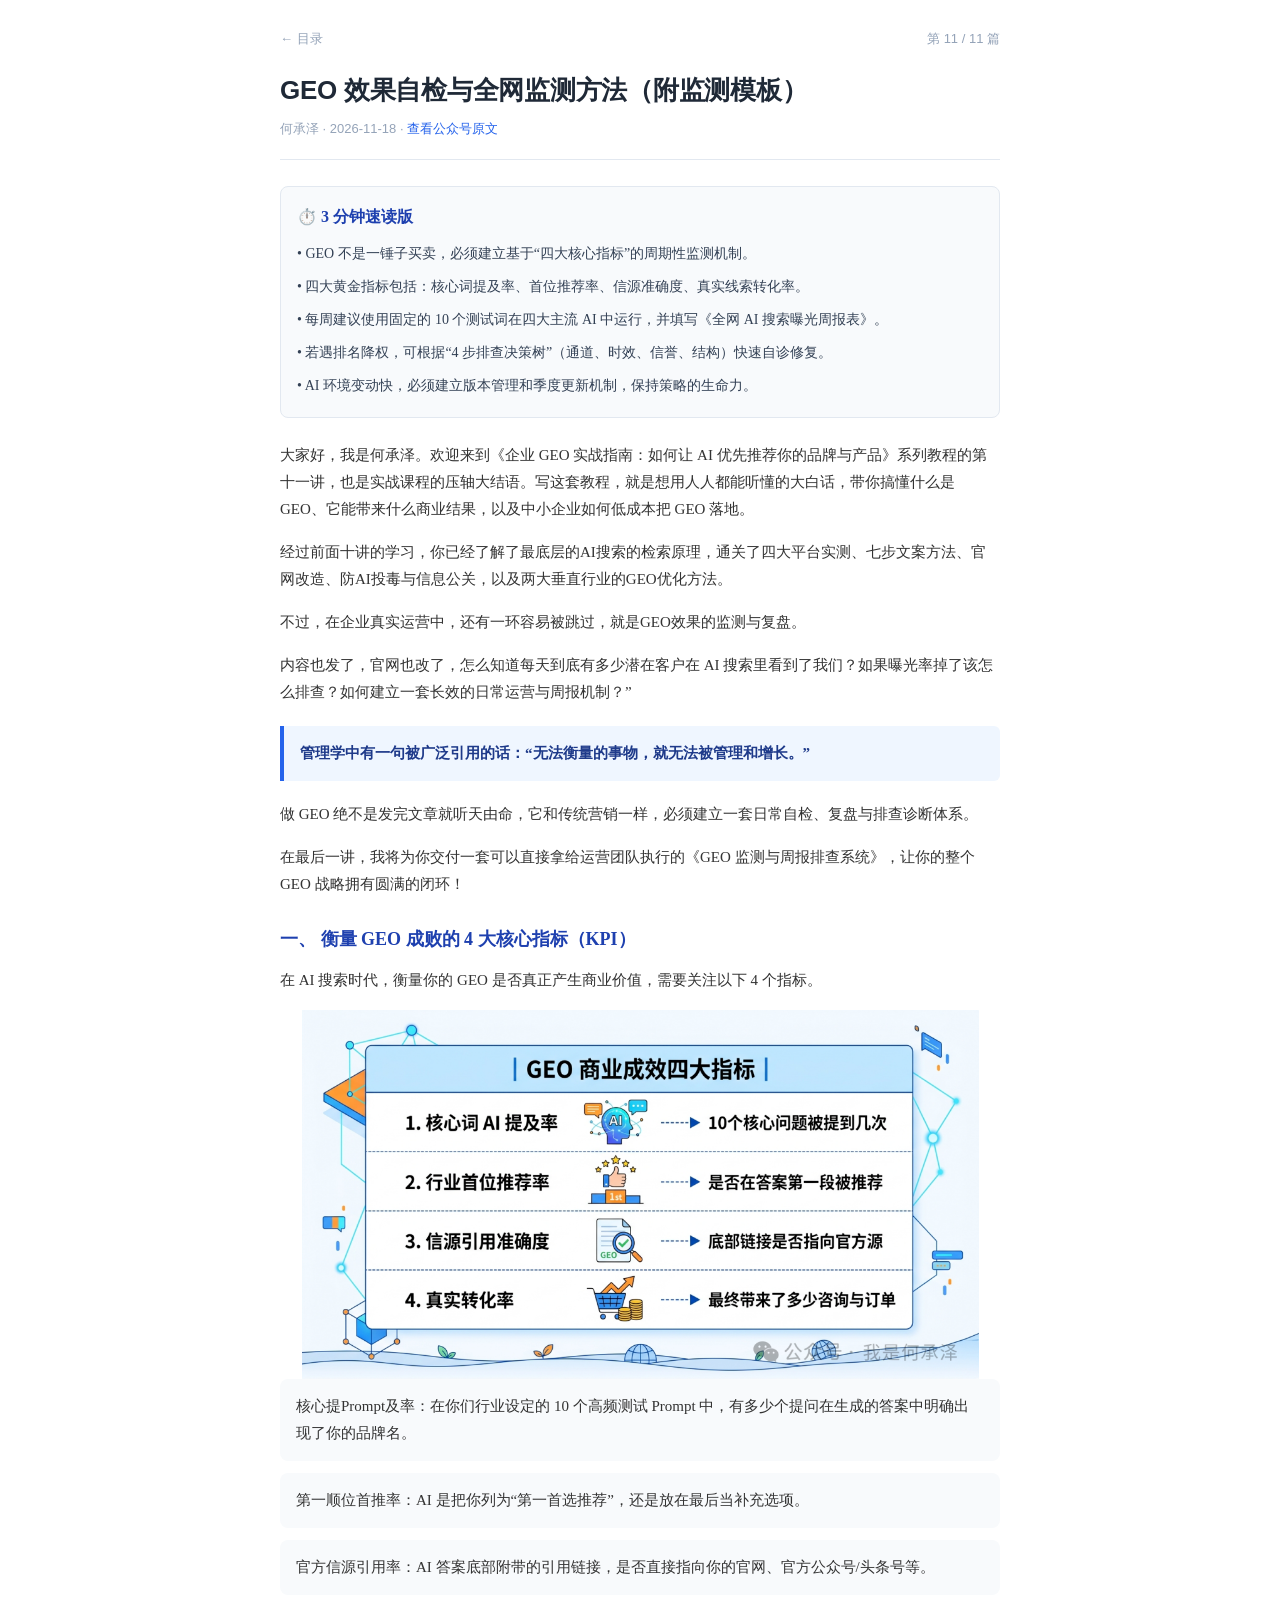
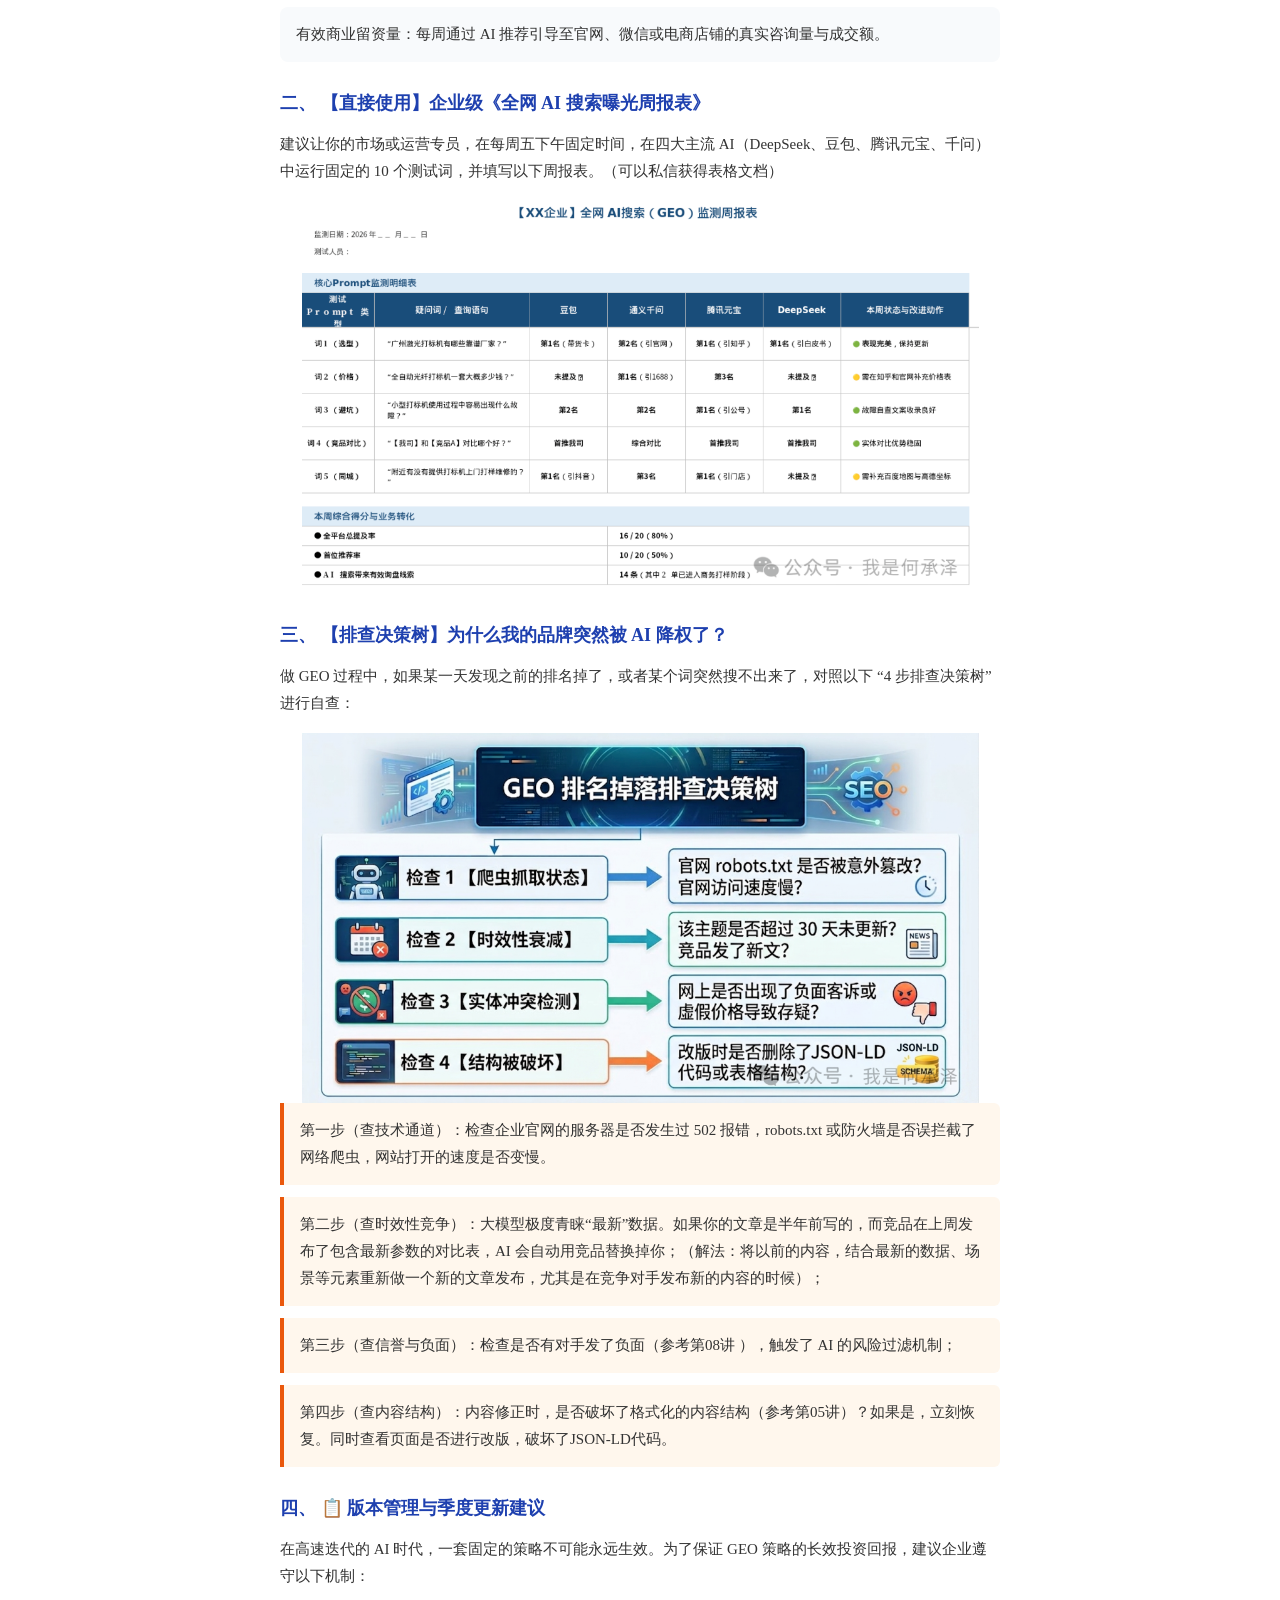
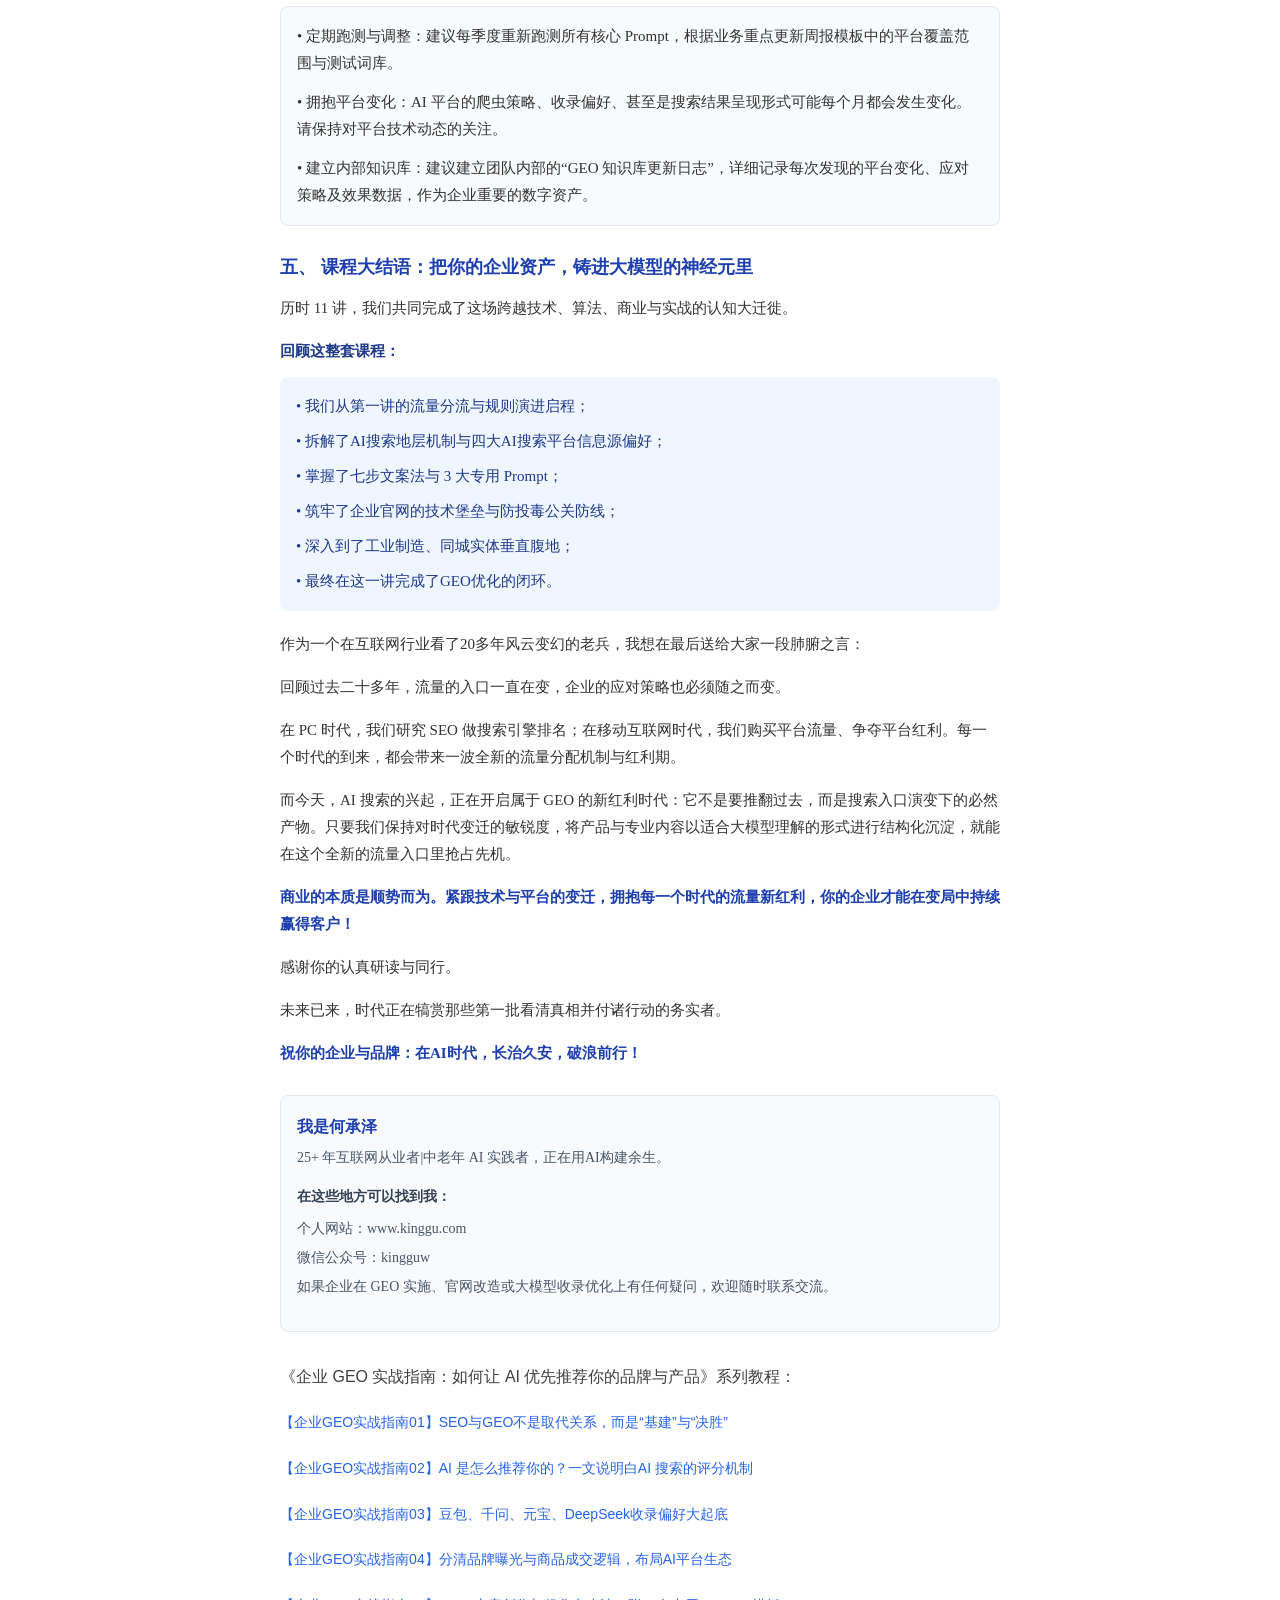
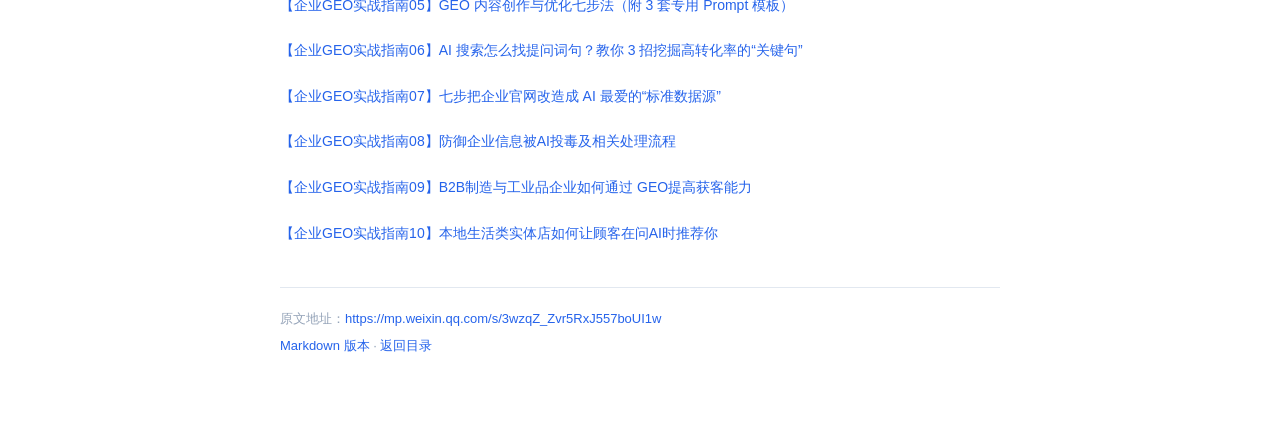
<file: pages/11-monitoring-selfcheck.html>
<!doctype html>
<html lang="zh-CN">
<head>
<meta charset="utf-8">
<meta name="viewport" content="width=device-width, initial-scale=1">
<meta name="author" content="何承泽">
<title>GEO 效果自检与全网监测方法（附监测模板） · 企业GEO实战指南</title>
<meta name="description" content="《企业GEO实战指南》第 11 篇：GEO 效果自检与全网监测方法（附监测模板）">
<link rel="stylesheet" href="../assets/style.css">
</head>
<body>
<main class="page">
  <nav class="crumb"><a href="../index.html">← 目录</a><span>第 11 / 11 篇</span></nav>
  <header class="page-head">
    <h1>GEO 效果自检与全网监测方法（附监测模板）</h1>
    <p class="meta">何承泽 · 2026-11-18 · <a href="https://mp.weixin.qq.com/s/3wzqZ_Zvr5RxJ557boUI1w" target="_blank" rel="noopener">查看公众号原文</a></p>
  </header>
  <article class="rich">
<section style="color: rgb(51, 51, 51); font-family: &quot;Noto Sans SC&quot;; font-size: 15px; font-style: normal; font-variant-ligatures: normal; font-variant-caps: normal; font-weight: 400; letter-spacing: normal; orphans: 2; text-align: left; text-indent: 0px; text-transform: none; widows: 2; word-spacing: 0px; -webkit-text-stroke-width: 0px; white-space: normal; text-decoration-thickness: initial; text-decoration-style: initial; text-decoration-color: initial; width: 1426.4px; box-sizing: border-box; background-color: rgb(248, 250, 252); border: 1px solid rgb(226, 232, 240); border-radius: 8px; padding: 18px 16px; margin: 0px 0px 24px; visibility: visible;"><p style="margin: 0px 0px 12px; font-size: 16px; font-weight: bold; line-height: 24px; color: rgb(30, 64, 175); visibility: visible;"><span style="visibility: visible;">⏱️ 3 分钟速读版</span></p><p style="margin: 0px 0px 8px; font-size: 14px; line-height: 25.2px; color: rgb(51, 65, 85); visibility: visible;"><span style="visibility: visible;">• GEO 不是一锤子买卖，必须建立基于“四大核心指标”的周期性监测机制。</span></p><p style="margin: 0px 0px 8px; font-size: 14px; line-height: 25.2px; color: rgb(51, 65, 85); visibility: visible;"><span style="visibility: visible;">• 四大黄金指标包括：核心词提及率、首位推荐率、信源准确度、真实线索转化率。</span></p><p style="margin: 0px 0px 8px; font-size: 14px; line-height: 25.2px; color: rgb(51, 65, 85); visibility: visible;"><span style="visibility: visible;">• 每周建议使用固定的 10 个测试词在四大主流 AI 中运行，并填写《全网 AI 搜索曝光周报表》。</span></p><p style="margin: 0px 0px 8px; font-size: 14px; line-height: 25.2px; color: rgb(51, 65, 85); visibility: visible;"><span style="visibility: visible;">• 若遇排名降权，可根据“4 步排查决策树”（通道、时效、信誉、结构）快速自诊修复。</span></p><p style="margin: 0px; font-size: 14px; line-height: 25.2px; color: rgb(51, 65, 85); visibility: visible;"><span style="visibility: visible;">• AI 环境变动快，必须建立版本管理和季度更新机制，保持策略的生命力。</span></p></section><p style="color: rgb(51, 51, 51); font-family: &quot;Noto Sans SC&quot;; font-size: 15px; font-style: normal; font-variant-ligatures: normal; font-variant-caps: normal; font-weight: 400; letter-spacing: normal; orphans: 2; text-align: left; text-indent: 0px; text-transform: none; widows: 2; word-spacing: 0px; -webkit-text-stroke-width: 0px; white-space: normal; text-decoration-thickness: initial; text-decoration-style: initial; text-decoration-color: initial; margin: 0px 0px 16px; line-height: 27px; visibility: visible;"><span style="visibility: visible;">大家好，我是何承泽。欢迎来到《企业 GEO 实战指南：如何让 AI 优先推荐你的品牌与产品》系列教程的第十一讲，也是实战课程的压轴大结语。写这套教程，就是想用人人都能听懂的大白话，带你搞懂什么是 GEO、它能带来什么商业结果，以及中小企业如何低成本把 GEO 落地。</span></p><p style="color: rgb(51, 51, 51); font-family: &quot;Noto Sans SC&quot;; font-size: 15px; font-style: normal; font-variant-ligatures: normal; font-variant-caps: normal; font-weight: 400; letter-spacing: normal; orphans: 2; text-align: left; text-indent: 0px; text-transform: none; widows: 2; word-spacing: 0px; -webkit-text-stroke-width: 0px; white-space: normal; text-decoration-thickness: initial; text-decoration-style: initial; text-decoration-color: initial; margin: 0px 0px 16px; line-height: 27px; visibility: visible;"><span style="visibility: visible;">经过前面十讲的学习，你已经了解了最底层的AI搜索的检索原理，通关了四大平台实测、七步文案方法、官网改造、防AI投毒与信息公关，以及两大垂直行业的GEO优化方法。</span></p><p style="color: rgb(51, 51, 51); font-family: &quot;Noto Sans SC&quot;; font-size: 15px; font-style: normal; font-variant-ligatures: normal; font-variant-caps: normal; font-weight: 400; letter-spacing: normal; orphans: 2; text-align: left; text-indent: 0px; text-transform: none; widows: 2; word-spacing: 0px; -webkit-text-stroke-width: 0px; white-space: normal; text-decoration-thickness: initial; text-decoration-style: initial; text-decoration-color: initial; margin: 0px 0px 16px; line-height: 27px; visibility: visible;"><span style="visibility: visible;">不过，在企业真实运营中，还有一环容易被跳过，就是GEO效果的监测与复盘。</span></p><p style="color: rgb(51, 51, 51); font-family: &quot;Noto Sans SC&quot;; font-size: 15px; font-style: normal; font-variant-ligatures: normal; font-variant-caps: normal; font-weight: 400; letter-spacing: normal; orphans: 2; text-align: left; text-indent: 0px; text-transform: none; widows: 2; word-spacing: 0px; -webkit-text-stroke-width: 0px; white-space: normal; text-decoration-thickness: initial; text-decoration-style: initial; text-decoration-color: initial; margin: 0px 0px 20px; line-height: 27px; visibility: visible;"><span style="visibility: visible;">内容也发了，官网也改了，怎么知道每天到底有多少潜在客户在 AI 搜索里看到了我们？如果曝光率掉了该怎么排查？如何建立一套长效的日常运营与周报机制？”</span></p><section style="color: rgb(51, 51, 51); font-family: &quot;Noto Sans SC&quot;; font-size: 15px; font-style: normal; font-variant-ligatures: normal; font-variant-caps: normal; font-weight: 400; letter-spacing: normal; orphans: 2; text-align: left; text-indent: 0px; text-transform: none; widows: 2; word-spacing: 0px; -webkit-text-stroke-width: 0px; white-space: normal; text-decoration-thickness: initial; text-decoration-style: initial; text-decoration-color: initial; width: 1426.4px; box-sizing: border-box; background-color: rgb(239, 246, 255); border-left: 4px solid rgb(37, 99, 235); border-radius: 0px 6px 6px 0px; padding: 14px 16px; margin: 0px 0px 20px; visibility: visible;"><p style="margin: 0px; font-size: 15px; font-weight: bold; line-height: 27px; color: rgb(30, 58, 138); visibility: visible;"><span style="visibility: visible;">管理学中有一句被广泛引用的话：“无法衡量的事物，就无法被管理和增长。”</span></p></section><p style="color: rgb(51, 51, 51);font-family: &quot;Noto Sans SC&quot;;font-size: 15px;font-style: normal;font-variant-ligatures: normal;font-variant-caps: normal;font-weight: 400;letter-spacing: normal;orphans: 2;text-align: left;text-indent: 0px;text-transform: none;widows: 2;word-spacing: 0px;-webkit-text-stroke-width: 0px;white-space: normal;text-decoration-thickness: initial;text-decoration-style: initial;text-decoration-color: initial;margin: 0px 0px 16px;line-height: 27px;"><span>做 GEO 绝不是发完文章就听天由命，它和传统营销一样，必须建立一套日常自检、复盘与排查诊断体系。</span></p><p style="color: rgb(51, 51, 51);font-family: &quot;Noto Sans SC&quot;;font-size: 15px;font-style: normal;font-variant-ligatures: normal;font-variant-caps: normal;font-weight: 400;letter-spacing: normal;orphans: 2;text-align: left;text-indent: 0px;text-transform: none;widows: 2;word-spacing: 0px;-webkit-text-stroke-width: 0px;white-space: normal;text-decoration-thickness: initial;text-decoration-style: initial;text-decoration-color: initial;margin: 0px 0px 24px;line-height: 27px;"><span>在最后一讲，我将为你交付一套可以直接拿给运营团队执行的《GEO 监测与周报排查系统》，让你的整个 GEO 战略拥有圆满的闭环！</span></p><p style="font-family: &quot;Noto Sans SC&quot;;font-style: normal;font-variant-ligatures: normal;font-variant-caps: normal;letter-spacing: normal;orphans: 2;text-align: left;text-indent: 0px;text-transform: none;widows: 2;word-spacing: 0px;-webkit-text-stroke-width: 0px;white-space: normal;text-decoration-thickness: initial;text-decoration-style: initial;text-decoration-color: initial;margin: 28px 0px 14px;font-size: 18px;font-weight: bold;line-height: 27px;color: rgb(30, 64, 175);"><span>一、 衡量 GEO 成败的 4 大核心指标（KPI）</span></p><p style="color: rgb(51, 51, 51);font-family: &quot;Noto Sans SC&quot;;font-size: 15px;font-style: normal;font-variant-ligatures: normal;font-variant-caps: normal;font-weight: 400;letter-spacing: normal;orphans: 2;text-align: left;text-indent: 0px;text-transform: none;widows: 2;word-spacing: 0px;-webkit-text-stroke-width: 0px;white-space: normal;text-decoration-thickness: initial;text-decoration-style: initial;text-decoration-color: initial;margin: 0px 0px 16px;line-height: 27px;"><span>在 AI 搜索时代，衡量你的 GEO 是否真正产生商业价值，需要关注以下 4 个指标。</span></p><section style="text-align: center;" nodeleaf=""><img class="rich_pages wxw-img js_img_placeholder wx_img_placeholder" data-ratio="0.5453703703703704" data-s="300,640" data-type="png" data-w="1080" type="block" data-imgfileid="303827912" data-aistatus="1" data-original-style="null" data-index="2" src="../assets/images/11-monitoring-selfcheck/01.png" _width="677px" style="aspect-ratio: calc(1.83362) / 1; width: 677px !important; height: auto !important;" alt="图片"></section><section style="color: rgb(51, 51, 51);font-family: &quot;Noto Sans SC&quot;;font-size: 15px;font-style: normal;font-variant-ligatures: normal;font-variant-caps: normal;font-weight: 400;letter-spacing: normal;orphans: 2;text-align: left;text-indent: 0px;text-transform: none;widows: 2;word-spacing: 0px;-webkit-text-stroke-width: 0px;white-space: normal;text-decoration-thickness: initial;text-decoration-style: initial;text-decoration-color: initial;width: 1426.4px;box-sizing: border-box;background-color: rgb(248, 250, 252);border-radius: 8px;padding: 14px 16px;margin: 0px 0px 12px;"><p style="margin: 0px;font-size: 15px;line-height: 27px;color: rgb(51, 51, 51);"><span>核心提Prompt及率：在你们行业设定的 10 个高频测试 Prompt 中，有多少个提问在生成的答案中明确出现了你的品牌名。</span></p></section><section style="color: rgb(51, 51, 51);font-family: &quot;Noto Sans SC&quot;;font-size: 15px;font-style: normal;font-variant-ligatures: normal;font-variant-caps: normal;font-weight: 400;letter-spacing: normal;orphans: 2;text-align: left;text-indent: 0px;text-transform: none;widows: 2;word-spacing: 0px;-webkit-text-stroke-width: 0px;white-space: normal;text-decoration-thickness: initial;text-decoration-style: initial;text-decoration-color: initial;width: 1426.4px;box-sizing: border-box;background-color: rgb(248, 250, 252);border-radius: 8px;padding: 14px 16px;margin: 0px 0px 12px;"><p style="margin: 0px;font-size: 15px;line-height: 27px;color: rgb(51, 51, 51);"><span>第一顺位首推率：AI 是把你列为“第一首选推荐”，还是放在最后当补充选项。</span></p></section><section style="color: rgb(51, 51, 51);font-family: &quot;Noto Sans SC&quot;;font-size: 15px;font-style: normal;font-variant-ligatures: normal;font-variant-caps: normal;font-weight: 400;letter-spacing: normal;orphans: 2;text-align: left;text-indent: 0px;text-transform: none;widows: 2;word-spacing: 0px;-webkit-text-stroke-width: 0px;white-space: normal;text-decoration-thickness: initial;text-decoration-style: initial;text-decoration-color: initial;width: 1426.4px;box-sizing: border-box;background-color: rgb(248, 250, 252);border-radius: 8px;padding: 14px 16px;margin: 0px 0px 12px;"><p style="margin: 0px;font-size: 15px;line-height: 27px;color: rgb(51, 51, 51);"><span>官方信源引用率：AI 答案底部附带的引用链接，是否直接指向你的官网、官方公众号/头条号等。</span></p></section><section style="color: rgb(51, 51, 51);font-family: &quot;Noto Sans SC&quot;;font-size: 15px;font-style: normal;font-variant-ligatures: normal;font-variant-caps: normal;font-weight: 400;letter-spacing: normal;orphans: 2;text-align: left;text-indent: 0px;text-transform: none;widows: 2;word-spacing: 0px;-webkit-text-stroke-width: 0px;white-space: normal;text-decoration-thickness: initial;text-decoration-style: initial;text-decoration-color: initial;width: 1426.4px;box-sizing: border-box;background-color: rgb(248, 250, 252);border-radius: 8px;padding: 14px 16px;margin: 0px 0px 24px;"><p style="margin: 0px;font-size: 15px;line-height: 27px;color: rgb(51, 51, 51);"><span>有效商业留资量：每周通过 AI 推荐引导至官网、微信或电商店铺的真实咨询量与成交额。</span></p></section><p style="font-family: &quot;Noto Sans SC&quot;;font-style: normal;font-variant-ligatures: normal;font-variant-caps: normal;letter-spacing: normal;orphans: 2;text-align: left;text-indent: 0px;text-transform: none;widows: 2;word-spacing: 0px;-webkit-text-stroke-width: 0px;white-space: normal;text-decoration-thickness: initial;text-decoration-style: initial;text-decoration-color: initial;margin: 28px 0px 14px;font-size: 18px;font-weight: bold;line-height: 27px;color: rgb(30, 64, 175);"><span>二、 【直接使用】企业级《全网 AI 搜索曝光周报表》</span></p><p style="color: rgb(51, 51, 51);font-family: &quot;Noto Sans SC&quot;;font-size: 15px;font-style: normal;font-variant-ligatures: normal;font-variant-caps: normal;font-weight: 400;letter-spacing: normal;orphans: 2;text-align: left;text-indent: 0px;text-transform: none;widows: 2;word-spacing: 0px;-webkit-text-stroke-width: 0px;white-space: normal;text-decoration-thickness: initial;text-decoration-style: initial;text-decoration-color: initial;margin: 0px 0px 16px;line-height: 27px;"><span>建议让你的市场或运营专员，在每周五下午固定时间，在四大主流 AI（DeepSeek、豆包、腾讯元宝、千问）中运行固定的 10 个测试词，并填写以下周报表。（可以私信获得表格文档）</span></p><section style="text-align: center;" nodeleaf=""><img class="rich_pages wxw-img js_insertlocalimg js_img_placeholder wx_img_placeholder" data-ratio="0.5805555555555556" data-s="300,640" data-type="png" data-w="1080" type="block" data-imgfileid="303827913" data-aistatus="1" data-original-style="null" data-index="3" src="../assets/images/11-monitoring-selfcheck/02.png" _width="677px" style="aspect-ratio: calc(1.72249) / 1; width: 677px !important; height: auto !important;" alt="图片"></section><p style="font-family: &quot;Noto Sans SC&quot;;font-style: normal;font-variant-ligatures: normal;font-variant-caps: normal;letter-spacing: normal;orphans: 2;text-align: left;text-indent: 0px;text-transform: none;widows: 2;word-spacing: 0px;-webkit-text-stroke-width: 0px;white-space: normal;text-decoration-thickness: initial;text-decoration-style: initial;text-decoration-color: initial;margin: 28px 0px 14px;font-size: 18px;font-weight: bold;line-height: 27px;color: rgb(30, 64, 175);"><span>三、 【排查决策树】为什么我的品牌突然被 AI 降权了？</span></p><p style="color: rgb(51, 51, 51);font-family: &quot;Noto Sans SC&quot;;font-size: 15px;font-style: normal;font-variant-ligatures: normal;font-variant-caps: normal;font-weight: 400;letter-spacing: normal;orphans: 2;text-align: left;text-indent: 0px;text-transform: none;widows: 2;word-spacing: 0px;-webkit-text-stroke-width: 0px;white-space: normal;text-decoration-thickness: initial;text-decoration-style: initial;text-decoration-color: initial;margin: 0px 0px 16px;line-height: 27px;"><span>做 GEO 过程中，如果某一天发现之前的排名掉了，或者某个词突然搜不出来了，对照以下 “4 步排查决策树” 进行自查：</span></p><section style="text-align: center;" nodeleaf=""><img class="rich_pages wxw-img js_img_placeholder wx_img_placeholder" data-ratio="0.5462962962962963" data-s="300,640" data-type="png" data-w="1080" type="block" data-imgfileid="303827915" data-aistatus="1" data-original-style="null" data-index="4" src="../assets/images/11-monitoring-selfcheck/03.png" _width="677px" style="aspect-ratio: calc(1.83051) / 1; width: 677px !important; height: auto !important;" alt="图片"></section><section style="color: rgb(51, 51, 51);font-family: &quot;Noto Sans SC&quot;;font-size: 15px;font-style: normal;font-variant-ligatures: normal;font-variant-caps: normal;font-weight: 400;letter-spacing: normal;orphans: 2;text-align: left;text-indent: 0px;text-transform: none;widows: 2;word-spacing: 0px;-webkit-text-stroke-width: 0px;white-space: normal;text-decoration-thickness: initial;text-decoration-style: initial;text-decoration-color: initial;width: 1426.4px;box-sizing: border-box;background-color: rgb(255, 247, 237);border-left: 4px solid rgb(234, 88, 12);border-radius: 0px 6px 6px 0px;padding: 14px 16px;margin: 0px 0px 12px;"><p style="margin: 0px;font-size: 15px;line-height: 27px;color: rgb(51, 51, 51);"><span>第一步（查技术通道）：检查企业官网的服务器是否发生过 502 报错，robots.txt 或防火墙是否误拦截了网络爬虫，网站打开的速度是否变慢。</span></p></section><section style="color: rgb(51, 51, 51);font-family: &quot;Noto Sans SC&quot;;font-size: 15px;font-style: normal;font-variant-ligatures: normal;font-variant-caps: normal;font-weight: 400;letter-spacing: normal;orphans: 2;text-align: left;text-indent: 0px;text-transform: none;widows: 2;word-spacing: 0px;-webkit-text-stroke-width: 0px;white-space: normal;text-decoration-thickness: initial;text-decoration-style: initial;text-decoration-color: initial;width: 1426.4px;box-sizing: border-box;background-color: rgb(255, 247, 237);border-left: 4px solid rgb(234, 88, 12);border-radius: 0px 6px 6px 0px;padding: 14px 16px;margin: 0px 0px 12px;"><p style="margin: 0px;font-size: 15px;line-height: 27px;color: rgb(51, 51, 51);"><span>第二步（查时效性竞争）：大模型极度青睐“最新”数据。如果你的文章是半年前写的，而竞品在上周发布了包含最新参数的对比表，AI 会自动用竞品替换掉你；（解法：将以前的内容，结合最新的数据、场景等元素重新做一个新的文章发布，尤其是在竞争对手发布新的内容的时候）；</span></p></section><section style="color: rgb(51, 51, 51);font-family: &quot;Noto Sans SC&quot;;font-size: 15px;font-style: normal;font-variant-ligatures: normal;font-variant-caps: normal;font-weight: 400;letter-spacing: normal;orphans: 2;text-align: left;text-indent: 0px;text-transform: none;widows: 2;word-spacing: 0px;-webkit-text-stroke-width: 0px;white-space: normal;text-decoration-thickness: initial;text-decoration-style: initial;text-decoration-color: initial;width: 1426.4px;box-sizing: border-box;background-color: rgb(255, 247, 237);border-left: 4px solid rgb(234, 88, 12);border-radius: 0px 6px 6px 0px;padding: 14px 16px;margin: 0px 0px 12px;"><p style="margin: 0px;font-size: 15px;line-height: 27px;color: rgb(51, 51, 51);"><span>第三步（查信誉与负面）：检查是否有对手发了负面（参考第08讲 ），触发了 AI 的风险过滤机制；</span></p></section><section style="color: rgb(51, 51, 51);font-family: &quot;Noto Sans SC&quot;;font-size: 15px;font-style: normal;font-variant-ligatures: normal;font-variant-caps: normal;font-weight: 400;letter-spacing: normal;orphans: 2;text-align: left;text-indent: 0px;text-transform: none;widows: 2;word-spacing: 0px;-webkit-text-stroke-width: 0px;white-space: normal;text-decoration-thickness: initial;text-decoration-style: initial;text-decoration-color: initial;width: 1426.4px;box-sizing: border-box;background-color: rgb(255, 247, 237);border-left: 4px solid rgb(234, 88, 12);border-radius: 0px 6px 6px 0px;padding: 14px 16px;margin: 0px 0px 24px;"><p style="margin: 0px;font-size: 15px;line-height: 27px;color: rgb(51, 51, 51);"><span>第四步（查内容结构）：内容修正时，是否破坏了格式化的内容结构（参考第05讲）？如果是，立刻恢复。同时查看页面是否进行改版，破坏了JSON-LD代码。</span></p></section><p style="font-family: &quot;Noto Sans SC&quot;;font-style: normal;font-variant-ligatures: normal;font-variant-caps: normal;letter-spacing: normal;orphans: 2;text-align: left;text-indent: 0px;text-transform: none;widows: 2;word-spacing: 0px;-webkit-text-stroke-width: 0px;white-space: normal;text-decoration-thickness: initial;text-decoration-style: initial;text-decoration-color: initial;margin: 28px 0px 14px;font-size: 18px;font-weight: bold;line-height: 27px;color: rgb(30, 64, 175);"><span>四、 📋 版本管理与季度更新建议</span></p><p style="color: rgb(51, 51, 51);font-family: &quot;Noto Sans SC&quot;;font-size: 15px;font-style: normal;font-variant-ligatures: normal;font-variant-caps: normal;font-weight: 400;letter-spacing: normal;orphans: 2;text-align: left;text-indent: 0px;text-transform: none;widows: 2;word-spacing: 0px;-webkit-text-stroke-width: 0px;white-space: normal;text-decoration-thickness: initial;text-decoration-style: initial;text-decoration-color: initial;margin: 0px 0px 16px;line-height: 27px;"><span>在高速迭代的 AI 时代，一套固定的策略不可能永远生效。为了保证 GEO 策略的长效投资回报，建议企业遵守以下机制：</span></p><section style="color: rgb(51, 51, 51);font-family: &quot;Noto Sans SC&quot;;font-size: 15px;font-style: normal;font-variant-ligatures: normal;font-variant-caps: normal;font-weight: 400;letter-spacing: normal;orphans: 2;text-align: left;text-indent: 0px;text-transform: none;widows: 2;word-spacing: 0px;-webkit-text-stroke-width: 0px;white-space: normal;text-decoration-thickness: initial;text-decoration-style: initial;text-decoration-color: initial;width: 1426.4px;box-sizing: border-box;background-color: rgb(248, 250, 252);border: 1px solid rgb(226, 232, 240);border-radius: 8px;padding: 16px;margin: 0px 0px 24px;"><p style="margin: 0px 0px 12px;font-size: 15px;line-height: 27px;color: rgb(51, 51, 51);"><span>• 定期跑测与调整：建议每季度重新跑测所有核心 Prompt，根据业务重点更新周报模板中的平台覆盖范围与测试词库。</span></p><p style="margin: 0px 0px 12px;font-size: 15px;line-height: 27px;color: rgb(51, 51, 51);"><span>• 拥抱平台变化：AI 平台的爬虫策略、收录偏好、甚至是搜索结果呈现形式可能每个月都会发生变化。请保持对平台技术动态的关注。</span></p><p style="margin: 0px;font-size: 15px;line-height: 27px;color: rgb(51, 51, 51);"><span>• 建立内部知识库：建议建立团队内部的“GEO 知识库更新日志”，详细记录每次发现的平台变化、应对策略及效果数据，作为企业重要的数字资产。</span></p></section><p style="font-family: &quot;Noto Sans SC&quot;;font-style: normal;font-variant-ligatures: normal;font-variant-caps: normal;letter-spacing: normal;orphans: 2;text-align: left;text-indent: 0px;text-transform: none;widows: 2;word-spacing: 0px;-webkit-text-stroke-width: 0px;white-space: normal;text-decoration-thickness: initial;text-decoration-style: initial;text-decoration-color: initial;margin: 28px 0px 14px;font-size: 18px;font-weight: bold;line-height: 27px;color: rgb(30, 64, 175);"><span>五、 课程大结语：把你的企业资产，铸进大模型的神经元里</span></p><p style="color: rgb(51, 51, 51);font-family: &quot;Noto Sans SC&quot;;font-size: 15px;font-style: normal;font-variant-ligatures: normal;font-variant-caps: normal;font-weight: 400;letter-spacing: normal;orphans: 2;text-align: left;text-indent: 0px;text-transform: none;widows: 2;word-spacing: 0px;-webkit-text-stroke-width: 0px;white-space: normal;text-decoration-thickness: initial;text-decoration-style: initial;text-decoration-color: initial;margin: 0px 0px 16px;line-height: 27px;"><span>历时 11 讲，我们共同完成了这场跨越技术、算法、商业与实战的认知大迁徙。</span></p><p style="font-family: &quot;Noto Sans SC&quot;;font-size: 15px;font-style: normal;font-variant-ligatures: normal;font-variant-caps: normal;letter-spacing: normal;orphans: 2;text-align: left;text-indent: 0px;text-transform: none;widows: 2;word-spacing: 0px;-webkit-text-stroke-width: 0px;white-space: normal;text-decoration-thickness: initial;text-decoration-style: initial;text-decoration-color: initial;margin: 0px 0px 12px;font-weight: bold;line-height: 27px;color: rgb(30, 58, 138);"><span>回顾这整套课程：</span></p><section style="color: rgb(51, 51, 51);font-family: &quot;Noto Sans SC&quot;;font-size: 15px;font-style: normal;font-variant-ligatures: normal;font-variant-caps: normal;font-weight: 400;letter-spacing: normal;orphans: 2;text-align: left;text-indent: 0px;text-transform: none;widows: 2;word-spacing: 0px;-webkit-text-stroke-width: 0px;white-space: normal;text-decoration-thickness: initial;text-decoration-style: initial;text-decoration-color: initial;width: 1426.4px;box-sizing: border-box;background-color: rgb(239, 246, 255);border-radius: 8px;padding: 16px;margin: 0px 0px 20px;"><p style="margin: 0px 0px 8px;font-size: 15px;line-height: 27px;color: rgb(30, 58, 138);"><span>• 我们从第一讲的流量分流与规则演进启程；</span></p><p style="margin: 0px 0px 8px;font-size: 15px;line-height: 27px;color: rgb(30, 58, 138);"><span>• 拆解了AI搜索地层机制与四大AI搜索平台信息源偏好；</span></p><p style="margin: 0px 0px 8px;font-size: 15px;line-height: 27px;color: rgb(30, 58, 138);"><span>• 掌握了七步文案法与 3 大专用 Prompt；</span></p><p style="margin: 0px 0px 8px;font-size: 15px;line-height: 27px;color: rgb(30, 58, 138);"><span>• 筑牢了企业官网的技术堡垒与防投毒公关防线；</span></p><p style="margin: 0px 0px 8px;font-size: 15px;line-height: 27px;color: rgb(30, 58, 138);"><span>• 深入到了工业制造、同城实体垂直腹地；</span></p><p style="margin: 0px;font-size: 15px;line-height: 27px;color: rgb(30, 58, 138);"><span>• 最终在这一讲完成了GEO优化的闭环。</span></p></section><p style="color: rgb(51, 51, 51);font-family: &quot;Noto Sans SC&quot;;font-size: 15px;font-style: normal;font-variant-ligatures: normal;font-variant-caps: normal;font-weight: 400;letter-spacing: normal;orphans: 2;text-align: left;text-indent: 0px;text-transform: none;widows: 2;word-spacing: 0px;-webkit-text-stroke-width: 0px;white-space: normal;text-decoration-thickness: initial;text-decoration-style: initial;text-decoration-color: initial;margin: 0px 0px 16px;line-height: 27px;"><span>作为一个在互联网行业看了20多年风云变幻的老兵，我想在最后送给大家一段肺腑之言：</span></p><p style="color: rgb(51, 51, 51);font-family: &quot;Noto Sans SC&quot;;font-size: 15px;font-style: normal;font-variant-ligatures: normal;font-variant-caps: normal;font-weight: 400;letter-spacing: normal;orphans: 2;text-align: left;text-indent: 0px;text-transform: none;widows: 2;word-spacing: 0px;-webkit-text-stroke-width: 0px;white-space: normal;text-decoration-thickness: initial;text-decoration-style: initial;text-decoration-color: initial;margin: 0px 0px 16px;line-height: 27px;"><span>回顾过去二十多年，流量的入口一直在变，企业的应对策略也必须随之而变。</span></p><p style="color: rgb(51, 51, 51);font-family: &quot;Noto Sans SC&quot;;font-size: 15px;font-style: normal;font-variant-ligatures: normal;font-variant-caps: normal;font-weight: 400;letter-spacing: normal;orphans: 2;text-align: left;text-indent: 0px;text-transform: none;widows: 2;word-spacing: 0px;-webkit-text-stroke-width: 0px;white-space: normal;text-decoration-thickness: initial;text-decoration-style: initial;text-decoration-color: initial;margin: 0px 0px 16px;line-height: 27px;"><span>在 PC 时代，我们研究 SEO 做搜索引擎排名；在移动互联网时代，我们购买平台流量、争夺平台红利。每一个时代的到来，都会带来一波全新的流量分配机制与红利期。</span></p><p style="color: rgb(51, 51, 51);font-family: &quot;Noto Sans SC&quot;;font-size: 15px;font-style: normal;font-variant-ligatures: normal;font-variant-caps: normal;font-weight: 400;letter-spacing: normal;orphans: 2;text-align: left;text-indent: 0px;text-transform: none;widows: 2;word-spacing: 0px;-webkit-text-stroke-width: 0px;white-space: normal;text-decoration-thickness: initial;text-decoration-style: initial;text-decoration-color: initial;margin: 0px 0px 16px;line-height: 27px;"><span>而今天，AI 搜索的兴起，正在开启属于 GEO 的新红利时代：它不是要推翻过去，而是搜索入口演变下的必然产物。只要我们保持对时代变迁的敏锐度，将产品与专业内容以适合大模型理解的形式进行结构化沉淀，就能在这个全新的流量入口里抢占先机。</span></p><p style="font-family: &quot;Noto Sans SC&quot;;font-size: 15px;font-style: normal;font-variant-ligatures: normal;font-variant-caps: normal;letter-spacing: normal;orphans: 2;text-align: left;text-indent: 0px;text-transform: none;widows: 2;word-spacing: 0px;-webkit-text-stroke-width: 0px;white-space: normal;text-decoration-thickness: initial;text-decoration-style: initial;text-decoration-color: initial;margin: 0px 0px 16px;font-weight: bold;line-height: 27px;color: rgb(30, 64, 175);"><span>商业的本质是顺势而为。紧跟技术与平台的变迁，拥抱每一个时代的流量新红利，你的企业才能在变局中持续赢得客户！</span></p><p style="color: rgb(51, 51, 51);font-family: &quot;Noto Sans SC&quot;;font-size: 15px;font-style: normal;font-variant-ligatures: normal;font-variant-caps: normal;font-weight: 400;letter-spacing: normal;orphans: 2;text-align: left;text-indent: 0px;text-transform: none;widows: 2;word-spacing: 0px;-webkit-text-stroke-width: 0px;white-space: normal;text-decoration-thickness: initial;text-decoration-style: initial;text-decoration-color: initial;margin: 0px 0px 16px;line-height: 27px;"><span>感谢你的认真研读与同行。</span></p><p style="color: rgb(51, 51, 51);font-family: &quot;Noto Sans SC&quot;;font-size: 15px;font-style: normal;font-variant-ligatures: normal;font-variant-caps: normal;font-weight: 400;letter-spacing: normal;orphans: 2;text-align: left;text-indent: 0px;text-transform: none;widows: 2;word-spacing: 0px;-webkit-text-stroke-width: 0px;white-space: normal;text-decoration-thickness: initial;text-decoration-style: initial;text-decoration-color: initial;margin: 0px 0px 16px;line-height: 27px;"><span>未来已来，时代正在犒赏那些第一批看清真相并付诸行动的务实者。</span></p><p style="font-family: &quot;Noto Sans SC&quot;;font-size: 15px;font-style: normal;font-variant-ligatures: normal;font-variant-caps: normal;letter-spacing: normal;orphans: 2;text-align: left;text-indent: 0px;text-transform: none;widows: 2;word-spacing: 0px;-webkit-text-stroke-width: 0px;white-space: normal;text-decoration-thickness: initial;text-decoration-style: initial;text-decoration-color: initial;margin: 0px 0px 28px;font-weight: bold;line-height: 27px;color: rgb(30, 64, 175);"><span>祝你的企业与品牌：在AI时代，长治久安，破浪前行！</span></p><section style="color: rgb(51, 51, 51);font-family: &quot;Noto Sans SC&quot;;font-size: 15px;font-style: normal;font-variant-ligatures: normal;font-variant-caps: normal;font-weight: 400;letter-spacing: normal;orphans: 2;text-align: left;text-indent: 0px;text-transform: none;widows: 2;word-spacing: 0px;-webkit-text-stroke-width: 0px;white-space: normal;text-decoration-thickness: initial;text-decoration-style: initial;text-decoration-color: initial;width: 1426.4px;box-sizing: border-box;background-color: rgb(248, 250, 252);border: 1px solid rgb(226, 232, 240);border-radius: 8px;padding: 18px 16px;margin: 0px;"><p style="margin: 0px 0px 6px;font-size: 16px;font-weight: bold;line-height: 25.6px;color: rgb(30, 64, 175);"><span>我是何承泽</span></p><p style="margin: 0px 0px 14px;font-size: 14px;line-height: 25.2px;color: rgb(71, 85, 105);"><span>25+ 年互联网从业者|中老年 AI 实践者，正在用AI构建余生。</span></p><p style="margin: 0px 0px 6px;font-size: 14px;font-weight: bold;line-height: 25.2px;color: rgb(51, 65, 85);"><span>在这些地方可以找到我：</span></p><p style="margin: 0px 0px 4px;font-size: 14px;line-height: 25.2px;color: rgb(71, 85, 105);"><span>个人网站：www.kinggu.com</span></p><p style="margin: 0px 0px 4px;font-size: 14px;line-height: 25.2px;color: rgb(71, 85, 105);"><span>微信公众号：kingguw</span></p><p style="margin: 0px 0px 14px;font-size: 14px;line-height: 25.2px;color: rgb(71, 85, 105);"><span>如果企业在 GEO 实施、官网改造或大模型收录优化上有任何疑问，欢迎随时联系交流。</span></p></section><section><span><br></span></section><p><span>《企业 GEO 实战指南：如何让 AI 优先推荐你的品牌与产品》系列教程：</span></p><p><span><a class="normal_text_link mp_article_text_link" target="_blank" style="" href="https://mp.weixin.qq.com/s?__biz=MjM5NzU2MDI0Mg==&mid=2451311487&idx=1&sn=c6651f9a5aa7786757fb933194b6f86f&scene=21#wechat_redirect" textvalue="【企业GEO实战指南01】SEO与GEO不是取代关系，而是“基建”与“决胜”" data-itemshowtype="0" linktype="text" data-linktype="2"><span textstyle="" style="font-size: 14px;">【企业GEO实战指南01】SEO与GEO不是取代关系，而是“基建”与“决胜”</span></a></span></p><p><span><a class="normal_text_link mp_article_text_link" target="_blank" style="" href="https://mp.weixin.qq.com/s?__biz=MjM5NzU2MDI0Mg==&mid=2451311497&idx=1&sn=9b84d8147e8ba2cfc903c0906b3e4fb8&scene=21#wechat_redirect" textvalue="【企业GEO实战指南02】AI 是怎么推荐你的？一文说明白AI 搜索的评分机制" data-itemshowtype="0" linktype="text" data-linktype="2"><span textstyle="" style="font-size: 14px;">【企业GEO实战指南02】AI 是怎么推荐你的？一文说明白AI 搜索的评分机制</span></a></span></p><p><span><a class="normal_text_link mp_article_text_link" target="_blank" style="" href="https://mp.weixin.qq.com/s?__biz=MjM5NzU2MDI0Mg==&mid=2451311502&idx=1&sn=6a6a10f794f96358fef0a1785dc8bb55&scene=21#wechat_redirect" textvalue="【企业GEO实战指南03】豆包、千问、元宝、DeepSeek收录偏好大起底" data-itemshowtype="0" linktype="text" data-linktype="2"><span textstyle="" style="font-size: 14px;">【企业GEO实战指南03】豆包、千问、元宝、DeepSeek收录偏好大起底</span></a></span></p><p><span><a class="normal_text_link mp_article_text_link" target="_blank" style="" href="https://mp.weixin.qq.com/s?__biz=MjM5NzU2MDI0Mg==&mid=2451311510&idx=1&sn=bcb13b71bcbfb056ba58dd0bddc89e9d&scene=21#wechat_redirect" textvalue="【企业GEO实战指南04】分清品牌曝光与商品成交逻辑，布局AI平台生态" data-itemshowtype="0" linktype="text" data-linktype="2"><span textstyle="" style="font-size: 14px;">【企业GEO实战指南04】分清品牌曝光与商品成交逻辑，布局AI平台生态</span></a></span></p><p><span><a class="normal_text_link mp_article_text_link" target="_blank" style="" href="https://mp.weixin.qq.com/s?__biz=MjM5NzU2MDI0Mg==&mid=2451311515&idx=1&sn=230b49e505e6b8933792d9d69bd19b94&scene=21#wechat_redirect" textvalue="【企业GEO实战指南05】GEO 内容创作与优化七步法（附 3 套专用 Prompt 模板）" data-itemshowtype="0" linktype="text" data-linktype="2"><span textstyle="" style="font-size: 14px;">【企业GEO实战指南05】GEO 内容创作与优化七步法（附 3 套专用 Prompt 模板）</span></a></span></p><p><span><a class="normal_text_link mp_article_text_link" target="_blank" style="" href="https://mp.weixin.qq.com/s?__biz=MjM5NzU2MDI0Mg==&mid=2451311521&idx=1&sn=8304df277ec75d612490dea7dcc09532&scene=21#wechat_redirect" textvalue="【企业GEO实战指南06】AI 搜索怎么找提问词句？教你 3 招挖掘高转化率的“关键句”" data-itemshowtype="0" linktype="text" data-linktype="2"><span textstyle="" style="font-size: 14px;">【企业GEO实战指南06】AI 搜索怎么找提问词句？教你 3 招挖掘高转化率的“关键句”</span></a></span></p><p><span><a class="normal_text_link mp_article_text_link" target="_blank" style="" href="https://mp.weixin.qq.com/s?__biz=MjM5NzU2MDI0Mg==&mid=2451311535&idx=1&sn=dba4b69e53337f332fdc59401ee03036&scene=21#wechat_redirect" textvalue="【企业GEO实战指南07】七步把企业官网改造成 AI 最爱的“标准数据源”" data-itemshowtype="0" linktype="text" data-linktype="2"><span textstyle="" style="font-size: 14px;">【企业GEO实战指南07】七步把企业官网改造成 AI 最爱的“标准数据源”</span></a></span></p><p><span><a class="normal_text_link mp_article_text_link" target="_blank" style="" href="https://mp.weixin.qq.com/s?__biz=MjM5NzU2MDI0Mg==&mid=2451311543&idx=1&sn=6e3e6fcca23857b43d527bd72eec2ab8&scene=21#wechat_redirect" textvalue="【企业GEO实战指南08】防御企业信息被AI投毒及相关处理流程" data-itemshowtype="0" linktype="text" data-linktype="2"><span textstyle="" style="font-size: 14px;">【企业GEO实战指南08】防御企业信息被AI投毒及相关处理流程</span></a></span></p><p><span><a class="normal_text_link mp_article_text_link" target="_blank" style="" href="https://mp.weixin.qq.com/s?__biz=MjM5NzU2MDI0Mg==&mid=2451311549&idx=1&sn=ac3693b6561bd1c429796e3f96dbf187&scene=21#wechat_redirect" textvalue="【企业GEO实战指南09】B2B制造与工业品企业如何通过 GEO提高获客能力" data-itemshowtype="0" linktype="text" data-linktype="2"><span textstyle="" style="font-size: 14px;">【企业GEO实战指南09】B2B制造与工业品企业如何通过 GEO提高获客能力</span></a></span></p><p style="margin-bottom: 0px;"><span><a class="normal_text_link mp_article_text_link" target="_blank" style="" href="https://mp.weixin.qq.com/s?__biz=MjM5NzU2MDI0Mg==&mid=2451311556&idx=1&sn=406c89da77322f8f77565d48d95e6175&scene=21#wechat_redirect" textvalue="【企业GEO实战指南10】本地生活类实体店如何让顾客在问AI时推荐你" data-itemshowtype="0" linktype="text" data-linktype="2"><span textstyle="" style="font-size: 14px;">【企业GEO实战指南10】本地生活类实体店如何让顾客在问AI时推荐你</span></a></span></p><p style="display: none;"><mp-style-type data-value="3"></mp-style-type></p>
  </article>
  <footer class="page-foot">
    <p>原文地址：<a href="https://mp.weixin.qq.com/s/3wzqZ_Zvr5RxJ557boUI1w" target="_blank" rel="noopener">https://mp.weixin.qq.com/s/3wzqZ_Zvr5RxJ557boUI1w</a></p>
    <p><a href="../articles/11-monitoring-selfcheck.md">Markdown 版本</a> · <a href="../index.html">返回目录</a></p>
  </footer>
</main>
</body>
</html>
</file>
<file: assets/style.css>
/* ---------------------------------------------------------------
   《企业GEO实战指南》静态站点样式
   同时服务 index.html（目录）和 pages/*.html（原样文章页）
   --------------------------------------------------------------- */

:root {
  --ink: #1f2937;
  --ink-soft: #475569;
  --ink-mute: #94a3b8;
  --line: #e2e8f0;
  --brand: #2563eb;
  --bg: #ffffff;
  --bg-soft: #f8fafc;
  --radius: 10px;
}

* { box-sizing: border-box; }

html { -webkit-text-size-adjust: 100%; }

body {
  margin: 0;
  background: var(--bg);
  color: var(--ink);
  font-family: -apple-system, BlinkMacSystemFont, "Segoe UI", "PingFang SC",
    "Hiragino Sans GB", "Microsoft YaHei", "Noto Sans SC", sans-serif;
  font-size: 16px;
  line-height: 1.75;
  -webkit-font-smoothing: antialiased;
}

a { color: var(--brand); text-decoration: none; }
a:hover { text-decoration: underline; }

img { max-width: 100%; height: auto; }

.page {
  max-width: 760px;
  margin: 0 auto;
  padding: 28px 20px 64px;
}

/* ---------------- 目录页 ---------------- */

.hero {
  padding: 40px 0 28px;
  border-bottom: 1px solid var(--line);
}
.hero h1 {
  margin: 0 0 12px;
  font-size: 30px;
  line-height: 1.3;
  letter-spacing: -0.01em;
}
.hero .sub {
  margin: 0 0 18px;
  color: var(--ink-soft);
  font-size: 16px;
}
.hero .facts {
  display: flex;
  flex-wrap: wrap;
  gap: 8px 20px;
  margin: 0;
  padding: 0;
  list-style: none;
  color: var(--ink-mute);
  font-size: 14px;
}
.hero .facts b { color: var(--ink); font-weight: 600; }

.lede {
  margin: 28px 0 8px;
  padding: 16px 18px;
  background: var(--bg-soft);
  border: 1px solid var(--line);
  border-left: 3px solid var(--brand);
  border-radius: var(--radius);
  color: var(--ink-soft);
  font-size: 15px;
}
.lede p { margin: 0 0 8px; }
.lede p:last-child { margin: 0; }

.toc { margin: 28px 0 0; padding: 0; list-style: none; }
.toc li {
  border-bottom: 1px solid var(--line);
}
.toc li:first-child { border-top: 1px solid var(--line); }
.toc a.item {
  display: block;
  padding: 18px 4px;
  color: inherit;
}
.toc a.item:hover { text-decoration: none; background: var(--bg-soft); }
.toc .no {
  display: inline-block;
  min-width: 34px;
  color: var(--ink-mute);
  font-variant-numeric: tabular-nums;
  font-size: 14px;
}
.toc .t {
  font-size: 17px;
  font-weight: 600;
  color: var(--ink);
}
.toc .d {
  margin: 6px 0 0 34px;
  color: var(--ink-soft);
  font-size: 14px;
  line-height: 1.7;
}
.toc .links { margin: 8px 0 0 34px; font-size: 13px; color: var(--ink-mute); }
.toc .links a { margin-right: 14px; }

.site-foot {
  margin-top: 48px;
  padding-top: 20px;
  border-top: 1px solid var(--line);
  color: var(--ink-mute);
  font-size: 13px;
}
.site-foot p { margin: 4px 0; }

/* ---------------- 文章页 ---------------- */

.crumb {
  display: flex;
  justify-content: space-between;
  gap: 12px;
  font-size: 13px;
  color: var(--ink-mute);
}
.crumb a { color: var(--ink-mute); }

.page-head {
  margin: 22px 0 26px;
  padding-bottom: 18px;
  border-bottom: 1px solid var(--line);
}
.page-head h1 {
  margin: 0 0 10px;
  font-size: 26px;
  line-height: 1.35;
  letter-spacing: -0.01em;
}
.page-head .meta {
  margin: 0;
  color: var(--ink-mute);
  font-size: 13px;
}

.rich {
  font-size: 16px;
  line-height: 1.85;
  color: #3f3f3f;
  overflow-wrap: break-word;
}
.rich img { display: block; margin: 0 auto; }
.rich section { max-width: 100%; }
.rich p { margin: 0 0 16px; }
.rich table {
  width: 100% !important;
  margin: 8px 0 20px;
  border-collapse: collapse;
  font-size: 14px;
}
.rich th, .rich td {
  border: 1px solid var(--line);
  padding: 8px 10px;
  text-align: left;
  vertical-align: top;
}
.rich th { background: var(--bg-soft); }

.page-foot {
  margin-top: 40px;
  padding-top: 16px;
  border-top: 1px solid var(--line);
  font-size: 13px;
  color: var(--ink-mute);
  word-break: break-all;
}
.page-foot p { margin: 4px 0; }

@media (max-width: 600px) {
  .hero h1 { font-size: 24px; }
  .page-head h1 { font-size: 21px; }
  .toc .t { font-size: 16px; }
}
</file>
